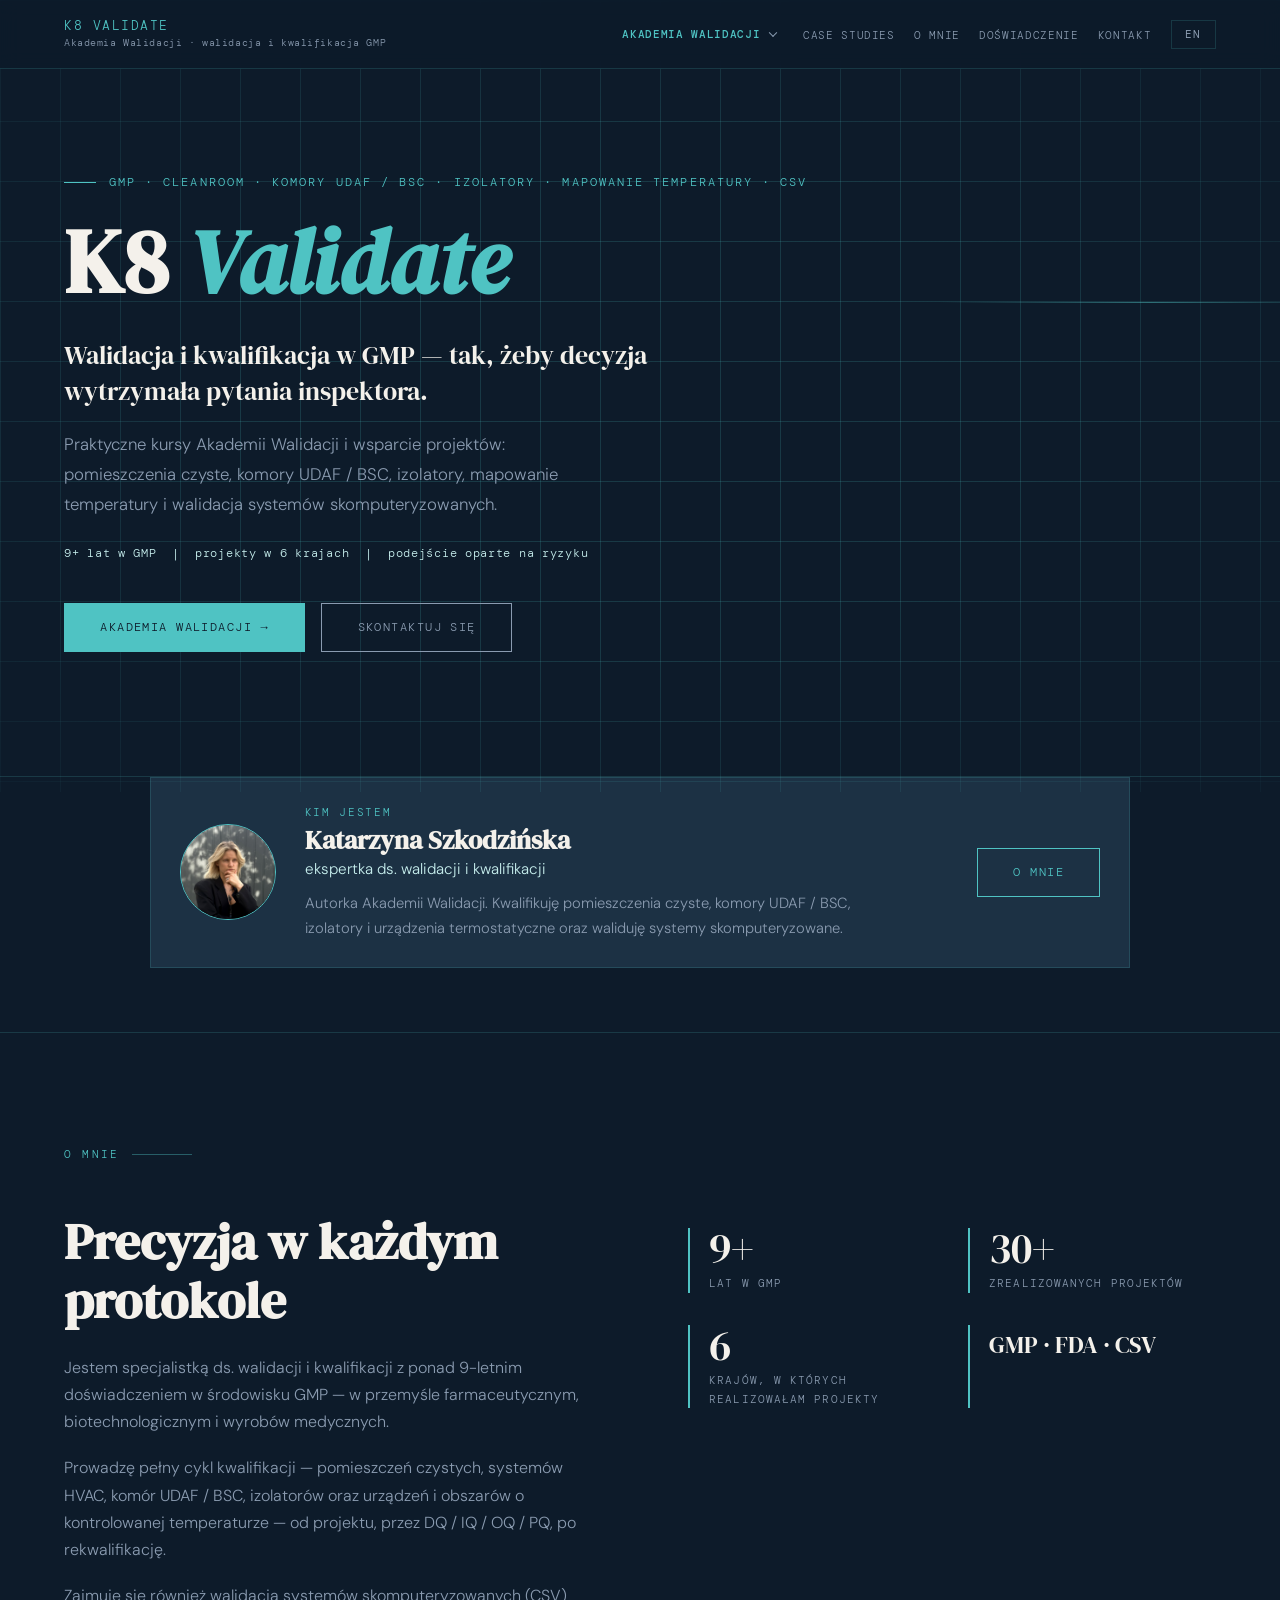
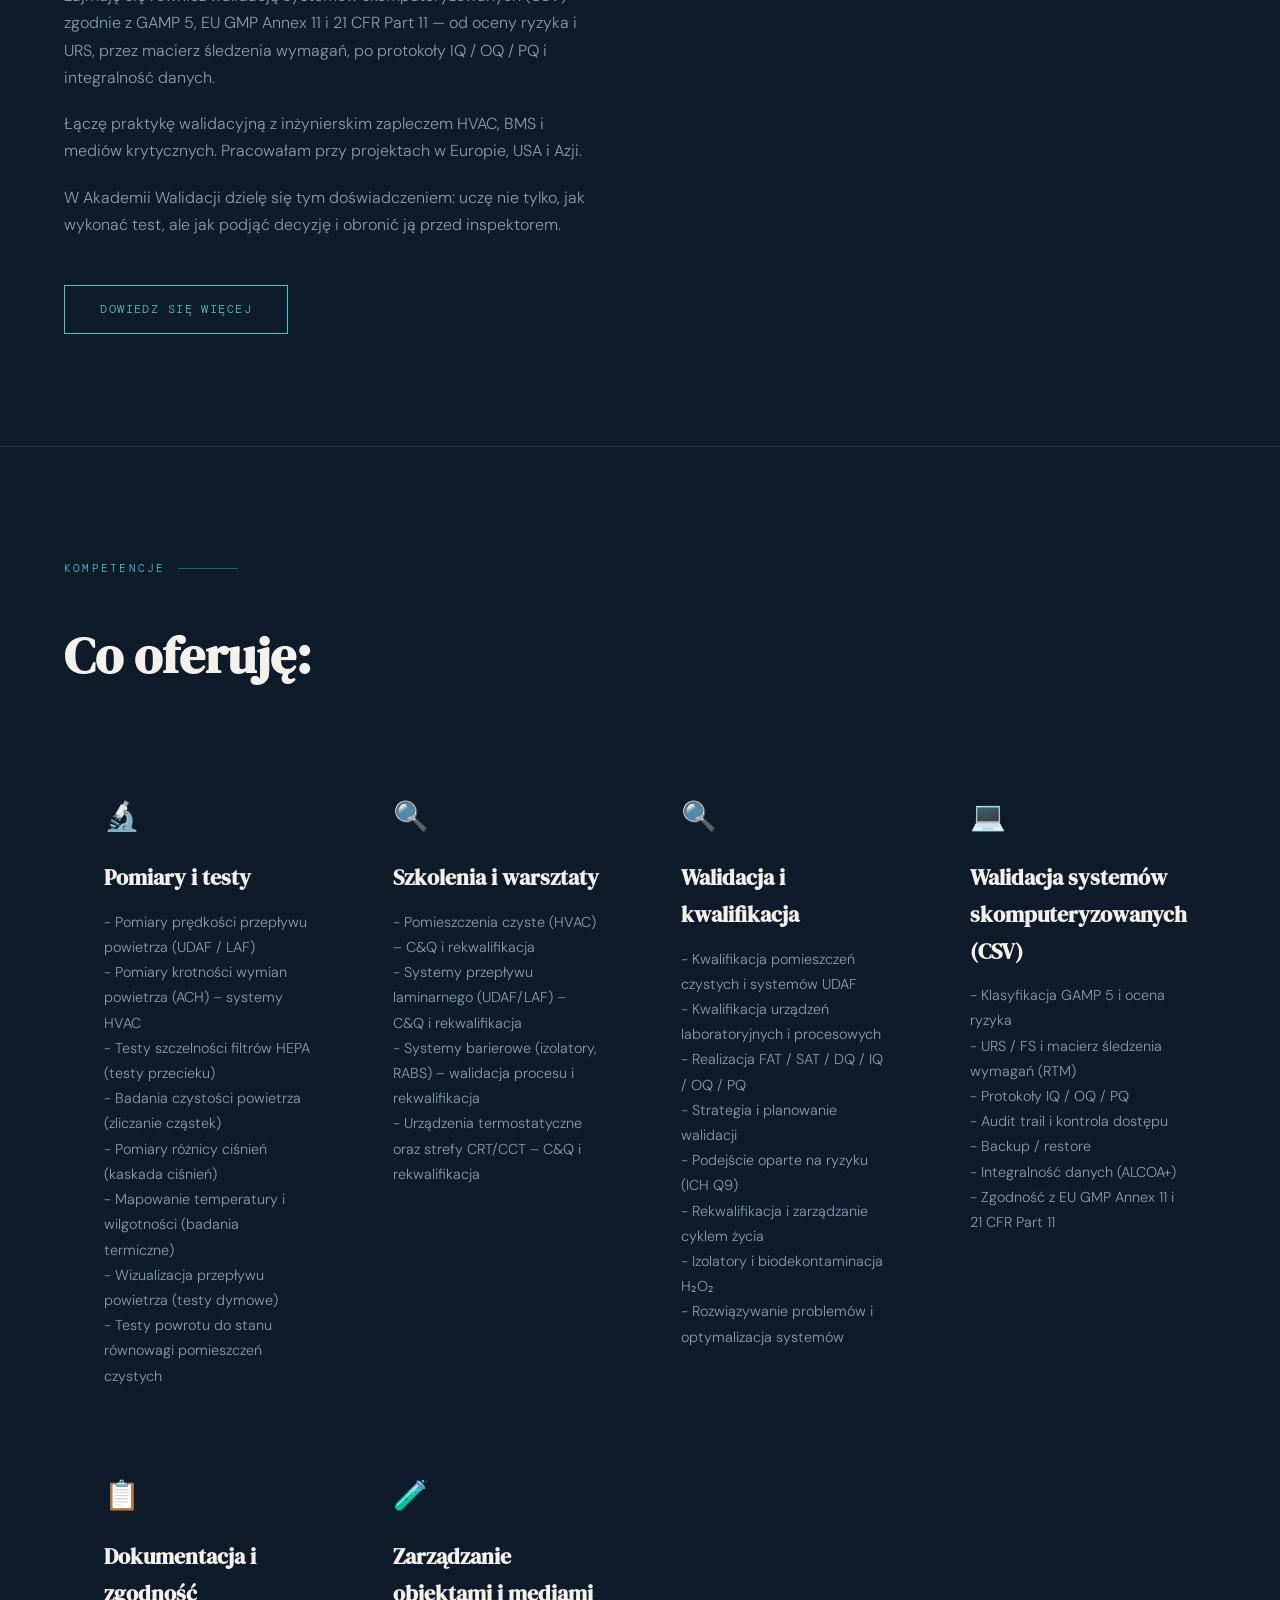
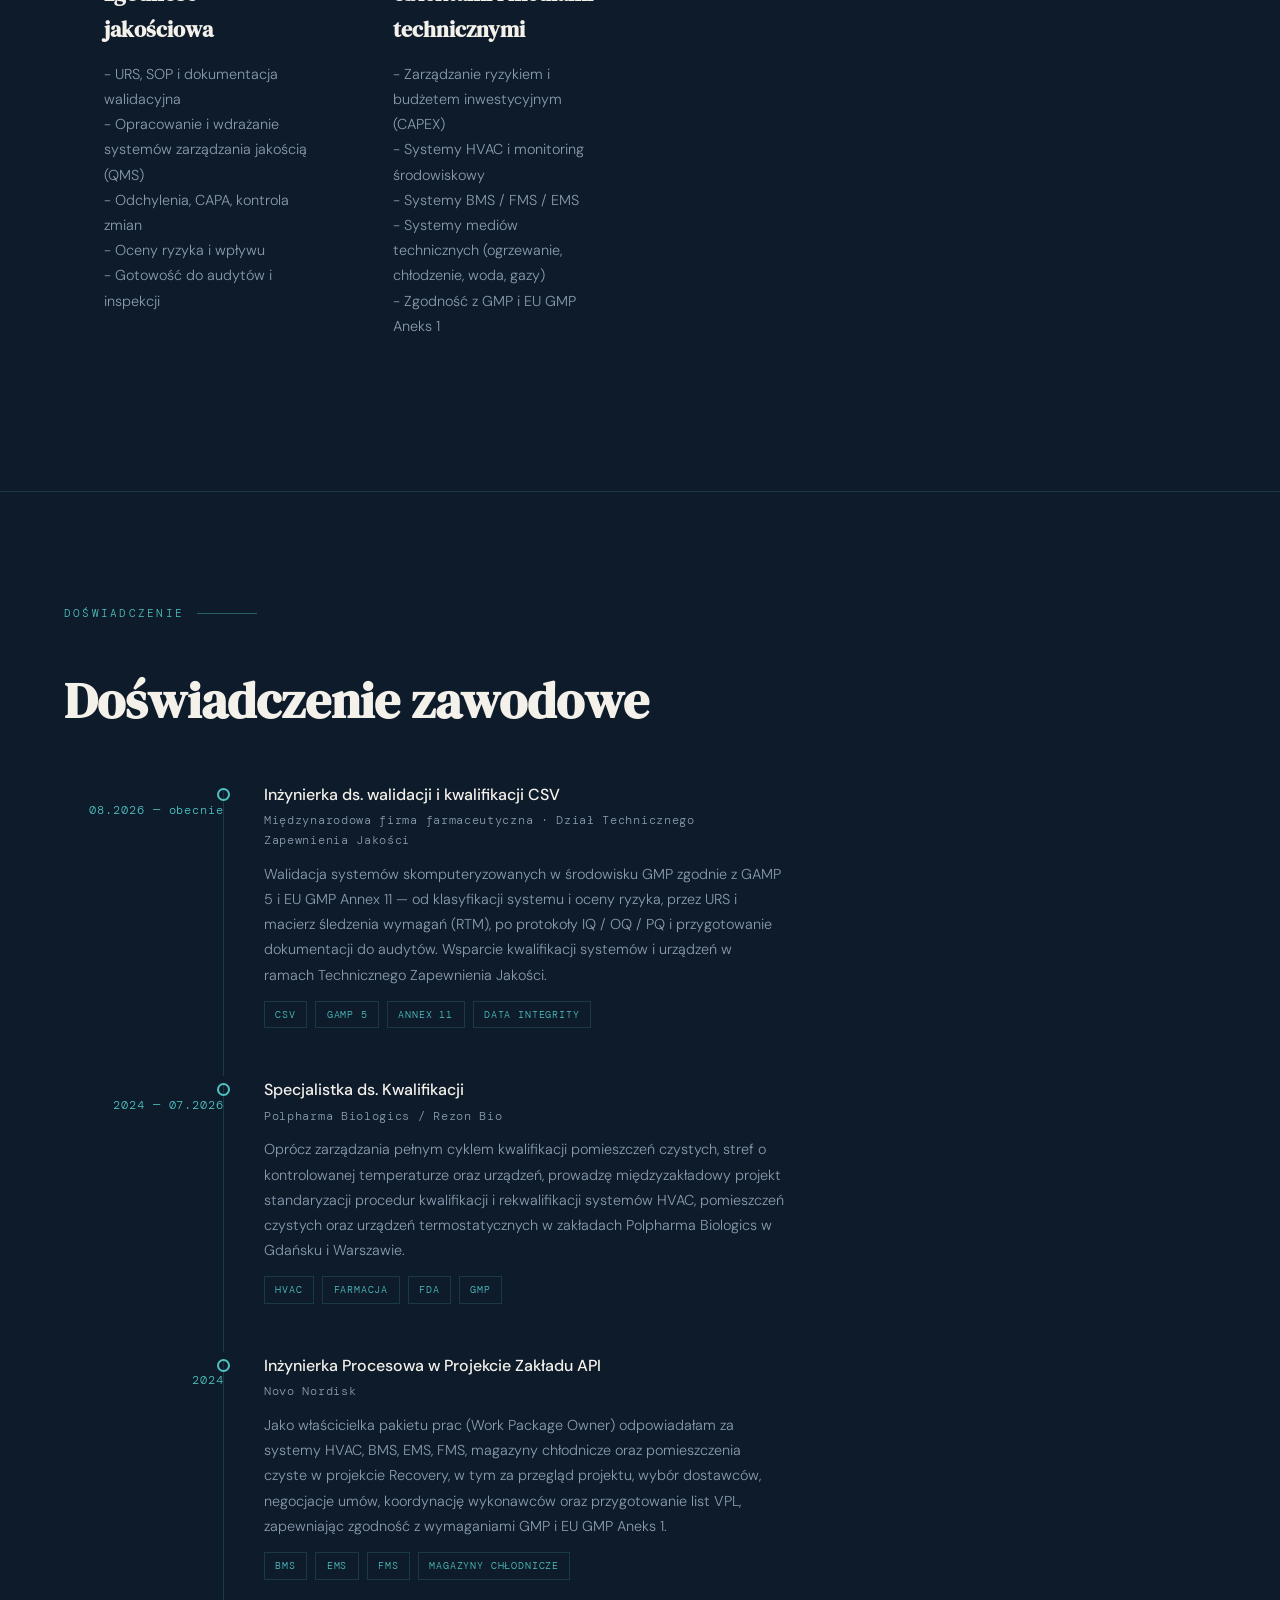
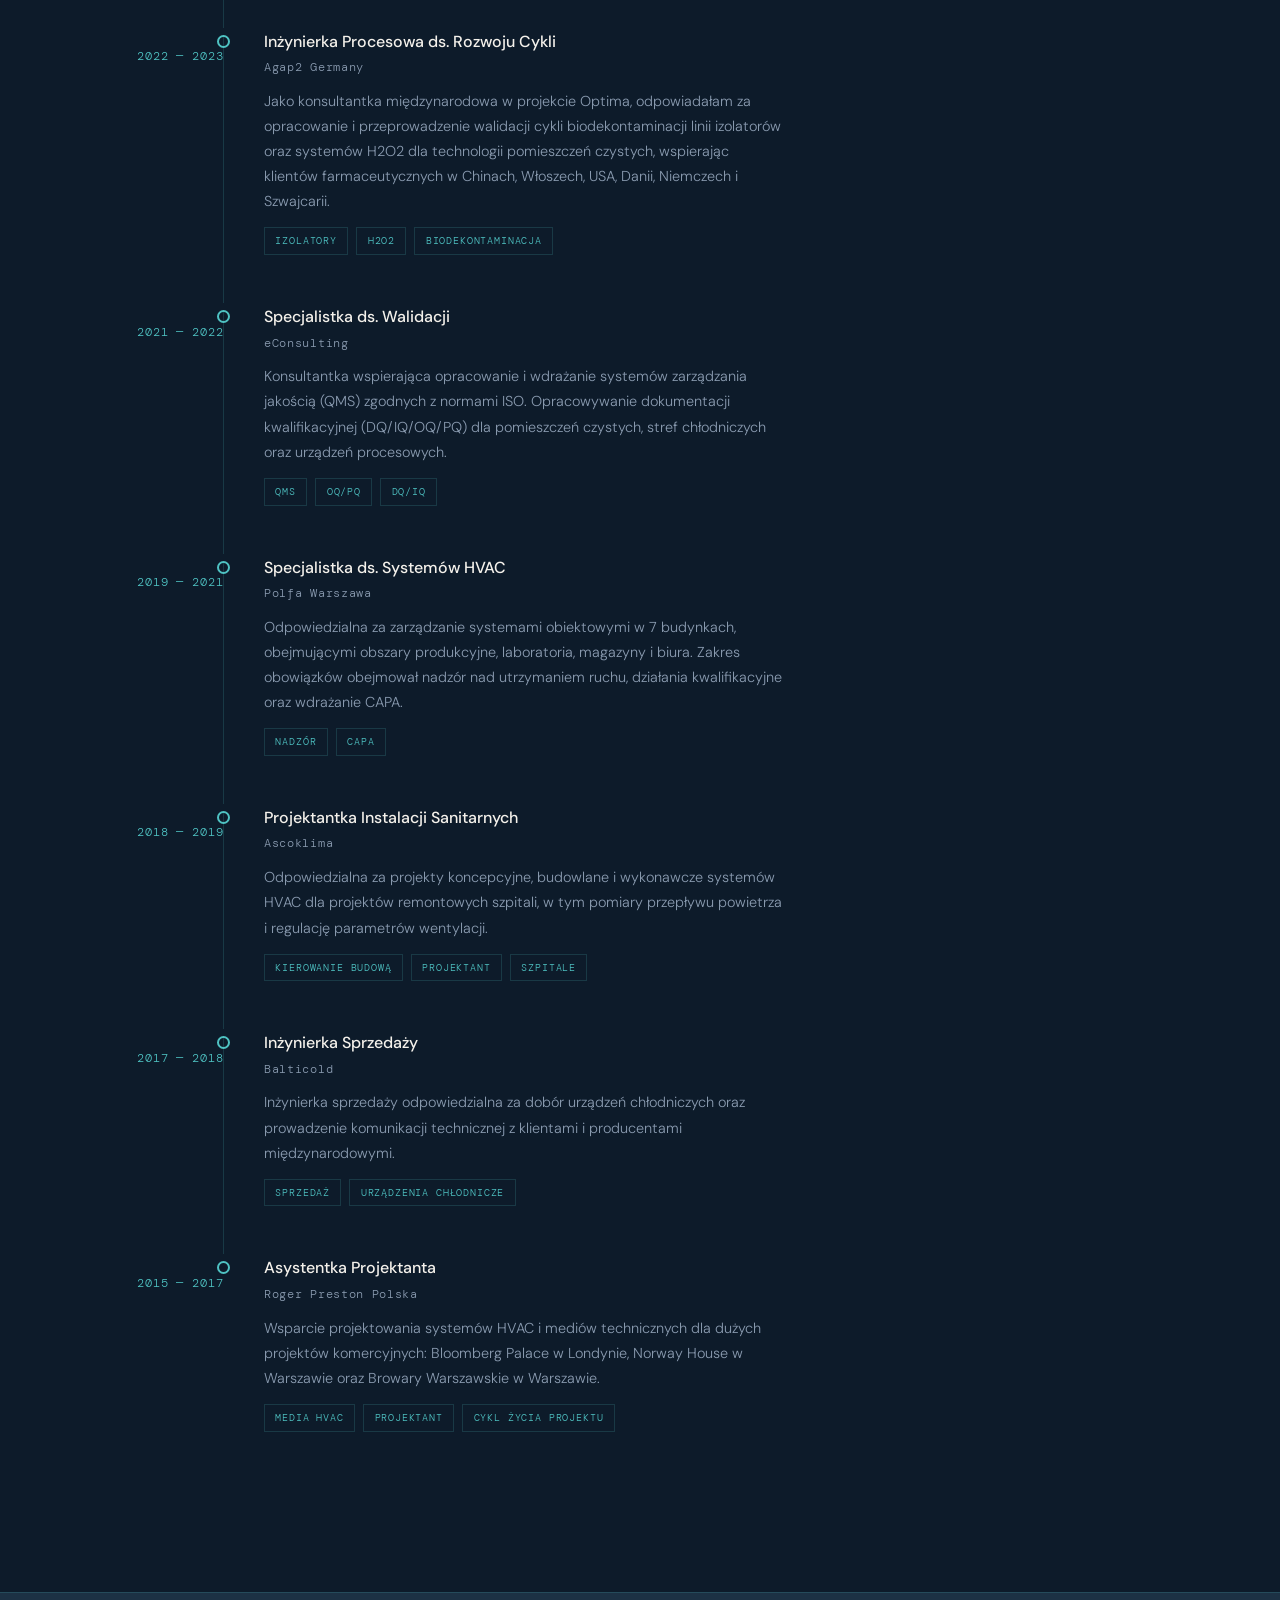
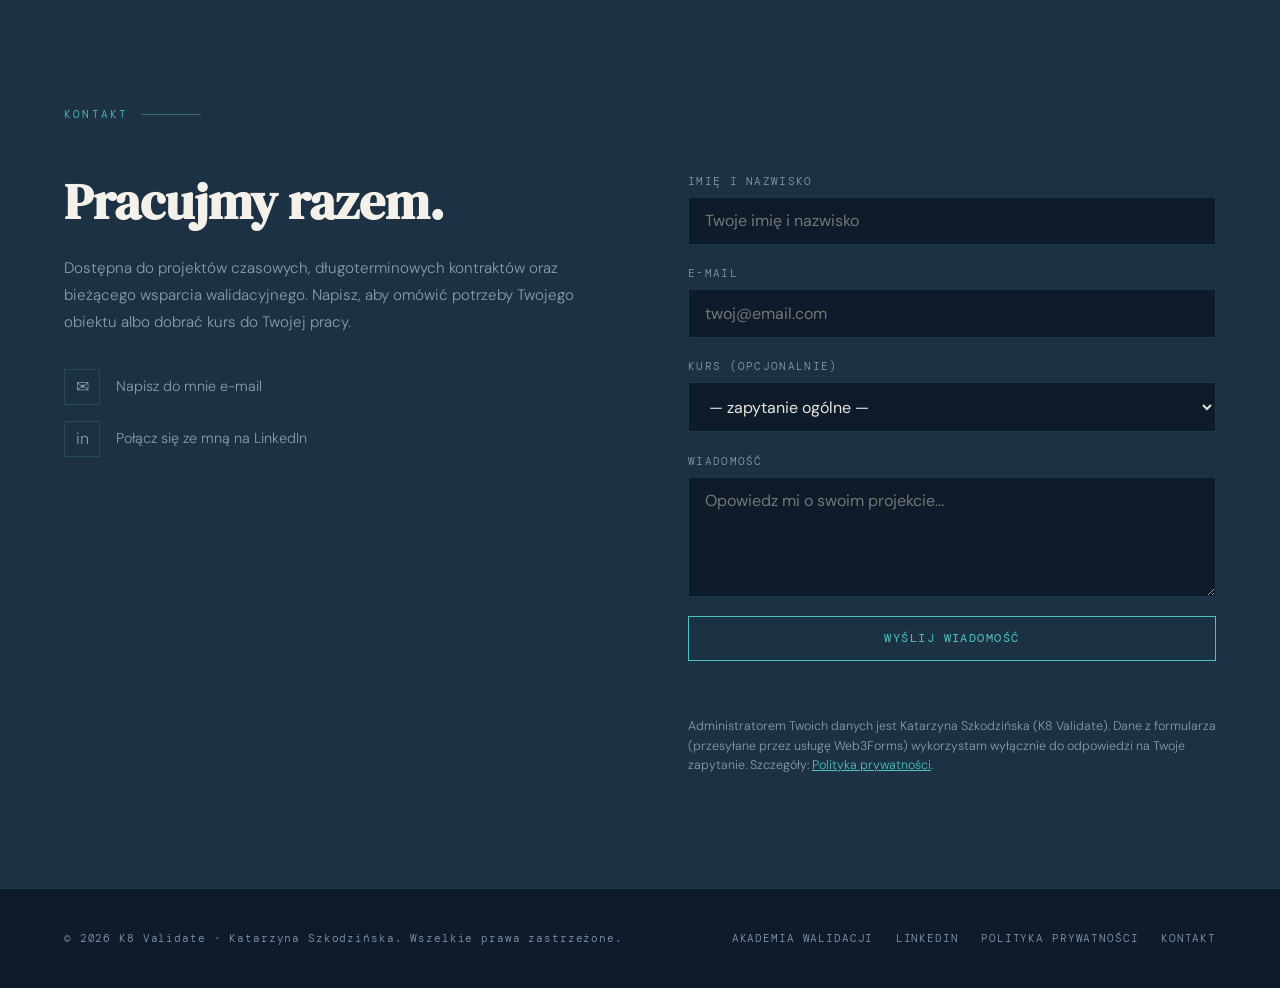
<file: index.html>
<!DOCTYPE html>
<html lang="pl">
<head>
  <meta charset="UTF-8" />
  <meta name="viewport" content="width=device-width, initial-scale=1.0"/>
  <title>K8 Validate — Akademia Walidacji i wsparcie walidacji GMP</title>
  <meta name="description" content="K8 Validate: praktyczne kursy Akademii Walidacji i wsparcie projektów — kwalifikacja pomieszczeń czystych, komór UDAF / BSC, izolatorów, mapowanie temperatury i walidacja systemów skomputeryzowanych (CSV).">
  <link rel="canonical" href="https://k8validate.com/">
  <meta property="og:type" content="website">
  <meta property="og:site_name" content="K8 Validate">
  <meta property="og:title" content="K8 Validate — Akademia Walidacji i wsparcie walidacji GMP">
  <meta property="og:description" content="Praktyczne kursy kwalifikacji i walidacji GMP oraz wsparcie projektów: cleanroom, UDAF / BSC, izolatory, mapowanie temperatury, CSV.">
  <meta property="og:url" content="https://k8validate.com/">
  <meta property="og:image" content="https://k8validate.com/assets/og-image.jpg">
  <meta name="twitter:card" content="summary_large_image">
  <link rel="preconnect" href="https://fonts.googleapis.com">
  <link href="https://fonts.googleapis.com/css2?family=DM+Serif+Display:ital@0;1&family=DM+Mono:wght@300;400;500&family=DM+Sans:wght@300;400;500&display=swap" rel="stylesheet">
  <link rel="stylesheet" href="style.css?v=7">
  <link rel="icon" type="image/png" href="assets/favicon.png">
</head>
<body>

  <!-- NAV -->
  <nav id="main-nav">
    <a class="nav-logo" href="index.html" aria-label="K8 Validate"><span class="nav-name">K8 VALIDATE</span><span class="nav-role" data-i18n="common.brand_sub">Akademia Walidacji · walidacja i kwalifikacja GMP</span></a>
    <button class="nav-toggle" id="nav-toggle" aria-label="Menu"><span></span><span></span><span></span></button>
    <ul id="nav-links">
      <li class="has-sub">
        <a href="akademia.html" class="nav-accent" data-i18n="common.nav.akademia" onclick="closeMenu()">Akademia Walidacji</a>
        <button type="button" class="sub-toggle" aria-label="Rozwiń podstrony Akademii Walidacji" aria-expanded="false"></button>
        <ul class="submenu">
          <li><a href="akademiacleanroom.html" data-i18n="common.nav.akademia_cleanroom" onclick="closeMenu()">Cleanroom i komory UDAF / BSC</a></li>
          <li><a href="akademiatermostatyki.html" data-i18n="common.nav.akademia_mapping" onclick="closeMenu()">Mapowanie temperatury</a></li>
        </ul>
      </li>
      <li><a href="/casestudies" data-i18n="common.nav.casestudies" onclick="closeMenu()">Case Studies</a></li>
      <li><a href="/about" data-i18n="common.nav.about" onclick="closeMenu()">O mnie</a></li>
      <li><a href="index.html#experience" data-i18n="common.nav.experience" onclick="closeMenu()">Doświadczenie</a></li>
      <li><a href="index.html#contact" data-i18n="common.nav.contact" onclick="closeMenu()">Kontakt</a></li>
      <li><button type="button" class="lang-toggle" id="lang-toggle" aria-label="Zmień język / Switch language">EN</button></li>
    </ul>
  </nav>

  <!-- HERO -->
  <section id="hero">
    <div class="hero-grid-bg"></div>
    <div class="hero-accent-line"></div>
    <div class="hero-content">
      <div class="hero-tag" data-i18n="index.hero.tag">GMP · Cleanroom · Komory UDAF / BSC · Izolatory · Mapowanie temperatury · CSV</div>
      <h1>K8 <em>Validate</em></h1>
      <p class="hero-lead" data-i18n="index.hero.lead">Walidacja i kwalifikacja w GMP — tak, żeby decyzja wytrzymała pytania inspektora.</p>
      <p class="hero-sub" data-i18n="index.hero.sub">Praktyczne kursy Akademii Walidacji i wsparcie projektów: pomieszczenia czyste, komory UDAF / BSC, izolatory, mapowanie temperatury i walidacja systemów skomputeryzowanych.</p>
      <p class="hero-badges" data-i18n-html="index.hero.badges">9+ lat w GMP&nbsp;&nbsp;|&nbsp;&nbsp;projekty w 6 krajach&nbsp;&nbsp;|&nbsp;&nbsp;podejście oparte na ryzyku</p>
      <div class="hero-buttons">
        <a href="akademia.html" class="btn btn-solid" data-i18n="index.hero.btnAcademy">Akademia Walidacji →</a>
        <a href="#contact" class="btn btn-ghost" data-i18n="index.hero.btnContact">Skontaktuj się</a>
      </div>
    </div>
  </section>

  <!-- KIM JESTEM -->
  <section id="whoami">
    <div class="whoami fade-in">
      <div class="whoami-photo"><img src="assets/k8_portrait.jpg" alt="Katarzyna Szkodzińska" onerror="this.parentNode.classList.add('no-img');this.remove()"><span aria-hidden="true">KS</span></div>
      <div class="whoami-text">
        <div class="whoami-label" data-i18n="index.whoami.label">Kim jestem</div>
        <h2>Katarzyna Szkodzińska</h2>
        <p class="whoami-role" data-i18n="index.whoami.role">ekspertka ds. walidacji i kwalifikacji</p>
        <p data-i18n="index.whoami.text">Autorka Akademii Walidacji. Kwalifikuję pomieszczenia czyste, komory UDAF / BSC, izolatory i urządzenia termostatyczne oraz waliduję systemy skomputeryzowane.</p>
      </div>
      <a href="/about" class="btn" data-i18n="index.whoami.btn">O mnie</a>
    </div>
  </section>

  <!-- ABOUT -->
  <section id="about">
    <div class="section-label" data-i18n="index.about.label">O mnie</div>
    <div class="about-layout">
      <div class="about-text fade-in">
        <h2 data-i18n="index.about.title">Precyzja w każdym protokole</h2>
        <p data-i18n="index.about.p1">Jestem specjalistką ds. walidacji i kwalifikacji z ponad 9-letnim doświadczeniem w środowisku GMP — w przemyśle farmaceutycznym, biotechnologicznym i wyrobów medycznych.</p>
        <p data-i18n="index.about.p2">Prowadzę pełny cykl kwalifikacji — pomieszczeń czystych, systemów HVAC, komór UDAF / BSC, izolatorów oraz urządzeń i obszarów o kontrolowanej temperaturze — od projektu, przez DQ / IQ / OQ / PQ, po rekwalifikację.</p>
        <p data-i18n="index.about.p3">Zajmuję się również walidacją systemów skomputeryzowanych (CSV) zgodnie z GAMP 5, EU GMP Annex 11 i 21 CFR Part 11 — od oceny ryzyka i URS, przez macierz śledzenia wymagań, po protokoły IQ / OQ / PQ i integralność danych.</p>
        <p data-i18n="index.about.p4">Łączę praktykę walidacyjną z inżynierskim zapleczem HVAC, BMS i mediów krytycznych. Pracowałam przy projektach w Europie, USA i Azji.</p>
        <p data-i18n="index.about.p5">W Akademii Walidacji dzielę się tym doświadczeniem: uczę nie tylko, jak wykonać test, ale jak podjąć decyzję i obronić ją przed inspektorem.</p>
        <br>
        <a href="/about" class="btn" data-i18n="index.about.learnMore">Dowiedz się więcej</a>
      </div>
      <div class="about-stats fade-in">
        <div class="stat"><div class="stat-number">9+</div><div class="stat-label" data-i18n="index.about.stat1Label">lat w GMP</div></div>
        <div class="stat"><div class="stat-number">30+</div><div class="stat-label" data-i18n="index.about.stat2Label">zrealizowanych projektów</div></div>
        <div class="stat"><div class="stat-number">6</div><div class="stat-label" data-i18n="index.about.stat3Label">krajów, w których realizowałam projekty</div></div>
        <div class="stat"><div class="stat-number compact">GMP · FDA · CSV</div></div>
      </div>
    </div>
  </section>

  <!-- EXPERTISE -->
  <section id="expertise">
    <div class="section-label" data-i18n="index.expertise.label">Kompetencje</div>
    <h2 class="fade-in" data-i18n="index.expertise.title">Co oferuję:</h2>
    <br>
    <div class="services-grid">
      <div class="service-card fade-in">
        <div class="service-icon">🔬</div>
        <h3 data-i18n="index.expertise.card1.title">Pomiary i testy</h3>
        <p data-i18n-html="index.expertise.card1.body">- Pomiary prędkości przepływu powietrza (UDAF / LAF)<br>- Pomiary krotności wymian powietrza (ACH) – systemy HVAC<br>- Testy szczelności filtrów HEPA (testy przecieku)<br>- Badania czystości powietrza (zliczanie cząstek)<br>- Pomiary różnicy ciśnień (kaskada ciśnień)<br>- Mapowanie temperatury i wilgotności (badania termiczne)<br>- Wizualizacja przepływu powietrza (testy dymowe)<br>- Testy powrotu do stanu równowagi pomieszczeń czystych</p>
      </div>
      <div class="service-card fade-in">
        <div class="service-icon">🔍</div>
        <h3 data-i18n="index.expertise.card2.title">Szkolenia i warsztaty</h3>
        <p data-i18n-html="index.expertise.card2.body">- Pomieszczenia czyste (HVAC) – C&amp;Q i rekwalifikacja<br>- Systemy przepływu laminarnego (UDAF/LAF) – C&amp;Q i rekwalifikacja<br>- Systemy barierowe (izolatory, RABS) – walidacja procesu i rekwalifikacja<br>- Urządzenia termostatyczne oraz strefy CRT/CCT – C&amp;Q i rekwalifikacja</p>
      </div>
      <div class="service-card fade-in">
        <div class="service-icon">🔍</div>
        <h3 data-i18n="index.expertise.card3.title">Walidacja i kwalifikacja</h3>
        <p data-i18n-html="index.expertise.card3.body">- Kwalifikacja pomieszczeń czystych i systemów UDAF<br>- Kwalifikacja urządzeń laboratoryjnych i procesowych<br>- Realizacja FAT / SAT / DQ / IQ / OQ / PQ<br>- Strategia i planowanie walidacji<br>- Podejście oparte na ryzyku (ICH Q9)<br>- Rekwalifikacja i zarządzanie cyklem życia<br>- Izolatory i biodekontaminacja H₂O₂<br>- Rozwiązywanie problemów i optymalizacja systemów</p>
      </div>
      <div class="service-card fade-in">
        <div class="service-icon">💻</div>
        <h3 data-i18n="index.expertise.csv.title">Walidacja systemów skomputeryzowanych (CSV)</h3>
        <p data-i18n-html="index.expertise.csv.body">- Klasyfikacja GAMP 5 i ocena ryzyka<br>- URS / FS i macierz śledzenia wymagań (RTM)<br>- Protokoły IQ / OQ / PQ<br>- Audit trail i kontrola dostępu<br>- Backup / restore<br>- Integralność danych (ALCOA+)<br>- Zgodność z EU GMP Annex 11 i 21 CFR Part 11</p>
      </div>
      <div class="service-card fade-in">
        <div class="service-icon">📋</div>
        <h3 data-i18n="index.expertise.card4.title">Dokumentacja i zgodność jakościowa</h3>
        <p data-i18n-html="index.expertise.card4.body">- URS, SOP i dokumentacja walidacyjna<br>- Opracowanie i wdrażanie systemów zarządzania jakością (QMS)<br>- Odchylenia, CAPA, kontrola zmian<br>- Oceny ryzyka i wpływu<br>- Gotowość do audytów i inspekcji</p>
      </div>
      <div class="service-card fade-in">
        <div class="service-icon">🧪</div>
        <h3 data-i18n="index.expertise.card5.title">Zarządzanie obiektami i mediami technicznymi</h3>
        <p data-i18n-html="index.expertise.card5.body">- Zarządzanie ryzykiem i budżetem inwestycyjnym (CAPEX)<br>- Systemy HVAC i monitoring środowiskowy<br>- Systemy BMS / FMS / EMS<br>- Systemy mediów technicznych (ogrzewanie, chłodzenie, woda, gazy)<br>- Zgodność z GMP i EU GMP Aneks 1</p>
      </div>
    </div>
  </section>

  <!-- EXPERIENCE -->
  <section id="experience">
    <div class="section-label" data-i18n="index.experience.label">Doświadczenie</div>
    <h2 class="fade-in" data-i18n="index.experience.title">Doświadczenie zawodowe</h2>
    <br>
    <div class="timeline">

      <div class="timeline-item fade-in">
        <div class="timeline-date"><br><span data-i18n="index.experience.item0.date">08.2026 — obecnie</span><br></div>
        <div class="timeline-dot"></div>
        <div class="timeline-body">
          <h3 data-i18n="index.experience.item0.role">Inżynierka ds. walidacji i kwalifikacji CSV</h3>
          <div class="timeline-company" data-i18n="index.experience.item0.company">Międzynarodowa firma farmaceutyczna · Dział Technicznego Zapewnienia Jakości</div>
          <p data-i18n="index.experience.item0.body">Walidacja systemów skomputeryzowanych w środowisku GMP zgodnie z GAMP 5 i EU GMP Annex 11 — od klasyfikacji systemu i oceny ryzyka, przez URS i macierz śledzenia wymagań (RTM), po protokoły IQ / OQ / PQ i przygotowanie dokumentacji do audytów. Wsparcie kwalifikacji systemów i urządzeń w ramach Technicznego Zapewnienia Jakości.</p>
          <div class="tags"><span class="tag">CSV</span><span class="tag">GAMP 5</span><span class="tag">Annex 11</span><span class="tag">Data Integrity</span></div>
        </div>
      </div>

      <div class="timeline-item fade-in">
        <div class="timeline-date"><br>2024 — 07.2026<br></div>
        <div class="timeline-dot"></div>
        <div class="timeline-body">
          <h3 data-i18n="index.experience.item1.role">Specjalistka ds. Kwalifikacji</h3>
          <div class="timeline-company">Polpharma Biologics / Rezon Bio</div>
          <p data-i18n="index.experience.item1.body">Oprócz zarządzania pełnym cyklem kwalifikacji pomieszczeń czystych, stref o kontrolowanej temperaturze oraz urządzeń, prowadzę międzyzakładowy projekt standaryzacji procedur kwalifikacji i rekwalifikacji systemów HVAC, pomieszczeń czystych oraz urządzeń termostatycznych w zakładach Polpharma Biologics w Gdańsku i Warszawie.</p>
          <div class="tags"><span class="tag">HVAC</span><span class="tag" data-i18n="index.tags.Pharma">Farmacja</span><span class="tag">FDA</span><span class="tag">GMP</span></div>
        </div>
      </div>

      <div class="timeline-item fade-in">
        <div class="timeline-date"><br>2024<br></div>
        <div class="timeline-dot"></div>
        <div class="timeline-body">
          <h3 data-i18n="index.experience.item2.role">Inżynierka Procesowa w Projekcie Zakładu API</h3>
          <div class="timeline-company">Novo Nordisk</div>
          <p data-i18n="index.experience.item2.body">Jako właścicielka pakietu prac (Work Package Owner) odpowiadałam za systemy HVAC, BMS, EMS, FMS, magazyny chłodnicze oraz pomieszczenia czyste w projekcie Recovery, w tym za przegląd projektu, wybór dostawców, negocjacje umów, koordynację wykonawców oraz przygotowanie list VPL, zapewniając zgodność z wymaganiami GMP i EU GMP Aneks 1.</p>
          <div class="tags"><span class="tag">BMS</span><span class="tag">EMS</span><span class="tag">FMS</span><span class="tag" data-i18n="index.tags.Cold_Storage">Magazyny chłodnicze</span></div>
        </div>
      </div>

      <div class="timeline-item fade-in">
        <div class="timeline-date"><br>2022 — 2023<br></div>
        <div class="timeline-dot"></div>
        <div class="timeline-body">
          <h3 data-i18n="index.experience.item3.role">Inżynierka Procesowa ds. Rozwoju Cykli</h3>
          <div class="timeline-company">Agap2 Germany</div>
          <p data-i18n="index.experience.item3.body">Jako konsultantka międzynarodowa w projekcie Optima, odpowiadałam za opracowanie i przeprowadzenie walidacji cykli biodekontaminacji linii izolatorów oraz systemów H2O2 dla technologii pomieszczeń czystych, wspierając klientów farmaceutycznych w Chinach, Włoszech, USA, Danii, Niemczech i Szwajcarii.</p>
          <div class="tags"><span class="tag" data-i18n="index.tags.Isolator">Izolatory</span><span class="tag">H2O2</span><span class="tag" data-i18n="index.tags.Bio_Decontamination">Biodekontaminacja</span></div>
        </div>
      </div>

      <div class="timeline-item fade-in">
        <div class="timeline-date"><br>2021 — 2022<br></div>
        <div class="timeline-dot"></div>
        <div class="timeline-body">
          <h3 data-i18n="index.experience.item4.role">Specjalistka ds. Walidacji</h3>
          <div class="timeline-company">eConsulting</div>
          <p data-i18n="index.experience.item4.body">Konsultantka wspierająca opracowanie i wdrażanie systemów zarządzania jakością (QMS) zgodnych z normami ISO. Opracowywanie dokumentacji kwalifikacyjnej (DQ/IQ/OQ/PQ) dla pomieszczeń czystych, stref chłodniczych oraz urządzeń procesowych.</p>
          <div class="tags"><span class="tag">QMS</span><span class="tag">OQ/PQ</span><span class="tag">DQ/IQ</span></div>
        </div>
      </div>

      <div class="timeline-item fade-in">
        <div class="timeline-date"><br>2019 — 2021<br></div>
        <div class="timeline-dot"></div>
        <div class="timeline-body">
          <h3 data-i18n="index.experience.item5.role">Specjalistka ds. Systemów HVAC</h3>
          <div class="timeline-company">Polfa Warszawa</div>
          <p data-i18n="index.experience.item5.body">Odpowiedzialna za zarządzanie systemami obiektowymi w 7 budynkach, obejmującymi obszary produkcyjne, laboratoria, magazyny i biura. Zakres obowiązków obejmował nadzór nad utrzymaniem ruchu, działania kwalifikacyjne oraz wdrażanie CAPA.</p>
          <div class="tags"><span class="tag" data-i18n="index.tags.Supervision">Nadzór</span><span class="tag">CAPA</span></div>
        </div>
      </div>

      <div class="timeline-item fade-in">
        <div class="timeline-date"><br>2018 — 2019<br></div>
        <div class="timeline-dot"></div>
        <div class="timeline-body">
          <h3 data-i18n="index.experience.item6.role">Projektantka Instalacji Sanitarnych</h3>
          <div class="timeline-company">Ascoklima</div>
          <p data-i18n="index.experience.item6.body">Odpowiedzialna za projekty koncepcyjne, budowlane i wykonawcze systemów HVAC dla projektów remontowych szpitali, w tym pomiary przepływu powietrza i regulację parametrów wentylacji.</p>
          <div class="tags"><span class="tag" data-i18n="index.tags.Construction_Lead">Kierowanie budową</span><span class="tag" data-i18n="index.tags.Designer">Projektant</span><span class="tag" data-i18n="index.tags.Hospitals">Szpitale</span></div>
        </div>
      </div>

      <div class="timeline-item fade-in">
        <div class="timeline-date"><br>2017 — 2018<br></div>
        <div class="timeline-dot"></div>
        <div class="timeline-body">
          <h3 data-i18n="index.experience.item7.role">Inżynierka Sprzedaży</h3>
          <div class="timeline-company">Balticold</div>
          <p data-i18n="index.experience.item7.body">Inżynierka sprzedaży odpowiedzialna za dobór urządzeń chłodniczych oraz prowadzenie komunikacji technicznej z klientami i producentami międzynarodowymi.</p>
          <div class="tags"><span class="tag" data-i18n="index.tags.Sales">Sprzedaż</span><span class="tag" data-i18n="index.tags.Refrigeration_Equipment">Urządzenia chłodnicze</span></div>
        </div>
      </div>

      <div class="timeline-item fade-in">
        <div class="timeline-date"><br>2015 — 2017<br></div>
        <div class="timeline-dot"></div>
        <div class="timeline-body">
          <h3 data-i18n="index.experience.item8.role">Asystentka Projektanta</h3>
          <div class="timeline-company">Roger Preston Polska</div>
          <p data-i18n="index.experience.item8.body">Wsparcie projektowania systemów HVAC i mediów technicznych dla dużych projektów komercyjnych: Bloomberg Palace w Londynie, Norway House w Warszawie oraz Browary Warszawskie w Warszawie.</p>
          <div class="tags"><span class="tag" data-i18n="index.tags.HVAC_Utilities">Media HVAC</span><span class="tag" data-i18n="index.tags.Designer">Projektant</span><span class="tag" data-i18n="index.tags.Project_Lifecycle">Cykl życia projektu</span></div>
        </div>
      </div>

    </div>
  </section>

  <!-- CONTACT -->
  <section id="contact">
    <div class="section-label" data-i18n="index.contact.label">Kontakt</div>
    <div class="contact-layout">
      <div class="contact-info fade-in">
        <h2 data-i18n="index.contact.title">Pracujmy razem.</h2>
        <p data-i18n="index.contact.body">Dostępna do projektów czasowych, długoterminowych kontraktów oraz bieżącego wsparcia walidacyjnego. Napisz, aby omówić potrzeby Twojego obiektu albo dobrać kurs do Twojej pracy.</p>
        <div class="contact-links">
          <a href="mailto:contact@k8validate.com" class="contact-link">
            <div class="contact-link-icon">✉</div>
            <span data-i18n="index.contact.emailLink">Napisz do mnie e-mail</span>
          </a>
          <a href="https://www.linkedin.com/in/katarzyna-szkodzi%C5%84ska-644b66b4/" class="contact-link" target="_blank" rel="noopener">
            <div class="contact-link-icon">in</div>
            <span data-i18n="index.contact.linkedinLink">Połącz się ze mną na LinkedIn</span>
          </a>
        </div>
      </div>
      <form class="contact-form fade-in" id="contact-form" novalidate>
        <div class="form-group">
          <label for="name" data-i18n="index.contact.formName">Imię i nazwisko</label>
          <input type="text" id="name" autocomplete="name" placeholder="Twoje imię i nazwisko" data-i18n-placeholder="index.contact.formNamePlaceholder" />
        </div>
        <div class="form-group">
          <label for="email" data-i18n="index.contact.formEmail">E-mail</label>
          <input type="email" id="email" autocomplete="email" placeholder="twoj@email.com" data-i18n-placeholder="index.contact.formEmailPlaceholder" />
        </div>
        <div class="form-group">
          <label for="course" data-i18n="index.contact.formCourse">Kurs (opcjonalnie)</label>
          <select id="course"><option value="" data-i18n="index.contact.courseNone">— zapytanie ogólne —</option><optgroup label="Kursy pełne" data-i18n-label="index.contact.groupFull"><option value="Kurs 1" data-en="Kurs 1 · Cleanroom Qualification and Requalification">Kurs 1 · Kwalifikacja i rekwalifikacja pomieszczeń czystych</option><option value="Kurs 2" data-en="Kurs 2 · UDAF and Class II BSC Qualification and Requalification">Kurs 2 · Kwalifikacja i rekwalifikacja komór laminarnych UDAF / BSC klasy II</option><option value="Kurs 3" data-en="Kurs 3 · Isolators and Barrier Systems — Qualification and Validation">Kurs 3 · Izolatory i systemy barierowe — kwalifikacja i walidacja</option><option value="Kurs 4" data-en="Kurs 4 · Temperature Mapping — Qualification and Requalification of Equipment and Areas">Kurs 4 · Mapowanie temperatury — kwalifikacja i rekwalifikacja urządzeń i obszarów</option></optgroup><optgroup label="Kursy specjalistyczne" data-i18n-label="index.contact.groupSpec"><option value="CS" data-en="CS · 22 Case Studies — Cleanroom &amp; UDAF">CS · 22 Case Studies — Cleanroom i UDAF</option><option value="GD" data-en="GD · GMP Detective — Inspection Simulation">GD · GMP Detective — symulacja inspekcji</option></optgroup><optgroup label="Ścieżka: Cleanroom i komory UDAF / BSC" data-i18n-label="index.contact.groupClean"><option value="A1" data-en="A1 · HEPA Filter Integrity Testing">A1 · Integralność filtrów HEPA</option><option value="A2" data-en="A2 · Downflow and Inflow Measurement">A2 · Pomiar Downflow i Inflow</option><option value="A3" data-en="A3 · Airflow Visualization in UDAF / Class II BSC">A3 · Wizualizacja przepływu UDAF / BSC</option><option value="A4" data-en="A4 · Downflow vs Inflow — Interpretation">A4 · Downflow vs Inflow — interpretacja</option><option value="E2" data-en="E2 · Class II BSC Exhaust HEPA Filter">E2 · Filtr wyciągowy BSC klasy II</option><option value="E3" data-en="E3 · Aseptic Technique in the Critical Zone">E3 · Technika aseptyczna pod komorą</option><option value="B1" data-en="B1 · Airborne Particle Classification (ISO 14644-1)">B1 · Klasyfikacja cząstek ISO 14644-1</option><option value="B2" data-en="B2 · Supply Airflow and ACH">B2 · Strumień nawiewu i ACH</option><option value="B3" data-en="B3 · Cleanroom Airflow Visualization">B3 · Wizualizacja przepływu w cleanroomie</option><option value="B4" data-en="B4 · Differential Pressure and Pressure Cascades">B4 · Nadciśnienie i kaskada ciśnień</option><option value="D1" data-en="D1 · UDAF Requalification">D1 · Rekwalifikacja UDAF</option><option value="D2" data-en="D2 · Cleanroom Requalification">D2 · Rekwalifikacja cleanroomu</option></optgroup><optgroup label="Ścieżka: Mapowanie temperatury" data-i18n-label="index.contact.groupMap"><option value="MK1" data-en="MK1 · Temperature Mapping Step by Step">MK1 · Mapowanie temperatury krok po kroku</option><option value="MK7a" data-en="MK7a · Mapping Warehouses and Cold Rooms: Where to Place the Sensors">MK7a · Mapowanie magazynów i chłodni: gdzie rozmieścić czujniki?</option><option value="MK7b" data-en="MK7b · Mapping Refrigerators, Freezers and Incubators: Where to Place the Sensors">MK7b · Mapowanie lodówek, zamrażarek i inkubatorów: gdzie rozmieścić czujniki?</option><option value="MK7c" data-en="MK7c · Vehicle mapping — where to place the sensors?">MK7c · Mapowanie pojazdów — gdzie rozmieścić czujniki?</option><option value="MK6" data-en="MK6 · From Data to Decision: Mapping Analysis and Report">MK6 · Od danych do decyzji: analiza mapowania i raport</option><option value="MK5" data-en="MK5 · Requalification After Relocation, Failure or Repair">MK5 · Rekwalifikacja po przeniesieniu, awarii lub naprawie</option></optgroup></select>
        </div>
        <div class="form-group">
          <label for="message" data-i18n="index.contact.formMessage">Wiadomość</label>
          <textarea id="message" placeholder="Opowiedz mi o swoim projekcie..." data-i18n-placeholder="index.contact.formMessagePlaceholder"></textarea>
        </div>
        <input type="checkbox" name="botcheck" id="botcheck" tabindex="-1" autocomplete="off" style="display:none" aria-hidden="true" />
        <button type="submit" class="btn" id="send-btn" data-i18n="index.contact.sendBtn">Wyślij wiadomość</button>
        <p class="form-status" id="form-status" role="status" aria-live="polite"></p>
        <p class="form-note" data-i18n-html="index.contact.privacyNote">Administratorem Twoich danych jest Katarzyna Szkodzińska (K8 Validate). Dane z formularza (przesyłane przez usługę Web3Forms) wykorzystam wyłącznie do odpowiedzi na Twoje zapytanie. Szczegóły: <a href="polityka-prywatnosci.html">Polityka prywatności</a>.</p>
      </form>
    </div>
  </section>

  <footer>
    <p data-i18n="common.footer">© 2026 K8 Validate · Katarzyna Szkodzińska. Wszelkie prawa zastrzeżone.</p>
    <p class="foot-links"><a href="akademia.html" data-i18n="common.nav.akademia">Akademia Walidacji</a><a href="https://www.linkedin.com/in/katarzyna-szkodzi%C5%84ska-644b66b4/" target="_blank" rel="noopener">LinkedIn</a><a href="polityka-prywatnosci.html" data-i18n="common.privacy">Polityka prywatności</a><a href="index.html#contact" data-i18n="common.nav.contact">Kontakt</a></p>
  </footer>

  <script src="assets/i18n.js?v=7"></script>
  <script>
    // ── Hamburger menu ──
    const toggle = document.getElementById('nav-toggle');
    const nav    = document.getElementById('main-nav');
    const links  = document.getElementById('nav-links');
    toggle.addEventListener('click', () => { nav.classList.toggle('open'); links.classList.toggle('open'); });
    function closeMenu() { nav.classList.remove('open'); links.classList.remove('open'); closeSubmenus(); }

    // ── Rozwijane menu Akademii ──
    const subs = document.querySelectorAll('.has-sub');
    function closeSubmenus(except) {
      subs.forEach(li => {
        if (li === except) return;
        li.classList.remove('open');
        li.querySelector('.sub-toggle').setAttribute('aria-expanded', 'false');
      });
    }
    subs.forEach(li => {
      const btn = li.querySelector('.sub-toggle');
      btn.addEventListener('click', e => {
        e.stopPropagation();
        const open = !li.classList.contains('open');
        li.classList.toggle('open', open);
        btn.setAttribute('aria-expanded', open);
      });
    });
    document.addEventListener('click', e => { subs.forEach(li => { if (!li.contains(e.target)) closeSubmenus(); }); });
    document.addEventListener('keydown', e => { if (e.key === 'Escape') closeSubmenus(); });

    // ── Pole „Kurs": etykiety PL/EN + wstępny wybór z adresu (?kurs=A1) ──
    const courseSel = document.getElementById('course');
    function courseLang() {
      const en = document.documentElement.lang === 'en';
      courseSel.querySelectorAll('option[data-en]').forEach(o => {
        if (o.dataset.pl === undefined) o.dataset.pl = o.textContent;
        o.textContent = en ? o.dataset.en : o.dataset.pl;
      });
      courseSel.querySelectorAll('optgroup[data-i18n-label]').forEach(g => {
        const v = i18nGet(en ? 'en' : 'pl', g.getAttribute('data-i18n-label'));
        if (v) g.label = v;
      });
    }
    new MutationObserver(courseLang).observe(document.documentElement, { attributes: true, attributeFilter: ['lang'] });
    courseLang();
    try {
      const k = new URLSearchParams(location.search).get('kurs');
      if (k && [...courseSel.options].some(o => o.value === k)) courseSel.value = k;
    } catch (e) {}

    // ── Formularz → Web3Forms ──
    const form = document.getElementById('contact-form');
    const sendBtn = document.getElementById('send-btn');
    const statusEl = document.getElementById('form-status');
    let busy = false;
    function setStatus(key, kind) {
      statusEl.className = 'form-status ' + (kind || '');
      statusEl.setAttribute('data-i18n', key || '');
      statusEl.textContent = key ? i18nGet(document.documentElement.lang === 'en' ? 'en' : 'pl', key) : '';
      if (!key) statusEl.removeAttribute('data-i18n');
    }
    form.addEventListener('submit', async function(ev) {
      ev.preventDefault();
      if (busy) return;
      const name    = document.getElementById('name').value.trim();
      const email   = document.getElementById('email').value.trim();
      const message = document.getElementById('message').value.trim();
      const course  = courseSel.value;
      const courseLabel = course ? courseSel.options[courseSel.selectedIndex].text : '';
      const lang    = (document.documentElement.lang === 'en') ? 'en' : 'pl';
      if (!name || !email || !message || !document.getElementById('email').checkValidity()) { setStatus('index.contact.alertFill', 'err'); return; }
      busy = true; sendBtn.disabled = true; sendBtn.textContent = i18nGet(lang, 'index.contact.sending'); setStatus('');
      try {
        const res = await fetch('https://api.web3forms.com/submit', {
          method: 'POST',
          headers: { 'Content-Type': 'application/json', 'Accept': 'application/json' },
          body: JSON.stringify({
            access_key: '840b338f-19c0-4aed-a2da-61f20fafcdb7',
            subject: i18nGet(lang, 'index.contact.subjectPrefix') + name + (course ? ' · ' + course : ''),
            from_name: 'K8 Validate — formularz',
            replyto: email,
            name: name,
            email: email,
            course: courseLabel || '—',
            language: lang,
            message: message,
            botcheck: document.getElementById('botcheck').checked ? 'on' : ''
          })
        });
        const data = await res.json();
        if (data && data.success) { form.reset(); setStatus('index.contact.statusOk', 'ok'); }
        else throw new Error((data && data.message) || 'error');
      } catch (e) {
        setStatus('index.contact.statusErr', 'err');
      } finally {
        busy = false; sendBtn.disabled = false; sendBtn.textContent = i18nGet(document.documentElement.lang === 'en' ? 'en' : 'pl', 'index.contact.sendBtn');
      }
    });

    // ── Fade-in on scroll ──
    const observer = new IntersectionObserver((entries) => {
      entries.forEach(el => { if (el.isIntersecting) el.target.classList.add('visible'); });
    }, { threshold: 0.1 });
    document.querySelectorAll('.fade-in').forEach(el => observer.observe(el));
  </script>

</body>
</html>
</file>
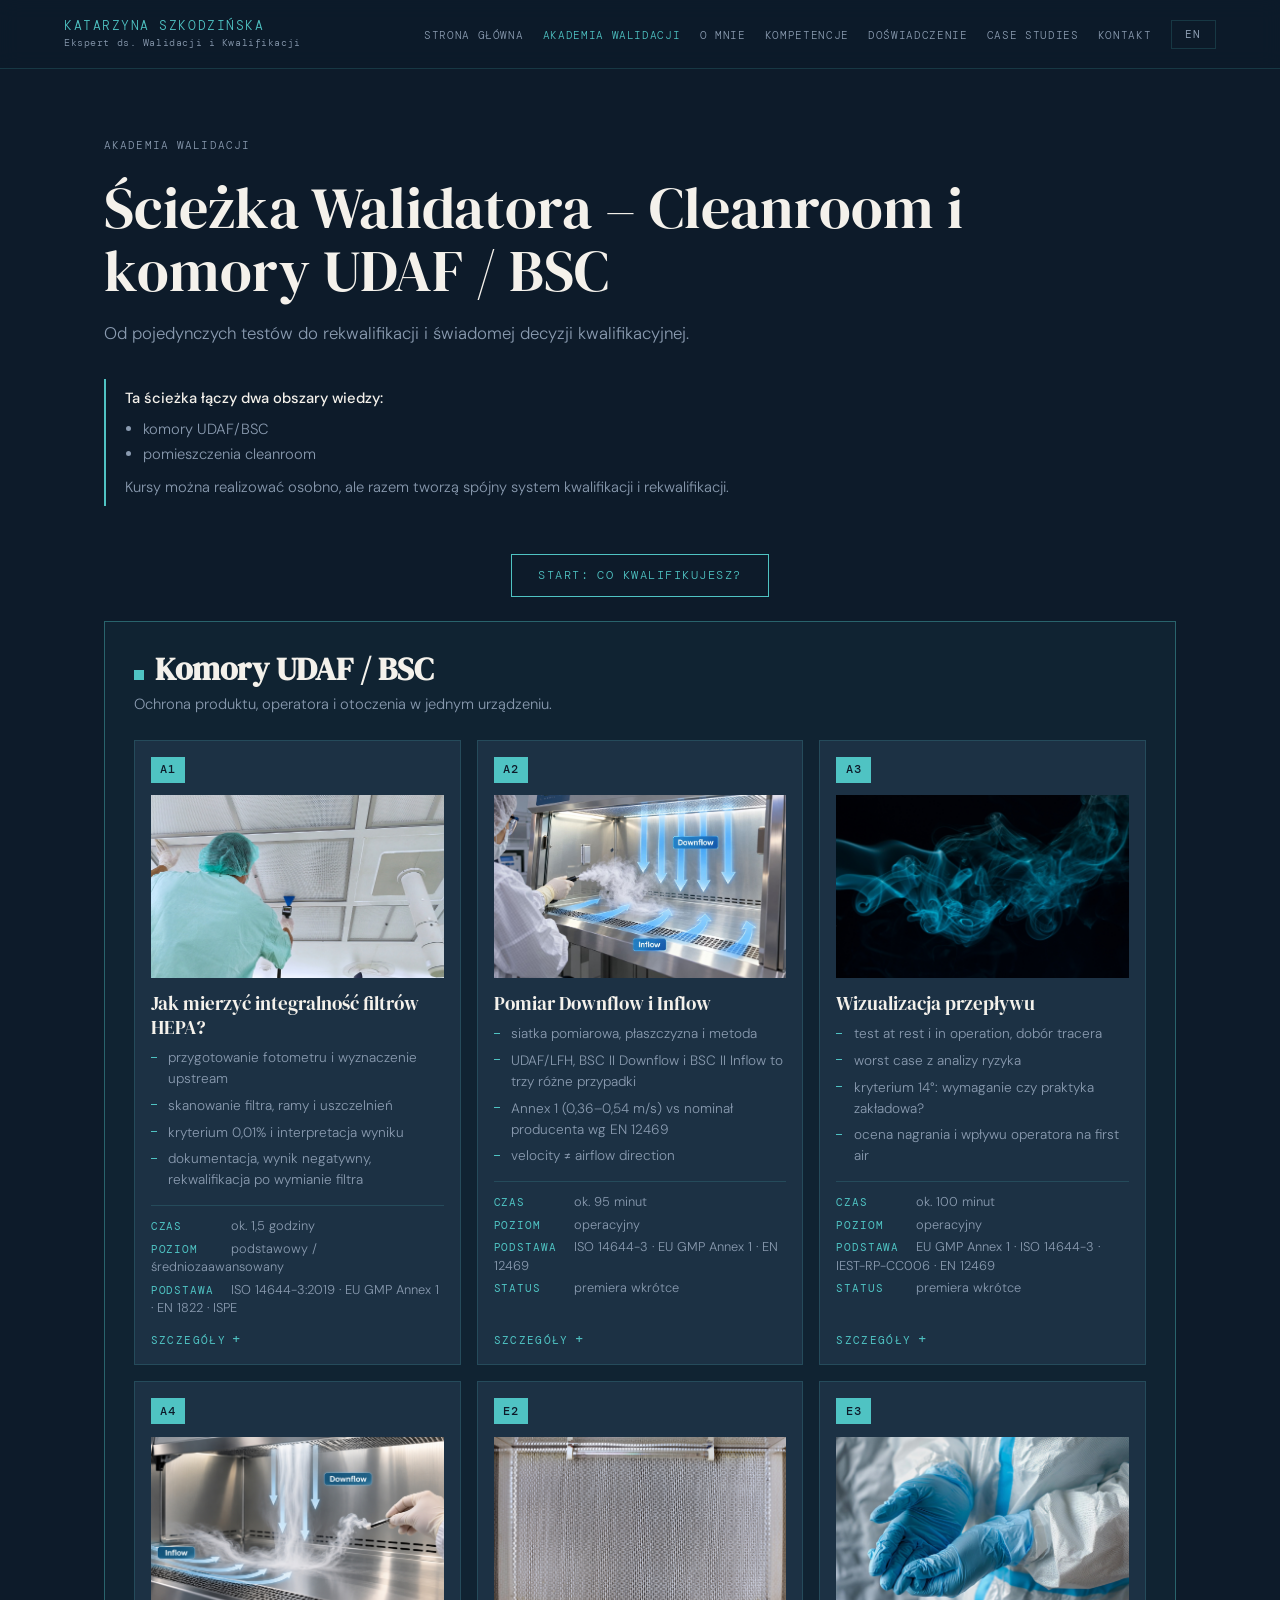
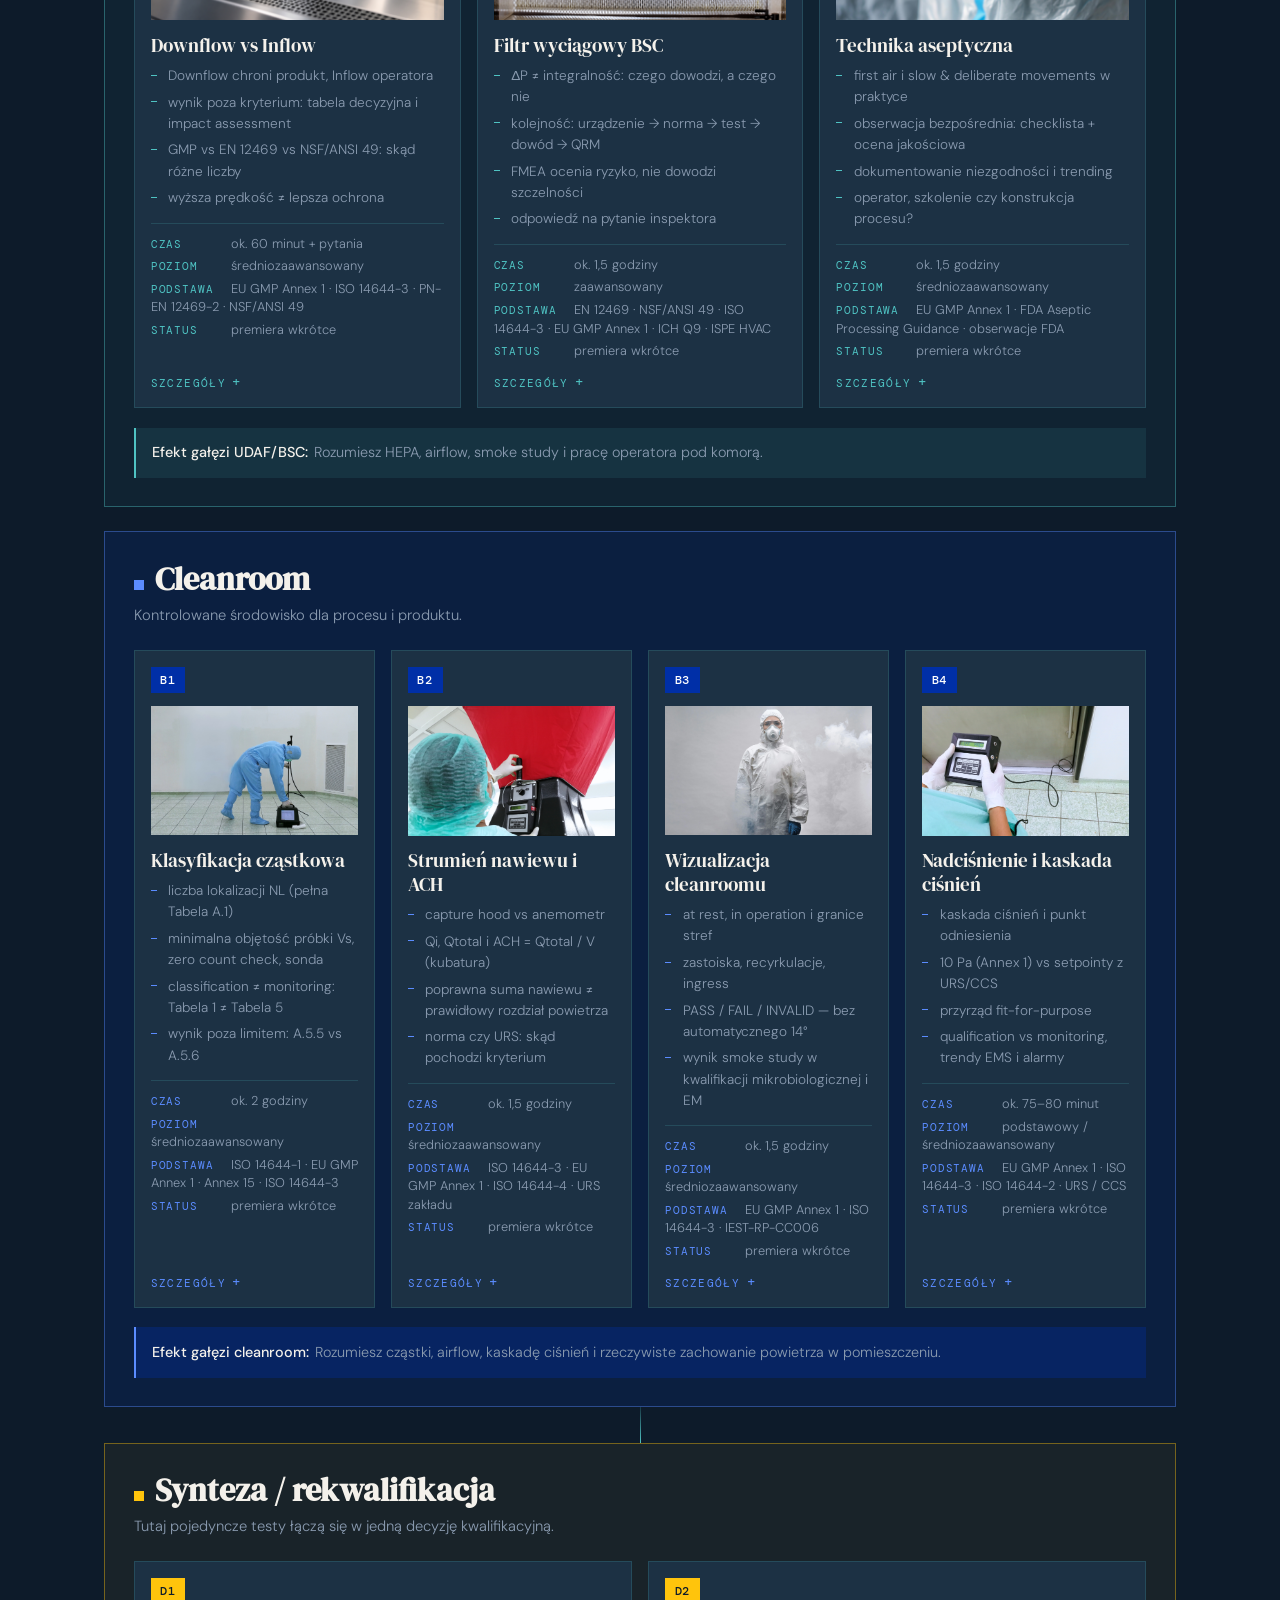
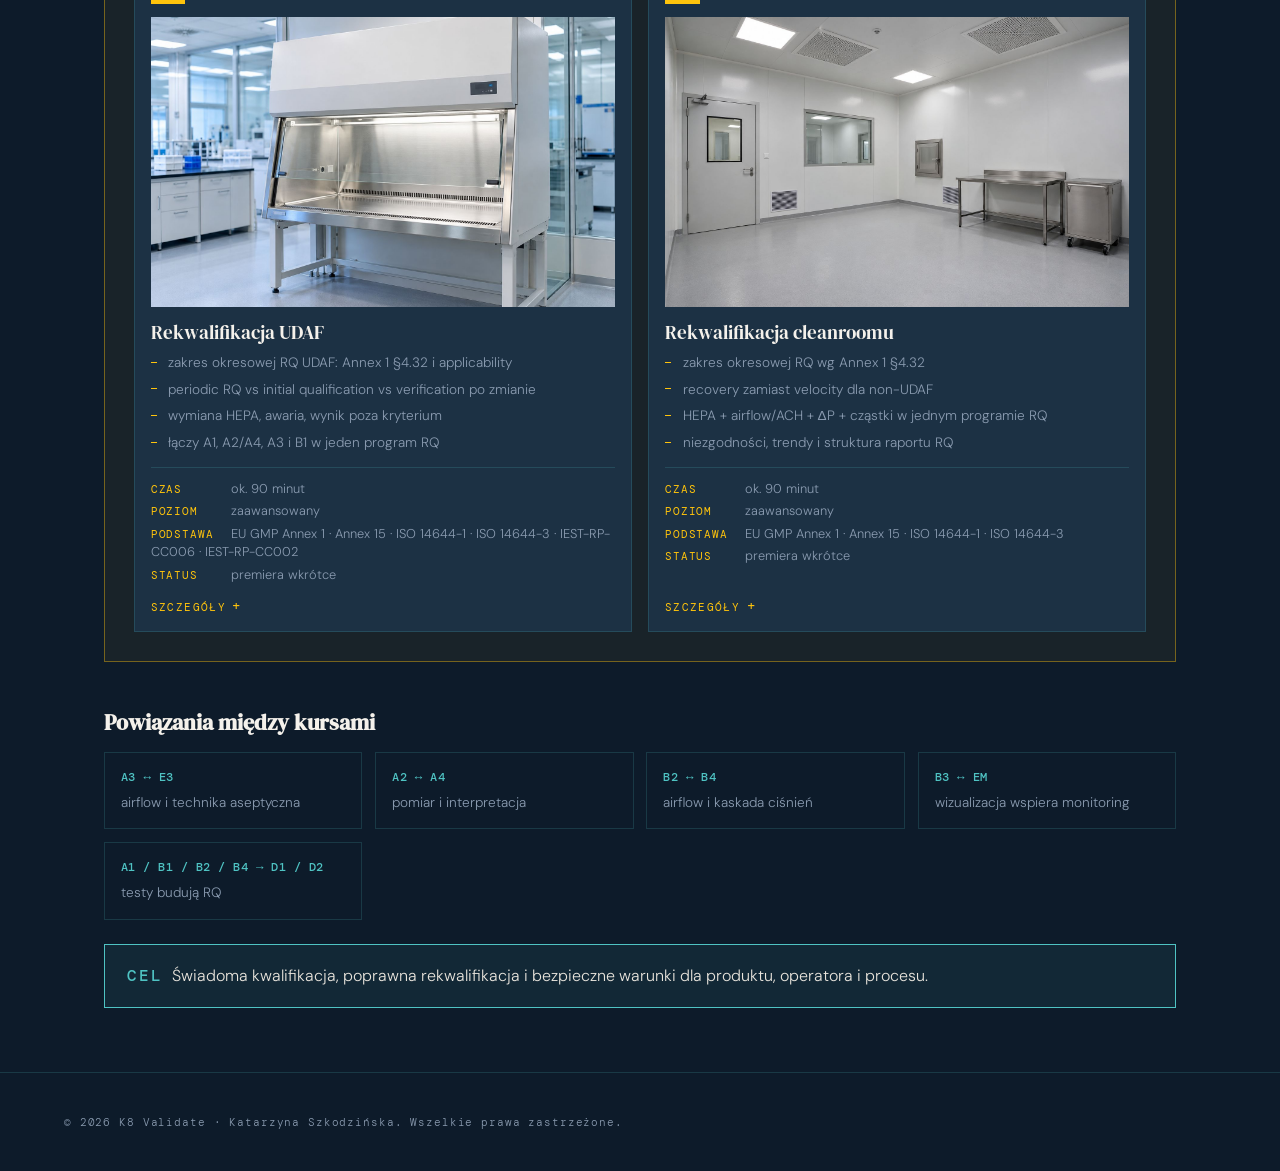
<file: akademiacleanroom (2).html>
<!DOCTYPE html>
<html lang="pl">
<head>
  <meta charset="UTF-8" />
  <meta name="viewport" content="width=device-width, initial-scale=1.0"/>
  <title>Cleanroom i komory UDAF / BSC | K8 VALIDATE</title>
  <link rel="preconnect" href="https://fonts.googleapis.com">
  <link href="https://fonts.googleapis.com/css2?family=DM+Serif+Display:ital@0;1&family=DM+Mono:wght@300;400;500&family=DM+Sans:wght@300;400;500&display=swap" rel="stylesheet">
  <link rel="stylesheet" href="style.css?v=4">
  <link rel="stylesheet" href="akademia.css?v=4">
  <link rel="icon" type="image/png" href="assets/favicon.png">
</head>
<body class="ak">
  <nav id="main-nav">
    <div class="nav-logo"><span class="nav-name">Katarzyna Szkodzińska</span><span class="nav-role" data-i18n="common.role">Ekspert ds. Walidacji i Kwalifikacji</span></div>
    <button class="nav-toggle" id="nav-toggle" aria-label="Toggle menu"><span></span><span></span><span></span></button>
    <ul id="nav-links">
      <li><a href="index.html" data-i18n="common.nav.home" onclick="closeMenu()">Strona główna</a></li>
      <li><a href="akademia.html" class="active" data-i18n="common.nav.akademia" onclick="closeMenu()">Akademia Walidacji</a></li>
      <li><a href="/about" data-i18n="common.nav.about" onclick="closeMenu()">O mnie</a></li>
      <li><a href="index.html#expertise" data-i18n="common.nav.expertise" onclick="closeMenu()">Kompetencje</a></li>
      <li><a href="index.html#experience" data-i18n="common.nav.experience" onclick="closeMenu()">Doświadczenie</a></li>
      <li><a href="/casestudies" data-i18n="common.nav.casestudies" onclick="closeMenu()">Case Studies</a></li>
      <li><a href="index.html#contact" data-i18n="common.nav.contact" onclick="closeMenu()">Kontakt</a></li>
      <li><button type="button" class="lang-toggle" id="lang-toggle" aria-label="Zmień język / Switch language">EN</button></li>
    </ul>
  </nav>
  <main class="ak-main">
    <div class="pw-head">
      <a class="crumb" href="akademia.html" data-en="Validation Academy">Akademia Walidacji</a>
      <h1 class="pw-title">Ścieżka Walidatora – Cleanroom i komory UDAF / BSC</h1>
      <p class="pw-sub">Od pojedynczych testów do rekwalifikacji i świadomej decyzji kwalifikacyjnej.</p>
      <div class="pw-note"><strong data-en="This path joins two areas of knowledge:">Ta ścieżka łączy dwa obszary wiedzy:</strong><ul><li>komory UDAF/BSC</li><li>pomieszczenia cleanroom</li></ul>Kursy można realizować osobno, ale razem tworzą spójny system kwalifikacji i rekwalifikacji.</div>
    </div>
    <div class="pw-body">
      <div class="start"><span data-en="Start: what are you qualifying?">Start: co kwalifikujesz?</span></div>
<div class="branch " data-tone="teal">
  <div class="branch-head"><h2>Komory UDAF / BSC</h2><p>Ochrona produktu, operatora i otoczenia w jednym urządzeniu.</p></div>
  <div class="tiles">
<article class="tile">
  <span class="tile-code">A1</span>
  <div class="ph" data-ph="Miejsce na grafikę"><img src="assets/akademia/a1.jpg" alt="" loading="lazy" onerror="this.remove()"></div>
  <div class="tile-body">
    <h3>Jak mierzyć integralność filtrów HEPA?</h3>
    <ul class=pts><li>przygotowanie fotometru i wyznaczenie upstream</li><li>skanowanie filtra, ramy i uszczelnień</li><li>kryterium 0,01% i interpretacja wyniku</li><li>dokumentacja, wynik negatywny, rekwalifikacja po wymianie filtra</li></ul>
    <ul class="meta"><li><b>Czas</b>ok. 1,5 godziny</li><li><b>Poziom</b>podstawowy / średniozaawansowany</li><li><b>Podstawa</b>ISO 14644-3:2019 · EU GMP Annex 1 · EN 1822 · ISPE</li></ul>
  </div>
  <button type="button" class="tile-more" aria-haspopup="dialog"><b data-en="Details" style="font-weight:inherit">Szczegóły</b><span aria-hidden="true">+</span></button>
  <div class="tile-full">
<p class="dlg-sub">Skanowanie fotometrem aerozolowym · kryterium 0,01% · interpretacja i dokumentacja wyników</p>
<ul class="facts"><li><b>Czas</b>ok. 1,5 godziny</li><li><b>Poziom</b>podstawowy / średniozaawansowany</li><li><b>Forma</b>szkolenie online + przykłady + ćwiczenia + checklista</li></ul>
<p>Test integralności filtra HEPA jest jednym z podstawowych badań wykonywanych podczas kwalifikacji i rekwalifikacji pomieszczeń czystych oraz systemów UDAF. Samo jego wykonanie nie sprowadza się jednak do przesunięcia sondy po powierzchni filtra.</p>
<p>Gdzie powinien być mierzony upstream? Jak szybko prowadzić sondę i jak daleko od filtra? Co właściwie oznacza wskazanie 0,01%? Czy wzrost ΔP świadczy o nieszczelności? Co zrobić, gdy podczas skanowania pojawi się wynik poza kryterium?</p>
<p>W kursie przechodzimy przez cały test krok po kroku — od przygotowania układu pomiarowego aż do oceny i udokumentowania wyników.</p>
<h4>Czego nauczysz się podczas kursu?</h4><p>Po ukończeniu kursu będziesz wiedzieć:</p><ul><li>jaki jest rzeczywisty cel testu integralności HEPA,</li><li>czym różni się test integralności instalowanego filtra od fabrycznego badania jego skuteczności,</li><li>czym jest „final filter” w kontekście ISO 14644-3 i EU GMP Annex 1,</li><li>jak przygotować fotometr aerozolowy do pomiaru,</li><li>gdzie i w jaki sposób mierzyć stężenie upstream,</li><li>jak prawidłowo wykonać skan powierzchni filtra, ramy i uszczelnień,</li><li>skąd pochodzi kryterium 0,01% i jak je interpretować,</li><li>dlaczego pomiar różnicy ciśnień ΔP nie zastępuje testu integralności,</li><li>jak postępować w przypadku wskazania poza kryterium,</li><li>jakie dane należy zachować w dokumentacji kwalifikacyjnej,</li><li>jak podejść do zakresu rekwalifikacji po wymianie filtra HEPA.</li></ul>
<h4>Kurs oparty na praktyce</h4><p>W kursie znajdziesz:</p><ul class=checks><li>procedurę testu krok po kroku</li><li>10 najczęstszych błędów podczas testów HEPA</li><li>praktyczną checklistę przed, podczas i po badaniu</li><li>przykłady obliczeń penetracji</li><li>3 ćwiczenia problemowe</li><li>przypadek wymiany filtra i określania zakresu rekwalifikacji</li><li>dodatkowy moduł techniczny dotyczący metodologii skanowania</li></ul>
<h4>Dla kogo?</h4><p>Kurs przygotowałam przede wszystkim dla:</p><ul><li>specjalistów Validation / Qualification / C&amp;Q,</li><li>inżynierów HVAC i Cleanroom,</li><li>pracowników QA i Engineering,</li><li>osób wykonujących lub nadzorujących pomiary HEPA,</li><li>osób rozpoczynających pracę w kwalifikacji pomieszczeń czystych,</li><li>wszystkich, którzy chcą rozumieć nie tylko jak wykonać test, ale również dlaczego wykonujemy go właśnie w taki sposób.</li></ul>
<h4>Podstawa merytoryczna</h4><p>ISO 14644-3:2019 · EU GMP Annex 1 · EN 1822 · ISPE HVAC and Process Equipment Air Filters oraz praktyczne doświadczenia z kwalifikacji i rekwalifikacji systemów HVAC, pomieszczeń czystych i urządzeń z przepływem jednokierunkowym.</p>
<h4>Powiązane kursy</h4><ul class="related"><li><a href="#" data-open="D1">D1 · Rekwalifikacja UDAF</a> — zobacz, kiedy HEPA integrity wchodzi do okresowej RQ i co zrobić po wymianie lub wyniku FAIL.</li><li><a href="#" data-open="D2">D2 · Rekwalifikacja cleanroomu</a> — wykorzystaj test integralności jako jeden z elementów pełnej RQ pomieszczenia.</li><li><a href="#" data-open="E2">E2 · Filtr wyciągowy BSC</a> — różnica między finalnym filtrem nawiewnym a wyciągowym BSC oraz właściwy dowód integralności.</li></ul>
<a class="btn" href="index.html#contact" data-en="Ask about this course">Zapytaj o ten kurs</a>
  </div>
</article>
<article class="tile">
  <span class="tile-code">A2</span>
  <div class="ph" data-ph="Miejsce na grafikę"><img src="assets/akademia/a2.jpg" alt="" loading="lazy" onerror="this.remove()"></div>
  <div class="tile-body">
    <h3>Pomiar Downflow i Inflow</h3>
    <ul class=pts><li>siatka pomiarowa, płaszczyzna i metoda</li><li>UDAF/LFH, BSC II Downflow i BSC II Inflow to trzy różne przypadki</li><li>Annex 1 (0,36–0,54 m/s) vs nominał producenta wg EN 12469</li><li>velocity ≠ airflow direction</li></ul>
    <ul class="meta"><li><b>Czas</b>ok. 95 minut</li><li><b>Poziom</b>operacyjny</li><li><b>Podstawa</b>ISO 14644-3 · EU GMP Annex 1 · EN 12469</li><li><b>Status</b>premiera wkrótce</li></ul>
  </div>
  <button type="button" class="tile-more" aria-haspopup="dialog"><b data-en="Details" style="font-weight:inherit">Szczegóły</b><span aria-hidden="true">+</span></button>
  <div class="tile-full">
<p class="dlg-sub">A2 · Jak mierzyć prędkość Downflow i Inflow?<br>UDAF/LFH · BSC Klasy II · właściwa metoda, siatka i kryterium oceny</p>
<ul class="facts"><li><b>Czas</b>ok. 95 minut</li><li><b>Poziom</b>operacyjny</li><li><b>Forma</b>szkolenie online + przykłady + ćwiczenia + checklista</li></ul>
<p>Downflow i Inflow często pojawiają się w protokołach obok siebie. Problem zaczyna się, gdy te same zasady pomiaru i te same kryteria stosuje się do różnych urządzeń.</p>
<p>Czy Downflow w UDAF mierzymy tak samo jak w BSC Klasy II? Ile punktów pomiarowych i w jakiej odległości ustawić sondę? Czy 0,45 m/s jest zawsze kryterium? Kiedy oceniać względem Annex 1, a kiedy parametrów producenta? W A2 porządkujemy to krok po kroku.</p>
<div class="dlg-box"><strong>UDAF ≠ BSC</strong><p>Downflow w UDAF i Downflow w BSC Klasy II mogą wyglądać podobnie, ale nie mają tej samej metodyki pomiarowej. W A2 uczysz się, której normy, siatki i kryterium użyć w konkretnym przypadku.</p></div>
<h4>Czego nauczysz się podczas kursu?</h4><p>Po ukończeniu kursu będziesz wiedzieć:</p><ul><li>czym różni się Downflow od Inflow i jaką funkcję pełni każdy z nich,</li><li>dlaczego Downflow w UDAF/LFH i w BSC Klasy II mierzy się według różnych metodyk,</li><li>jak wyznaczyć siatkę, liczbę punktów i płaszczyznę pomiaru,</li><li>jak obliczać średnią prędkość, odchylenia i strumień powietrza,</li><li>jak interpretować 0,36–0,54 m/s z Annex 1 jako guidance value dla UDAF,</li><li>dlaczego w BSC Klasy II podstawą oceny jest nominalny setpoint producenta z tolerancją,</li><li>jakie metody pomiaru Inflow przewiduje aktualne podejście EN 12469 i jak dobrać sprzęt,</li><li>jak odróżnić wymaganie normy od wymagania producenta, SOP lub praktyki zakładowej.</li></ul>
<h4>Wybrane zagadnienia</h4>
<details><summary>Velocity ≠ airflow direction</summary><p>Anemometr daje prędkość i jej rozkład. Rzeczywisty kierunek i zachowanie przepływu wymaga osobnego badania wizualizacyjnego, które omawia A3.</p></details>
<details><summary>Aktualne podejście do BSC Klasy II</summary><p>A2 uwzględnia zmianę w nowej serii EN 12469: zamiast jednej uniwersalnej wartości coraz większe znaczenie mają model urządzenia, nominalne parametry producenta i relacja Downflow–Inflow. Zanim ocenimy wynik BSC, musimy wiedzieć, względem czego go oceniamy.</p></details>
<h4>Kurs oparty na praktyce</h4><p>W kursie znajdziesz:</p><ul class=checks><li>10 typowych błędów: niewłaściwe siatki, kopiowanie metodyki UDAF do BSC, nieaktualne kryteria, błędne współczynniki korekcji Inflow</li><li>checklista</li><li>3 ćwiczenia: policz wynik, zdecyduj, jak go ocenić, i uzasadnij podejście podczas audytu</li></ul>
<h4>Dla kogo?</h4><p>Validation / Qualification / C&amp;Q, HVAC, Cleanroom, Engineering i QA, osoby wykonujące pomiary środowiskowe i kwalifikację urządzeń z przepływem jednokierunkowym lub BSC. Dobry także na start: uczy dobierać metodę do urządzenia, a nie zapamiętywać liczby.</p>
<h4>Podstawa merytoryczna</h4><p>PN-EN ISO 14644-3, EU GMP Annex 1 oraz aktualna seria EN 12469 dla komór bezpieczeństwa biologicznego, z praktycznym podejściem do kwalifikacji i interpretacji wymagań producenta.</p>
<h4>Powiązane kursy</h4><ul class="related"><li><a href="#" data-open="A4">A4 · Downflow vs Inflow</a> — naucz się interpretować zmierzone wartości i podejmować decyzje przy odchyleniach.</li><li><a href="#" data-open="A3">A3 · Wizualizacja przepływu</a> — sprawdź, jak zmierzona prędkość przekłada się na rzeczywisty wzorzec przepływu.</li><li><a href="#" data-open="D1">D1 · Rekwalifikacja UDAF</a> — zobacz, gdzie pomiar Downflow znajduje się w okresowej RQ.</li></ul>
<div class="dlg-soon"><strong>Kurs w przygotowaniu</strong><p>A2 będzie częścią Akademii Walidatora K8 Validate. Zapisz się na listę zainteresowanych i otrzymaj informację o uruchomieniu Akademii.</p><a class="btn" href="index.html#contact" data-en="Join the waiting list">Zapisz się na listę zainteresowanych</a></div>
  </div>
</article>
<article class="tile">
  <span class="tile-code">A3</span>
  <div class="ph" data-ph="Miejsce na grafikę"><img src="assets/akademia/a3.jpg" alt="" loading="lazy" onerror="this.remove()"></div>
  <div class="tile-body">
    <h3>Wizualizacja przepływu</h3>
    <ul class=pts><li>test at rest i in operation, dobór tracera</li><li>worst case z analizy ryzyka</li><li>kryterium 14°: wymaganie czy praktyka zakładowa?</li><li>ocena nagrania i wpływu operatora na first air</li></ul>
    <ul class="meta"><li><b>Czas</b>ok. 100 minut</li><li><b>Poziom</b>operacyjny</li><li><b>Podstawa</b>EU GMP Annex 1 · ISO 14644-3 · IEST-RP-CC006 · EN 12469</li><li><b>Status</b>premiera wkrótce</li></ul>
  </div>
  <button type="button" class="tile-more" aria-haspopup="dialog"><b data-en="Details" style="font-weight:inherit">Szczegóły</b><span aria-hidden="true">+</span></button>
  <div class="tile-full">
<p class="dlg-sub">A3 · Jak wykonać i ocenić wizualizację przepływu?<br>UDAF i BSC · at rest i in operation · worst case · film jako dowód</p>
<ul class="facts"><li><b>Czas</b>ok. 100 minut</li><li><b>Poziom</b>operacyjny</li><li><b>Forma</b>szkolenie online + przykłady + ćwiczenia + checklista</li></ul>
<p>Wizualizację często nazywa się po prostu „testem dymowym”, ale dobry test to nie wpuszczenie dymu i nagranie filmu. Ma odpowiedzieć: czy powietrze chroni obszar krytyczny? Co dzieje się ze strugą podczas pracy operatora? Czy ręce, wyposażenie lub interwencje zaburzają first air? Czy nagranie potwierdza bezpieczne warunki procesu?</p>
<p>W A3 oceniamy jednocześnie przepływ i wpływ człowieka na ten przepływ — na tym buduje się cały test in operation.</p>
<p>Annex 1 wymaga wizualizacji tam, gdzie potrzebny jest przepływ jednokierunkowy, badań at rest i in operation oraz zachowania nagrań. Wiele szczegółów (np. długość filmu, sposób pomiaru kąta) wynika jednak z metodyki zakładowej — to rozróżnienie jest jednym z głównych tematów kursu.</p>
<div class="dlg-box"><strong>Smoke study to nie film z dymem.</strong><p>Dobry test powinien pokazać, jak naprawdę zachowuje się powietrze podczas procesu i co robi z nim operator. W A3 uczysz się nie tylko wykonać wizualizację — uczysz się ją ocenić i obronić w dokumentacji kwalifikacyjnej.</p></div>
<h4>Czego nauczysz się podczas kursu?</h4><p>Po ukończeniu kursu będziesz wiedzieć:</p><ul><li>kiedy wykonywać wizualizację at rest, a kiedy in operation,</li><li>co wymaga Annex 1, co pochodzi ze standardów, a co jest wyłącznie praktyką zakładową,</li><li>jak dobrać tracer i przygotować nagranie, które pozwala ocenić przepływ,</li><li>jak analizować kierunek strugi i obszary potencjalnej recyrkulacji,</li><li>czego dotyczy kryterium 14° i czego na jego podstawie nie wolno oceniać,</li><li>jak wizualizacja UDAF różni się od BSC Klasy II,</li><li>jak wyznaczyć worst case na podstawie zatwierdzonej analizy ryzyka,</li><li>jak oceniać wpływ operatora na przepływ i first air,</li><li>jak zachować i udokumentować nagranie jako element dokumentacji kwalifikacyjnej.</li></ul>
<h4>Wybrane zagadnienia</h4>
<details><summary>At rest to dopiero połowa obrazu</summary><p>At rest pokazuje przepływ przy pracującym systemie. W procesie pojawiają się ręce operatora, narzędzia, pojemniki i interwencje, dlatego in operation ocenia też, czy sposób pracy nie powoduje recyrkulacji nad produktem i nie zaburza first air. Nagranie powinno pokazywać jednocześnie przepływ i zachowanie operatora.</p></details>
<details><summary>Kąt 14° — wymaganie czy praktyka?</summary><p>≤14° nie jest uniwersalnym wymaganiem Annex 1. Może być kryterium przyjętym w SOP lub protokole i wtedy obowiązuje w tym konkretnym teście, ale nie należy przedstawiać go jako wymagania GMP. Kąt opisuje odchylenie kierunku strugi, a nie poziom turbulencji.</p></details>
<details><summary>UDAF i BSC — podobny obraz, inne zastosowanie</summary><p>W BSC obserwujemy przepływ przy otworze dostępowym i nad powierzchnią roboczą, ale wizualizacja nie zastępuje formalnego pomiaru Inflow. Pomiar prędkości i wizualizacja odpowiadają na różne pytania i powinny się uzupełniać.</p></details>
<details><summary>Worst case — nie z intuicji</summary><p>Wybór operacji do nagrania nie powinien wynikać z tego, co „wydaje się najtrudniejsze”, lecz z zatwierdzonej analizy ryzyka, dzięki której można uzasadnić, dlaczego to właśnie worst case.</p></details>
<h4>Kurs oparty na praktyce</h4><p>W kursie znajdziesz:</p><ul class=checks><li>rozdzielenie: GMP / standard / praktyka zakładowa</li><li>porównanie at rest i in operation, przygotowanie tracera i nagrania</li><li>ocena wpływu operatora i interpretacja kryterium 14°</li><li>różnice UDAF vs BSC Klasy II, wybór worst case</li><li>10 typowych błędów i checklista przed, podczas i po teście</li><li>2 ćwiczenia praktyczne</li></ul>
<h4>Dla kogo?</h4><p>Validation / Qualification / C&amp;Q, QA, mikrobiologia i Environmental Monitoring, Engineering / HVAC / Cleanroom, osoby wykonujące kwalifikację UDAF i BSC, oceniające smoke studies, operatorzy i odpowiedzialni za technikę aseptyczną. Dla tych, którzy chcą przejść od „wykonaliśmy smoke study” do „potrafimy uzasadnić, co dokładnie pokazuje nagranie i dlaczego uznajemy przepływ oraz sposób pracy za akceptowalne”.</p>
<h4>Podstawa merytoryczna</h4><p>EU GMP Annex 1 · ISO 14644-3 · IEST-RP-CC006 · EN 12469 oraz praktyczne podejście do kwalifikacji UDAF i BSC, analizy ryzyka i oceny nagrań.</p>
<h4>Powiązane kursy</h4><ul class="related"><li><a href="#" data-open="A2">A2 · Pomiar Downflow i Inflow</a> — najpierw potwierdź parametry przepływu, który później obserwujesz na smoke study.</li><li><a href="#" data-open="E3">E3 · Technika aseptyczna</a> — ten sam film z perspektywy ruchów operatora i ochrony first air (A3 patrzy na powietrze, E3 na człowieka).</li><li><a href="#" data-open="D1">D1 · Rekwalifikacja UDAF</a> — kiedy wizualizację należy ponownie wykonać po zmianie.</li></ul>
<div class="dlg-soon"><strong>Kurs w przygotowaniu</strong><p>A3 będzie częścią Akademii Walidatora K8 Validate. Zapisz się na listę zainteresowanych i otrzymaj informację o uruchomieniu Akademii.</p><a class="btn" href="index.html#contact" data-en="Join the waiting list">Zapisz się na listę zainteresowanych</a></div>
  </div>
</article>
<article class="tile">
  <span class="tile-code">A4</span>
  <div class="ph" data-ph="Miejsce na grafikę"><img src="assets/akademia/a4.jpg" alt="" loading="lazy" onerror="this.remove()"></div>
  <div class="tile-body">
    <h3>Downflow vs Inflow</h3>
    <ul class=pts><li>Downflow chroni produkt, Inflow operatora</li><li>wynik poza kryterium: tabela decyzyjna i impact assessment</li><li>GMP vs EN 12469 vs NSF/ANSI 49: skąd różne liczby</li><li>wyższa prędkość ≠ lepsza ochrona</li></ul>
    <ul class="meta"><li><b>Czas</b>ok. 60 minut + pytania</li><li><b>Poziom</b>średniozaawansowany</li><li><b>Podstawa</b>EU GMP Annex 1 · ISO 14644-3 · PN-EN 12469-2 · NSF/ANSI 49</li><li><b>Status</b>premiera wkrótce</li></ul>
  </div>
  <button type="button" class="tile-more" aria-haspopup="dialog"><b data-en="Details" style="font-weight:inherit">Szczegóły</b><span aria-hidden="true">+</span></button>
  <div class="tile-full">
<p class="dlg-sub">A4 · Downflow vs Inflow — różnice i praktyka<br>Jak interpretować wyniki i podejmować decyzje przy odchyleniach</p>
<ul class="facts"><li><b>Czas</b>ok. 60 minut + pytania</li><li><b>Poziom</b>średniozaawansowany</li><li><b>Forma</b>kurs online + tabela decyzyjna + case studies + checklista</li></ul>
<p>Pomiar jest stosunkowo prosty — anemometr pokaże liczbę. Trudność zaczyna się, gdy wynik jest poza zakresem i ktoś musi zdecydować: czy można kontynuować pracę, czy wynik stanowi ryzyko dla produktu lub operatora, czy zatrzymać proces i jak udokumentować odchylenie.</p>
<p>W A2 uczymy się, jak mierzyć. W A4 — co zrobić z otrzymaną liczbą. Zasada kursu: Downflow chroni produkt, Inflow chroni operatora, a w BSC Klasy II oba działają jako jeden układ w balansie — zmiana jednego wpływa na drugi.</p>
<div class="dlg-box"><strong>Pomiar daje liczbę. Walidator musi podjąć decyzję.</strong><p>Co zrobić, gdy Downflow wynosi 0,58 m/s? Czy wyższa prędkość oznacza lepszą ochronę? Czy można pracować, gdy Inflow jest poza zakresem? A4 uczy interpretować wynik — nie tylko go odczytać.</p></div>
<h4>Czego nauczysz się podczas kursu?</h4><p>Po ukończeniu kursu będziesz wiedzieć:</p><ul><li>czym funkcjonalnie różnią się Downflow i Inflow i jaki jest cel ochronny każdego z nich,</li><li>dlaczego kryteria zależą od rodzaju urządzenia (UDAF, lokalne strefy Grade A, BSC Klasy II),</li><li>skąd pochodzą wartości ze starszej EN 12469 i NSF/ANSI 49 i dlaczego nie należy mieszać tych systemów,</li><li>dlaczego w aktualnym podejściu EN 12469 liczy się set point producenta i jego tolerancja,</li><li>co oznacza zbyt niski i zbyt wysoki Downflow oraz zbyt niski Inflow,</li><li>kiedy praca powinna zostać przerwana,</li><li>jak przeprowadzić i udokumentować ocenę wpływu,</li><li>dlaczego po regulacji jednego przepływu trzeba zweryfikować cały balans urządzenia.</li></ul>
<h4>Wybrane zagadnienia</h4>
<details><summary>Wyższy Downflow nie zawsze oznacza lepszą ochronę</summary><p>Zbyt wysoka prędkość może zwiększać zawirowania za przeszkodami, silniej odbijać strugę od powierzchni roboczej i pogarszać przepływ wokół rąk, narzędzi i pojemników. Wynik ponad kryterium nie jest „lepszym wynikiem” — wymaga oceny i udokumentowanego postępowania.</p></details>
<details><summary>Co zrobić, gdy jeden parametr jest poza zakresem?</summary><p>Praktyczna tabela decyzyjna. Prawidłowy airflow nie oznacza jednak, że cała komora jest sprawna — HEPA, alarmy i funkcje bezpieczeństwa ocenia się osobno.</p><ul><li>Downflow OK / Inflow za niski → ryzyko dla operatora, konieczność zabezpieczenia procesu.</li><li>Downflow za niski / Inflow OK → ryzyko dla ochrony produktu.</li><li>Downflow za wysoki → wynik poza kryterium, odchylenie i dochodzenie przyczyny.</li><li>Oba parametry poza zakresem → komora wyłączona z użytkowania do czasu oceny.</li></ul></details>
<details><summary>GMP, EN i NSF — dlaczego różne liczby?</summary><p>Annex 1 dotyczy ochrony produktu i przepływu jednokierunkowego, EN 12469 — komór bezpieczeństwa biologicznego, NSF/ANSI 49 — odrębnego amerykańskiego systemu klasyfikacji i certyfikacji BSC. Historycznie spotykane 0,40 i 0,51 m/s nie muszą się wykluczać — pochodzą z różnych systemów i kontekstów.</p></details>
<details><summary>BSC Klasy II — nie każda komora jest taka sama</summary><p>Omawiamy typy A1, A2, B1 i B2 oraz ich recyrkulację i wyrzut powietrza. Dobór uwzględnia charakter materiału biologicznego, substancje chemiczne, sposób wyrzutu, instrukcję producenta i ocenę ryzyka — nawet komora ze 100% wyrzutem nie jest automatycznie właściwa dla każdego zagrożenia.</p></details>
<h4>Kurs oparty na praktyce</h4><p>W kursie znajdziesz:</p><ul class=checks><li>fizyka Downflow i Inflow, schemat przepływu w BSC Klasy II</li><li>różnice GMP / EN / NSF i aktualne podejście do kryteriów BSC</li><li>tabela decyzyjna przy odchyleniach i zasady impact assessment</li><li>10 typowych błędów i checklista</li><li>3 scenariusze decyzyjne z praktyki i audytu</li></ul>
<h4>Dla kogo?</h4><p>Validation / Qualification / C&amp;Q, QA, Engineering, osoby odpowiedzialne za kwalifikację UDAF i BSC, pracownicy laboratoriów z BSC, przeglądający wyniki kwalifikacji oraz właściciele systemów podejmujący decyzje o odchyleniach. Czy trzeba wcześniej A2? Nie bezwzględnie, ale A4 jest jego naturalnym rozwinięciem: A2 pokazuje, jak wykonać pomiar, A4 — jak interpretować wynik i jakie decyzje podjąć.</p>
<h4>Podstawa merytoryczna</h4><p>EU GMP Annex 1 · ISO 14644-3 · PN-EN 12469-2 · NSF/ANSI 49 oraz praktyka kwalifikacji UDAF i komór bezpieczeństwa biologicznego.</p>
<h4>Powiązane kursy</h4><ul class="related"><li><a href="#" data-open="A2">A2 · Pomiar Downflow i Inflow</a> — poznaj metodę pomiaru przed przejściem do interpretacji wyników.</li><li><a href="#" data-open="A3">A3 · Wizualizacja przepływu</a> — zobacz, czego same wartości velocity nie powiedzą o rzeczywistym zachowaniu strugi.</li><li><a href="#" data-open="E2">E2 · Filtr wyciągowy BSC</a> — rozszerz wiedzę o funkcjonowaniu i kwalifikacji komór BSC.</li></ul>
<div class="dlg-soon"><strong>Kurs w przygotowaniu</strong><p>A4 będzie częścią Akademii Walidatora K8 Validate. Zapisz się na listę zainteresowanych i otrzymaj informację o uruchomieniu Akademii.</p><a class="btn" href="index.html#contact" data-en="Join the waiting list">Zapisz się na listę zainteresowanych</a></div>
  </div>
</article>
<article class="tile">
  <span class="tile-code">E2</span>
  <div class="ph" data-ph="Miejsce na grafikę"><img src="assets/akademia/e2.jpg" alt="" loading="lazy" onerror="this.remove()"></div>
  <div class="tile-body">
    <h3>Filtr wyciągowy BSC</h3>
    <ul class=pts><li>ΔP ≠ integralność: czego dowodzi, a czego nie</li><li>kolejność: urządzenie → norma → test → dowód → QRM</li><li>FMEA ocenia ryzyko, nie dowodzi szczelności</li><li>odpowiedź na pytanie inspektora</li></ul>
    <ul class="meta"><li><b>Czas</b>ok. 1,5 godziny</li><li><b>Poziom</b>zaawansowany</li><li><b>Podstawa</b>EN 12469 · NSF/ANSI 49 · ISO 14644-3 · EU GMP Annex 1 · ICH Q9 · ISPE HVAC</li><li><b>Status</b>premiera wkrótce</li></ul>
  </div>
  <button type="button" class="tile-more" aria-haspopup="dialog"><b data-en="Details" style="font-weight:inherit">Szczegóły</b><span aria-hidden="true">+</span></button>
  <div class="tile-full">
<p class="dlg-sub">E2 · Filtr wyciągowy BSC — norma wymaga, ryzyko ustala zakres<br>Jak ustalić wymaganie, znaleźć właściwy dowód i ocenić ryzyko</p>
<ul class="facts"><li><b>Czas</b>ok. 1,5 godziny</li><li><b>Poziom</b>zaawansowany</li><li><b>Forma</b>kurs online + case studies + FMEA + checklista</li></ul>
<p>Przy filtrze wyciągowym BSC łatwo o błąd: „ΔP jest prawidłowe, więc filtr jest sprawny”. To nie jest dowód integralności — ΔP mówi o oporze i obciążeniu filtra, a nie wykrywa lokalnego przecieku, uszkodzenia medium ani problemu z uszczelnieniem.</p>
<p>E2 zaczyna się od właściwego pytania: jaki dowód naprawdę potwierdza integralność filtra wyciągowego tej konkretnej komory?</p>
<div class="dlg-box"><strong>ΔP jest prawidłowe. Czy to znaczy, że filtr jest szczelny? Nie.</strong><p>ΔP mówi o oporze filtra. Integralność wymaga właściwego dowodu. W E2 uczysz się przejść od: urządzenie → standard → wymagany test → dowód → analiza ryzyka, zamiast zaczynać od FMEA i szukać uzasadnienia dla decyzji podjętej wcześniej.</p></div>
<h4>Czego nauczysz się podczas kursu?</h4><p>Po ukończeniu kursu będziesz wiedzieć:</p><ul><li>hierarchia dokumentów i standardów dla BSC oraz pojęcie „final filter”,</li><li>jak ustalić wymagania dla konkretnej komory (norma wyrobu, producent, URS, program certyfikacji),</li><li>czym różnią się ΔP i integrity / leak test,</li><li>jaką funkcję pełni filtr wyciągowy w containment i jak przebiega przepływ w BSC,</li><li>jak rozdzielić dowód integralności od analizy ryzyka (QRM),</li><li>jak zbudować FMEA bez manipulowania wynikiem,</li><li>jak ocenić wpływ utraty integralności w trzech konfiguracjach,</li><li>jak odpowiedzieć na pytanie inspektora.</li></ul>
<h4>Wybrane zagadnienia</h4>
<details><summary>Najpierw urządzenie, potem norma</summary><p>ISO 14644-3, Annex 1 oraz normy BSC (EN 12469, NSF/ANSI 49) mają różne zakresy. Kolejność: urządzenie i intended use → właściwy standard i wymagania producenta → wymagane testy i dostępny dowód → dopiero potem analiza ryzyka.</p></details>
<details><summary>ISO nie opisuje testu ≠ test nie jest wymagany</summary><p>Metod z ISO 14644-3 dla filtrów doprowadzających powietrze do chronionej strefy nie należy automatycznie traktować jako pełnej procedury certyfikacji filtra wyciągowego BSC. Ale brak wymagania w niewłaściwym dokumencie nie oznacza braku wymagania w ogóle — wracamy do normy urządzenia, instrukcji producenta i programu certyfikacji.</p></details>
<details><summary>Dowód i interpretacja to dwie różne rzeczy</summary><p>„Czy filtr jest integralny?” to pytanie o dowód. „Jakie jest ryzyko, jeśli nie mamy potwierdzenia?” to pytanie o QRM. FMEA odpowiada na drugie i nie zamieni się w dowód szczelności. QRM nie służy do wyłączania wymagań — ocenia konsekwencje, hazard materiału, drogę wyrzutu, dodatkowe kontrole i ryzyko resztkowe.</p></details>
<details><summary>FMEA, które ma sens</summary><p>Severity zależy od konsekwencji utraty integralności (m.in. od hazardu materiału), Occurrence od konstrukcji, PM i barier, Detection od tego, czy istnieje skuteczny sposób wykrycia nieszczelności — przy samym ΔP detekcja jest słaba. FMEA ma opisywać ryzyko, a nie produkować oczekiwany RPN.</p></details>
<details><summary>Trzy konfiguracje — trzy konsekwencje</summary><p>Wyrzut do kanału zewnętrznego, BSC A2 w pomieszczeniu z otwartym procesem GMP oraz BSC w laboratorium CNC: ta sama utrata integralności może znaczyć coś innego. Prześledzamy drogę powietrza, obrabiany materiał, to, kogo chroni filtr, i konsekwencję uszkodzenia.</p></details>
<details><summary>Co odpowiedzieć inspektorowi?</summary><p>Cztery kroki:</p><ul><li>Zidentyfikuj urządzenie: typ BSC, konfigurację i intended use.</li><li>Ustal wymagania: norma wyrobu, producent, URS, program kwalifikacji/certyfikacji, GMP/CCS tam, gdzie dotyczy.</li><li>Ustal, jaki naprawdę masz dowód: leak test, raport certyfikacji, a może tylko ΔP?</li><li>Zastosuj QRM do pozostałego ryzyka.</li></ul></details>
<h4>Kurs oparty na praktyce</h4><p>W kursie znajdziesz:</p><ul class=checks><li>hierarchia dokumentów, ΔP vs integrity/leak test</li><li>trzy scenariusze oceny wpływu</li><li>poprawnie zbudowane FMEA i przykłady argumentów „nie do obrony”</li><li>model odpowiedzi na pytanie inspektora</li><li>typowe błędy i checklista od urządzenia do udokumentowanej decyzji</li><li>ćwiczenie audytowe: co sprawdzasz jako pierwsze?</li></ul>
<h4>Dla kogo?</h4><p>Validation / Qualification / C&amp;Q, QA, właściciele BSC, Engineering, Biosafety, osoby odpowiedzialne za certyfikację komór, audytorzy oraz przygotowujący risk assessment, URS i strategie rekwalifikacji. Kurs dla osób, które znają podstawy HEPA i BSC i chcą nauczyć się interpretować wymagania tam, gdzie jedna norma nie daje pełnej odpowiedzi.</p>
<h4>Podstawa merytoryczna</h4><p>EN 12469 · NSF/ANSI 49 · ISO 14644-3 · EU GMP Annex 1 · ICH Q9(R1) · ISPE HVAC Filters oraz praktyczne podejście do kwalifikacji, certyfikacji i Quality Risk Management.</p>
<h4>Powiązane kursy</h4><ul class="related"><li><a href="#" data-open="A1">A1 · Jak mierzyć integralność filtrów HEPA?</a> — podstawy testu integralności i różnica między ΔP a leak testem.</li><li><a href="#" data-open="A2">A2 · Pomiar Downflow i Inflow</a> — airflow i balans komory BSC.</li><li><a href="#" data-open="A4">A4 · Downflow vs Inflow</a> — interpretacja wyników i funkcje ochronne BSC.</li><li><a href="#" data-open="D1">D1 · Rekwalifikacja UDAF</a> — dlaczego zakresu zwykłego UDAF i BSC nie kopiuje się 1:1.</li></ul>
<div class="dlg-soon"><strong>Kurs w przygotowaniu</strong><p>E2 będzie częścią Akademii Walidatora K8 Validate. Zapisz się na listę zainteresowanych i otrzymaj informację o uruchomieniu Akademii.</p><a class="btn" href="index.html#contact" data-en="Join the waiting list">Zapisz się na listę zainteresowanych</a></div>
  </div>
</article>
<article class="tile">
  <span class="tile-code">E3</span>
  <div class="ph" data-ph="Miejsce na grafikę"><img src="assets/akademia/e3.jpg" alt="" loading="lazy" onerror="this.remove()"></div>
  <div class="tile-body">
    <h3>Technika aseptyczna</h3>
    <ul class=pts><li>first air i slow &amp; deliberate movements w praktyce</li><li>obserwacja bezpośrednia: checklista + ocena jakościowa</li><li>dokumentowanie niezgodności i trending</li><li>operator, szkolenie czy konstrukcja procesu?</li></ul>
    <ul class="meta"><li><b>Czas</b>ok. 1,5 godziny</li><li><b>Poziom</b>średniozaawansowany</li><li><b>Podstawa</b>EU GMP Annex 1 · FDA Aseptic Processing Guidance · obserwacje FDA</li><li><b>Status</b>premiera wkrótce</li></ul>
  </div>
  <button type="button" class="tile-more" aria-haspopup="dialog"><b data-en="Details" style="font-weight:inherit">Szczegóły</b><span aria-hidden="true">+</span></button>
  <div class="tile-full">
<p class="dlg-sub">E3 · Jak weryfikować technikę aseptyczną pod komorą?<br>First air · slow &amp; deliberate movements · obserwacje operatora · dokumentacja i trending</p>
<ul class="facts"><li><b>Czas</b>ok. 1,5 godziny</li><li><b>Poziom</b>średniozaawansowany</li><li><b>Forma</b>kurs online + case studies + ćwiczenia + checklista obserwacyjna</li></ul>
<p>Dobrze zakwalifikowana komora nie gwarantuje prawidłowego procesu aseptycznego. HEPA integralny, Downflow zgodny, wizualizacja prawidłowa — a jeden ruch operatora może na kilka sekund zasłonić first air, zaburzyć przepływ nad otwartym produktem i stworzyć ryzyko kontaminacji.</p>
<p>E3 uczy systematycznie oceniać, czy człowiek pracuje zgodnie z zasadami techniki aseptycznej — nie tylko na szkoleniu, ale podczas rzeczywistej pracy.</p>
<div class="dlg-box"><strong>Dobra komora nie uratuje złej techniki aseptycznej.</strong><p>First air można utracić jednym ruchem ręki, narzędzia albo przewodu. E3 uczy patrzeć nie tylko na to, czy operator zrobił coś źle, ale też dlaczego proces pozwolił mu zrobić to źle i jak zapobiec powtórzeniu.</p></div>
<h4>Czego nauczysz się podczas kursu?</h4><p>Po ukończeniu kursu będziesz wiedzieć:</p><ul><li>czym w praktyce jest first air i jak rozpoznać jego blokowanie,</li><li>jak oceniać slow &amp; deliberate movements,</li><li>jak obserwować pozycjonowanie rąk, sprzętu i materiałów oraz sekwencję pracy,</li><li>jak połączyć checklistę binarną z oceną jakościową,</li><li>jak dokumentować niezgodność i kiedy wymaga natychmiastowej reakcji,</li><li>jak analizować powtarzające się zachowania w trendzie,</li><li>kiedy przyczyną jest szkolenie, ergonomia lub konstrukcja procesu, a nie „nieuważny operator”,</li><li>jak wykorzystać film ze smoke study i jak oceniać wpływ zmiany materiałów lub odzieży.</li></ul>
<h4>Wybrane zagadnienia</h4>
<details><summary>Dwie zasady, na których opiera się kurs</summary><p>Slow &amp; deliberate movements: ruch w strefie krytycznej ma być kontrolowany i ograniczony do koniecznego — nie chodzi o ruch w zwolnionym tempie, lecz o unikanie gwałtownych ruchów i zbędnych interwencji. First air: chroniona powierzchnia powinna pozostać pod bezpośrednim wpływem filtrowanego powietrza — dotyczy to także narzędzi, przewodów, pojemników i sprzętu monitoringowego między filtrem a obszarem krytycznym.</p></details>
<details><summary>Nie tylko ręce — cały układ pracy</summary><p>Operator pracuje w systemie: rozmieszczenie materiałów, miejsce odkładania narzędzi, kolejność czynności, pozycja pojemników, przewody, monitoring, odzież i ergonomia stanowiska. Dobra obserwacja pyta nie tylko „czy człowiek popełnił błąd?”, ale „co w procesie sprawiło, że ten błąd był możliwy?”.</p></details>
<details><summary>Obserwacja to nie egzamin z pamięci</summary><p>Operator może znać SOP i odpowiadać poprawnie, a w pracy działać inaczej. Checklista (TAK/NIE) uzupełniona oceną jakościową — tempo, płynność, przewidywalność, organizacja pracy — daje pełniejszy obraz niż „przeszkolony / nieprzeszkolony”.</p></details>
<details><summary>Nie każda obserwacja to od razu CAPA</summary><p>Pojedyncze zdarzenie dokumentujemy i oceniamy w kontekście ryzyka. Powtarzające się problemy u tej samej osoby, przy tej samej czynności, na tym samym stanowisku lub w całej grupie wskazują na problem systemowy — samo kolejne szkolenie może nie wystarczyć.</p></details>
<details><summary>Obserwacje FDA oraz zmiana odzieży i materiałów</summary><p>Przykłady inspekcyjne FDA pokazują, co inspektor naprawdę zauważa i jak drobne zachowanie prowadzi do pytania o kontrolę procesu aseptycznego. Nowe rękawice czy gogle mogą zmienić widoczność, chwyt i precyzję — zakres oceny wynika z analizy ryzyka i systemu kwalifikacji procesu, nie z założenia „to tylko rękawice”.</p></details>
<h4>Kurs oparty na praktyce</h4><p>W kursie znajdziesz:</p><ul class=checks><li>slow &amp; deliberate i first air w praktyce</li><li>pozycjonowanie rąk, sprzętu i materiałów</li><li>rzeczywiste przykłady obserwacji FDA</li><li>checklist vs ocena jakościowa, dokumentowanie niezgodności i trending</li><li>10 typowych błędów i checklista obserwacji techniki aseptycznej</li><li>3 ćwiczenia praktyczne</li></ul>
<h4>Dla kogo?</h4><p>Operatorzy w obszarach aseptycznych, QA, trenerzy GMP, mikrobiologia, Validation / Qualification, osoby oceniające smoke studies in operation, supervisorzy produkcji, prowadzący obserwacje behawioralne i odpowiedzialni za szkolenie personelu aseptycznego. Także dla tych, którzy chcą rozmawiać o błędach operatorów obiektywnie i w oparciu o ryzyko.</p>
<h4>Podstawa merytoryczna</h4><p>EU GMP Annex 1 · FDA Guidance for Industry: Sterile Drug Products Produced by Aseptic Processing · rzeczywiste obserwacje FDA oraz praktyczne podejście do obserwacji zachowania operatorów, smoke studies i oceny ryzyka procesu aseptycznego.</p>
<h4>Powiązane kursy</h4><ul class="related"><li><a href="#" data-open="A3">A3 · Wizualizacja przepływu</a> — zobacz na filmie, jak ruch operatora wpływa na airflow i first air.</li><li><a href="#" data-open="A2">A2 · Pomiar Downflow i Inflow</a> — fizyczne warunki przepływu, w których pracuje operator.</li><li><a href="#" data-open="A4">A4 · Downflow vs Inflow</a> — konsekwencje zaburzenia funkcji ochronnej komory.</li></ul>
<div class="dlg-soon"><strong>Kurs w przygotowaniu</strong><p>E3 będzie częścią Akademii Walidatora K8 Validate. Zapisz się na listę zainteresowanych i otrzymaj informację o uruchomieniu Akademii.</p><a class="btn" href="index.html#contact" data-en="Join the waiting list">Zapisz się na listę zainteresowanych</a></div>
  </div>
</article>
  </div>
  <div class="effect"><strong>Efekt gałęzi UDAF/BSC:</strong>Rozumiesz HEPA, airflow, smoke study i pracę operatora pod komorą.</div>
</div>
      <div style="height:1.5rem"></div>
<div class="branch c4" data-tone="klein">
  <div class="branch-head"><h2>Cleanroom</h2><p>Kontrolowane środowisko dla procesu i produktu.</p></div>
  <div class="tiles">
<article class="tile">
  <span class="tile-code">B1</span>
  <div class="ph" data-ph="Miejsce na grafikę"><img src="assets/akademia/b1.jpg" alt="" loading="lazy" onerror="this.remove()"></div>
  <div class="tile-body">
    <h3>Klasyfikacja cząstkowa</h3>
    <ul class=pts><li>liczba lokalizacji NL (pełna Tabela A.1)</li><li>minimalna objętość próbki Vs, zero count check, sonda</li><li>classification ≠ monitoring: Tabela 1 ≠ Tabela 5</li><li>wynik poza limitem: A.5.5 vs A.5.6</li></ul>
    <ul class="meta"><li><b>Czas</b>ok. 2 godziny</li><li><b>Poziom</b>średniozaawansowany</li><li><b>Podstawa</b>ISO 14644-1 · EU GMP Annex 1 · Annex 15 · ISO 14644-3</li><li><b>Status</b>premiera wkrótce</li></ul>
  </div>
  <button type="button" class="tile-more" aria-haspopup="dialog"><b data-en="Details" style="font-weight:inherit">Szczegóły</b><span aria-hidden="true">+</span></button>
  <div class="tile-full">
<p class="dlg-sub">B1 · Jak mierzyć cząstki stałe — klasyfikacja ISO 14644-1?<br>Lokalizacje · objętość próbki · limity · wyniki poza specyfikacją</p>
<ul class="facts"><li><b>Czas</b>ok. 2 godziny</li><li><b>Poziom</b>średniozaawansowany</li><li><b>Forma</b>kurs online + obliczenia + case studies + checklista</li></ul>
<p>Klasyfikacja cząstkowa to jeden z podstawowych testów kwalifikacyjnych cleanroomu, ale poprawny pomiar to więcej niż ustawienie licznika i naciśnięcie START. Ile punktów zmierzyć i gdzie je umieścić? Jaką objętość pobrać? Który limit zastosować? Co zrobić z wynikiem poza specyfikacją? I czy limit z monitoringu można użyć w klasyfikacji?</p>
<p>B1 prowadzi przez cały proces krok po kroku — od zaplanowania pomiaru po ocenę i udokumentowanie wyników.</p>
<div class="dlg-box"><strong>Classification ≠ Monitoring</strong><p>Tabela 1 i Tabela 5 Annex 1 odpowiadają na dwa różne pytania. Możesz poprawnie wykonać pomiar, a mimo to błędnie ocenić wynik — jeśli zastosujesz niewłaściwy limit. W B1 uczysz się zaplanować, wykonać, policzyć i ocenić klasyfikację cząstkową od początku do końca.</p></div>
<h4>Czego nauczysz się podczas kursu?</h4><p>Po ukończeniu kursu będziesz wiedzieć:</p><ul><li>czym różni się classification od monitoring i kiedy mierzymy at rest, a kiedy in operation,</li><li>jak korzystać z pełnej Tabeli A.1 i wyznaczyć minimalną liczbę lokalizacji NL,</li><li>jak podzielić pomieszczenie na obszary i kiedy dodać punkty krytyczne,</li><li>jak obliczyć minimalną objętość próbki Vs i dlaczego nie zawsze jest ona rzeczywistą objętością pobraną przez licznik,</li><li>jak wykonać zero count check i ustawić sondę względem przepływu,</li><li>jak przeliczyć zliczenia na cząstki/m³ i ocenić wynik względem właściwego limitu,</li><li>jak postąpić z wynikiem poza specyfikacją (ISO 14644-1 A.5.5 i A.5.6),</li><li>dlaczego „discard” nie oznacza usunięcia danych.</li></ul>
<h4>Wybrane zagadnienia</h4>
<details><summary>Ile punktów naprawdę trzeba zmierzyć?</summary><p>Częsty błąd to skrócona tabela lub błędna interpolacja NL. Pracujemy z pełną Tabelą A.1 i rozdzielamy minimum normatywne od punktów dodatkowych wynikających z analizy ryzyka — np. obszarów krytycznych dla procesu.</p></details>
<details><summary>Vs — ile powietrza trzeba pobrać?</summary><p>Wzór: Vs = (20 / Cn,m) × 1000. Rozróżniamy Vs ze wzoru, wymagane minimum objętości, minimalny czas pobierania i faktyczną objętość zassaną przez licznik — wynik wzoru może być mniejszy niż ilość powietrza pobrana w minimalnym czasie.</p></details>
<details><summary>Zliczenia to nie stężenie</summary><p>Licznik pokazuje liczbę cząstek w pobranej objętości, a limit jest podany w cząstkach/m³ — trzeba przeliczyć przed porównaniem. Przykład Grade A: pojedyncze zliczenie ≥5 µm może po przeliczeniu przekroczyć limit monitoringowy (dla tej frakcji występuje on w monitoringu Grade A, choć nie ma odpowiadającego limitu klasyfikacyjnego), dlatego sporadyczne wyniki wymagają ostrożnej interpretacji.</p></details>
<details><summary>Co zrobić, gdy wynik jest poza limitem?</summary><p>Dwa różne scenariusze. A.5.5 — zidentyfikowane nietypowe zdarzenie, które mogło wpłynąć na konkretny pomiar. A.5.6 — rzeczywisty problem techniczny lub systemowy, który może wymagać rozszerzonego retestu i dochodzenia. Na przykładach uczymy się wybrać postępowanie i ustalić, co zachować w dokumentacji.</p></details>
<h4>Kurs oparty na praktyce</h4><p>W kursie znajdziesz:</p><ul class=checks><li>classification vs monitoring, at rest vs in operation</li><li>pełna Tabela A.1, obliczanie NL i Vs, przykłady dla Grade A–D</li><li>zero count check, ustawienie sondy, przeliczanie zliczeń</li><li>A.5.5 vs A.5.6</li><li>10 typowych błędów i checklista przed, podczas i po badaniu</li><li>2 rozbudowane ćwiczenia praktyczne</li></ul>
<h4>Dla kogo?</h4><p>Validation / Qualification / C&amp;Q, QA, QC i mikrobiologia, Environmental Monitoring, Engineering / Cleanroom, osoby wykonujące klasyfikację, przygotowujące i weryfikujące protokoły OQ/RQ oraz oceniające wyniki pomiarów cząstek. Sprawdzi się też dla znających podstawy, którzy chcą samodzielnie zaplanować pomiar, policzyć jego zakres i poprawnie ocenić wyniki.</p>
<h4>Podstawa merytoryczna</h4><p>ISO 14644-1:2015 · EU GMP Annex 1 · Annex 15 · ISO 14644-3 oraz praktyczne podejście do kwalifikacji i rekwalifikacji pomieszczeń czystych.</p>
<h4>Powiązane kursy</h4><ul class="related"><li><a href="#" data-open="D1">D1 · Rekwalifikacja UDAF</a> — klasyfikacja cząstkowa jako część cyklicznej RQ urządzenia.</li><li><a href="#" data-open="D2">D2 · Rekwalifikacja cleanroomu</a> — jak particle classification łączy się z HEPA, airflow, ciśnieniami i recovery.</li><li><a href="#" data-open="B3">B3 · Wizualizacja cleanroomu</a> — źródło wiedzy o pomieszczeniu, które wspiera wybór lokalizacji mikrobiologicznych i EM.</li></ul>
<div class="dlg-soon"><strong>Kurs w przygotowaniu</strong><p>B1 będzie częścią Akademii Walidatora K8 Validate. Zapisz się na listę zainteresowanych i otrzymaj informację o uruchomieniu Akademii.</p><a class="btn" href="index.html#contact" data-en="Join the waiting list">Zapisz się na listę zainteresowanych</a></div>
  </div>
</article>
<article class="tile">
  <span class="tile-code">B2</span>
  <div class="ph" data-ph="Miejsce na grafikę"><img src="assets/akademia/b2.jpg" alt="" loading="lazy" onerror="this.remove()"></div>
  <div class="tile-body">
    <h3>Strumień nawiewu i ACH</h3>
    <ul class=pts><li>capture hood vs anemometr</li><li>Qi, Qtotal i ACH = Qtotal / V (kubatura)</li><li>poprawna suma nawiewu ≠ prawidłowy rozdział powietrza</li><li>norma czy URS: skąd pochodzi kryterium</li></ul>
    <ul class="meta"><li><b>Czas</b>ok. 1,5 godziny</li><li><b>Poziom</b>średniozaawansowany</li><li><b>Podstawa</b>ISO 14644-3 · EU GMP Annex 1 · ISO 14644-4 · URS zakładu</li><li><b>Status</b>premiera wkrótce</li></ul>
  </div>
  <button type="button" class="tile-more" aria-haspopup="dialog"><b data-en="Details" style="font-weight:inherit">Szczegóły</b><span aria-hidden="true">+</span></button>
  <div class="tile-full">
<p class="dlg-sub">B2 · Jak mierzyć strumień nawiewu i obliczać ACH?<br>Non-UDAF · capture hood · anemometr · Qtotal · balans nawiewu · ACH</p>
<ul class="facts"><li><b>Czas</b>ok. 1,5 godziny</li><li><b>Poziom</b>średniozaawansowany</li><li><b>Forma</b>kurs online + obliczenia + case studies + checklista</li></ul>
<p>ACH (Air Changes per Hour) to jeden z najczęstszych parametrów kwalifikacji pomieszczeń czystych, ale nie istnieje przyrząd, który pokaże go bezpośrednio. ACH trzeba obliczyć, z dwóch danych: całkowitego strumienia nawiewu i kubatury pomieszczenia. Jeśli któraś jest błędna, wynik też będzie błędny — nawet przy idealnie wykonanym równaniu.</p>
<div class="dlg-box"><strong>ACH się nie mierzy. ACH się oblicza.</strong><p>A wynik jest tak dobry, jak dane, które do niego wprowadzisz. W B2 uczysz się przejść od pojedynczego nawiewnika, przez Qtotal i balans powietrza, aż do poprawnej oceny ACH względem projektu i URS.</p></div>
<h4>Czego nauczysz się podczas kursu?</h4><p>Po ukończeniu kursu będziesz wiedzieć:</p><ul><li>czym ACH różni się od pomiaru prędkości w UDAF i kiedy ma zastosowanie w non-UDAF,</li><li>kiedy użyć capture hood, a kiedy anemometru,</li><li>jak obliczyć Qi, Qtotal i ACH = Qtotal / V,</li><li>jak zdefiniować kubaturę i dlaczego do ACH liczy się całkowity nawiew, a nie tylko powietrze zewnętrzne,</li><li>jak ocenić balans nawiewu względem projektu,</li><li>dlaczego poprawna suma nawiewu nie oznacza prawidłowego rozdziału powietrza,</li><li>jak interpretować wynik bliski kryterium i odróżnić wymagania ISO od wartości z URS,</li><li>dlaczego ACH i recovery to różne testy.</li></ul>
<h4>Wybrane zagadnienia</h4>
<details><summary>ACH ≠ Downflow</summary><p>W UDAF oceniamy przepływ jednokierunkowy i jego prędkość. W non-UDAF powietrze miesza się i rozcieńcza zanieczyszczenia, więc kluczowa jest ilość nawiewanego powietrza i to, jak często teoretycznie wymienia się kubatura pomieszczenia.</p></details>
<details><summary>Capture hood czy anemometr?</summary><p>Capture hood mierzy bezpośrednio strumień z całego nawiewnika. Anemometr wymaga pomiaru prędkości i przeliczenia jej na strumień z uwzględnieniem efektywnej powierzchni wylotu. Obie metody mogą być właściwe, jeśli pasują do geometrii nawiewnika i są zastosowane zgodnie z przyjętą metodą.</p></details>
<details><summary>Qtotal to jeszcze nie wszystko</summary><p>Qtotal może zgadzać się z projektem, a poszczególne nawiewniki dostarczać bardzo różne ilości powietrza. Rozdzielamy trzy pytania: ilość (czy powietrza jest dość), rozdział (czy zgodnie z projektem) i wzorzec przepływu (czy dociera tam, gdzie powinno — oceniany wizualizacją i recovery).</p></details>
<details><summary>Norma czy URS?</summary><p>ISO 14644-3 opisuje metody oceny przepływu, ale wartości typu ACH ≥26 czy ±20% względem projektu mogą być kryteriami z URS lub procedury zakładowej, a nie liczbami z normy. Uczymy się wskazywać źródło kryterium.</p></details>
<details><summary>ACH a recovery</summary><p>Dwa pomieszczenia o tym samym ACH mogą mieć różny czas odzyskiwania czystości — wpływają na to rozmieszczenie nawiewów i wyciągów, przeszkody, wyposażenie, strefy słabo wentylowane i lokalne źródła ciepła. ACH nie zastępuje testu recovery.</p></details>
<h4>Kurs oparty na praktyce</h4><p>W kursie znajdziesz:</p><ul class=checks><li>ACH vs Downflow, capture hood vs anemometr</li><li>obliczanie Qi, Qtotal i ACH, definiowanie kubatury V</li><li>balans nawiewu względem projektu, norma vs URS</li><li>ACH vs recovery</li><li>10 typowych błędów i checklista przed, podczas i po pomiarze</li><li>3 ćwiczenia praktyczne i audytowe</li></ul>
<h4>Dla kogo?</h4><p>Validation / Qualification / C&amp;Q, Engineering i HVAC, technicy HVAC, osoby wykonujące pomiary cleanroomów i przygotowujące protokoły OQ/RQ, QA oraz oceniające zgodność wentylacji z projektem i URS. Dla tych, którzy chcą nie tylko „wyliczyć ACH”, ale zrozumieć, skąd wzięły się dane wejściowe i co mówi wynik.</p>
<h4>Podstawa merytoryczna</h4><p>ISO 14644-3:2019 · EU GMP Annex 1 · ISO 14644-4:2022 · URS zakładu oraz praktyczne podejście do kwalifikacji systemów HVAC i pomieszczeń czystych.</p>
<h4>Powiązane kursy</h4><ul class="related"><li><a href="#" data-open="B4">B4 · Nadciśnienie i kaskada ciśnień</a> — jak bilans nawiewu i wyciągu przekłada się na różnice ciśnień między pomieszczeniami.</li><li><a href="#" data-open="B3">B3 · Wizualizacja cleanroomu</a> — sprawdź, czy odpowiednia ilość powietrza jest też właściwie rozprowadzona.</li><li><a href="#" data-open="D2">D2 · Rekwalifikacja cleanroomu</a> — airflow/ACH w pełnym zakresie okresowej RQ.</li></ul>
<div class="dlg-soon"><strong>Kurs w przygotowaniu</strong><p>B2 będzie częścią Akademii Walidatora K8 Validate. Zapisz się na listę zainteresowanych i otrzymaj informację o uruchomieniu Akademii.</p><a class="btn" href="index.html#contact" data-en="Join the waiting list">Zapisz się na listę zainteresowanych</a></div>
  </div>
</article>
<article class="tile">
  <span class="tile-code">B3</span>
  <div class="ph" data-ph="Miejsce na grafikę"><img src="assets/akademia/b3.jpg" alt="" loading="lazy" onerror="this.remove()"></div>
  <div class="tile-body">
    <h3>Wizualizacja cleanroomu</h3>
    <ul class=pts><li>at rest, in operation i granice stref</li><li>zastoiska, recyrkulacje, ingress</li><li>PASS / FAIL / INVALID — bez automatycznego 14°</li><li>wynik smoke study w kwalifikacji mikrobiologicznej i EM</li></ul>
    <ul class="meta"><li><b>Czas</b>ok. 1,5 godziny</li><li><b>Poziom</b>średniozaawansowany</li><li><b>Podstawa</b>EU GMP Annex 1 · ISO 14644-3 · IEST-RP-CC006</li><li><b>Status</b>premiera wkrótce</li></ul>
  </div>
  <button type="button" class="tile-more" aria-haspopup="dialog"><b data-en="Details" style="font-weight:inherit">Szczegóły</b><span aria-hidden="true">+</span></button>
  <div class="tile-full">
<p class="dlg-sub">B3 · Jak wykonywać wizualizację przepływu w cleanroomie?<br>At rest · in operation · granice stref · ingress · wykorzystanie wyników w EM</p>
<ul class="facts"><li><b>Czas</b>ok. 1,5 godziny</li><li><b>Poziom</b>średniozaawansowany</li><li><b>Forma</b>kurs online + przykłady + case studies + checklista</li></ul>
<p>Wizualizacja w cleanroomie często kończy się jako „film z dymem dołączony do protokołu”, a samo nagranie nie jest celem testu. Jak powietrze porusza się po pomieszczeniu? Gdzie są zastoiska i recyrkulacje? Co zmienia operator? Czy otwarcie drzwi lub transfer materiału tworzy niepożądaną drogę przepływu? Czy z obszaru mniej czystego może dochodzić do ingressu?</p>
<p>I najważniejsze: co z tych obserwacji wynika dla dalszej kwalifikacji i monitoringu?</p>
<div class="dlg-box"><strong>Smoke study w cleanroomie ≠ smoke study w UDAF</strong><p>W cleanroomie nie szukamy „idealnie prostego dymu”, tylko odpowiedzi na pytanie: czy sposób przepływu powietrza może stworzyć drogę transportu zanieczyszczeń? W B3 uczysz się wykonać wizualizację, właściwie ją zinterpretować i wykorzystać wynik w dalszej kwalifikacji oraz Environmental Monitoring.</p></div>
<h4>Czego nauczysz się podczas kursu?</h4><p>Po ukończeniu kursu będziesz wiedzieć:</p><ul><li>po co wykonujemy wizualizację w cleanroomie i czym różni się od UDAF,</li><li>co oceniamy at rest, a co in operation,</li><li>jak identyfikować zastoiska i lokalne recyrkulacje,</li><li>jak oceniać przepływ przy drzwiach, śluzach i granicach stref oraz czym jest ingress,</li><li>jak interpretować nagrania jako PASS / FAIL / INVALID,</li><li>dlaczego wizualizacja nie zastępuje pomiaru ΔP,</li><li>kiedy kryterium 14° ma zastosowanie, a kiedy nie,</li><li>jak wykorzystać wynik przy wyborze lokalizacji mikrobiologicznych i budowie programu EM,</li><li>kiedy wrócić do wizualizacji po zmianie HVAC, wyposażenia lub procesu.</li></ul>
<h4>Wybrane zagadnienia</h4>
<details><summary>Cleanroom to nie UDAF</summary><p>W UDAF oczekujemy dominującego przepływu jednokierunkowego. W cleanroomie non-UDAF powietrze się miesza i może tworzyć lokalne recyrkulacje. Turbulencja sama w sobie nie oznacza FAIL — pytanie brzmi, czy obserwowany przepływ może stworzyć drogę transportu zanieczyszczeń do chronionego obszaru.</p></details>
<details><summary>At rest i in operation</summary><p>At rest daje bazowy wzorzec HVAC: drogę powietrza od nawiewu do return/exhaust, zastoiska, recyrkulacje, wpływ stałego wyposażenia i zachowanie przy kratkach wyciągowych. In operation dodaje operatorów, ruch, transfer materiału, drzwi, passboxy i pracujące urządzenia — i pokazuje, czy rzeczywista praca tworzy nowe drogi transportu zanieczyszczeń.</p></details>
<details><summary>Granica stref: kierunek przepływu to nie ΔP</summary><p>ΔP mówi o gradiencie ciśnień, a wizualizacja pokazuje, co powietrze faktycznie robi — może ujawnić lokalny ingress niewidoczny w odczycie ΔP. Ale wizualizacja nie zastępuje też pomiaru ΔP: to dwa różne dowody dotyczące tego samego systemu.</p></details>
<details><summary>Smoke study a mikrobiologia i EM</summary><p>Annex 1 wskazuje, że wybór lokalizacji do kwalifikacji mikrobiologicznej uwzględnia m.in. klasyfikację, wizualizację przepływu, wiedzę o procesie i ocenę ryzyka. Podobnie wizualizacja jest elementem oceny ryzyka lokalizacji w programie EM — film nie powinien kończyć życia w folderze kwalifikacyjnym.</p></details>
<details><summary>Czy w cleanroomie obowiązuje 14°?</summary><p>Nie jako uniwersalny limit ISO lub GMP. Jeśli protokół lub SOP stosuje 14°, odległość od drzwi, minimalny czas nagrania czy pomiary na „trzech wysokościach”, każde takie wymaganie powinno mieć wskazane źródło i uzasadnienie (URS, projekt, SOP, CCS, protokół). Praktyki zakładowej nie przedstawiamy jako wymagania normy.</p></details>
<details><summary>Miejsce w lifecycle</summary><p>Wizualizację rozważamy m.in. przy znaczących zmianach HVAC, konfiguracji lub procesu. Nie jest jednak automatycznym punktem minimalnego zakresu każdej okresowej RQ z §4.32 Annex 1 — zakres wynika ze strategii kwalifikacji, change control i oceny wpływu.</p></details>
<h4>Kurs oparty na praktyce</h4><p>W kursie znajdziesz:</p><ul class=checks><li>wizualizacja at rest i in operation, wzorce przepływu, granice stref</li><li>ingress vs różnica ciśnień, PASS / FAIL / INVALID</li><li>wykorzystanie wyników w kwalifikacji mikrobiologicznej i EM</li><li>cleanroom vs UDAF, źródła kryteriów akceptacji</li><li>10 typowych błędów i checklista</li><li>ćwiczenia problemowe i audytowe</li></ul>
<h4>Dla kogo?</h4><p>Validation / Qualification / C&amp;Q, QA, Environmental Monitoring, mikrobiologia, Engineering / HVAC / Cleanroom, osoby przygotowujące kwalifikację pomieszczeń, odpowiedzialne za lokalizacje punktów monitoringowych i oceniające smoke studies oraz dokumentację OQ/RQ.</p>
<h4>Podstawa merytoryczna</h4><p>EU GMP Annex 1 · ISO 14644-3:2019 · IEST-RP-CC006.4 oraz praktyczne podejście do kwalifikacji cleanroomów, oceny ryzyka i Environmental Monitoring.</p>
<h4>Powiązane kursy</h4><ul class="related"><li><a href="#" data-open="A3">A3 · Wizualizacja przepływu</a> — wizualizacja w UDAF/BSC: ochrona obszaru krytycznego i first air — porównaj z cleanroomem non-UDAF.</li><li><a href="#" data-open="B2">B2 · Strumień nawiewu i ACH</a> — ilościowa strona działania HVAC.</li><li><a href="#" data-open="B4">B4 · Nadciśnienie i kaskada ciśnień</a> — połącz rzeczywisty kierunek przepływu z gradientem ciśnienia między strefami.</li><li><a href="#" data-open="D2">D2 · Rekwalifikacja cleanroomu</a> — kiedy smoke study wraca do zakresu po zmianie, remoncie lub impact assessment.</li></ul>
<div class="dlg-soon"><strong>Kurs w przygotowaniu</strong><p>B3 będzie częścią Akademii Walidatora K8 Validate. Zapisz się na listę zainteresowanych i otrzymaj informację o uruchomieniu Akademii.</p><a class="btn" href="index.html#contact" data-en="Join the waiting list">Zapisz się na listę zainteresowanych</a></div>
  </div>
</article>
<article class="tile">
  <span class="tile-code">B4</span>
  <div class="ph" data-ph="Miejsce na grafikę"><img src="assets/akademia/b4.jpg" alt="" loading="lazy" onerror="this.remove()"></div>
  <div class="tile-body">
    <h3>Nadciśnienie i kaskada ciśnień</h3>
    <ul class=pts><li>kaskada ciśnień i punkt odniesienia</li><li>10 Pa (Annex 1) vs setpointy z URS/CCS</li><li>przyrząd fit-for-purpose</li><li>qualification vs monitoring, trendy EMS i alarmy</li></ul>
    <ul class="meta"><li><b>Czas</b>ok. 75–80 minut</li><li><b>Poziom</b>podstawowy / średniozaawansowany</li><li><b>Podstawa</b>EU GMP Annex 1 · ISO 14644-3 · ISO 14644-2 · URS / CCS</li><li><b>Status</b>premiera wkrótce</li></ul>
  </div>
  <button type="button" class="tile-more" aria-haspopup="dialog"><b data-en="Details" style="font-weight:inherit">Szczegóły</b><span aria-hidden="true">+</span></button>
  <div class="tile-full">
<p class="dlg-sub">B4 · Jak mierzyć nadciśnienie i kaskadę ciśnień?<br>ΔP · punkt odniesienia · qualification vs monitoring · trendy i alarmy</p>
<ul class="facts"><li><b>Czas</b>ok. 75–80 minut</li><li><b>Poziom</b>podstawowy / średniozaawansowany</li><li><b>Forma</b>kurs online + przykłady + case studies + checklista</li></ul>
<p>Pomiar różnicy ciśnień wygląda na jeden z najprostszych testów: przyrząd pokazuje 10, 15, 20 Pa i wystarczy porównać liczbę z kryterium. W praktyce problemy pojawiają się przy pytaniach: między którymi pomieszczeniami mierzymy? Względem czego podano +30 Pa? Czy 15 Pa jest wymaganiem Annex 1? Czy trend EMS może zastąpić pomiar kwalifikacyjny? Co oznacza 90 sekund poniżej limitu bez alarmu?</p>
<p>Najważniejsze nie jest „ile wyszło?”, lecz „co ten wynik naprawdę dowodzi?”.</p>
<div class="dlg-box"><strong>15 Pa to tylko liczba. Prawdziwe pytanie: co ten wynik naprawdę dowodzi?</strong><p>Kwalifikacja, rekwalifikacja i monitoring ciągły wykorzystują ten sam parametr — ale nie zawsze w tym samym celu. W B4 uczysz się nie tylko mierzyć ΔP, ale właściwie interpretować dowód.</p></div>
<h4>Czego nauczysz się podczas kursu?</h4><p>Po ukończeniu kursu będziesz wiedzieć:</p><ul><li>jaki jest cel kaskady ciśnień i jak interpretować wartości względne oraz lokalne ΔP,</li><li>czym jest punkt odniesienia i dlaczego oceniamy różnice na konkretnych granicach,</li><li>co Annex 1 mówi o 10 Pa i dlaczego 15 Pa nie jest uniwersalnym wymaganiem GMP,</li><li>jak dobrać przyrząd fit-for-purpose (zakres, rozdzielczość, niepewność, kalibracja),</li><li>jak przygotować HVAC i skonfigurować drzwi, pass-through i stałe otwory oraz dokumentować znak i kierunek ΔP,</li><li>czym różni się qualification od continuous monitoring i kiedy dane z EMS mogą być dowodem,</li><li>jak analizować pełny trend, excursions i alarm delays.</li></ul>
<h4>Wybrane zagadnienia</h4>
<details><summary>+30 Pa nie oznacza 30 Pa między sąsiednimi pomieszczeniami</summary><p>Dla kaskady CNC = 0 Pa → D = +10 → C = +20 → B = +30 Pa każda granica ma ΔP 10 Pa (D–CNC, C–D, B–C). Wartości podano względem wspólnego punktu odniesienia — sam zapis „pomieszczenie B: +30 Pa” bez odniesienia może prowadzić do błędnej interpretacji całej kaskady.</p></details>
<details><summary>10 Pa czy 15 Pa?</summary><p>Annex 1 podaje ≥10 Pa jako guidance value dla sąsiadujących pomieszczeń o różnych klasach czystości. Wartości 15 Pa, 20 Pa i inne setpointy mogą wynikać z projektu, URS lub CCS. Rozdzielamy: wymaganie GMP → założenie projektowe → kryterium URS/CCS → wynik pomiaru.</p></details>
<details><summary>Qualification ≠ monitoring ciągły</summary><p>Qualification/OQ potwierdza, że zaprojektowana kaskada została osiągnięta w warunkach testu. Requalification — że instalacja nadal utrzymuje stan. Continuous monitoring to obserwacja i reakcja podczas eksploatacji. EMS nie zastępuje automatycznie każdego testu kwalifikacyjnego: trzeba ocenić cel pomiaru, suitability systemu, kalibrację, zapis danych i wymagania protokołu.</p></details>
<details><summary>Trend to nie tylko średnia</summary><p>Średnia ΔP z 24 h wynosząca 15,2 Pa nie oznacza, że wszystko jest w porządku. Oceniamy minimum, maksimum, excursions, czas trwania, częstotliwość, powtarzalność i alarmy — średnia może ukrywać kilka znaczących spadków.</p></details>
<details><summary>Nie było alarmu — czy nic się nie stało?</summary><p>W ćwiczeniu trend EMS pokazuje spadek poniżej limitu przez 90 s, bez alarmu z powodu zatwierdzonego opóźnienia. Pytamy: czy alarm delay był uzasadniony, co działo się w pomieszczeniu, czy otwierano drzwi, jakie ryzyko dla procesu, czy zdarzenie odpowiada scenariuszowi z CCS. Brak alarmu nie dowodzi braku istotnego zdarzenia.</p></details>
<details><summary>ΔP a wizualizacja przepływu</summary><p>ΔP pokazuje różnicę ciśnień, wizualizacja rzeczywiste zachowanie powietrza (np. przy drzwiach). Warto interpretować je razem, ale jednego nie traktujemy jako zamiennika drugiego — wizualizację omawia B3.</p></details>
<h4>Kurs oparty na praktyce</h4><p>W kursie znajdziesz:</p><ul class=checks><li>teoria kaskady i przykład B–C–D–CNC z punktem odniesienia</li><li>lokalne ΔP vs wartości względem wspólnego „0”, 10 Pa vs setpoint z URS/CCS</li><li>dobór przyrządu i pomiar krok po kroku</li><li>qualification vs requalification vs monitoring, wykorzystanie EMS/BMS</li><li>ocena trendów, excursions i alarmów</li><li>10 typowych błędów, checklista i 2 ćwiczenia decyzyjne</li></ul>
<h4>Dla kogo?</h4><p>Validation / Qualification / C&amp;Q, Engineering / HVAC, QA, BMS / EMS, osoby wykonujące kwalifikację cleanroomów, oceniające trendy środowiskowe, właściciele systemów HVAC oraz przygotowujące URS, CCS i protokoły OQ/RQ. Także dla początkujących: mechanizm kaskady tłumaczymy od podstaw, a potem przechodzimy do zaawansowanej interpretacji danych.</p>
<h4>Podstawa merytoryczna</h4><p>EU GMP Annex 1 · ISO 14644-3:2019 · ISO 14644-2 · URS / CCS oraz praktyczne podejście do kwalifikacji systemów HVAC, monitoringu i oceny danych EMS.</p>
<h4>Powiązane kursy</h4><ul class="related"><li><a href="#" data-open="B2">B2 · Strumień nawiewu i ACH</a> — jak bilans nawiewu i wyciągu wpływa na kaskadę ciśnień.</li><li><a href="#" data-open="B3">B3 · Wizualizacja cleanroomu</a> — rzeczywisty kierunek przepływu na granicy stref.</li><li><a href="#" data-open="D2">D2 · Rekwalifikacja cleanroomu</a> — pomiar ΔP jako jeden z elementów okresowej RQ.</li></ul>
<div class="dlg-soon"><strong>Kurs w przygotowaniu</strong><p>B4 będzie częścią Akademii Walidatora K8 Validate. Zapisz się na listę zainteresowanych i otrzymaj informację o uruchomieniu Akademii.</p><a class="btn" href="index.html#contact" data-en="Join the waiting list">Zapisz się na listę zainteresowanych</a></div>
  </div>
</article>
  </div>
  <div class="effect"><strong>Efekt gałęzi cleanroom:</strong>Rozumiesz cząstki, airflow, kaskadę ciśnień i rzeczywiste zachowanie powietrza w pomieszczeniu.</div>
</div>
      <div class="join" aria-hidden="true"></div>
<div class="branch c2" data-tone="gold">
  <div class="branch-head"><h2>Synteza / rekwalifikacja</h2><p>Tutaj pojedyncze testy łączą się w jedną decyzję kwalifikacyjną.</p></div>
  <div class="tiles">
<article class="tile">
  <span class="tile-code">D1</span>
  <div class="ph" data-ph="Miejsce na grafikę"><img src="assets/akademia/d1.jpg" alt="" loading="lazy" onerror="this.remove()"></div>
  <div class="tile-body">
    <h3>Rekwalifikacja UDAF</h3>
    <ul class=pts><li>zakres okresowej RQ UDAF: Annex 1 §4.32 i applicability</li><li>periodic RQ vs initial qualification vs verification po zmianie</li><li>wymiana HEPA, awaria, wynik poza kryterium</li><li>łączy A1, A2/A4, A3 i B1 w jeden program RQ</li></ul>
    <ul class="meta"><li><b>Czas</b>ok. 90 minut</li><li><b>Poziom</b>zaawansowany</li><li><b>Podstawa</b>EU GMP Annex 1 · Annex 15 · ISO 14644-1 · ISO 14644-3 · IEST-RP-CC006 · IEST-RP-CC002</li><li><b>Status</b>premiera wkrótce</li></ul>
  </div>
  <button type="button" class="tile-more" aria-haspopup="dialog"><b data-en="Details" style="font-weight:inherit">Szczegóły</b><span aria-hidden="true">+</span></button>
  <div class="tile-full">
<p class="dlg-sub">D1 · Rekwalifikacja komór laminarnych UDAF<br>Jakie testy wykonać, jak często i co zrobić po wymianie HEPA, awarii lub zmianie?</p>
<ul class="facts"><li><b>Czas</b>ok. 90 minut</li><li><b>Poziom</b>zaawansowany</li><li><b>Forma</b>kurs online + case studies + checklista + ćwiczenia decyzyjne</li></ul>
<p>W rekwalifikacji łatwo o dwa przeciwstawne błędy: zrobić za mało i pominąć test z zakresu albo zrobić za dużo — skopiować do protokołu UDAF listę badań cleanroomu, choć część dotyczy pomieszczenia, a nie urządzenia.</p>
<p>D1 nie jest kolejnym kursem o tym, jak mierzyć. To kurs o tym: co mierzyć, kiedy mierzyć i dlaczego właśnie to — łączący wiedzę z A1 (HEPA), A2/A4 (Downflow), A3 (wizualizacja) i B1 (cząstki) w jeden uzasadniony zakres RQ.</p>
<div class="dlg-box"><strong>Dobra rekwalifikacja nie polega na wykonaniu jak największej liczby testów.</strong><p>Polega na wykonaniu dokładnie tych testów, które są potrzebne — i umiejętności uzasadnienia każdego z nich.</p></div>
<h4>Czego nauczysz się podczas kursu?</h4><p>Po ukończeniu kursu będziesz wiedzieć:</p><ul><li>jak zbudować zakres okresowej RQ UDAF i czytać Annex 1 §4.32 przez pryzmat applicability,</li><li>czym różni się RQ UDAF od RQ cleanroomu oraz periodic RQ od initial qualification,</li><li>które testy są podstawą cyklicznej RQ i kiedy wizualizacja musi zostać powtórzona,</li><li>dlaczego mikrobiologia nie jest automatycznie obowiązkowa w każdej RQ UDAF,</li><li>jak interpretować „final filter” i dlaczego ΔP nie potwierdza integralności,</li><li>jak ustalać częstotliwość RQ,</li><li>jak zaplanować zakres po wymianie HEPA, awarii lub zmianie (targeted verification vs szersza RQ),</li><li>jak prowadzić impact assessment i dokumentować wynik poza kryterium.</li></ul>
<h4>Wybrane zagadnienia</h4>
<details><summary>Najpierw typ instalacji, potem wymaganie</summary><p>Annex 1 §4.32 dotyczy cleanrooms and clean air equipment, ale nie każdą pozycję wykonuje się automatycznie dla każdego urządzenia. Dla otwartego UDAF w okresowej RQ kluczowe są: integralność finalnego filtra HEPA, prędkość Downflow i klasyfikacja cząstkowa. Room-to-room ΔP, ACH i recovery dotyczą pomieszczenia i HVAC, a nie są automatycznie osobnymi testami RQ samego UDAF.</p></details>
<details><summary>Periodic RQ ≠ initial qualification</summary><p>Kwalifikacja początkowa wykazuje, że instalacja działa zgodnie z projektem (może obejmować wizualizację przepływu i elementy kwalifikacji procesu). W okresowej RQ nie powtarzamy wszystkiego z OQ — pytamy, co trzeba potwierdzać cyklicznie, a co wykonujemy ponownie, gdy zmiana może mieć na to wpływ.</p></details>
<details><summary>Wizualizacja i mikrobiologia — zawsze?</summary><p>Nie. Smoke study to ważny element kwalifikacji, ale nie automatyczny test każdej cyklicznej RQ — wraca przy zmianie konfiguracji, wyposażenia lub procesu, w ramach change control i impact assessment. Mikrobiologię można mieć w zakresie RQ z SOP, ale trzeba umieć wskazać dlaczego; lista minimalna §4.32 jej automatycznie nie wymaga.</p></details>
<details><summary>„Final filter” — który filtr oceniamy?</summary><p>Dla otwartego UDAF to nawiewny HEPA. Przy BSC dochodzi filtr wyciągowy i nie wolno przenosić logiki zwykłego UDAF — zakres zależy od konstrukcji BSC, standardu urządzenia, producenta i programu certyfikacji (temat E2).</p></details>
<details><summary>Jak często?</summary><p>Dla UDAF tworzącego Grade A maksymalny interwał okresowej RQ z Annex 1 wynosi 6 miesięcy; poza tym kontekstem ustala się go według klasy, zastosowania, SOP i strategii kwalifikacji. Rozdzielamy planową RQ, weryfikację po zdarzeniu/maintenance (np. wymiana HEPA) i weryfikację po zmianie (zakres z change control i impact assessment).</p></details>
<details><summary>Wymiana HEPA i wynik FAIL</summary><p>Po wymianie jednego HEPA pierwsze pytanie brzmi: na co zmiana mogła wpłynąć? Zakres wynika z oceny wpływu, a dodatkowa weryfikacja nie musi resetować harmonogramu planowej RQ. Ćwiczenie: 0,018% przy kryterium ≤0,01% → odchylenie → HOLD → weryfikacja ważności testu → lokalizacja przecieku → naprawa lub wymiana → retest → impact assessment → RCA/CAPA. Pierwotny wynik pozostaje w dokumentacji obok wyniku z retestu.</p></details>
<h4>Kurs oparty na praktyce</h4><p>W kursie znajdziesz:</p><ul class=checks><li>applicability Annex 1 §4.32, periodic RQ vs initial qualification, UDAF RQ vs cleanroom RQ</li><li>HEPA integrity, Downflow i klasyfikacja cząstkowa</li><li>częstotliwość oraz zakres po wymianie HEPA, awarii i zmianie</li><li>combined RQ UDAF + cleanroom</li><li>typowe błędy i checklista RQ</li><li>3 scenariusze decyzyjne z praktyki</li></ul>
<h4>Dla kogo?</h4><p>Validation / Qualification / C&amp;Q, QA, Engineering, właściciele systemów UDAF, przygotowujący protokoły RQ i zatwierdzający zakres rekwalifikacji, prowadzący change control i impact assessment, audytorzy. Szczególnie dla znających poszczególne testy, którzy chcą zbudować z nich spójny i uzasadniony program RQ.</p>
<h4>Podstawa merytoryczna</h4><p>EU GMP Annex 1 · Annex 15 · ISO 14644-1 · ISO 14644-3 · IEST-RP-CC006 · IEST-RP-CC002 oraz praktyczne podejście do lifecycle qualification, change control i impact assessment.</p>
<h4>Powiązane kursy</h4><ul class="related"><li><a href="#" data-open="A1">A1 · Jak mierzyć integralność filtrów HEPA?</a> — technika wykonania jednego z podstawowych testów RQ.</li><li><a href="#" data-open="A2">A2 · Pomiar Downflow i Inflow</a> — pomiar airflow wykorzystywany w RQ UDAF.</li><li><a href="#" data-open="A3">A3 · Wizualizacja przepływu</a> — jak wykonać i ocenić smoke study; D1 mówi, kiedy trzeba go powtórzyć.</li><li><a href="#" data-open="B1">B1 · Klasyfikacja cząstkowa</a> — trzeci kluczowy element cyklicznej RQ.</li><li><a href="#" data-open="D2">D2 · Rekwalifikacja cleanroomu</a> — kolejny krok: jak zmienia się zakres, gdy kwalifikujesz całe pomieszczenie.</li></ul>
<div class="dlg-soon"><strong>Kurs w przygotowaniu</strong><p>D1 będzie częścią Akademii Walidatora K8 Validate. Zapisz się na listę zainteresowanych i otrzymaj informację o uruchomieniu Akademii.</p><a class="btn" href="index.html#contact" data-en="Join the waiting list">Zapisz się na listę zainteresowanych</a></div>
  </div>
</article>
<article class="tile">
  <span class="tile-code">D2</span>
  <div class="ph" data-ph="Miejsce na grafikę"><img src="assets/akademia/d2.jpg" alt="" loading="lazy" onerror="this.remove()"></div>
  <div class="tile-body">
    <h3>Rekwalifikacja cleanroomu</h3>
    <ul class=pts><li>zakres okresowej RQ wg Annex 1 §4.32</li><li>recovery zamiast velocity dla non-UDAF</li><li>HEPA + airflow/ACH + ΔP + cząstki w jednym programie RQ</li><li>niezgodności, trendy i struktura raportu RQ</li></ul>
    <ul class="meta"><li><b>Czas</b>ok. 90 minut</li><li><b>Poziom</b>zaawansowany</li><li><b>Podstawa</b>EU GMP Annex 1 · Annex 15 · ISO 14644-1 · ISO 14644-3</li><li><b>Status</b>premiera wkrótce</li></ul>
  </div>
  <button type="button" class="tile-more" aria-haspopup="dialog"><b data-en="Details" style="font-weight:inherit">Szczegóły</b><span aria-hidden="true">+</span></button>
  <div class="tile-full">
<p class="dlg-sub">D2 · Rekwalifikacja pomieszczeń czystych<br>Jak dobrać zakres RQ, ocenić wyniki i potwierdzić, że cleanroom nadal pozostaje w stanie kontroli?</p>
<ul class="facts"><li><b>Czas</b>ok. 90 minut</li><li><b>Poziom</b>zaawansowany</li><li><b>Forma</b>kurs online + case studies + obliczenia + checklista</li></ul>
<p>Rekwalifikacja cleanroomu nie polega na ponownym wykonaniu „wszystkiego, co kiedyś było w OQ”. Ma okresowo potwierdzić, że pomieszczenie nadal spełnia wymagania wynikające z klasyfikacji, projektu i zastosowania.</p>
<p>Techniki pomiarowe znamy już z B1–B4. W D2 pytanie brzmi: które testy tworzą właściwy zakres RQ pomieszczenia, jak je połączyć i co wynika z ich wyników? To kurs syntezy — bez nowego przyrządu, za to z decyzjami dotyczącymi statusu kwalifikacyjnego całego pomieszczenia.</p>
<div class="dlg-box"><strong>PASS mówi, czy pomieszczenie spełnia kryterium dzisiaj. Trend mówi, czy nadal pozostaje pod kontrolą.</strong><p>D2 uczy połączyć HEPA, airflow, ciśnienia, cząstki i recovery w jeden spójny obraz stanu cleanroomu — i właściwie zareagować, kiedy któryś z tych elementów zaczyna się zmieniać.</p></div>
<h4>Czego nauczysz się podczas kursu?</h4><p>Po ukończeniu kursu będziesz wiedzieć:</p><ul><li>jak określić zakres okresowej RQ cleanroomu i rozróżnić testy z Annex 1 od dodatkowych z SOP, CCS lub QRM,</li><li>kiedy dla non-UDAF stosujemy recovery zamiast velocity,</li><li>jak zaplanować kolejność testów i częstotliwości RQ dla poszczególnych klas,</li><li>jak przygotować zakres po wymianie HEPA lub awarii,</li><li>jak przeprowadzić impact assessment przy wyniku poza kryterium,</li><li>jak zbudować raport RQ z analizą trendów, a nie tylko PASS/FAIL.</li></ul>
<h4>Wybrane zagadnienia</h4>
<details><summary>Co wchodzi do okresowej RQ?</summary><p>Annex 1 §4.32 wskazuje minimalne elementy rekwalifikacji. Dla pomieszczenia oceniamy applicability m.in.: integralności finalnych filtrów HEPA, strumienia objętościowego nawiewu, różnic ciśnień, klasyfikacji cząstkowej oraz — zależnie od charakteru przepływu — air velocity albo recovery. D1 pyta, co należy do samego UDAF; D2 — co należy do pomieszczenia jako systemu.</p></details>
<details><summary>Recovery zamiast prędkości</summary><p>W pomieszczeniach z przepływem niejednokierunkowym nie szukamy jednej „prawidłowej prędkości”, tylko efektu funkcjonalnego: jak szybko pomieszczenie usuwa zanieczyszczenie i wraca do wymaganego stanu. Annex 1 wskazuje, że dla non-UDAF recovery testing zastępuje velocity testing.</p></details>
<details><summary>ACH, recovery i kaskada ciśnień</summary><p>ACH mówi, ile powietrza dostarczamy względem kubatury, ale dwa pomieszczenia o podobnym ACH mogą zachowywać się różnie (nawiewy, wyciągi, wyposażenie, strefy słabo wentylowane) — ACH to parametr systemu, recovery to jego funkcjonalna odpowiedź. Kaskada ciśnień wraca z B4: czy zachowana, czy punkt odniesienia poprawny, czy sprawdzono każdą granicę i czy dane EMS są dobrze interpretowane.</p></details>
<details><summary>Wizualizacja i mikrobiologia</summary><p>Nie dopisujemy automatycznie każdego testu do każdej RQ. Wizualizacja bywa potrzebna po zmianie układu, procesu, remoncie lub zdarzeniu wpływającym na przepływ. Mikrobiologii nie ma jako osobnej pozycji minimalnej listy §4.32 — jeśli strategia RQ ją obejmuje, trzeba wskazać podstawę (SOP, CCS, QRM lub inne zatwierdzone wymaganie).</p></details>
<details><summary>Wynik poza kryterium</summary><p>Analizujemy HEPA fail, cząstki poza limitem, problemy mikrobiologiczne i utratę kontroli: odchylenie → ocena wpływu → root cause → działania → retest/reverification → udokumentowana decyzja. Pierwotnego niezgodnego wyniku nie zastępujemy wynikiem PASS — oba pozostają w historii kwalifikacyjnej.</p></details>
<details><summary>Raport RQ pokazuje historię pomieszczenia</summary><p>Filtr HEPA może przechodzić kolejne testy poniżej limitu, systematycznie zbliżając się do kryterium: każdy wynik to PASS, a trend mówi, że filtr się degraduje. Raport powinien pokazywać, czy parametry są stabilne, czy przesuwają się w niekorzystnym kierunku — to przejście od testowania do lifecycle management.</p></details>
<details><summary>Po wymianie HEPA</summary><p>W cleanroomie wymiana filtra może wpływać na airflow, bilans systemu, klasyfikację cząstkową i zachowanie pomieszczenia — zakres wynika z impact assessment, nie z automatycznego „robimy tylko PAO”. Dla UDAF zakres koncentruje się na urządzeniu, dla cleanroomu na funkcji całego pomieszczenia i HVAC.</p></details>
<h4>Kurs oparty na praktyce</h4><p>W kursie znajdziesz:</p><ul class=checks><li>zakres RQ wg Annex 1: HEPA integrity, airflow/ACH, różnice ciśnień, klasyfikacja cząstek</li><li>recovery dla non-UDAF</li><li>częstotliwość RQ, zakres po wymianie HEPA i awarii</li><li>postępowanie z niezgodnościami, impact assessment i analiza trendów</li><li>struktura raportu RQ</li><li>checklista przed/w trakcie/po RQ i 3 ćwiczenia praktyczne</li></ul>
<h4>Dla kogo?</h4><p>Validation / Qualification / C&amp;Q, QA, Engineering / HVAC, właściciele cleanroomów, przygotowujący protokoły i raporty RQ, prowadzący change control i impact assessment oraz wszyscy, którzy oceniają, czy pomieszczenie nadal pozostaje w stanie kwalifikowanym. Szczególnie po B1, B2, B4 i D1.</p>
<h4>Podstawa merytoryczna</h4><p>EU GMP Annex 1 · Annex 15 · ISO 14644-1 · ISO 14644-3 oraz praktyczne podejście do rekwalifikacji HVAC, analizy trendów, odchyleń i lifecycle qualification.</p>
<h4>Powiązane kursy</h4><ul class="related"><li><a href="#" data-open="B1">B1 · Klasyfikacja cząstkowa</a> — planowanie i ocena particle classification.</li><li><a href="#" data-open="B2">B2 · Strumień nawiewu i ACH</a> — ocena ilości powietrza w cleanroomie.</li><li><a href="#" data-open="B4">B4 · Nadciśnienie i kaskada ciśnień</a> — jeden z kluczowych parametrów RQ pomieszczenia.</li><li><a href="#" data-open="D1">D1 · Rekwalifikacja UDAF</a> — porównaj dwa zakresy i nie mieszaj testów urządzenia z testami cleanroomu.</li></ul>
<div class="dlg-soon"><strong>Kurs w przygotowaniu</strong><p>D2 będzie częścią Akademii Walidatora K8 Validate. Zapisz się na listę zainteresowanych i otrzymaj informację o uruchomieniu Akademii.</p><a class="btn" href="index.html#contact" data-en="Join the waiting list">Zapisz się na listę zainteresowanych</a></div>
  </div>
</article>
  </div>
  
</div>
      <div class="pw-links">
        <h2 data-en="Links between courses">Powiązania między kursami</h2>
        <div class="chips"><div class="chip"><strong>A3 ↔ E3</strong>airflow i technika aseptyczna</div><div class="chip"><strong>A2 ↔ A4</strong>pomiar i interpretacja</div><div class="chip"><strong>B2 ↔ B4</strong>airflow i kaskada ciśnień</div><div class="chip"><strong>B3 ↔ EM</strong>wizualizacja wspiera monitoring</div><div class="chip"><strong>A1 / B1 / B2 / B4 → D1 / D2</strong>testy budują RQ</div></div>
        <div class="goal"><strong data-en="GOAL">CEL</strong>Świadoma kwalifikacja, poprawna rekwalifikacja i bezpieczne warunki dla produktu, operatora i procesu.</div>
      </div>
    </div>
  </main>

  <dialog id="tile-dialog" aria-labelledby="dlg-title">
    <div class="dlg-head">
      <span class="tile-code" id="dlg-code"></span>
      <h3 id="dlg-title"></h3>
      <button type="button" class="dlg-close" aria-label="Zamknij">&times;</button>
    </div>
    <div class="dlg-body" id="dlg-body"></div>
  </dialog>

  <footer>
    <p data-i18n="common.footer">© 2026 Katarzyna Szkodzińska K8 Validate. Wszelkie prawa zastrzeżone.</p>
  </footer>

  <script src="assets/i18n.js"></script>
  <script src="akademia.js?v=4"></script>
</body>
</html>
</file>
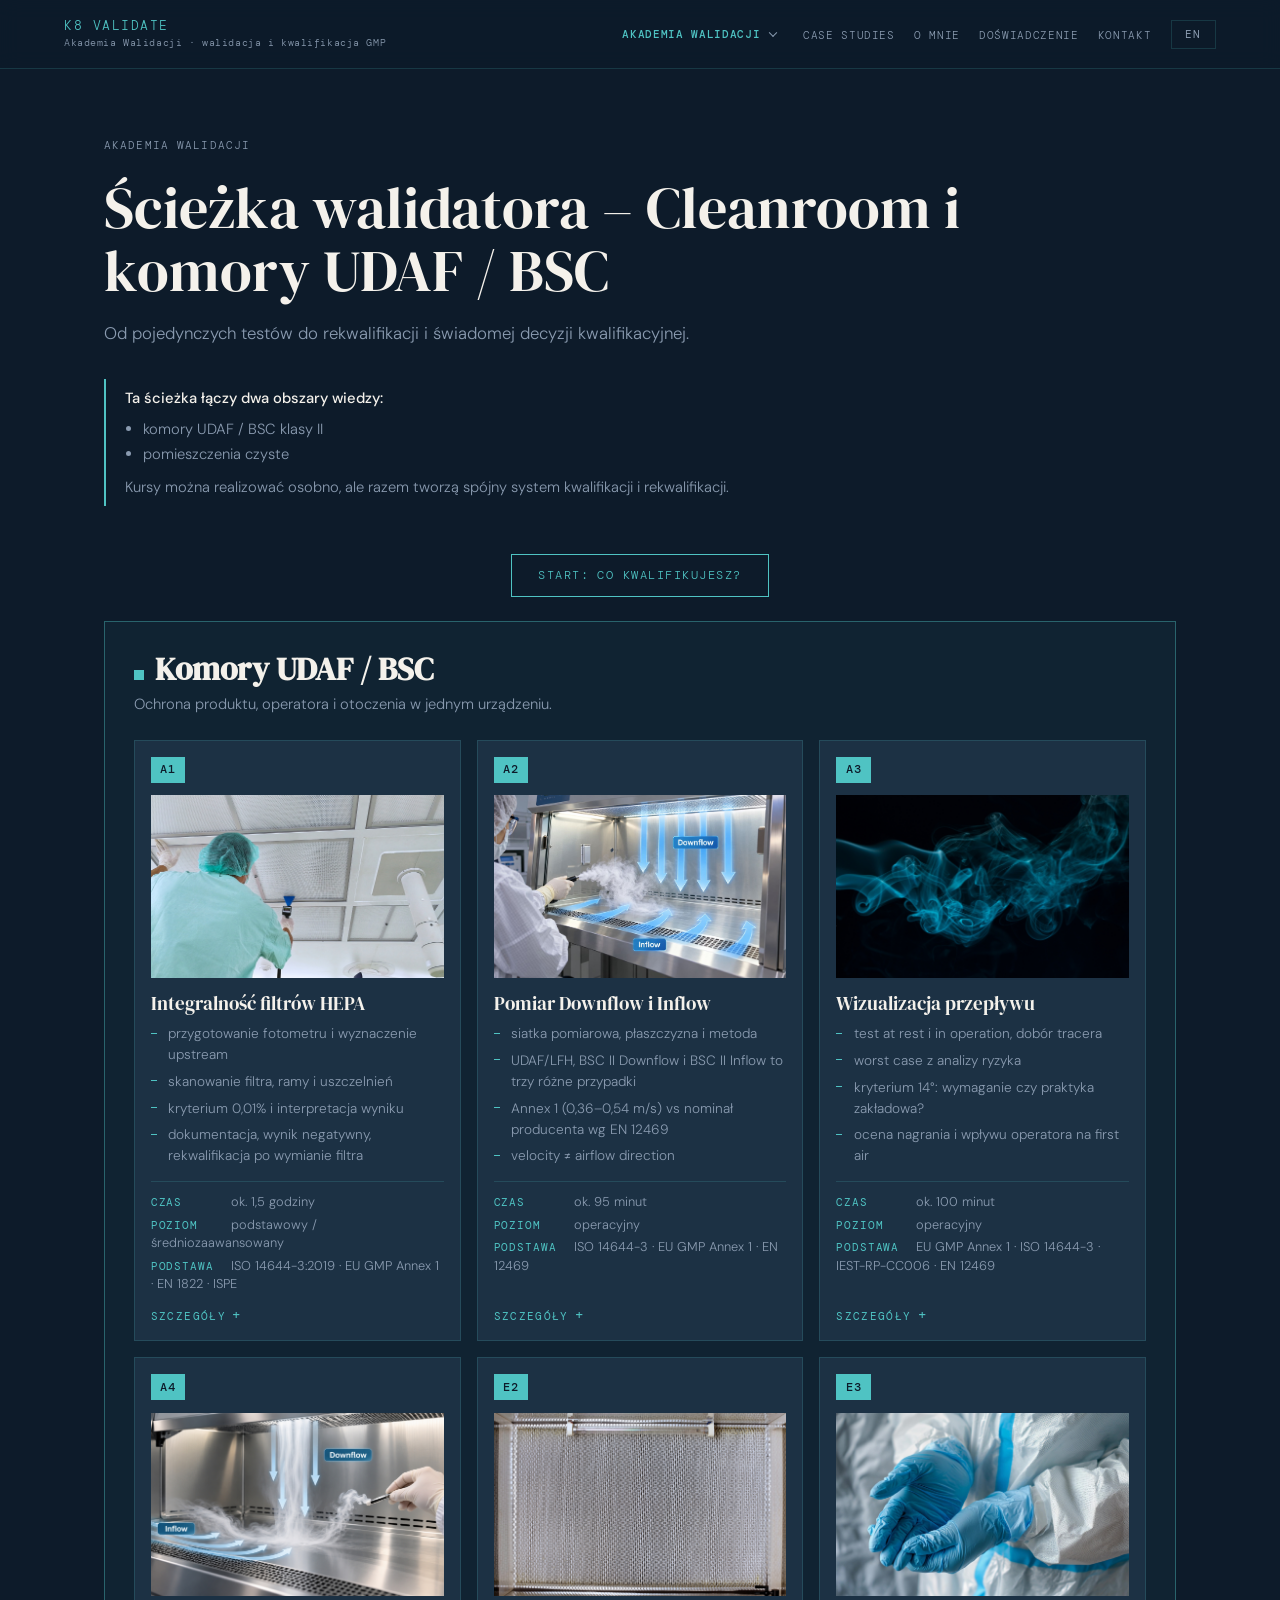
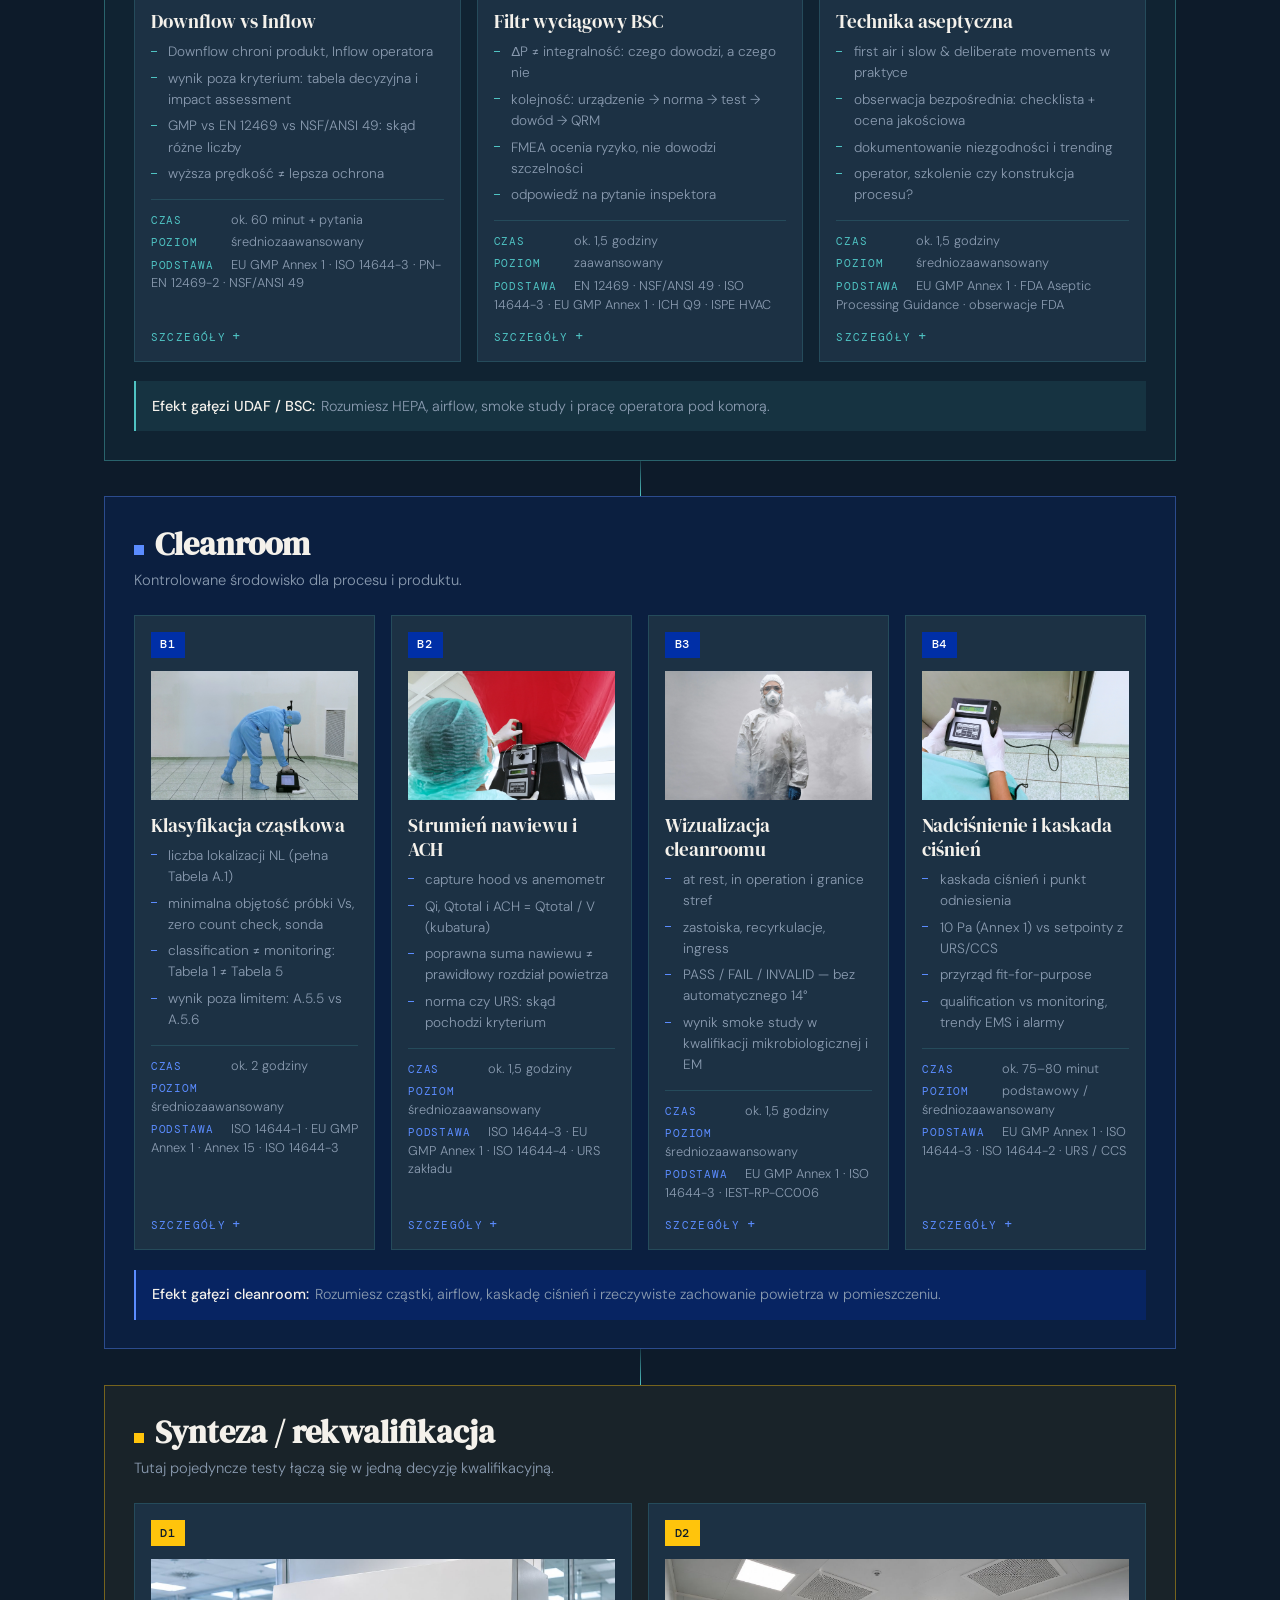
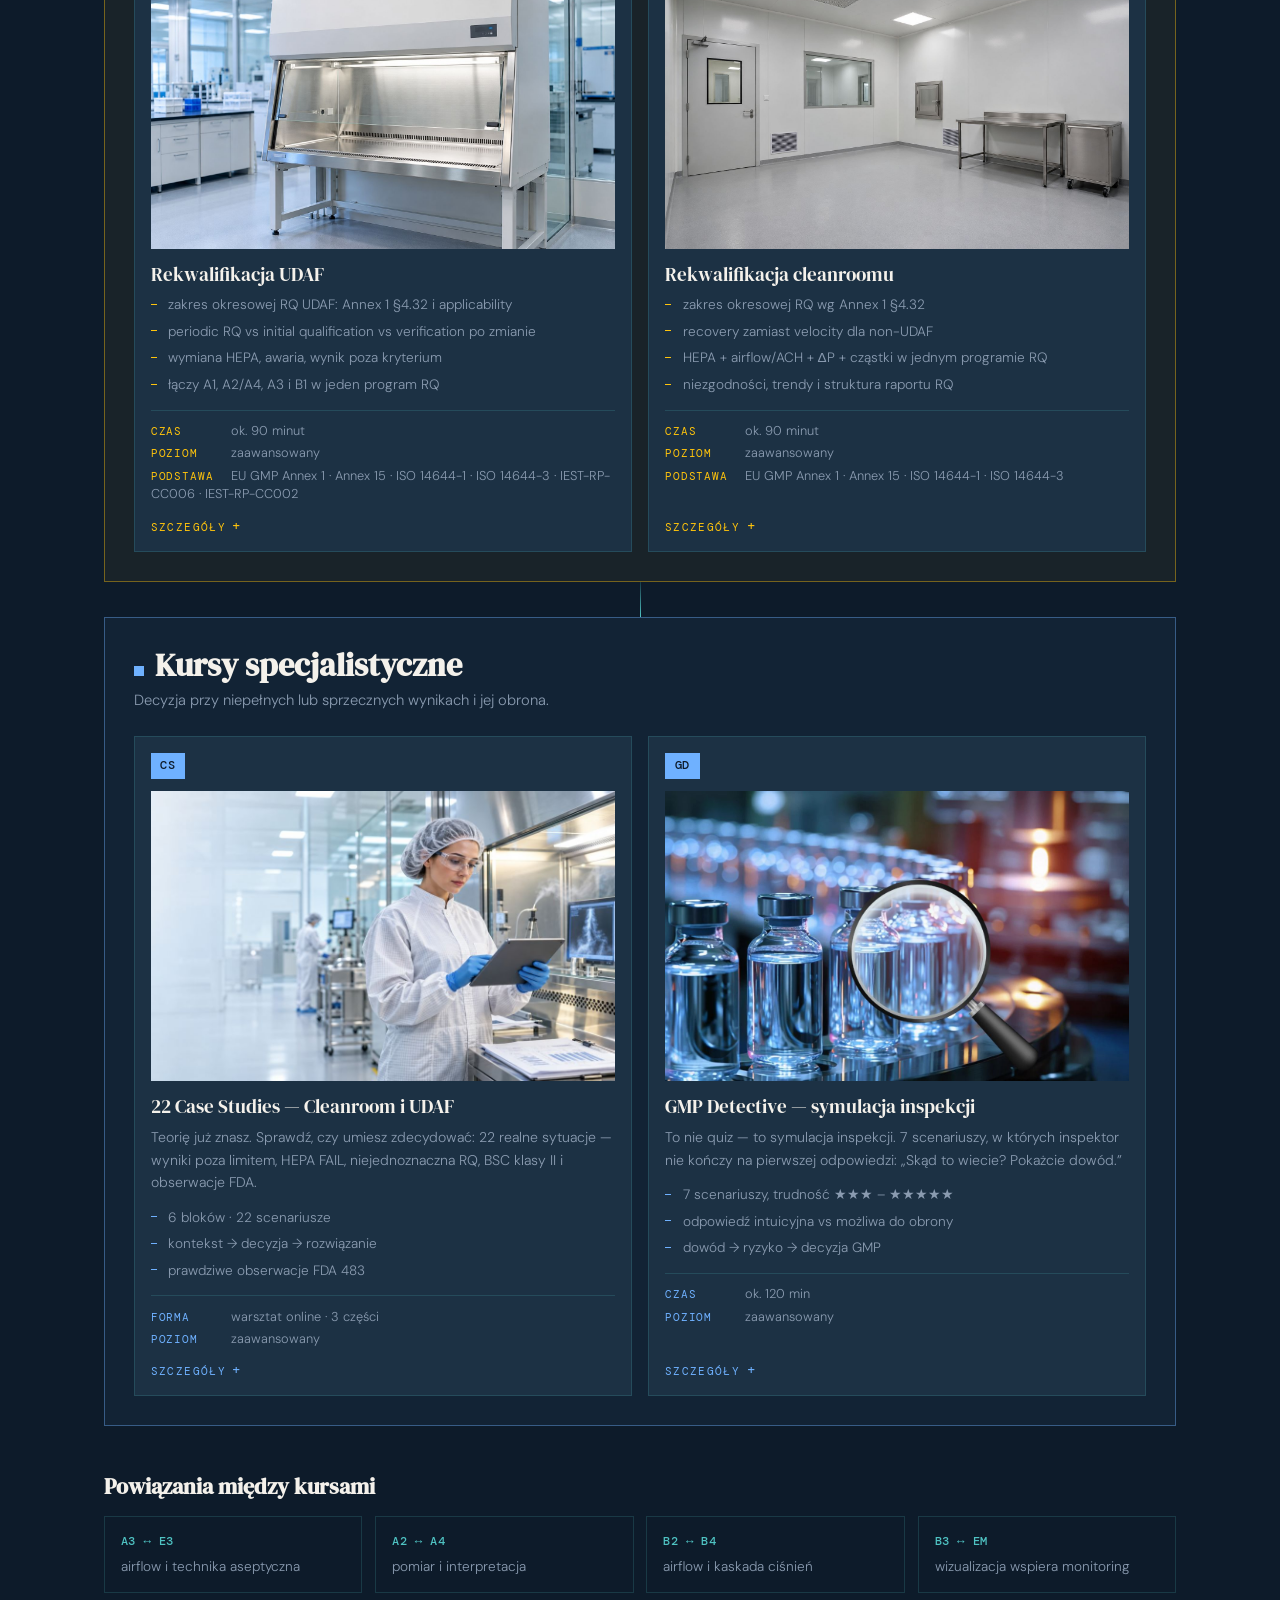
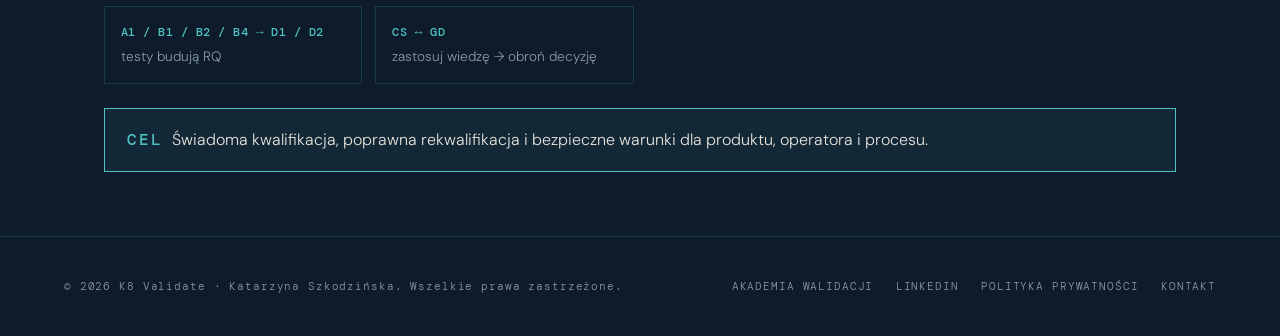
<file: akademiacleanroom.html>
<!DOCTYPE html>
<html lang="pl">
<head>
  <meta charset="UTF-8" />
  <meta name="viewport" content="width=device-width, initial-scale=1.0"/>
  <title data-en="Cleanroom and UDAF / Class II BSC qualification — online course | K8 Validate">Kwalifikacja pomieszczeń czystych i komór UDAF / BSC — kurs online | K8 Validate</title>
  <meta name="description" content="Ścieżka walidatora: integralność HEPA, Downflow i Inflow, smoke study, klasyfikacja cząstek, ACH, kaskada ciśnień oraz rekwalifikacja UDAF i cleanroomu." data-en="Validator path: HEPA integrity, Downflow and Inflow, smoke studies, particle classification, ACH, pressure cascades and UDAF and cleanroom requalification.">
  <link rel="canonical" href="https://k8validate.com/akademiacleanroom.html">
  <meta property="og:type" content="website">
  <meta property="og:site_name" content="K8 Validate">
  <meta property="og:title" content="Kwalifikacja pomieszczeń czystych i komór UDAF / BSC — kurs online | K8 Validate">
  <meta property="og:description" content="Ścieżka walidatora: integralność HEPA, Downflow i Inflow, smoke study, klasyfikacja cząstek, ACH, kaskada ciśnień oraz rekwalifikacja UDAF i cleanroomu.">
  <meta property="og:url" content="https://k8validate.com/akademiacleanroom.html">
  <meta property="og:image" content="https://k8validate.com/assets/og-image.jpg">
  <meta name="twitter:card" content="summary_large_image">
  <link rel="preconnect" href="https://fonts.googleapis.com">
  <link href="https://fonts.googleapis.com/css2?family=DM+Serif+Display:ital@0;1&family=DM+Mono:wght@300;400;500&family=DM+Sans:wght@300;400;500&display=swap" rel="stylesheet">
  <link rel="stylesheet" href="style.css?v=7">
  <link rel="stylesheet" href="akademia.css?v=7">
  <link rel="icon" type="image/png" href="assets/favicon.png">
</head>
<body class="ak">
  <nav id="main-nav">
    <a class="nav-logo" href="index.html" aria-label="K8 Validate"><span class="nav-name">K8 VALIDATE</span><span class="nav-role" data-i18n="common.brand_sub">Akademia Walidacji · walidacja i kwalifikacja GMP</span></a>
    <button class="nav-toggle" id="nav-toggle" aria-label="Menu"><span></span><span></span><span></span></button>
    <ul id="nav-links">
      <li class="has-sub">
        <a href="akademia.html" class="nav-accent active" data-i18n="common.nav.akademia" onclick="closeMenu()">Akademia Walidacji</a>
        <button type="button" class="sub-toggle" aria-label="Rozwiń podstrony Akademii Walidacji" aria-expanded="false"></button>
        <ul class="submenu">
          <li><a href="akademiacleanroom.html" class="active" data-i18n="common.nav.akademia_cleanroom" onclick="closeMenu()">Cleanroom i komory UDAF / BSC</a></li>
          <li><a href="akademiatermostatyki.html" data-i18n="common.nav.akademia_mapping" onclick="closeMenu()">Mapowanie temperatury</a></li>
        </ul>
      </li>
      <li><a href="/casestudies" data-i18n="common.nav.casestudies" onclick="closeMenu()">Case Studies</a></li>
      <li><a href="/about" data-i18n="common.nav.about" onclick="closeMenu()">O mnie</a></li>
      <li><a href="index.html#experience" data-i18n="common.nav.experience" onclick="closeMenu()">Doświadczenie</a></li>
      <li><a href="index.html#contact" data-i18n="common.nav.contact" onclick="closeMenu()">Kontakt</a></li>
      <li><button type="button" class="lang-toggle" id="lang-toggle" aria-label="Zmień język / Switch language">EN</button></li>
    </ul>
  </nav>
  <main class="ak-main">
    <div class="pw-head">
      <a class="crumb" data-en="Validation Academy" href="akademia.html">Akademia Walidacji</a>
      <h1 class="pw-title" data-en="Validator Path – Cleanrooms and UDAF / Class II BSC">Ścieżka walidatora – Cleanroom i komory UDAF / BSC</h1>
      <p class="pw-sub" data-en="From individual tests to requalification and a well-founded qualification decision.">Od pojedynczych testów do rekwalifikacji i świadomej decyzji kwalifikacyjnej.</p>
      <div class="pw-note" data-en="&lt;strong&gt;This path joins two areas of knowledge:&lt;/strong&gt;&lt;ul&gt;&lt;li&gt;UDAF / Class II BSC equipment&lt;/li&gt;&lt;li&gt;cleanrooms&lt;/li&gt;&lt;/ul&gt;You can take the courses individually, but together they form one consistent qualification and requalification system."><strong>Ta ścieżka łączy dwa obszary wiedzy:</strong><ul><li>komory UDAF / BSC klasy II</li><li>pomieszczenia czyste</li></ul>Kursy można realizować osobno, ale razem tworzą spójny system kwalifikacji i rekwalifikacji.</div>
    </div>
    <div class="pw-body">
      <div class="start"><span data-en="Start: what are you qualifying?">Start: co kwalifikujesz?</span></div>
<div class="branch " data-tone="teal">
  <div class="branch-head"><h2 data-en="UDAF / Class II BSC">Komory UDAF / BSC</h2><p data-en="Protecting product, operator and environment in one piece of equipment.">Ochrona produktu, operatora i otoczenia w jednym urządzeniu.</p></div>
  <div class="tiles">
<article class="tile" id="t-a1" data-tone="teal">
  <div class="tile-top"><span class="tile-code">A1</span></div>
  <div class="ph" data-ph="Grafika · Image"><img src="assets/akademia/a1.jpg" alt="" loading="lazy" onerror="this.remove()"></div>
  <div class="tile-body" data-en="&lt;h3&gt;HEPA Filter Integrity Testing&lt;/h3&gt;&lt;ul class=pts&gt;&lt;li&gt;photometer and upstream concentration&lt;/li&gt;&lt;li&gt;scanning the filter face, frame and seals&lt;/li&gt;&lt;li&gt;0.01% and out-of-limit results&lt;/li&gt;&lt;/ul&gt;&lt;ul class=&quot;meta&quot;&gt;&lt;li&gt;&lt;b&gt;Duration&lt;/b&gt;approx. 90 min&lt;/li&gt;&lt;li&gt;&lt;b&gt;Level&lt;/b&gt;Basic / Intermediate&lt;/li&gt;&lt;li&gt;&lt;b&gt;Based on&lt;/b&gt;ISO 14644-3:2019 · EU GMP Annex 1 (2022) · EN 1822 · ISPE GPG HVAC and Process Equipment Air Filters&lt;/li&gt;&lt;/ul&gt;">
<h3>Integralność filtrów HEPA</h3>
<ul class="pts"><li>przygotowanie fotometru i wyznaczenie upstream</li><li>skanowanie filtra, ramy i uszczelnień</li><li>kryterium 0,01% i interpretacja wyniku</li><li>dokumentacja, wynik negatywny, rekwalifikacja po wymianie filtra</li></ul>
<ul class="meta"><li><b>Czas</b>ok. 1,5 godziny</li><li><b>Poziom</b>podstawowy / średniozaawansowany</li><li><b>Podstawa</b>ISO 14644-3:2019 · EU GMP Annex 1 · EN 1822 · ISPE</li></ul>
</div>
  <button type="button" class="tile-more" aria-haspopup="dialog"><b data-en="Details" style="font-weight:inherit">Szczegóły</b><span aria-hidden="true">+</span></button>
  <div class="tile-full" data-en="&lt;p class=&quot;dlg-sub&quot;&gt;A1 · How to Perform HEPA Filter Integrity Testing&lt;br&gt;Aerosol photometer scanning · 0.01% acceptance criterion · interpretation and documentation&lt;/p&gt;
&lt;ul class=&quot;facts&quot;&gt;&lt;li&gt;&lt;b&gt;Duration&lt;/b&gt;approx. 90 min&lt;/li&gt;&lt;li&gt;&lt;b&gt;Level&lt;/b&gt;Basic / Intermediate&lt;/li&gt;&lt;li&gt;&lt;b&gt;Format&lt;/b&gt;Online course · examples · exercises · checklist&lt;/li&gt;&lt;li&gt;&lt;b&gt;Based on&lt;/b&gt;ISO 14644-3:2019 · EU GMP Annex 1 (2022) · EN 1822 · ISPE GPG HVAC and Process Equipment Air Filters&lt;/li&gt;&lt;/ul&gt;
&lt;p&gt;HEPA integrity testing is more than moving a probe across a filter. Where should upstream concentration be measured? How fast and how close should the probe move? What does a 0.01% reading actually mean? Does a rising ΔP indicate a leak?&lt;/p&gt;
&lt;p&gt;We go through the entire test — from preparing the measurement setup to evaluating and documenting the result.&lt;/p&gt;
&lt;div class=&quot;dlg-box&quot;&gt;&lt;strong&gt;ΔP ≠ integrity&lt;/strong&gt;&lt;p&gt;Differential pressure tells you about filter loading, not about a local leak. Only a properly performed integrity test demonstrates that the filter is leak-tight.&lt;/p&gt;&lt;/div&gt;
&lt;h4&gt;What you will learn&lt;/h4&gt;
&lt;ul&gt;&lt;li&gt;how an installed-filter integrity test differs from a factory efficiency test&lt;/li&gt;&lt;li&gt;what “final filter” means in ISO 14644-3 and EU GMP Annex 1&lt;/li&gt;&lt;li&gt;how to prepare the photometer and where to measure upstream concentration&lt;/li&gt;&lt;li&gt;how to scan the filter face, frame and seals&lt;/li&gt;&lt;li&gt;where the 0.01% criterion comes from and how to interpret it&lt;/li&gt;&lt;li&gt;how to respond to an out-of-limit reading and what to keep in the documentation&lt;/li&gt;&lt;li&gt;how to define the requalification scope after filter replacement&lt;/li&gt;&lt;/ul&gt;
&lt;h4&gt;What’s inside&lt;/h4&gt;
&lt;ul class=checks&gt;&lt;li&gt;step-by-step test procedure&lt;/li&gt;&lt;li&gt;10 most common mistakes&lt;/li&gt;&lt;li&gt;checklist: before, during and after the test&lt;/li&gt;&lt;li&gt;penetration calculation examples&lt;/li&gt;&lt;li&gt;3 problem-solving exercises&lt;/li&gt;&lt;li&gt;case study: filter replacement and RQ scope&lt;/li&gt;&lt;/ul&gt;
&lt;h4&gt;Who is it for?&lt;/h4&gt;
&lt;p&gt;Validation / Qualification / C&amp;amp;Q specialists, HVAC and cleanroom engineers, QA and Engineering, personnel performing or supervising HEPA testing — including those just starting out in qualification.&lt;/p&gt;
&lt;h4&gt;Related courses&lt;/h4&gt;
&lt;ul class=&quot;related&quot;&gt;&lt;li&gt;&lt;a href=&quot;#d1&quot; data-open=&quot;D1&quot;&gt;D1 · UDAF Requalification&lt;/a&gt; — when HEPA integrity belongs in periodic RQ and what to do after replacement or a failed result.&lt;/li&gt;&lt;li&gt;&lt;a href=&quot;#d2&quot; data-open=&quot;D2&quot;&gt;D2 · Cleanroom Requalification&lt;/a&gt; — integrity testing as one element of full cleanroom RQ.&lt;/li&gt;&lt;li&gt;&lt;a href=&quot;#e2&quot; data-open=&quot;E2&quot;&gt;E2 · Class II BSC Exhaust HEPA Filter&lt;/a&gt; — supply vs exhaust filters and what counts as evidence of integrity.&lt;/li&gt;&lt;/ul&gt;
&lt;a class=&quot;btn&quot; href=&quot;index.html?kurs=A1#contact&quot;&gt;Ask about this course&lt;/a&gt;">
<p class="dlg-sub">A1 · Jak mierzyć integralność filtrów HEPA?<br/>Skanowanie fotometrem aerozolowym · kryterium 0,01% · interpretacja i dokumentacja wyników</p>
<ul class="facts"><li><b>Czas</b>ok. 1,5 godziny</li><li><b>Poziom</b>podstawowy / średniozaawansowany</li><li><b>Forma</b>szkolenie online + przykłady + ćwiczenia + checklista</li></ul>
<p>Test integralności filtra HEPA jest jednym z podstawowych badań wykonywanych podczas kwalifikacji i rekwalifikacji pomieszczeń czystych oraz systemów UDAF. Samo jego wykonanie nie sprowadza się jednak do przesunięcia sondy po powierzchni filtra.</p>
<p>Gdzie powinien być mierzony upstream? Jak szybko prowadzić sondę i jak daleko od filtra? Co właściwie oznacza wskazanie 0,01%? Czy wzrost ΔP świadczy o nieszczelności? Co zrobić, gdy podczas skanowania pojawi się wynik poza kryterium?</p>
<p>W kursie przechodzimy przez cały test krok po kroku — od przygotowania układu pomiarowego aż do oceny i udokumentowania wyników.</p>
<h4>Czego nauczysz się podczas kursu?</h4><p>Po ukończeniu kursu będziesz wiedzieć:</p><ul><li>jaki jest rzeczywisty cel testu integralności HEPA,</li><li>czym różni się test integralności instalowanego filtra od fabrycznego badania jego skuteczności,</li><li>czym jest „final filter” w kontekście ISO 14644-3 i EU GMP Annex 1,</li><li>jak przygotować fotometr aerozolowy do pomiaru,</li><li>gdzie i w jaki sposób mierzyć stężenie upstream,</li><li>jak prawidłowo wykonać skan powierzchni filtra, ramy i uszczelnień,</li><li>skąd pochodzi kryterium 0,01% i jak je interpretować,</li><li>dlaczego pomiar różnicy ciśnień ΔP nie zastępuje testu integralności,</li><li>jak postępować w przypadku wskazania poza kryterium,</li><li>jakie dane należy zachować w dokumentacji kwalifikacyjnej,</li><li>jak podejść do zakresu rekwalifikacji po wymianie filtra HEPA.</li></ul>
<h4>Kurs oparty na praktyce</h4><p>W kursie znajdziesz:</p><ul class="checks"><li>procedurę testu krok po kroku</li><li>10 najczęstszych błędów podczas testów HEPA</li><li>praktyczną checklistę przed, podczas i po badaniu</li><li>przykłady obliczeń penetracji</li><li>3 ćwiczenia problemowe</li><li>przypadek wymiany filtra i określania zakresu rekwalifikacji</li><li>dodatkowy moduł techniczny dotyczący metodologii skanowania</li></ul>
<h4>Dla kogo?</h4><p>Kurs przygotowałam przede wszystkim dla:</p><ul><li>specjalistów Validation / Qualification / C&amp;Q,</li><li>inżynierów HVAC i Cleanroom,</li><li>pracowników QA i Engineering,</li><li>osób wykonujących lub nadzorujących pomiary HEPA,</li><li>osób rozpoczynających pracę w kwalifikacji pomieszczeń czystych,</li><li>wszystkich, którzy chcą rozumieć nie tylko jak wykonać test, ale również dlaczego wykonujemy go właśnie w taki sposób.</li></ul>
<h4>Podstawa merytoryczna</h4><p>ISO 14644-3:2019 · EU GMP Annex 1 · EN 1822 · ISPE HVAC and Process Equipment Air Filters oraz praktyczne doświadczenia z kwalifikacji i rekwalifikacji systemów HVAC, pomieszczeń czystych i urządzeń z przepływem jednokierunkowym.</p>
<h4>Powiązane kursy</h4><ul class="related"><li><a data-open="D1" href="#d1">D1 · Rekwalifikacja UDAF</a> — zobacz, kiedy HEPA integrity wchodzi do okresowej RQ i co zrobić po wymianie lub wyniku FAIL.</li><li><a data-open="D2" href="#d2">D2 · Rekwalifikacja cleanroomu</a> — wykorzystaj test integralności jako jeden z elementów pełnej RQ pomieszczenia.</li><li><a data-open="E2" href="#e2">E2 · Filtr wyciągowy BSC</a> — różnica między finalnym filtrem nawiewnym a wyciągowym BSC oraz właściwy dowód integralności.</li></ul>
<a class="btn" href="index.html?kurs=A1#contact">Zapytaj o ten kurs</a>
</div>
</article>
<article class="tile" id="t-a2" data-tone="teal">
  <div class="tile-top"><span class="tile-code">A2</span></div>
  <div class="ph" data-ph="Grafika · Image"><img src="assets/akademia/a2.jpg" alt="" loading="lazy" onerror="this.remove()"></div>
  <div class="tile-body" data-en="&lt;h3&gt;Downflow and Inflow Measurement&lt;/h3&gt;&lt;ul class=pts&gt;&lt;li&gt;measurement grid, plane and method&lt;/li&gt;&lt;li&gt;Annex 1 vs manufacturer setpoint (EN 12469)&lt;/li&gt;&lt;li&gt;velocity ≠ airflow direction&lt;/li&gt;&lt;/ul&gt;&lt;ul class=&quot;meta&quot;&gt;&lt;li&gt;&lt;b&gt;Duration&lt;/b&gt;approx. 95 min&lt;/li&gt;&lt;li&gt;&lt;b&gt;Level&lt;/b&gt;Intermediate&lt;/li&gt;&lt;li&gt;&lt;b&gt;Based on&lt;/b&gt;ISO 14644-3 · EU GMP Annex 1 (2022) · EN 12469-1/-2/-5 (current editions)&lt;/li&gt;&lt;/ul&gt;">
<h3>Pomiar Downflow i Inflow</h3>
<ul class="pts"><li>siatka pomiarowa, płaszczyzna i metoda</li><li>UDAF/LFH, BSC II Downflow i BSC II Inflow to trzy różne przypadki</li><li>Annex 1 (0,36–0,54 m/s) vs nominał producenta wg EN 12469</li><li>velocity ≠ airflow direction</li></ul>
<ul class="meta"><li><b>Czas</b>ok. 95 minut</li><li><b>Poziom</b>operacyjny</li><li><b>Podstawa</b>ISO 14644-3 · EU GMP Annex 1 · EN 12469</li></ul>
</div>
  <button type="button" class="tile-more" aria-haspopup="dialog"><b data-en="Details" style="font-weight:inherit">Szczegóły</b><span aria-hidden="true">+</span></button>
  <div class="tile-full" data-en="&lt;p class=&quot;dlg-sub&quot;&gt;A2 · How to Measure Downflow and Inflow Velocity&lt;br&gt;UDAF/LFH · Class II BSC · correct method, grid and acceptance criteria&lt;/p&gt;
&lt;ul class=&quot;facts&quot;&gt;&lt;li&gt;&lt;b&gt;Duration&lt;/b&gt;approx. 95 min&lt;/li&gt;&lt;li&gt;&lt;b&gt;Level&lt;/b&gt;Intermediate&lt;/li&gt;&lt;li&gt;&lt;b&gt;Format&lt;/b&gt;Online course · examples · exercises · checklist&lt;/li&gt;&lt;li&gt;&lt;b&gt;Based on&lt;/b&gt;ISO 14644-3 · EU GMP Annex 1 (2022) · EN 12469-1/-2/-5 (current editions)&lt;/li&gt;&lt;/ul&gt;
&lt;p&gt;Downflow and Inflow sit side by side in qualification protocols. Problems start when the same principles and criteria are applied to different equipment. How many measurement points? How far should the probe be? Is 0.45 m/s always the criterion? When do you assess against Annex 1, and when against the manufacturer’s parameters?&lt;/p&gt;
&lt;div class=&quot;dlg-box&quot;&gt;&lt;strong&gt;UDAF ≠ Class II BSC&lt;/strong&gt;&lt;p&gt;UDAF/LFH Downflow, Class II BSC Downflow and Class II BSC Inflow are three different measurement cases — with a different purpose, method and source of acceptance criteria.&lt;/p&gt;&lt;/div&gt;
&lt;h4&gt;What you will learn&lt;/h4&gt;
&lt;ul&gt;&lt;li&gt;what Downflow does and what Inflow does&lt;/li&gt;&lt;li&gt;how to define the grid, number of points and measurement plane&lt;/li&gt;&lt;li&gt;how to calculate average velocity, deviations and airflow volume&lt;/li&gt;&lt;li&gt;how to read 0.36–0.54 m/s from Annex 1 — as a guidance value for UDAF&lt;/li&gt;&lt;li&gt;why a Class II BSC is assessed against the manufacturer’s nominal setpoint and tolerance&lt;/li&gt;&lt;li&gt;which Inflow methods the current EN 12469 series provides for&lt;/li&gt;&lt;li&gt;how to tell a standard requirement from a manufacturer, SOP or site requirement&lt;/li&gt;&lt;/ul&gt;
&lt;h4&gt;What’s inside&lt;/h4&gt;
&lt;ul class=checks&gt;&lt;li&gt;10 common mistakes&lt;/li&gt;&lt;li&gt;measurement and calculation examples&lt;/li&gt;&lt;li&gt;checklist&lt;/li&gt;&lt;li&gt;3 practical exercises&lt;/li&gt;&lt;li&gt;how to justify your approach during an audit&lt;/li&gt;&lt;/ul&gt;
&lt;h4&gt;Who is it for?&lt;/h4&gt;
&lt;p&gt;Validation / Qualification / C&amp;amp;Q, HVAC, cleanroom, Engineering and QA — and anyone starting out in qualification who wants to match the method to the equipment from day one, rather than memorise numbers.&lt;/p&gt;
&lt;h4&gt;Related courses&lt;/h4&gt;
&lt;ul class=&quot;related&quot;&gt;&lt;li&gt;&lt;a href=&quot;#a4&quot; data-open=&quot;A4&quot;&gt;A4 · Downflow vs Inflow&lt;/a&gt; — how to interpret measured values and decide when results are out of range.&lt;/li&gt;&lt;li&gt;&lt;a href=&quot;#a3&quot; data-open=&quot;A3&quot;&gt;A3 · Airflow Visualization&lt;/a&gt; — how velocity relates to the actual airflow pattern.&lt;/li&gt;&lt;li&gt;&lt;a href=&quot;#d1&quot; data-open=&quot;D1&quot;&gt;D1 · UDAF Requalification&lt;/a&gt; — where Downflow measurement fits in periodic RQ.&lt;/li&gt;&lt;/ul&gt;
&lt;a class=&quot;btn&quot; href=&quot;index.html?kurs=A2#contact&quot;&gt;Ask about this course&lt;/a&gt;">
<p class="dlg-sub">A2 · Jak mierzyć prędkość Downflow i Inflow?<br/>UDAF/LFH · BSC Klasy II · właściwa metoda, siatka i kryterium oceny</p>
<ul class="facts"><li><b>Czas</b>ok. 95 minut</li><li><b>Poziom</b>operacyjny</li><li><b>Forma</b>szkolenie online + przykłady + ćwiczenia + checklista</li></ul>
<p>Downflow i Inflow często pojawiają się w protokołach obok siebie. Problem zaczyna się, gdy te same zasady pomiaru i te same kryteria stosuje się do różnych urządzeń.</p>
<p>Czy Downflow w UDAF mierzymy tak samo jak w BSC Klasy II? Ile punktów pomiarowych i w jakiej odległości ustawić sondę? Czy 0,45 m/s jest zawsze kryterium? Kiedy oceniać względem Annex 1, a kiedy parametrów producenta? W A2 porządkujemy to krok po kroku.</p>
<div class="dlg-box"><strong>UDAF ≠ BSC</strong><p>Downflow w UDAF i Downflow w BSC Klasy II mogą wyglądać podobnie, ale nie mają tej samej metodyki pomiarowej. W A2 uczysz się, której normy, siatki i kryterium użyć w konkretnym przypadku.</p></div>
<h4>Czego nauczysz się podczas kursu?</h4><p>Po ukończeniu kursu będziesz wiedzieć:</p><ul><li>czym różni się Downflow od Inflow i jaką funkcję pełni każdy z nich,</li><li>dlaczego Downflow w UDAF/LFH i w BSC Klasy II mierzy się według różnych metodyk,</li><li>jak wyznaczyć siatkę, liczbę punktów i płaszczyznę pomiaru,</li><li>jak obliczać średnią prędkość, odchylenia i strumień powietrza,</li><li>jak interpretować 0,36–0,54 m/s z Annex 1 jako guidance value dla UDAF,</li><li>dlaczego w BSC Klasy II podstawą oceny jest nominalny setpoint producenta z tolerancją,</li><li>jakie metody pomiaru Inflow przewiduje aktualne podejście EN 12469 i jak dobrać sprzęt,</li><li>jak odróżnić wymaganie normy od wymagania producenta, SOP lub praktyki zakładowej.</li></ul>
<h4>Wybrane zagadnienia</h4>
<details><summary>Velocity ≠ airflow direction</summary><p>Anemometr daje prędkość i jej rozkład. Rzeczywisty kierunek i zachowanie przepływu wymaga osobnego badania wizualizacyjnego, które omawia A3.</p></details>
<details><summary>Aktualne podejście do BSC Klasy II</summary><p>A2 uwzględnia zmianę w nowej serii EN 12469: zamiast jednej uniwersalnej wartości coraz większe znaczenie mają model urządzenia, nominalne parametry producenta i relacja Downflow–Inflow. Zanim ocenimy wynik BSC, musimy wiedzieć, względem czego go oceniamy.</p></details>
<h4>Kurs oparty na praktyce</h4><p>W kursie znajdziesz:</p><ul class="checks"><li>10 typowych błędów: niewłaściwe siatki, kopiowanie metodyki UDAF do BSC, nieaktualne kryteria, błędne współczynniki korekcji Inflow</li><li>checklista</li><li>3 ćwiczenia: policz wynik, zdecyduj, jak go ocenić, i uzasadnij podejście podczas audytu</li></ul>
<h4>Dla kogo?</h4><p>Validation / Qualification / C&amp;Q, HVAC, Cleanroom, Engineering i QA, osoby wykonujące pomiary środowiskowe i kwalifikację urządzeń z przepływem jednokierunkowym lub BSC. Dobry także na start: uczy dobierać metodę do urządzenia, a nie zapamiętywać liczby.</p>
<h4>Podstawa merytoryczna</h4><p>PN-EN ISO 14644-3, EU GMP Annex 1 oraz aktualna seria EN 12469 dla komór bezpieczeństwa biologicznego, z praktycznym podejściem do kwalifikacji i interpretacji wymagań producenta.</p>
<h4>Powiązane kursy</h4><ul class="related"><li><a data-open="A4" href="#a4">A4 · Downflow vs Inflow</a> — naucz się interpretować zmierzone wartości i podejmować decyzje przy odchyleniach.</li><li><a data-open="A3" href="#a3">A3 · Wizualizacja przepływu</a> — sprawdź, jak zmierzona prędkość przekłada się na rzeczywisty wzorzec przepływu.</li><li><a data-open="D1" href="#d1">D1 · Rekwalifikacja UDAF</a> — zobacz, gdzie pomiar Downflow znajduje się w okresowej RQ.</li></ul>
<a class="btn" href="index.html?kurs=A2#contact">Zapytaj o ten kurs</a>
</div>
</article>
<article class="tile" id="t-a3" data-tone="teal">
  <div class="tile-top"><span class="tile-code">A3</span></div>
  <div class="ph" data-ph="Grafika · Image"><img src="assets/akademia/a3.jpg" alt="" loading="lazy" onerror="this.remove()"></div>
  <div class="tile-body" data-en="&lt;h3&gt;Airflow Visualization in UDAF / Class II BSC&lt;/h3&gt;&lt;ul class=pts&gt;&lt;li&gt;at rest vs in operation&lt;/li&gt;&lt;li&gt;operator impact and first air&lt;/li&gt;&lt;li&gt;14° — requirement or site practice?&lt;/li&gt;&lt;/ul&gt;&lt;ul class=&quot;meta&quot;&gt;&lt;li&gt;&lt;b&gt;Duration&lt;/b&gt;approx. 100 min&lt;/li&gt;&lt;li&gt;&lt;b&gt;Level&lt;/b&gt;Intermediate&lt;/li&gt;&lt;li&gt;&lt;b&gt;Based on&lt;/b&gt;EU GMP Annex 1 (2022) · ISO 14644-3 · IEST-RP-CC006 · EN 12469-1/-2/-5 (current editions)&lt;/li&gt;&lt;/ul&gt;">
<h3>Wizualizacja przepływu</h3>
<ul class="pts"><li>test at rest i in operation, dobór tracera</li><li>worst case z analizy ryzyka</li><li>kryterium 14°: wymaganie czy praktyka zakładowa?</li><li>ocena nagrania i wpływu operatora na first air</li></ul>
<ul class="meta"><li><b>Czas</b>ok. 100 minut</li><li><b>Poziom</b>operacyjny</li><li><b>Podstawa</b>EU GMP Annex 1 · ISO 14644-3 · IEST-RP-CC006 · EN 12469</li></ul>
</div>
  <button type="button" class="tile-more" aria-haspopup="dialog"><b data-en="Details" style="font-weight:inherit">Szczegóły</b><span aria-hidden="true">+</span></button>
  <div class="tile-full" data-en="&lt;p class=&quot;dlg-sub&quot;&gt;A3 · How to Perform and Evaluate Airflow Visualization Studies&lt;br&gt;UDAF and Class II BSC · at rest and in operation · worst case · video as evidence&lt;/p&gt;
&lt;ul class=&quot;facts&quot;&gt;&lt;li&gt;&lt;b&gt;Duration&lt;/b&gt;approx. 100 min&lt;/li&gt;&lt;li&gt;&lt;b&gt;Level&lt;/b&gt;Intermediate&lt;/li&gt;&lt;li&gt;&lt;b&gt;Format&lt;/b&gt;Online course · examples · exercises · checklist&lt;/li&gt;&lt;li&gt;&lt;b&gt;Based on&lt;/b&gt;EU GMP Annex 1 (2022) · ISO 14644-3 · IEST-RP-CC006 · EN 12469-1/-2/-5 (current editions)&lt;/li&gt;&lt;/ul&gt;
&lt;p&gt;A good visualization study is not “add smoke and record a video”. It has to show whether the air really protects the critical zone — including while the operator works and hands, tools and interventions enter the airflow.&lt;/p&gt;
&lt;div class=&quot;dlg-box&quot;&gt;&lt;strong&gt;A smoke study is not just a video of smoke&lt;/strong&gt;&lt;p&gt;The recording should show how the air behaves during the process and what the operator does to it. In A3 you learn to perform the study, evaluate it and defend it in your documentation.&lt;/p&gt;&lt;/div&gt;
&lt;h4&gt;What you will learn&lt;/h4&gt;
&lt;ul&gt;&lt;li&gt;when to perform the study at rest and when in operation&lt;/li&gt;&lt;li&gt;what Annex 1 requires, what comes from standards, and what is site practice&lt;/li&gt;&lt;li&gt;how to choose a tracer and prepare a recording that can actually be evaluated&lt;/li&gt;&lt;li&gt;how to assess airflow direction and areas of recirculation&lt;/li&gt;&lt;li&gt;what the ≤14° criterion describes (direction, not turbulence) — and what it cannot tell you&lt;/li&gt;&lt;li&gt;how visualization in UDAF differs from a Class II BSC — and why it does not replace Inflow measurement&lt;/li&gt;&lt;li&gt;how to select the worst case using an approved risk assessment&lt;/li&gt;&lt;/ul&gt;
&lt;h4&gt;What’s inside&lt;/h4&gt;
&lt;ul class=checks&gt;&lt;li&gt;clear split: GMP / standard / site practice&lt;/li&gt;&lt;li&gt;prerequisites before the study&lt;/li&gt;&lt;li&gt;assessment of operator impact&lt;/li&gt;&lt;li&gt;10 common mistakes&lt;/li&gt;&lt;li&gt;checklist&lt;/li&gt;&lt;li&gt;2 practical exercises&lt;/li&gt;&lt;/ul&gt;
&lt;h4&gt;Who is it for?&lt;/h4&gt;
&lt;p&gt;Validation / Qualification / C&amp;amp;Q, QA, Microbiology and Environmental Monitoring, Engineering / HVAC, people performing or reviewing smoke studies, and aseptic operators.&lt;/p&gt;
&lt;h4&gt;Related courses&lt;/h4&gt;
&lt;ul class=&quot;related&quot;&gt;&lt;li&gt;&lt;a href=&quot;#a2&quot; data-open=&quot;A2&quot;&gt;A2 · Downflow and Inflow&lt;/a&gt; — first confirm the airflow parameters you will later observe.&lt;/li&gt;&lt;li&gt;&lt;a href=&quot;#e3&quot; data-open=&quot;E3&quot;&gt;E3 · Aseptic Technique&lt;/a&gt; — the same video seen through operator movements and first air.&lt;/li&gt;&lt;li&gt;&lt;a href=&quot;#d1&quot; data-open=&quot;D1&quot;&gt;D1 · UDAF Requalification&lt;/a&gt; — when visualization must be repeated after a change.&lt;/li&gt;&lt;/ul&gt;
&lt;a class=&quot;btn&quot; href=&quot;index.html?kurs=A3#contact&quot;&gt;Ask about this course&lt;/a&gt;">
<p class="dlg-sub">A3 · Jak wykonać i ocenić wizualizację przepływu?<br/>UDAF i BSC · at rest i in operation · worst case · film jako dowód</p>
<ul class="facts"><li><b>Czas</b>ok. 100 minut</li><li><b>Poziom</b>operacyjny</li><li><b>Forma</b>szkolenie online + przykłady + ćwiczenia + checklista</li></ul>
<p>Wizualizację często nazywa się po prostu „testem dymowym”, ale dobry test to nie wpuszczenie dymu i nagranie filmu. Ma odpowiedzieć: czy powietrze chroni obszar krytyczny? Co dzieje się ze strugą podczas pracy operatora? Czy ręce, wyposażenie lub interwencje zaburzają first air? Czy nagranie potwierdza bezpieczne warunki procesu?</p>
<p>W A3 oceniamy jednocześnie przepływ i wpływ człowieka na ten przepływ — na tym buduje się cały test in operation.</p>
<p>Annex 1 wymaga wizualizacji tam, gdzie potrzebny jest przepływ jednokierunkowy, badań at rest i in operation oraz zachowania nagrań. Wiele szczegółów (np. długość filmu, sposób pomiaru kąta) wynika jednak z metodyki zakładowej — to rozróżnienie jest jednym z głównych tematów kursu.</p>
<div class="dlg-box"><strong>Smoke study to nie film z dymem.</strong><p>Dobry test powinien pokazać, jak naprawdę zachowuje się powietrze podczas procesu i co robi z nim operator. W A3 uczysz się nie tylko wykonać wizualizację — uczysz się ją ocenić i obronić w dokumentacji kwalifikacyjnej.</p></div>
<h4>Czego nauczysz się podczas kursu?</h4><p>Po ukończeniu kursu będziesz wiedzieć:</p><ul><li>kiedy wykonywać wizualizację at rest, a kiedy in operation,</li><li>co wymaga Annex 1, co pochodzi ze standardów, a co jest wyłącznie praktyką zakładową,</li><li>jak dobrać tracer i przygotować nagranie, które pozwala ocenić przepływ,</li><li>jak analizować kierunek strugi i obszary potencjalnej recyrkulacji,</li><li>czego dotyczy kryterium 14° i czego na jego podstawie nie wolno oceniać,</li><li>jak wizualizacja UDAF różni się od BSC Klasy II,</li><li>jak wyznaczyć worst case na podstawie zatwierdzonej analizy ryzyka,</li><li>jak oceniać wpływ operatora na przepływ i first air,</li><li>jak zachować i udokumentować nagranie jako element dokumentacji kwalifikacyjnej.</li></ul>
<h4>Wybrane zagadnienia</h4>
<details><summary>At rest to dopiero połowa obrazu</summary><p>At rest pokazuje przepływ przy pracującym systemie. W procesie pojawiają się ręce operatora, narzędzia, pojemniki i interwencje, dlatego in operation ocenia też, czy sposób pracy nie powoduje recyrkulacji nad produktem i nie zaburza first air. Nagranie powinno pokazywać jednocześnie przepływ i zachowanie operatora.</p></details>
<details><summary>Kąt 14° — wymaganie czy praktyka?</summary><p>≤14° nie jest uniwersalnym wymaganiem Annex 1. Może być kryterium przyjętym w SOP lub protokole i wtedy obowiązuje w tym konkretnym teście, ale nie należy przedstawiać go jako wymagania GMP. Kąt opisuje odchylenie kierunku strugi, a nie poziom turbulencji.</p></details>
<details><summary>UDAF i BSC — podobny obraz, inne zastosowanie</summary><p>W BSC obserwujemy przepływ przy otworze dostępowym i nad powierzchnią roboczą, ale wizualizacja nie zastępuje formalnego pomiaru Inflow. Pomiar prędkości i wizualizacja odpowiadają na różne pytania i powinny się uzupełniać.</p></details>
<details><summary>Worst case — nie z intuicji</summary><p>Wybór operacji do nagrania nie powinien wynikać z tego, co „wydaje się najtrudniejsze”, lecz z zatwierdzonej analizy ryzyka, dzięki której można uzasadnić, dlaczego to właśnie worst case.</p></details>
<h4>Kurs oparty na praktyce</h4><p>W kursie znajdziesz:</p><ul class="checks"><li>rozdzielenie: GMP / standard / praktyka zakładowa</li><li>porównanie at rest i in operation, przygotowanie tracera i nagrania</li><li>ocena wpływu operatora i interpretacja kryterium 14°</li><li>różnice UDAF vs BSC Klasy II, wybór worst case</li><li>10 typowych błędów i checklista przed, podczas i po teście</li><li>2 ćwiczenia praktyczne</li></ul>
<h4>Dla kogo?</h4><p>Validation / Qualification / C&amp;Q, QA, mikrobiologia i Environmental Monitoring, Engineering / HVAC / Cleanroom, osoby wykonujące kwalifikację UDAF i BSC, oceniające smoke studies, operatorzy i odpowiedzialni za technikę aseptyczną. Dla tych, którzy chcą przejść od „wykonaliśmy smoke study” do „potrafimy uzasadnić, co dokładnie pokazuje nagranie i dlaczego uznajemy przepływ oraz sposób pracy za akceptowalne”.</p>
<h4>Podstawa merytoryczna</h4><p>EU GMP Annex 1 · ISO 14644-3 · IEST-RP-CC006 · EN 12469 oraz praktyczne podejście do kwalifikacji UDAF i BSC, analizy ryzyka i oceny nagrań.</p>
<h4>Powiązane kursy</h4><ul class="related"><li><a data-open="A2" href="#a2">A2 · Pomiar Downflow i Inflow</a> — najpierw potwierdź parametry przepływu, który później obserwujesz na smoke study.</li><li><a data-open="E3" href="#e3">E3 · Technika aseptyczna</a> — ten sam film z perspektywy ruchów operatora i ochrony first air (A3 patrzy na powietrze, E3 na człowieka).</li><li><a data-open="D1" href="#d1">D1 · Rekwalifikacja UDAF</a> — kiedy wizualizację należy ponownie wykonać po zmianie.</li></ul>
<a class="btn" href="index.html?kurs=A3#contact">Zapytaj o ten kurs</a>
</div>
</article>
<article class="tile" id="t-a4" data-tone="teal">
  <div class="tile-top"><span class="tile-code">A4</span></div>
  <div class="ph" data-ph="Grafika · Image"><img src="assets/akademia/a4.jpg" alt="" loading="lazy" onerror="this.remove()"></div>
  <div class="tile-body" data-en="&lt;h3&gt;Downflow vs Inflow — Interpretation&lt;/h3&gt;&lt;ul class=pts&gt;&lt;li&gt;Downflow protects the product, Inflow the operator&lt;/li&gt;&lt;li&gt;GMP vs EN 12469 vs NSF/ANSI 49&lt;/li&gt;&lt;li&gt;decision table for deviations&lt;/li&gt;&lt;/ul&gt;&lt;ul class=&quot;meta&quot;&gt;&lt;li&gt;&lt;b&gt;Duration&lt;/b&gt;approx. 60 min + Q&amp;amp;A&lt;/li&gt;&lt;li&gt;&lt;b&gt;Level&lt;/b&gt;Intermediate&lt;/li&gt;&lt;li&gt;&lt;b&gt;Based on&lt;/b&gt;EU GMP Annex 1 (2022) · ISO 14644-3 · EN 12469-1/-2/-5 (current editions) · NSF/ANSI 49- 2026&lt;/li&gt;&lt;/ul&gt;">
<h3>Downflow vs Inflow</h3>
<ul class="pts"><li>Downflow chroni produkt, Inflow operatora</li><li>wynik poza kryterium: tabela decyzyjna i impact assessment</li><li>GMP vs EN 12469 vs NSF/ANSI 49: skąd różne liczby</li><li>wyższa prędkość ≠ lepsza ochrona</li></ul>
<ul class="meta"><li><b>Czas</b>ok. 60 minut + pytania</li><li><b>Poziom</b>średniozaawansowany</li><li><b>Podstawa</b>EU GMP Annex 1 · ISO 14644-3 · PN-EN 12469-2 · NSF/ANSI 49</li></ul>
</div>
  <button type="button" class="tile-more" aria-haspopup="dialog"><b data-en="Details" style="font-weight:inherit">Szczegóły</b><span aria-hidden="true">+</span></button>
  <div class="tile-full" data-en="&lt;p class=&quot;dlg-sub&quot;&gt;A4 · Downflow vs Inflow&lt;br&gt;Differences and Practical Interpretation — how to interpret results and make decisions when values are out of range&lt;/p&gt;
&lt;ul class=&quot;facts&quot;&gt;&lt;li&gt;&lt;b&gt;Duration&lt;/b&gt;approx. 60 min + Q&amp;amp;A&lt;/li&gt;&lt;li&gt;&lt;b&gt;Level&lt;/b&gt;Intermediate&lt;/li&gt;&lt;li&gt;&lt;b&gt;Format&lt;/b&gt;Online course · decision table · case studies · checklist&lt;/li&gt;&lt;li&gt;&lt;b&gt;Based on&lt;/b&gt;EU GMP Annex 1 (2022) · ISO 14644-3 · EN 12469-1/-2/-5 (current editions) · NSF/ANSI 49- 2026&lt;/li&gt;&lt;/ul&gt;
&lt;p&gt;The anemometer gives you a number. The difficulty starts when the result is out of range: can work continue? Is the product at risk, or the operator? Should the process be stopped? A2 teaches you to measure — A4 teaches you to decide.&lt;/p&gt;
&lt;div class=&quot;dlg-box&quot;&gt;&lt;strong&gt;A measurement gives you a number. A validator makes the decision.&lt;/strong&gt;&lt;p&gt;What do you do if Downflow is 0.58 m/s? Does higher velocity mean better protection? Can work continue when Inflow is out of range?&lt;/p&gt;&lt;/div&gt;
&lt;h4&gt;What you will learn&lt;/h4&gt;
&lt;ul&gt;&lt;li&gt;the protective purpose of Downflow and of Inflow — and why they form one balance in a Class II BSC&lt;/li&gt;&lt;li&gt;how to interpret Downflow in UDAF and local Grade A zones&lt;/li&gt;&lt;li&gt;why the manufacturer’s setpoint and tolerance matter for a Class II BSC&lt;/li&gt;&lt;li&gt;where the different numbers in EN 12469 and NSF/ANSI 49 come from — and why not to mix them&lt;/li&gt;&lt;li&gt;why Downflow that is too high is also a problem&lt;/li&gt;&lt;li&gt;when to stop work and how to document the impact assessment&lt;/li&gt;&lt;li&gt;why adjusting one airflow means re-checking the whole cabinet balance&lt;/li&gt;&lt;/ul&gt;
&lt;h4&gt;What’s inside&lt;/h4&gt;
&lt;ul class=checks&gt;&lt;li&gt;decision table for deviations&lt;/li&gt;&lt;li&gt;Class II BSC types: A1, A2, B1, B2&lt;/li&gt;&lt;li&gt;10 common mistakes&lt;/li&gt;&lt;li&gt;checklist&lt;/li&gt;&lt;li&gt;3 scenarios from practice and audits&lt;/li&gt;&lt;/ul&gt;
&lt;h4&gt;Who is it for?&lt;/h4&gt;
&lt;p&gt;Validation / Qualification / C&amp;amp;Q, QA, Engineering, laboratories using Class II BSC equipment, system owners and anyone deciding on deviations. A2 is not required, but A4 is its natural next step.&lt;/p&gt;
&lt;h4&gt;Related courses&lt;/h4&gt;
&lt;ul class=&quot;related&quot;&gt;&lt;li&gt;&lt;a href=&quot;#a2&quot; data-open=&quot;A2&quot;&gt;A2 · Downflow and Inflow Measurement&lt;/a&gt; — the measurement method before interpretation.&lt;/li&gt;&lt;li&gt;&lt;a href=&quot;#a3&quot; data-open=&quot;A3&quot;&gt;A3 · Airflow Visualization&lt;/a&gt; — what velocity values alone cannot tell you about airflow.&lt;/li&gt;&lt;li&gt;&lt;a href=&quot;#e2&quot; data-open=&quot;E2&quot;&gt;E2 · Class II BSC Exhaust HEPA Filter&lt;/a&gt; — more on how a Class II BSC works and is qualified.&lt;/li&gt;&lt;/ul&gt;
&lt;a class=&quot;btn&quot; href=&quot;index.html?kurs=A4#contact&quot;&gt;Ask about this course&lt;/a&gt;">
<p class="dlg-sub">A4 · Downflow vs Inflow — różnice i praktyka<br/>Jak interpretować wyniki i podejmować decyzje przy odchyleniach</p>
<ul class="facts"><li><b>Czas</b>ok. 60 minut + pytania</li><li><b>Poziom</b>średniozaawansowany</li><li><b>Forma</b>kurs online + tabela decyzyjna + case studies + checklista</li></ul>
<p>Pomiar jest stosunkowo prosty — anemometr pokaże liczbę. Trudność zaczyna się, gdy wynik jest poza zakresem i ktoś musi zdecydować: czy można kontynuować pracę, czy wynik stanowi ryzyko dla produktu lub operatora, czy zatrzymać proces i jak udokumentować odchylenie.</p>
<p>W A2 uczymy się, jak mierzyć. W A4 — co zrobić z otrzymaną liczbą. Zasada kursu: Downflow chroni produkt, Inflow chroni operatora, a w BSC Klasy II oba działają jako jeden układ w balansie — zmiana jednego wpływa na drugi.</p>
<div class="dlg-box"><strong>Pomiar daje liczbę. Walidator musi podjąć decyzję.</strong><p>Co zrobić, gdy Downflow wynosi 0,58 m/s? Czy wyższa prędkość oznacza lepszą ochronę? Czy można pracować, gdy Inflow jest poza zakresem? A4 uczy interpretować wynik — nie tylko go odczytać.</p></div>
<h4>Czego nauczysz się podczas kursu?</h4><p>Po ukończeniu kursu będziesz wiedzieć:</p><ul><li>czym funkcjonalnie różnią się Downflow i Inflow i jaki jest cel ochronny każdego z nich,</li><li>dlaczego kryteria zależą od rodzaju urządzenia (UDAF, lokalne strefy Grade A, BSC Klasy II),</li><li>skąd pochodzą wartości ze starszej EN 12469 i NSF/ANSI 49 i dlaczego nie należy mieszać tych systemów,</li><li>dlaczego w aktualnym podejściu EN 12469 liczy się set point producenta i jego tolerancja,</li><li>co oznacza zbyt niski i zbyt wysoki Downflow oraz zbyt niski Inflow,</li><li>kiedy praca powinna zostać przerwana,</li><li>jak przeprowadzić i udokumentować ocenę wpływu,</li><li>dlaczego po regulacji jednego przepływu trzeba zweryfikować cały balans urządzenia.</li></ul>
<h4>Wybrane zagadnienia</h4>
<details><summary>Wyższy Downflow nie zawsze oznacza lepszą ochronę</summary><p>Zbyt wysoka prędkość może zwiększać zawirowania za przeszkodami, silniej odbijać strugę od powierzchni roboczej i pogarszać przepływ wokół rąk, narzędzi i pojemników. Wynik ponad kryterium nie jest „lepszym wynikiem” — wymaga oceny i udokumentowanego postępowania.</p></details>
<details><summary>Co zrobić, gdy jeden parametr jest poza zakresem?</summary><p>Praktyczna tabela decyzyjna. Prawidłowy airflow nie oznacza jednak, że cała komora jest sprawna — HEPA, alarmy i funkcje bezpieczeństwa ocenia się osobno.</p><ul><li>Downflow OK / Inflow za niski → ryzyko dla operatora, konieczność zabezpieczenia procesu.</li><li>Downflow za niski / Inflow OK → ryzyko dla ochrony produktu.</li><li>Downflow za wysoki → wynik poza kryterium, odchylenie i dochodzenie przyczyny.</li><li>Oba parametry poza zakresem → komora wyłączona z użytkowania do czasu oceny.</li></ul></details>
<details><summary>GMP, EN i NSF — dlaczego różne liczby?</summary><p>Annex 1 dotyczy ochrony produktu i przepływu jednokierunkowego, EN 12469 — komór bezpieczeństwa biologicznego, NSF/ANSI 49 — odrębnego amerykańskiego systemu klasyfikacji i certyfikacji BSC. Historycznie spotykane 0,40 i 0,51 m/s nie muszą się wykluczać — pochodzą z różnych systemów i kontekstów.</p></details>
<details><summary>BSC Klasy II — nie każda komora jest taka sama</summary><p>Omawiamy typy A1, A2, B1 i B2 oraz ich recyrkulację i wyrzut powietrza. Dobór uwzględnia charakter materiału biologicznego, substancje chemiczne, sposób wyrzutu, instrukcję producenta i ocenę ryzyka — nawet komora ze 100% wyrzutem nie jest automatycznie właściwa dla każdego zagrożenia.</p></details>
<h4>Kurs oparty na praktyce</h4><p>W kursie znajdziesz:</p><ul class="checks"><li>fizyka Downflow i Inflow, schemat przepływu w BSC Klasy II</li><li>różnice GMP / EN / NSF i aktualne podejście do kryteriów BSC</li><li>tabela decyzyjna przy odchyleniach i zasady impact assessment</li><li>10 typowych błędów i checklista</li><li>3 scenariusze decyzyjne z praktyki i audytu</li></ul>
<h4>Dla kogo?</h4><p>Validation / Qualification / C&amp;Q, QA, Engineering, osoby odpowiedzialne za kwalifikację UDAF i BSC, pracownicy laboratoriów z BSC, przeglądający wyniki kwalifikacji oraz właściciele systemów podejmujący decyzje o odchyleniach. Czy trzeba wcześniej A2? Nie bezwzględnie, ale A4 jest jego naturalnym rozwinięciem: A2 pokazuje, jak wykonać pomiar, A4 — jak interpretować wynik i jakie decyzje podjąć.</p>
<h4>Podstawa merytoryczna</h4><p>EU GMP Annex 1 · ISO 14644-3 · PN-EN 12469-2 · NSF/ANSI 49 oraz praktyka kwalifikacji UDAF i komór bezpieczeństwa biologicznego.</p>
<h4>Powiązane kursy</h4><ul class="related"><li><a data-open="A2" href="#a2">A2 · Pomiar Downflow i Inflow</a> — poznaj metodę pomiaru przed przejściem do interpretacji wyników.</li><li><a data-open="A3" href="#a3">A3 · Wizualizacja przepływu</a> — zobacz, czego same wartości velocity nie powiedzą o rzeczywistym zachowaniu strugi.</li><li><a data-open="E2" href="#e2">E2 · Filtr wyciągowy BSC</a> — rozszerz wiedzę o funkcjonowaniu i kwalifikacji komór BSC.</li></ul>
<a class="btn" href="index.html?kurs=A4#contact">Zapytaj o ten kurs</a>
</div>
</article>
<article class="tile" id="t-e2" data-tone="teal">
  <div class="tile-top"><span class="tile-code">E2</span></div>
  <div class="ph" data-ph="Grafika · Image"><img src="assets/akademia/e2.jpg" alt="" loading="lazy" onerror="this.remove()"></div>
  <div class="tile-body" data-en="&lt;h3&gt;Class II BSC Exhaust HEPA Filter&lt;/h3&gt;&lt;ul class=pts&gt;&lt;li&gt;ΔP ≠ integrity&lt;/li&gt;&lt;li&gt;equipment → standard → test → evidence → risk&lt;/li&gt;&lt;li&gt;FMEA without forcing the result&lt;/li&gt;&lt;/ul&gt;&lt;ul class=&quot;meta&quot;&gt;&lt;li&gt;&lt;b&gt;Duration&lt;/b&gt;approx. 90 min&lt;/li&gt;&lt;li&gt;&lt;b&gt;Level&lt;/b&gt;Advanced&lt;/li&gt;&lt;li&gt;&lt;b&gt;Based on&lt;/b&gt;EN 12469-1/-2/-5 (current editions) · NSF/ANSI 49-2026 · ISO 14644-3 · EU GMP Annex 1 (2022) · ICH Q9(R1) · ISPE GPG HVAC and Process Equipment Air Filters&lt;/li&gt;&lt;/ul&gt;">
<h3>Filtr wyciągowy BSC</h3>
<ul class="pts"><li>ΔP ≠ integralność: czego dowodzi, a czego nie</li><li>kolejność: urządzenie → norma → test → dowód → QRM</li><li>FMEA ocenia ryzyko, nie dowodzi szczelności</li><li>odpowiedź na pytanie inspektora</li></ul>
<ul class="meta"><li><b>Czas</b>ok. 1,5 godziny</li><li><b>Poziom</b>zaawansowany</li><li><b>Podstawa</b>EN 12469 · NSF/ANSI 49 · ISO 14644-3 · EU GMP Annex 1 · ICH Q9 · ISPE HVAC</li></ul>
</div>
  <button type="button" class="tile-more" aria-haspopup="dialog"><b data-en="Details" style="font-weight:inherit">Szczegóły</b><span aria-hidden="true">+</span></button>
  <div class="tile-full" data-en="&lt;p class=&quot;dlg-sub&quot;&gt;E2 · Class II BSC Exhaust HEPA Filter&lt;br&gt;The equipment standard sets the requirement, risk assessment defines the scope&lt;/p&gt;
&lt;ul class=&quot;facts&quot;&gt;&lt;li&gt;&lt;b&gt;Duration&lt;/b&gt;approx. 90 min&lt;/li&gt;&lt;li&gt;&lt;b&gt;Level&lt;/b&gt;Advanced&lt;/li&gt;&lt;li&gt;&lt;b&gt;Format&lt;/b&gt;Online course · case studies · FMEA · checklist&lt;/li&gt;&lt;li&gt;&lt;b&gt;Based on&lt;/b&gt;EN 12469-1/-2/-5 (current editions) · NSF/ANSI 49-2026 · ISO 14644-3 · EU GMP Annex 1 (2022) · ICH Q9(R1) · ISPE GPG HVAC and Process Equipment Air Filters&lt;/li&gt;&lt;/ul&gt;
&lt;p&gt;“ΔP is acceptable, so the filter is fine” sounds reasonable — but it is not evidence of integrity. Differential pressure tells you about filter resistance and loading, not about a local leak or a failed seal.&lt;/p&gt;
&lt;p&gt;That is why E2 starts with one question: what evidence actually demonstrates the integrity of the exhaust filter in this specific Class II BSC?&lt;/p&gt;
&lt;div class=&quot;dlg-box&quot;&gt;&lt;strong&gt;Evidence ≠ risk assessment&lt;/strong&gt;&lt;p&gt;“Is the filter integral?” is a question about evidence. “What is the risk if we have not confirmed it?” is a question for QRM. FMEA can answer the second — but it cannot replace a test required by the equipment standard.&lt;/p&gt;&lt;/div&gt;
&lt;h4&gt;What you will learn&lt;/h4&gt;
&lt;ul&gt;&lt;li&gt;the hierarchy of requirements: equipment standard, manufacturer, URS, certification programme, GMP&lt;/li&gt;&lt;li&gt;why a test not being described in ISO 14644-3 does not mean it is not required&lt;/li&gt;&lt;li&gt;how ΔP differs from an integrity (leak) test&lt;/li&gt;&lt;li&gt;the role of the exhaust filter in containment and the airflow path in a Class II BSC&lt;/li&gt;&lt;li&gt;how to build an FMEA that describes risk instead of producing the expected RPN&lt;/li&gt;&lt;li&gt;why the same loss of integrity has different consequences for ducted exhaust, a room with an open GMP process, and a CNC laboratory&lt;/li&gt;&lt;li&gt;how to answer the inspector in 4 steps: “How do you know the exhaust filter is integral?”&lt;/li&gt;&lt;/ul&gt;
&lt;h4&gt;What’s inside&lt;/h4&gt;
&lt;ul class=checks&gt;&lt;li&gt;3 impact-assessment scenarios&lt;/li&gt;&lt;li&gt;a properly built FMEA&lt;/li&gt;&lt;li&gt;hard-to-defend arguments — and better alternatives&lt;/li&gt;&lt;li&gt;a model answer for the inspector&lt;/li&gt;&lt;li&gt;checklist from equipment to decision&lt;/li&gt;&lt;li&gt;audit exercise&lt;/li&gt;&lt;/ul&gt;
&lt;h4&gt;Who is it for?&lt;/h4&gt;
&lt;p&gt;Validation / Qualification / C&amp;amp;Q, QA, Class II BSC owners, Engineering, Biosafety, those responsible for cabinet certification, auditors, and authors of risk assessments, URS and RQ strategies. For people who already know HEPA and Class II BSC basics.&lt;/p&gt;
&lt;h4&gt;Related courses&lt;/h4&gt;
&lt;ul class=&quot;related&quot;&gt;&lt;li&gt;&lt;a href=&quot;#a1&quot; data-open=&quot;A1&quot;&gt;A1 · HEPA Filter Integrity Testing&lt;/a&gt; — integrity testing basics and ΔP vs leak test.&lt;/li&gt;&lt;li&gt;&lt;a href=&quot;#a4&quot; data-open=&quot;A4&quot;&gt;A4 · Downflow vs Inflow&lt;/a&gt; — the protective functions of a Class II BSC and result interpretation.&lt;/li&gt;&lt;li&gt;&lt;a href=&quot;#d1&quot; data-open=&quot;D1&quot;&gt;D1 · UDAF Requalification&lt;/a&gt; — why UDAF and Class II BSC scopes should not be copied one-to-one.&lt;/li&gt;&lt;li&gt;&lt;a href=&quot;#gd&quot; data-open=&quot;GD&quot;&gt;GD · GMP Detective&lt;/a&gt; — defend your integrity evidence in an inspection simulation.&lt;/li&gt;&lt;/ul&gt;
&lt;a class=&quot;btn&quot; href=&quot;index.html?kurs=E2#contact&quot;&gt;Ask about this course&lt;/a&gt;">
<p class="dlg-sub">E2 · Filtr wyciągowy BSC — norma wymaga, ryzyko ustala zakres<br/>Jak ustalić wymaganie, znaleźć właściwy dowód i ocenić ryzyko</p>
<ul class="facts"><li><b>Czas</b>ok. 1,5 godziny</li><li><b>Poziom</b>zaawansowany</li><li><b>Forma</b>kurs online + case studies + FMEA + checklista</li></ul>
<p>Przy filtrze wyciągowym BSC łatwo o błąd: „ΔP jest prawidłowe, więc filtr jest sprawny”. To nie jest dowód integralności — ΔP mówi o oporze i obciążeniu filtra, a nie wykrywa lokalnego przecieku, uszkodzenia medium ani problemu z uszczelnieniem.</p>
<p>E2 zaczyna się od właściwego pytania: jaki dowód naprawdę potwierdza integralność filtra wyciągowego tej konkretnej komory?</p>
<div class="dlg-box"><strong>ΔP jest prawidłowe. Czy to znaczy, że filtr jest szczelny? Nie.</strong><p>ΔP mówi o oporze filtra. Integralność wymaga właściwego dowodu. W E2 uczysz się przejść od: urządzenie → standard → wymagany test → dowód → analiza ryzyka, zamiast zaczynać od FMEA i szukać uzasadnienia dla decyzji podjętej wcześniej.</p></div>
<h4>Czego nauczysz się podczas kursu?</h4><p>Po ukończeniu kursu będziesz wiedzieć:</p><ul><li>hierarchia dokumentów i standardów dla BSC oraz pojęcie „final filter”,</li><li>jak ustalić wymagania dla konkretnej komory (norma wyrobu, producent, URS, program certyfikacji),</li><li>czym różnią się ΔP i integrity / leak test,</li><li>jaką funkcję pełni filtr wyciągowy w containment i jak przebiega przepływ w BSC,</li><li>jak rozdzielić dowód integralności od analizy ryzyka (QRM),</li><li>jak zbudować FMEA bez manipulowania wynikiem,</li><li>jak ocenić wpływ utraty integralności w trzech konfiguracjach,</li><li>jak odpowiedzieć na pytanie inspektora.</li></ul>
<h4>Wybrane zagadnienia</h4>
<details><summary>Najpierw urządzenie, potem norma</summary><p>ISO 14644-3, Annex 1 oraz normy BSC (EN 12469, NSF/ANSI 49) mają różne zakresy. Kolejność: urządzenie i intended use → właściwy standard i wymagania producenta → wymagane testy i dostępny dowód → dopiero potem analiza ryzyka.</p></details>
<details><summary>ISO nie opisuje testu ≠ test nie jest wymagany</summary><p>Metod z ISO 14644-3 dla filtrów doprowadzających powietrze do chronionej strefy nie należy automatycznie traktować jako pełnej procedury certyfikacji filtra wyciągowego BSC. Ale brak wymagania w niewłaściwym dokumencie nie oznacza braku wymagania w ogóle — wracamy do normy urządzenia, instrukcji producenta i programu certyfikacji.</p></details>
<details><summary>Dowód i interpretacja to dwie różne rzeczy</summary><p>„Czy filtr jest integralny?” to pytanie o dowód. „Jakie jest ryzyko, jeśli nie mamy potwierdzenia?” to pytanie o QRM. FMEA odpowiada na drugie i nie zamieni się w dowód szczelności. QRM nie służy do wyłączania wymagań — ocenia konsekwencje, hazard materiału, drogę wyrzutu, dodatkowe kontrole i ryzyko resztkowe.</p></details>
<details><summary>FMEA, które ma sens</summary><p>Severity zależy od konsekwencji utraty integralności (m.in. od hazardu materiału), Occurrence od konstrukcji, PM i barier, Detection od tego, czy istnieje skuteczny sposób wykrycia nieszczelności — przy samym ΔP detekcja jest słaba. FMEA ma opisywać ryzyko, a nie produkować oczekiwany RPN.</p></details>
<details><summary>Trzy konfiguracje — trzy konsekwencje</summary><p>Wyrzut do kanału zewnętrznego, BSC A2 w pomieszczeniu z otwartym procesem GMP oraz BSC w laboratorium CNC: ta sama utrata integralności może znaczyć coś innego. Prześledzamy drogę powietrza, obrabiany materiał, to, kogo chroni filtr, i konsekwencję uszkodzenia.</p></details>
<details><summary>Co odpowiedzieć inspektorowi?</summary><p>Cztery kroki:</p><ul><li>Zidentyfikuj urządzenie: typ BSC, konfigurację i intended use.</li><li>Ustal wymagania: norma wyrobu, producent, URS, program kwalifikacji/certyfikacji, GMP/CCS tam, gdzie dotyczy.</li><li>Ustal, jaki naprawdę masz dowód: leak test, raport certyfikacji, a może tylko ΔP?</li><li>Zastosuj QRM do pozostałego ryzyka.</li></ul></details>
<h4>Kurs oparty na praktyce</h4><p>W kursie znajdziesz:</p><ul class="checks"><li>hierarchia dokumentów, ΔP vs integrity/leak test</li><li>trzy scenariusze oceny wpływu</li><li>poprawnie zbudowane FMEA i przykłady argumentów „nie do obrony”</li><li>model odpowiedzi na pytanie inspektora</li><li>typowe błędy i checklista od urządzenia do udokumentowanej decyzji</li><li>ćwiczenie audytowe: co sprawdzasz jako pierwsze?</li></ul>
<h4>Dla kogo?</h4><p>Validation / Qualification / C&amp;Q, QA, właściciele BSC, Engineering, Biosafety, osoby odpowiedzialne za certyfikację komór, audytorzy oraz przygotowujący risk assessment, URS i strategie rekwalifikacji. Kurs dla osób, które znają podstawy HEPA i BSC i chcą nauczyć się interpretować wymagania tam, gdzie jedna norma nie daje pełnej odpowiedzi.</p>
<h4>Podstawa merytoryczna</h4><p>EN 12469 · NSF/ANSI 49 · ISO 14644-3 · EU GMP Annex 1 · ICH Q9(R1) · ISPE HVAC Filters oraz praktyczne podejście do kwalifikacji, certyfikacji i Quality Risk Management.</p>
<h4>Powiązane kursy</h4><ul class="related"><li><a data-open="A1" href="#a1">A1 · Jak mierzyć integralność filtrów HEPA?</a> — podstawy testu integralności i różnica między ΔP a leak testem.</li><li><a data-open="A2" href="#a2">A2 · Pomiar Downflow i Inflow</a> — airflow i balans komory BSC.</li><li><a data-open="A4" href="#a4">A4 · Downflow vs Inflow</a> — interpretacja wyników i funkcje ochronne BSC.</li><li><a data-open="D1" href="#d1">D1 · Rekwalifikacja UDAF</a> — dlaczego zakresu zwykłego UDAF i BSC nie kopiuje się 1:1.</li></ul>
<a class="btn" href="index.html?kurs=E2#contact">Zapytaj o ten kurs</a>
</div>
</article>
<article class="tile" id="t-e3" data-tone="teal">
  <div class="tile-top"><span class="tile-code">E3</span></div>
  <div class="ph" data-ph="Grafika · Image"><img src="assets/akademia/e3.jpg" alt="" loading="lazy" onerror="this.remove()"></div>
  <div class="tile-body" data-en="&lt;h3&gt;Aseptic Technique in the Critical Zone&lt;/h3&gt;&lt;ul class=pts&gt;&lt;li&gt;first air and slow &amp;amp; deliberate&lt;/li&gt;&lt;li&gt;observation: checklist + qualitative assessment&lt;/li&gt;&lt;li&gt;trending and systemic causes&lt;/li&gt;&lt;/ul&gt;&lt;ul class=&quot;meta&quot;&gt;&lt;li&gt;&lt;b&gt;Duration&lt;/b&gt;approx. 90 min&lt;/li&gt;&lt;li&gt;&lt;b&gt;Level&lt;/b&gt;Intermediate&lt;/li&gt;&lt;li&gt;&lt;b&gt;Based on&lt;/b&gt;EU GMP Annex 1 (2022) · FDA Guidance for Industry: Sterile Drug Products Produced by Aseptic Processing · actual FDA inspection observations&lt;/li&gt;&lt;/ul&gt;">
<h3>Technika aseptyczna</h3>
<ul class="pts"><li>first air i slow &amp; deliberate movements w praktyce</li><li>obserwacja bezpośrednia: checklista + ocena jakościowa</li><li>dokumentowanie niezgodności i trending</li><li>operator, szkolenie czy konstrukcja procesu?</li></ul>
<ul class="meta"><li><b>Czas</b>ok. 1,5 godziny</li><li><b>Poziom</b>średniozaawansowany</li><li><b>Podstawa</b>EU GMP Annex 1 · FDA Aseptic Processing Guidance · obserwacje FDA</li></ul>
</div>
  <button type="button" class="tile-more" aria-haspopup="dialog"><b data-en="Details" style="font-weight:inherit">Szczegóły</b><span aria-hidden="true">+</span></button>
  <div class="tile-full" data-en="&lt;p class=&quot;dlg-sub&quot;&gt;E3 · How to Assess Aseptic Technique in the Critical Zone&lt;br&gt;First air · slow &amp;amp; deliberate · operator observation · documentation and trending&lt;/p&gt;
&lt;ul class=&quot;facts&quot;&gt;&lt;li&gt;&lt;b&gt;Duration&lt;/b&gt;approx. 90 min&lt;/li&gt;&lt;li&gt;&lt;b&gt;Level&lt;/b&gt;Intermediate&lt;/li&gt;&lt;li&gt;&lt;b&gt;Format&lt;/b&gt;Online course · case studies · exercises · observation checklist&lt;/li&gt;&lt;li&gt;&lt;b&gt;Based on&lt;/b&gt;EU GMP Annex 1 (2022) · FDA Guidance for Industry: Sterile Drug Products Produced by Aseptic Processing · actual FDA inspection observations&lt;/li&gt;&lt;/ul&gt;
&lt;p&gt;The HEPA filter can be integral, Downflow compliant and the smoke study acceptable — and still a single operator movement can block first air over open product for a few seconds.&lt;/p&gt;
&lt;p&gt;E3 teaches you to assess systematically whether people work aseptically — not only during training, but in real operations.&lt;/p&gt;
&lt;div class=&quot;dlg-box&quot;&gt;&lt;strong&gt;Not just “who made the mistake?”&lt;/strong&gt;&lt;p&gt;Good observation also asks: what in the process made this mistake possible? Material layout, task sequence, workstation ergonomics, gowning.&lt;/p&gt;&lt;/div&gt;
&lt;h4&gt;What you will learn&lt;/h4&gt;
&lt;ul&gt;&lt;li&gt;what first air means in practice and how it gets blocked — by hands, tools, tubing, containers&lt;/li&gt;&lt;li&gt;how to assess slow &amp;amp; deliberate movements and the positioning of hands and equipment&lt;/li&gt;&lt;li&gt;how to combine a YES/NO checklist with qualitative assessment&lt;/li&gt;&lt;li&gt;how to document a deficiency and when to react immediately&lt;/li&gt;&lt;li&gt;how to trend recurring behaviours and tell an operator issue from a process, training or ergonomics issue&lt;/li&gt;&lt;li&gt;how to use smoke study video to assess technique&lt;/li&gt;&lt;li&gt;how to assess the impact of new gloves, goggles or materials on aseptic work&lt;/li&gt;&lt;/ul&gt;
&lt;h4&gt;What’s inside&lt;/h4&gt;
&lt;ul class=checks&gt;&lt;li&gt;actual FDA observation examples&lt;/li&gt;&lt;li&gt;10 common mistakes&lt;/li&gt;&lt;li&gt;aseptic technique observation checklist&lt;/li&gt;&lt;li&gt;3 practical exercises&lt;/li&gt;&lt;/ul&gt;
&lt;h4&gt;Who is it for?&lt;/h4&gt;
&lt;p&gt;Aseptic operators, QA, GMP trainers, Microbiology, Validation / Qualification, production supervisors and anyone running observations or qualifying aseptic personnel.&lt;/p&gt;
&lt;h4&gt;Related courses&lt;/h4&gt;
&lt;ul class=&quot;related&quot;&gt;&lt;li&gt;&lt;a href=&quot;#a3&quot; data-open=&quot;A3&quot;&gt;A3 · Airflow Visualization&lt;/a&gt; — see on video how operator movements affect airflow and first air.&lt;/li&gt;&lt;li&gt;&lt;a href=&quot;#a2&quot; data-open=&quot;A2&quot;&gt;A2 · Downflow and Inflow&lt;/a&gt; — the physical airflow conditions the operator works in.&lt;/li&gt;&lt;li&gt;&lt;a href=&quot;#a4&quot; data-open=&quot;A4&quot;&gt;A4 · Downflow vs Inflow&lt;/a&gt; — the consequences of disrupting the cabinet’s protective function.&lt;/li&gt;&lt;/ul&gt;
&lt;a class=&quot;btn&quot; href=&quot;index.html?kurs=E3#contact&quot;&gt;Ask about this course&lt;/a&gt;">
<p class="dlg-sub">E3 · Jak weryfikować technikę aseptyczną pod komorą?<br/>First air · slow &amp; deliberate movements · obserwacje operatora · dokumentacja i trending</p>
<ul class="facts"><li><b>Czas</b>ok. 1,5 godziny</li><li><b>Poziom</b>średniozaawansowany</li><li><b>Forma</b>kurs online + case studies + ćwiczenia + checklista obserwacyjna</li></ul>
<p>Dobrze zakwalifikowana komora nie gwarantuje prawidłowego procesu aseptycznego. HEPA integralny, Downflow zgodny, wizualizacja prawidłowa — a jeden ruch operatora może na kilka sekund zasłonić first air, zaburzyć przepływ nad otwartym produktem i stworzyć ryzyko kontaminacji.</p>
<p>E3 uczy systematycznie oceniać, czy człowiek pracuje zgodnie z zasadami techniki aseptycznej — nie tylko na szkoleniu, ale podczas rzeczywistej pracy.</p>
<div class="dlg-box"><strong>Dobra komora nie uratuje złej techniki aseptycznej.</strong><p>First air można utracić jednym ruchem ręki, narzędzia albo przewodu. E3 uczy patrzeć nie tylko na to, czy operator zrobił coś źle, ale też dlaczego proces pozwolił mu zrobić to źle i jak zapobiec powtórzeniu.</p></div>
<h4>Czego nauczysz się podczas kursu?</h4><p>Po ukończeniu kursu będziesz wiedzieć:</p><ul><li>czym w praktyce jest first air i jak rozpoznać jego blokowanie,</li><li>jak oceniać slow &amp; deliberate movements,</li><li>jak obserwować pozycjonowanie rąk, sprzętu i materiałów oraz sekwencję pracy,</li><li>jak połączyć checklistę binarną z oceną jakościową,</li><li>jak dokumentować niezgodność i kiedy wymaga natychmiastowej reakcji,</li><li>jak analizować powtarzające się zachowania w trendzie,</li><li>kiedy przyczyną jest szkolenie, ergonomia lub konstrukcja procesu, a nie „nieuważny operator”,</li><li>jak wykorzystać film ze smoke study i jak oceniać wpływ zmiany materiałów lub odzieży.</li></ul>
<h4>Wybrane zagadnienia</h4>
<details><summary>Dwie zasady, na których opiera się kurs</summary><p>Slow &amp; deliberate movements: ruch w strefie krytycznej ma być kontrolowany i ograniczony do koniecznego — nie chodzi o ruch w zwolnionym tempie, lecz o unikanie gwałtownych ruchów i zbędnych interwencji. First air: chroniona powierzchnia powinna pozostać pod bezpośrednim wpływem filtrowanego powietrza — dotyczy to także narzędzi, przewodów, pojemników i sprzętu monitoringowego między filtrem a obszarem krytycznym.</p></details>
<details><summary>Nie tylko ręce — cały układ pracy</summary><p>Operator pracuje w systemie: rozmieszczenie materiałów, miejsce odkładania narzędzi, kolejność czynności, pozycja pojemników, przewody, monitoring, odzież i ergonomia stanowiska. Dobra obserwacja pyta nie tylko „czy człowiek popełnił błąd?”, ale „co w procesie sprawiło, że ten błąd był możliwy?”.</p></details>
<details><summary>Obserwacja to nie egzamin z pamięci</summary><p>Operator może znać SOP i odpowiadać poprawnie, a w pracy działać inaczej. Checklista (TAK/NIE) uzupełniona oceną jakościową — tempo, płynność, przewidywalność, organizacja pracy — daje pełniejszy obraz niż „przeszkolony / nieprzeszkolony”.</p></details>
<details><summary>Nie każda obserwacja to od razu CAPA</summary><p>Pojedyncze zdarzenie dokumentujemy i oceniamy w kontekście ryzyka. Powtarzające się problemy u tej samej osoby, przy tej samej czynności, na tym samym stanowisku lub w całej grupie wskazują na problem systemowy — samo kolejne szkolenie może nie wystarczyć.</p></details>
<details><summary>Obserwacje FDA oraz zmiana odzieży i materiałów</summary><p>Przykłady inspekcyjne FDA pokazują, co inspektor naprawdę zauważa i jak drobne zachowanie prowadzi do pytania o kontrolę procesu aseptycznego. Nowe rękawice czy gogle mogą zmienić widoczność, chwyt i precyzję — zakres oceny wynika z analizy ryzyka i systemu kwalifikacji procesu, nie z założenia „to tylko rękawice”.</p></details>
<h4>Kurs oparty na praktyce</h4><p>W kursie znajdziesz:</p><ul class="checks"><li>slow &amp; deliberate i first air w praktyce</li><li>pozycjonowanie rąk, sprzętu i materiałów</li><li>rzeczywiste przykłady obserwacji FDA</li><li>checklist vs ocena jakościowa, dokumentowanie niezgodności i trending</li><li>10 typowych błędów i checklista obserwacji techniki aseptycznej</li><li>3 ćwiczenia praktyczne</li></ul>
<h4>Dla kogo?</h4><p>Operatorzy w obszarach aseptycznych, QA, trenerzy GMP, mikrobiologia, Validation / Qualification, osoby oceniające smoke studies in operation, supervisorzy produkcji, prowadzący obserwacje behawioralne i odpowiedzialni za szkolenie personelu aseptycznego. Także dla tych, którzy chcą rozmawiać o błędach operatorów obiektywnie i w oparciu o ryzyko.</p>
<h4>Podstawa merytoryczna</h4><p>EU GMP Annex 1 · FDA Guidance for Industry: Sterile Drug Products Produced by Aseptic Processing · rzeczywiste obserwacje FDA oraz praktyczne podejście do obserwacji zachowania operatorów, smoke studies i oceny ryzyka procesu aseptycznego.</p>
<h4>Powiązane kursy</h4><ul class="related"><li><a data-open="A3" href="#a3">A3 · Wizualizacja przepływu</a> — zobacz na filmie, jak ruch operatora wpływa na airflow i first air.</li><li><a data-open="A2" href="#a2">A2 · Pomiar Downflow i Inflow</a> — fizyczne warunki przepływu, w których pracuje operator.</li><li><a data-open="A4" href="#a4">A4 · Downflow vs Inflow</a> — konsekwencje zaburzenia funkcji ochronnej komory.</li></ul>
<a class="btn" href="index.html?kurs=E3#contact">Zapytaj o ten kurs</a>
</div>
</article>
  </div>
  <div class="effect" data-en="&lt;strong&gt;Branch outcome – UDAF / BSC:&lt;/strong&gt;You understand HEPA, airflow, smoke studies and operator work under the cabinet."><strong>Efekt gałęzi UDAF / BSC:</strong>Rozumiesz HEPA, airflow, smoke study i pracę operatora pod komorą.</div>
</div>
      <div class="join" aria-hidden="true"></div>
<div class="branch c4" data-tone="klein">
  <div class="branch-head"><h2 data-en="Cleanroom">Cleanroom</h2><p data-en="A controlled environment for the process and the product.">Kontrolowane środowisko dla procesu i produktu.</p></div>
  <div class="tiles">
<article class="tile" id="t-b1" data-tone="klein">
  <div class="tile-top"><span class="tile-code">B1</span></div>
  <div class="ph" data-ph="Grafika · Image"><img src="assets/akademia/b1.jpg" alt="" loading="lazy" onerror="this.remove()"></div>
  <div class="tile-body" data-en="&lt;h3&gt;Airborne Particle Classification (ISO 14644-1)&lt;/h3&gt;&lt;ul class=pts&gt;&lt;li&gt;NL and Vs step by step&lt;/li&gt;&lt;li&gt;classification ≠ monitoring&lt;/li&gt;&lt;li&gt;A.5.5 vs A.5.6 for out-of-limit results&lt;/li&gt;&lt;/ul&gt;&lt;ul class=&quot;meta&quot;&gt;&lt;li&gt;&lt;b&gt;Duration&lt;/b&gt;approx. 120 min&lt;/li&gt;&lt;li&gt;&lt;b&gt;Level&lt;/b&gt;Intermediate&lt;/li&gt;&lt;li&gt;&lt;b&gt;Based on&lt;/b&gt;ISO 14644-1:2015 · EU GMP Annex 1 (2022) · EU GMP Annex 15 · ISO 14644-3&lt;/li&gt;&lt;/ul&gt;">
<h3>Klasyfikacja cząstkowa</h3>
<ul class="pts"><li>liczba lokalizacji NL (pełna Tabela A.1)</li><li>minimalna objętość próbki Vs, zero count check, sonda</li><li>classification ≠ monitoring: Tabela 1 ≠ Tabela 5</li><li>wynik poza limitem: A.5.5 vs A.5.6</li></ul>
<ul class="meta"><li><b>Czas</b>ok. 2 godziny</li><li><b>Poziom</b>średniozaawansowany</li><li><b>Podstawa</b>ISO 14644-1 · EU GMP Annex 1 · Annex 15 · ISO 14644-3</li></ul>
</div>
  <button type="button" class="tile-more" aria-haspopup="dialog"><b data-en="Details" style="font-weight:inherit">Szczegóły</b><span aria-hidden="true">+</span></button>
  <div class="tile-full" data-en="&lt;p class=&quot;dlg-sub&quot;&gt;B1 · How to Measure Airborne Particles&lt;br&gt;ISO 14644-1 Classification — locations · sample volume · limits · out- of-specification results&lt;/p&gt;
&lt;ul class=&quot;facts&quot;&gt;&lt;li&gt;&lt;b&gt;Duration&lt;/b&gt;approx. 120 min&lt;/li&gt;&lt;li&gt;&lt;b&gt;Level&lt;/b&gt;Intermediate&lt;/li&gt;&lt;li&gt;&lt;b&gt;Format&lt;/b&gt;Online course · calculations · case studies · checklist&lt;/li&gt;&lt;li&gt;&lt;b&gt;Based on&lt;/b&gt;ISO 14644-1:2015 · EU GMP Annex 1 (2022) · EU GMP Annex 15 · ISO 14644-3&lt;/li&gt;&lt;/ul&gt;
&lt;p&gt;Classification is more than placing a counter and pressing START. How many locations, and where? How much air to sample? Which limit applies? And what do you do with a result above the limit?&lt;/p&gt;
&lt;div class=&quot;dlg-box&quot;&gt;&lt;strong&gt;Classification ≠ Monitoring&lt;/strong&gt;&lt;p&gt;Annex 1 Table 1 and Table 5 answer two different questions. A measurement can be performed correctly and still lead to the wrong conclusion — if you compare it with the wrong limit.&lt;/p&gt;&lt;/div&gt;
&lt;h4&gt;What you will learn&lt;/h4&gt;
&lt;ul&gt;&lt;li&gt;when to measure at rest and when in operation&lt;/li&gt;&lt;li&gt;how to derive NL from the full Table A.1 and when to add critical locations based on risk&lt;/li&gt;&lt;li&gt;how to calculate Vs = (20 / Cn,m) × 1000 — and why it is not always the volume actually sampled&lt;/li&gt;&lt;li&gt;how to perform a zero count check and position the probe relative to airflow&lt;/li&gt;&lt;li&gt;how to convert raw counts into particles/m³&lt;/li&gt;&lt;li&gt;A.5.5 vs A.5.6 — an unusual event or a systemic problem&lt;/li&gt;&lt;li&gt;why “discard” does not mean deleting data&lt;/li&gt;&lt;/ul&gt;
&lt;h4&gt;What’s inside&lt;/h4&gt;
&lt;ul class=checks&gt;&lt;li&gt;examples for Grade A–D&lt;/li&gt;&lt;li&gt;10 common mistakes&lt;/li&gt;&lt;li&gt;checklist&lt;/li&gt;&lt;li&gt;2 extended practical exercises&lt;/li&gt;&lt;/ul&gt;
&lt;h4&gt;Who is it for?&lt;/h4&gt;
&lt;p&gt;Validation / Qualification / C&amp;amp;Q, QA, QC and Microbiology, Environmental Monitoring, Engineering / cleanroom, and anyone performing classification or reviewing OQ/RQ protocols.&lt;/p&gt;
&lt;h4&gt;Related courses&lt;/h4&gt;
&lt;ul class=&quot;related&quot;&gt;&lt;li&gt;&lt;a href=&quot;#d1&quot; data-open=&quot;D1&quot;&gt;D1 · UDAF Requalification&lt;/a&gt; — particle classification as part of periodic equipment RQ.&lt;/li&gt;&lt;li&gt;&lt;a href=&quot;#d2&quot; data-open=&quot;D2&quot;&gt;D2 · Cleanroom Requalification&lt;/a&gt; — how classification connects with HEPA, airflow, pressure and recovery.&lt;/li&gt;&lt;li&gt;&lt;a href=&quot;#b3&quot; data-open=&quot;B3&quot;&gt;B3 · Cleanroom Airflow Visualization&lt;/a&gt; — another input for selecting EM locations.&lt;/li&gt;&lt;/ul&gt;
&lt;a class=&quot;btn&quot; href=&quot;index.html?kurs=B1#contact&quot;&gt;Ask about this course&lt;/a&gt;">
<p class="dlg-sub">B1 · Jak mierzyć cząstki stałe — klasyfikacja ISO 14644-1?<br/>Lokalizacje · objętość próbki · limity · wyniki poza specyfikacją</p>
<ul class="facts"><li><b>Czas</b>ok. 2 godziny</li><li><b>Poziom</b>średniozaawansowany</li><li><b>Forma</b>kurs online + obliczenia + case studies + checklista</li></ul>
<p>Klasyfikacja cząstkowa to jeden z podstawowych testów kwalifikacyjnych cleanroomu, ale poprawny pomiar to więcej niż ustawienie licznika i naciśnięcie START. Ile punktów zmierzyć i gdzie je umieścić? Jaką objętość pobrać? Który limit zastosować? Co zrobić z wynikiem poza specyfikacją? I czy limit z monitoringu można użyć w klasyfikacji?</p>
<p>B1 prowadzi przez cały proces krok po kroku — od zaplanowania pomiaru po ocenę i udokumentowanie wyników.</p>
<div class="dlg-box"><strong>Classification ≠ Monitoring</strong><p>Tabela 1 i Tabela 5 Annex 1 odpowiadają na dwa różne pytania. Możesz poprawnie wykonać pomiar, a mimo to błędnie ocenić wynik — jeśli zastosujesz niewłaściwy limit. W B1 uczysz się zaplanować, wykonać, policzyć i ocenić klasyfikację cząstkową od początku do końca.</p></div>
<h4>Czego nauczysz się podczas kursu?</h4><p>Po ukończeniu kursu będziesz wiedzieć:</p><ul><li>czym różni się classification od monitoring i kiedy mierzymy at rest, a kiedy in operation,</li><li>jak korzystać z pełnej Tabeli A.1 i wyznaczyć minimalną liczbę lokalizacji NL,</li><li>jak podzielić pomieszczenie na obszary i kiedy dodać punkty krytyczne,</li><li>jak obliczyć minimalną objętość próbki Vs i dlaczego nie zawsze jest ona rzeczywistą objętością pobraną przez licznik,</li><li>jak wykonać zero count check i ustawić sondę względem przepływu,</li><li>jak przeliczyć zliczenia na cząstki/m³ i ocenić wynik względem właściwego limitu,</li><li>jak postąpić z wynikiem poza specyfikacją (ISO 14644-1 A.5.5 i A.5.6),</li><li>dlaczego „discard” nie oznacza usunięcia danych.</li></ul>
<h4>Wybrane zagadnienia</h4>
<details><summary>Ile punktów naprawdę trzeba zmierzyć?</summary><p>Częsty błąd to skrócona tabela lub błędna interpolacja NL. Pracujemy z pełną Tabelą A.1 i rozdzielamy minimum normatywne od punktów dodatkowych wynikających z analizy ryzyka — np. obszarów krytycznych dla procesu.</p></details>
<details><summary>Vs — ile powietrza trzeba pobrać?</summary><p>Wzór: Vs = (20 / Cn,m) × 1000. Rozróżniamy Vs ze wzoru, wymagane minimum objętości, minimalny czas pobierania i faktyczną objętość zassaną przez licznik — wynik wzoru może być mniejszy niż ilość powietrza pobrana w minimalnym czasie.</p></details>
<details><summary>Zliczenia to nie stężenie</summary><p>Licznik pokazuje liczbę cząstek w pobranej objętości, a limit jest podany w cząstkach/m³ — trzeba przeliczyć przed porównaniem. Przykład Grade A: pojedyncze zliczenie ≥5 µm może po przeliczeniu przekroczyć limit monitoringowy (dla tej frakcji występuje on w monitoringu Grade A, choć nie ma odpowiadającego limitu klasyfikacyjnego), dlatego sporadyczne wyniki wymagają ostrożnej interpretacji.</p></details>
<details><summary>Co zrobić, gdy wynik jest poza limitem?</summary><p>Dwa różne scenariusze. A.5.5 — zidentyfikowane nietypowe zdarzenie, które mogło wpłynąć na konkretny pomiar. A.5.6 — rzeczywisty problem techniczny lub systemowy, który może wymagać rozszerzonego retestu i dochodzenia. Na przykładach uczymy się wybrać postępowanie i ustalić, co zachować w dokumentacji.</p></details>
<h4>Kurs oparty na praktyce</h4><p>W kursie znajdziesz:</p><ul class="checks"><li>classification vs monitoring, at rest vs in operation</li><li>pełna Tabela A.1, obliczanie NL i Vs, przykłady dla Grade A–D</li><li>zero count check, ustawienie sondy, przeliczanie zliczeń</li><li>A.5.5 vs A.5.6</li><li>10 typowych błędów i checklista przed, podczas i po badaniu</li><li>2 rozbudowane ćwiczenia praktyczne</li></ul>
<h4>Dla kogo?</h4><p>Validation / Qualification / C&amp;Q, QA, QC i mikrobiologia, Environmental Monitoring, Engineering / Cleanroom, osoby wykonujące klasyfikację, przygotowujące i weryfikujące protokoły OQ/RQ oraz oceniające wyniki pomiarów cząstek. Sprawdzi się też dla znających podstawy, którzy chcą samodzielnie zaplanować pomiar, policzyć jego zakres i poprawnie ocenić wyniki.</p>
<h4>Podstawa merytoryczna</h4><p>ISO 14644-1:2015 · EU GMP Annex 1 · Annex 15 · ISO 14644-3 oraz praktyczne podejście do kwalifikacji i rekwalifikacji pomieszczeń czystych.</p>
<h4>Powiązane kursy</h4><ul class="related"><li><a data-open="D1" href="#d1">D1 · Rekwalifikacja UDAF</a> — klasyfikacja cząstkowa jako część cyklicznej RQ urządzenia.</li><li><a data-open="D2" href="#d2">D2 · Rekwalifikacja cleanroomu</a> — jak particle classification łączy się z HEPA, airflow, ciśnieniami i recovery.</li><li><a data-open="B3" href="#b3">B3 · Wizualizacja cleanroomu</a> — źródło wiedzy o pomieszczeniu, które wspiera wybór lokalizacji mikrobiologicznych i EM.</li></ul>
<a class="btn" href="index.html?kurs=B1#contact">Zapytaj o ten kurs</a>
</div>
</article>
<article class="tile" id="t-b2" data-tone="klein">
  <div class="tile-top"><span class="tile-code">B2</span></div>
  <div class="ph" data-ph="Grafika · Image"><img src="assets/akademia/b2.jpg" alt="" loading="lazy" onerror="this.remove()"></div>
  <div class="tile-body" data-en="&lt;h3&gt;Supply Airflow and ACH&lt;/h3&gt;&lt;ul class=pts&gt;&lt;li&gt;capture hood vs anemometer&lt;/li&gt;&lt;li&gt;Qi, Qtotal and room volume V&lt;/li&gt;&lt;li&gt;standard vs URS criterion&lt;/li&gt;&lt;/ul&gt;&lt;ul class=&quot;meta&quot;&gt;&lt;li&gt;&lt;b&gt;Duration&lt;/b&gt;approx. 90 min&lt;/li&gt;&lt;li&gt;&lt;b&gt;Level&lt;/b&gt;Intermediate&lt;/li&gt;&lt;li&gt;&lt;b&gt;Based on&lt;/b&gt;ISO 14644-3:2019 · EU GMP Annex 1 (2022) · ISO 14644-4:2022 · site URS&lt;/li&gt;&lt;/ul&gt;">
<h3>Strumień nawiewu i ACH</h3>
<ul class="pts"><li>capture hood vs anemometr</li><li>Qi, Qtotal i ACH = Qtotal / V (kubatura)</li><li>poprawna suma nawiewu ≠ prawidłowy rozdział powietrza</li><li>norma czy URS: skąd pochodzi kryterium</li></ul>
<ul class="meta"><li><b>Czas</b>ok. 1,5 godziny</li><li><b>Poziom</b>średniozaawansowany</li><li><b>Podstawa</b>ISO 14644-3 · EU GMP Annex 1 · ISO 14644-4 · URS zakładu</li></ul>
</div>
  <button type="button" class="tile-more" aria-haspopup="dialog"><b data-en="Details" style="font-weight:inherit">Szczegóły</b><span aria-hidden="true">+</span></button>
  <div class="tile-full" data-en="&lt;p class=&quot;dlg-sub&quot;&gt;B2 · How to Measure Supply Airflow and Calculate ACH&lt;br&gt;Non-UDAF · capture hood · anemometer · Qtotal · supply airflow balance&lt;/p&gt;
&lt;ul class=&quot;facts&quot;&gt;&lt;li&gt;&lt;b&gt;Duration&lt;/b&gt;approx. 90 min&lt;/li&gt;&lt;li&gt;&lt;b&gt;Level&lt;/b&gt;Intermediate&lt;/li&gt;&lt;li&gt;&lt;b&gt;Format&lt;/b&gt;Online course · calculations · case studies · checklist&lt;/li&gt;&lt;li&gt;&lt;b&gt;Based on&lt;/b&gt;ISO 14644-3:2019 · EU GMP Annex 1 (2022) · ISO 14644-4:2022 · site URS&lt;/li&gt;&lt;/ul&gt;
&lt;p&gt;No instrument shows you ACH directly. You need two correct inputs: total supply airflow and room volume. If either is wrong, so is the result — even if the equation is calculated perfectly.&lt;/p&gt;
&lt;div class=&quot;dlg-box&quot;&gt;&lt;strong&gt;Quantity ≠ distribution ≠ airflow pattern&lt;/strong&gt;&lt;p&gt;Qtotal can match the design while part of the room is still poorly ventilated. We separate three questions: is there enough air, is it distributed as designed, and does it reach where it should?&lt;/p&gt;&lt;/div&gt;
&lt;h4&gt;What you will learn&lt;/h4&gt;
&lt;ul&gt;&lt;li&gt;how ACH differs from velocity measurement in UDAF&lt;/li&gt;&lt;li&gt;when to use a capture hood and when an anemometer&lt;/li&gt;&lt;li&gt;how to calculate Qi, Qtotal and ACH = Qtotal / V&lt;/li&gt;&lt;li&gt;how to define room volume and why total supply counts, not just outdoor air&lt;/li&gt;&lt;li&gt;how to assess terminal balance against design and a result close to the criterion&lt;/li&gt;&lt;li&gt;how to tell an ISO requirement from a URS value (e.g. “ACH ≥ 26”, “±20%”)&lt;/li&gt;&lt;li&gt;why ACH does not replace a recovery test&lt;/li&gt;&lt;/ul&gt;
&lt;h4&gt;What’s inside&lt;/h4&gt;
&lt;ul class=checks&gt;&lt;li&gt;10 common mistakes&lt;/li&gt;&lt;li&gt;checklist: before, during and after measurement&lt;/li&gt;&lt;li&gt;3 practical and audit exercises&lt;/li&gt;&lt;/ul&gt;
&lt;h4&gt;Who is it for?&lt;/h4&gt;
&lt;p&gt;Validation / Qualification / C&amp;amp;Q, Engineering and HVAC, measurement technicians, QA and authors of OQ/RQ protocols — anyone who wants to know where the inputs came from and what the result really says.&lt;/p&gt;
&lt;h4&gt;Related courses&lt;/h4&gt;
&lt;ul class=&quot;related&quot;&gt;&lt;li&gt;&lt;a href=&quot;#b4&quot; data-open=&quot;B4&quot;&gt;B4 · Differential Pressure and Cascades&lt;/a&gt; — how airflow balance translates into ΔP between rooms.&lt;/li&gt;&lt;li&gt;&lt;a href=&quot;#b3&quot; data-open=&quot;B3&quot;&gt;B3 · Cleanroom Airflow Visualization&lt;/a&gt; — whether the right quantity of air is also well distributed.&lt;/li&gt;&lt;li&gt;&lt;a href=&quot;#d2&quot; data-open=&quot;D2&quot;&gt;D2 · Cleanroom Requalification&lt;/a&gt; — airflow and ACH within the full periodic RQ scope.&lt;/li&gt;&lt;/ul&gt;
&lt;a class=&quot;btn&quot; href=&quot;index.html?kurs=B2#contact&quot;&gt;Ask about this course&lt;/a&gt;">
<p class="dlg-sub">B2 · Jak mierzyć strumień nawiewu i obliczać ACH?<br/>Non-UDAF · capture hood · anemometr · Qtotal · balans nawiewu · ACH</p>
<ul class="facts"><li><b>Czas</b>ok. 1,5 godziny</li><li><b>Poziom</b>średniozaawansowany</li><li><b>Forma</b>kurs online + obliczenia + case studies + checklista</li></ul>
<p>ACH (Air Changes per Hour) to jeden z najczęstszych parametrów kwalifikacji pomieszczeń czystych, ale nie istnieje przyrząd, który pokaże go bezpośrednio. ACH trzeba obliczyć, z dwóch danych: całkowitego strumienia nawiewu i kubatury pomieszczenia. Jeśli któraś jest błędna, wynik też będzie błędny — nawet przy idealnie wykonanym równaniu.</p>
<div class="dlg-box"><strong>ACH się nie mierzy. ACH się oblicza.</strong><p>A wynik jest tak dobry, jak dane, które do niego wprowadzisz. W B2 uczysz się przejść od pojedynczego nawiewnika, przez Qtotal i balans powietrza, aż do poprawnej oceny ACH względem projektu i URS.</p></div>
<h4>Czego nauczysz się podczas kursu?</h4><p>Po ukończeniu kursu będziesz wiedzieć:</p><ul><li>czym ACH różni się od pomiaru prędkości w UDAF i kiedy ma zastosowanie w non-UDAF,</li><li>kiedy użyć capture hood, a kiedy anemometru,</li><li>jak obliczyć Qi, Qtotal i ACH = Qtotal / V,</li><li>jak zdefiniować kubaturę i dlaczego do ACH liczy się całkowity nawiew, a nie tylko powietrze zewnętrzne,</li><li>jak ocenić balans nawiewu względem projektu,</li><li>dlaczego poprawna suma nawiewu nie oznacza prawidłowego rozdziału powietrza,</li><li>jak interpretować wynik bliski kryterium i odróżnić wymagania ISO od wartości z URS,</li><li>dlaczego ACH i recovery to różne testy.</li></ul>
<h4>Wybrane zagadnienia</h4>
<details><summary>ACH ≠ Downflow</summary><p>W UDAF oceniamy przepływ jednokierunkowy i jego prędkość. W non-UDAF powietrze miesza się i rozcieńcza zanieczyszczenia, więc kluczowa jest ilość nawiewanego powietrza i to, jak często teoretycznie wymienia się kubatura pomieszczenia.</p></details>
<details><summary>Capture hood czy anemometr?</summary><p>Capture hood mierzy bezpośrednio strumień z całego nawiewnika. Anemometr wymaga pomiaru prędkości i przeliczenia jej na strumień z uwzględnieniem efektywnej powierzchni wylotu. Obie metody mogą być właściwe, jeśli pasują do geometrii nawiewnika i są zastosowane zgodnie z przyjętą metodą.</p></details>
<details><summary>Qtotal to jeszcze nie wszystko</summary><p>Qtotal może zgadzać się z projektem, a poszczególne nawiewniki dostarczać bardzo różne ilości powietrza. Rozdzielamy trzy pytania: ilość (czy powietrza jest dość), rozdział (czy zgodnie z projektem) i wzorzec przepływu (czy dociera tam, gdzie powinno — oceniany wizualizacją i recovery).</p></details>
<details><summary>Norma czy URS?</summary><p>ISO 14644-3 opisuje metody oceny przepływu, ale wartości typu ACH ≥26 czy ±20% względem projektu mogą być kryteriami z URS lub procedury zakładowej, a nie liczbami z normy. Uczymy się wskazywać źródło kryterium.</p></details>
<details><summary>ACH a recovery</summary><p>Dwa pomieszczenia o tym samym ACH mogą mieć różny czas odzyskiwania czystości — wpływają na to rozmieszczenie nawiewów i wyciągów, przeszkody, wyposażenie, strefy słabo wentylowane i lokalne źródła ciepła. ACH nie zastępuje testu recovery.</p></details>
<h4>Kurs oparty na praktyce</h4><p>W kursie znajdziesz:</p><ul class="checks"><li>ACH vs Downflow, capture hood vs anemometr</li><li>obliczanie Qi, Qtotal i ACH, definiowanie kubatury V</li><li>balans nawiewu względem projektu, norma vs URS</li><li>ACH vs recovery</li><li>10 typowych błędów i checklista przed, podczas i po pomiarze</li><li>3 ćwiczenia praktyczne i audytowe</li></ul>
<h4>Dla kogo?</h4><p>Validation / Qualification / C&amp;Q, Engineering i HVAC, technicy HVAC, osoby wykonujące pomiary cleanroomów i przygotowujące protokoły OQ/RQ, QA oraz oceniające zgodność wentylacji z projektem i URS. Dla tych, którzy chcą nie tylko „wyliczyć ACH”, ale zrozumieć, skąd wzięły się dane wejściowe i co mówi wynik.</p>
<h4>Podstawa merytoryczna</h4><p>ISO 14644-3:2019 · EU GMP Annex 1 · ISO 14644-4:2022 · URS zakładu oraz praktyczne podejście do kwalifikacji systemów HVAC i pomieszczeń czystych.</p>
<h4>Powiązane kursy</h4><ul class="related"><li><a data-open="B4" href="#b4">B4 · Nadciśnienie i kaskada ciśnień</a> — jak bilans nawiewu i wyciągu przekłada się na różnice ciśnień między pomieszczeniami.</li><li><a data-open="B3" href="#b3">B3 · Wizualizacja cleanroomu</a> — sprawdź, czy odpowiednia ilość powietrza jest też właściwie rozprowadzona.</li><li><a data-open="D2" href="#d2">D2 · Rekwalifikacja cleanroomu</a> — airflow/ACH w pełnym zakresie okresowej RQ.</li></ul>
<a class="btn" href="index.html?kurs=B2#contact">Zapytaj o ten kurs</a>
</div>
</article>
<article class="tile" id="t-b3" data-tone="klein">
  <div class="tile-top"><span class="tile-code">B3</span></div>
  <div class="ph" data-ph="Grafika · Image"><img src="assets/akademia/b3.jpg" alt="" loading="lazy" onerror="this.remove()"></div>
  <div class="tile-body" data-en="&lt;h3&gt;Cleanroom Airflow Visualization&lt;/h3&gt;&lt;ul class=pts&gt;&lt;li&gt;at rest, in operation, zone boundaries&lt;/li&gt;&lt;li&gt;ingress vs differential pressure&lt;/li&gt;&lt;li&gt;result → EM locations&lt;/li&gt;&lt;/ul&gt;&lt;ul class=&quot;meta&quot;&gt;&lt;li&gt;&lt;b&gt;Duration&lt;/b&gt;approx. 90 min&lt;/li&gt;&lt;li&gt;&lt;b&gt;Level&lt;/b&gt;Intermediate&lt;/li&gt;&lt;li&gt;&lt;b&gt;Based on&lt;/b&gt;EU GMP Annex 1 (2022) · ISO 14644-3:2019 · IEST-RP-CC006.4&lt;/li&gt;&lt;/ul&gt;">
<h3>Wizualizacja cleanroomu</h3>
<ul class="pts"><li>at rest, in operation i granice stref</li><li>zastoiska, recyrkulacje, ingress</li><li>PASS / FAIL / INVALID — bez automatycznego 14°</li><li>wynik smoke study w kwalifikacji mikrobiologicznej i EM</li></ul>
<ul class="meta"><li><b>Czas</b>ok. 1,5 godziny</li><li><b>Poziom</b>średniozaawansowany</li><li><b>Podstawa</b>EU GMP Annex 1 · ISO 14644-3 · IEST-RP-CC006</li></ul>
</div>
  <button type="button" class="tile-more" aria-haspopup="dialog"><b data-en="Details" style="font-weight:inherit">Szczegóły</b><span aria-hidden="true">+</span></button>
  <div class="tile-full" data-en="&lt;p class=&quot;dlg-sub&quot;&gt;B3 · How to Perform Airflow Visualization Studies in a Cleanroom&lt;br&gt;At rest · in operation · zone boundaries · ingress · using results in EM&lt;/p&gt;
&lt;ul class=&quot;facts&quot;&gt;&lt;li&gt;&lt;b&gt;Duration&lt;/b&gt;approx. 90 min&lt;/li&gt;&lt;li&gt;&lt;b&gt;Level&lt;/b&gt;Intermediate&lt;/li&gt;&lt;li&gt;&lt;b&gt;Format&lt;/b&gt;Online course · examples · case studies · checklist&lt;/li&gt;&lt;li&gt;&lt;b&gt;Based on&lt;/b&gt;EU GMP Annex 1 (2022) · ISO 14644-3:2019 · IEST-RP-CC006.4&lt;/li&gt;&lt;/ul&gt;
&lt;p&gt;Visualization often ends up as “a smoke video in the appendix”. It should answer how air actually moves around the room, where stagnant zones and recirculation occur, what operators and door openings change — and whether ingress from a less clean area is possible.&lt;/p&gt;
&lt;div class=&quot;dlg-box&quot;&gt;&lt;strong&gt;Cleanroom ≠ UDAF&lt;/strong&gt;&lt;p&gt;In a non-UDAF room, turbulence alone is not a FAIL. The question is whether the observed airflow creates a contamination pathway into the area you want to protect.&lt;/p&gt;&lt;/div&gt;
&lt;h4&gt;What you will learn&lt;/h4&gt;
&lt;ul&gt;&lt;li&gt;what to assess at rest, and what in operation adds&lt;/li&gt;&lt;li&gt;how to identify stagnant zones, recirculation and the effect of equipment&lt;/li&gt;&lt;li&gt;how to assess airflow at doors, airlocks and zone boundaries&lt;/li&gt;&lt;li&gt;why visualization and ΔP are two different pieces of evidence&lt;/li&gt;&lt;li&gt;how to evaluate a recording: PASS / FAIL / INVALID&lt;/li&gt;&lt;li&gt;why the UDAF 14° criterion does not automatically apply to a cleanroom — and how to cite the source of every criterion&lt;/li&gt;&lt;li&gt;how to use the result when selecting microbiological and EM locations&lt;/li&gt;&lt;li&gt;when to repeat visualization after an HVAC, equipment or process change&lt;/li&gt;&lt;/ul&gt;
&lt;h4&gt;What’s inside&lt;/h4&gt;
&lt;ul class=checks&gt;&lt;li&gt;10 common mistakes&lt;/li&gt;&lt;li&gt;practical checklist&lt;/li&gt;&lt;li&gt;problem-solving and audit exercises&lt;/li&gt;&lt;/ul&gt;
&lt;h4&gt;Who is it for?&lt;/h4&gt;
&lt;p&gt;Validation / Qualification / C&amp;amp;Q, QA, Environmental Monitoring and Microbiology, Engineering / HVAC, and those responsible for monitoring locations and smoke study review.&lt;/p&gt;
&lt;h4&gt;Related courses&lt;/h4&gt;
&lt;ul class=&quot;related&quot;&gt;&lt;li&gt;&lt;a href=&quot;#b2&quot; data-open=&quot;B2&quot;&gt;B2 · Supply Airflow and ACH&lt;/a&gt; — the quantitative side of HVAC performance.&lt;/li&gt;&lt;li&gt;&lt;a href=&quot;#b4&quot; data-open=&quot;B4&quot;&gt;B4 · Differential Pressure and Cascades&lt;/a&gt; — connect actual airflow direction with the pressure gradient.&lt;/li&gt;&lt;li&gt;&lt;a href=&quot;#d2&quot; data-open=&quot;D2&quot;&gt;D2 · Cleanroom Requalification&lt;/a&gt; — when a smoke study returns to scope after a change or refurbishment.&lt;/li&gt;&lt;li&gt;&lt;a href=&quot;#a3&quot; data-open=&quot;A3&quot;&gt;A3 · UDAF / Class II BSC Visualization&lt;/a&gt; — compare assessment in a cleanroom and in a unidirectional zone.&lt;/li&gt;&lt;/ul&gt;
&lt;a class=&quot;btn&quot; href=&quot;index.html?kurs=B3#contact&quot;&gt;Ask about this course&lt;/a&gt;">
<p class="dlg-sub">B3 · Jak wykonywać wizualizację przepływu w cleanroomie?<br/>At rest · in operation · granice stref · ingress · wykorzystanie wyników w EM</p>
<ul class="facts"><li><b>Czas</b>ok. 1,5 godziny</li><li><b>Poziom</b>średniozaawansowany</li><li><b>Forma</b>kurs online + przykłady + case studies + checklista</li></ul>
<p>Wizualizacja w cleanroomie często kończy się jako „film z dymem dołączony do protokołu”, a samo nagranie nie jest celem testu. Jak powietrze porusza się po pomieszczeniu? Gdzie są zastoiska i recyrkulacje? Co zmienia operator? Czy otwarcie drzwi lub transfer materiału tworzy niepożądaną drogę przepływu? Czy z obszaru mniej czystego może dochodzić do ingressu?</p>
<p>I najważniejsze: co z tych obserwacji wynika dla dalszej kwalifikacji i monitoringu?</p>
<div class="dlg-box"><strong>Smoke study w cleanroomie ≠ smoke study w UDAF</strong><p>W cleanroomie nie szukamy „idealnie prostego dymu”, tylko odpowiedzi na pytanie: czy sposób przepływu powietrza może stworzyć drogę transportu zanieczyszczeń? W B3 uczysz się wykonać wizualizację, właściwie ją zinterpretować i wykorzystać wynik w dalszej kwalifikacji oraz Environmental Monitoring.</p></div>
<h4>Czego nauczysz się podczas kursu?</h4><p>Po ukończeniu kursu będziesz wiedzieć:</p><ul><li>po co wykonujemy wizualizację w cleanroomie i czym różni się od UDAF,</li><li>co oceniamy at rest, a co in operation,</li><li>jak identyfikować zastoiska i lokalne recyrkulacje,</li><li>jak oceniać przepływ przy drzwiach, śluzach i granicach stref oraz czym jest ingress,</li><li>jak interpretować nagrania jako PASS / FAIL / INVALID,</li><li>dlaczego wizualizacja nie zastępuje pomiaru ΔP,</li><li>kiedy kryterium 14° ma zastosowanie, a kiedy nie,</li><li>jak wykorzystać wynik przy wyborze lokalizacji mikrobiologicznych i budowie programu EM,</li><li>kiedy wrócić do wizualizacji po zmianie HVAC, wyposażenia lub procesu.</li></ul>
<h4>Wybrane zagadnienia</h4>
<details><summary>Cleanroom to nie UDAF</summary><p>W UDAF oczekujemy dominującego przepływu jednokierunkowego. W cleanroomie non-UDAF powietrze się miesza i może tworzyć lokalne recyrkulacje. Turbulencja sama w sobie nie oznacza FAIL — pytanie brzmi, czy obserwowany przepływ może stworzyć drogę transportu zanieczyszczeń do chronionego obszaru.</p></details>
<details><summary>At rest i in operation</summary><p>At rest daje bazowy wzorzec HVAC: drogę powietrza od nawiewu do return/exhaust, zastoiska, recyrkulacje, wpływ stałego wyposażenia i zachowanie przy kratkach wyciągowych. In operation dodaje operatorów, ruch, transfer materiału, drzwi, passboxy i pracujące urządzenia — i pokazuje, czy rzeczywista praca tworzy nowe drogi transportu zanieczyszczeń.</p></details>
<details><summary>Granica stref: kierunek przepływu to nie ΔP</summary><p>ΔP mówi o gradiencie ciśnień, a wizualizacja pokazuje, co powietrze faktycznie robi — może ujawnić lokalny ingress niewidoczny w odczycie ΔP. Ale wizualizacja nie zastępuje też pomiaru ΔP: to dwa różne dowody dotyczące tego samego systemu.</p></details>
<details><summary>Smoke study a mikrobiologia i EM</summary><p>Annex 1 wskazuje, że wybór lokalizacji do kwalifikacji mikrobiologicznej uwzględnia m.in. klasyfikację, wizualizację przepływu, wiedzę o procesie i ocenę ryzyka. Podobnie wizualizacja jest elementem oceny ryzyka lokalizacji w programie EM — film nie powinien kończyć życia w folderze kwalifikacyjnym.</p></details>
<details><summary>Czy w cleanroomie obowiązuje 14°?</summary><p>Nie jako uniwersalny limit ISO lub GMP. Jeśli protokół lub SOP stosuje 14°, odległość od drzwi, minimalny czas nagrania czy pomiary na „trzech wysokościach”, każde takie wymaganie powinno mieć wskazane źródło i uzasadnienie (URS, projekt, SOP, CCS, protokół). Praktyki zakładowej nie przedstawiamy jako wymagania normy.</p></details>
<details><summary>Miejsce w lifecycle</summary><p>Wizualizację rozważamy m.in. przy znaczących zmianach HVAC, konfiguracji lub procesu. Nie jest jednak automatycznym punktem minimalnego zakresu każdej okresowej RQ z §4.32 Annex 1 — zakres wynika ze strategii kwalifikacji, change control i oceny wpływu.</p></details>
<h4>Kurs oparty na praktyce</h4><p>W kursie znajdziesz:</p><ul class="checks"><li>wizualizacja at rest i in operation, wzorce przepływu, granice stref</li><li>ingress vs różnica ciśnień, PASS / FAIL / INVALID</li><li>wykorzystanie wyników w kwalifikacji mikrobiologicznej i EM</li><li>cleanroom vs UDAF, źródła kryteriów akceptacji</li><li>10 typowych błędów i checklista</li><li>ćwiczenia problemowe i audytowe</li></ul>
<h4>Dla kogo?</h4><p>Validation / Qualification / C&amp;Q, QA, Environmental Monitoring, mikrobiologia, Engineering / HVAC / Cleanroom, osoby przygotowujące kwalifikację pomieszczeń, odpowiedzialne za lokalizacje punktów monitoringowych i oceniające smoke studies oraz dokumentację OQ/RQ.</p>
<h4>Podstawa merytoryczna</h4><p>EU GMP Annex 1 · ISO 14644-3:2019 · IEST-RP-CC006.4 oraz praktyczne podejście do kwalifikacji cleanroomów, oceny ryzyka i Environmental Monitoring.</p>
<h4>Powiązane kursy</h4><ul class="related"><li><a data-open="A3" href="#a3">A3 · Wizualizacja przepływu</a> — wizualizacja w UDAF/BSC: ochrona obszaru krytycznego i first air — porównaj z cleanroomem non-UDAF.</li><li><a data-open="B2" href="#b2">B2 · Strumień nawiewu i ACH</a> — ilościowa strona działania HVAC.</li><li><a data-open="B4" href="#b4">B4 · Nadciśnienie i kaskada ciśnień</a> — połącz rzeczywisty kierunek przepływu z gradientem ciśnienia między strefami.</li><li><a data-open="D2" href="#d2">D2 · Rekwalifikacja cleanroomu</a> — kiedy smoke study wraca do zakresu po zmianie, remoncie lub impact assessment.</li></ul>
<a class="btn" href="index.html?kurs=B3#contact">Zapytaj o ten kurs</a>
</div>
</article>
<article class="tile" id="t-b4" data-tone="klein">
  <div class="tile-top"><span class="tile-code">B4</span></div>
  <div class="ph" data-ph="Grafika · Image"><img src="assets/akademia/b4.jpg" alt="" loading="lazy" onerror="this.remove()"></div>
  <div class="tile-body" data-en="&lt;h3&gt;Differential Pressure and Pressure Cascades&lt;/h3&gt;&lt;ul class=pts&gt;&lt;li&gt;reference point and local ΔP&lt;/li&gt;&lt;li&gt;10 Pa (Annex 1) vs URS/CCS setpoint&lt;/li&gt;&lt;li&gt;qualification vs continuous monitoring&lt;/li&gt;&lt;/ul&gt;&lt;ul class=&quot;meta&quot;&gt;&lt;li&gt;&lt;b&gt;Duration&lt;/b&gt;approx. 75–80 min&lt;/li&gt;&lt;li&gt;&lt;b&gt;Level&lt;/b&gt;Basic / Intermediate&lt;/li&gt;&lt;li&gt;&lt;b&gt;Based on&lt;/b&gt;EU GMP Annex 1 (2022) · ISO 14644-3:2019 · ISO 14644-2 · URS / CCS&lt;/li&gt;&lt;/ul&gt;">
<h3>Nadciśnienie i kaskada ciśnień</h3>
<ul class="pts"><li>kaskada ciśnień i punkt odniesienia</li><li>10 Pa (Annex 1) vs setpointy z URS/CCS</li><li>przyrząd fit-for-purpose</li><li>qualification vs monitoring, trendy EMS i alarmy</li></ul>
<ul class="meta"><li><b>Czas</b>ok. 75–80 minut</li><li><b>Poziom</b>podstawowy / średniozaawansowany</li><li><b>Podstawa</b>EU GMP Annex 1 · ISO 14644-3 · ISO 14644-2 · URS / CCS</li></ul>
</div>
  <button type="button" class="tile-more" aria-haspopup="dialog"><b data-en="Details" style="font-weight:inherit">Szczegóły</b><span aria-hidden="true">+</span></button>
  <div class="tile-full" data-en="&lt;p class=&quot;dlg-sub&quot;&gt;B4 · How to Measure Differential Pressure and Pressure Cascades&lt;br&gt;ΔP · reference point · qualification vs monitoring · trends and alarms&lt;/p&gt;
&lt;ul class=&quot;facts&quot;&gt;&lt;li&gt;&lt;b&gt;Duration&lt;/b&gt;approx. 75–80 min&lt;/li&gt;&lt;li&gt;&lt;b&gt;Level&lt;/b&gt;Basic / Intermediate&lt;/li&gt;&lt;li&gt;&lt;b&gt;Format&lt;/b&gt;Online course · examples · case studies · checklist&lt;/li&gt;&lt;li&gt;&lt;b&gt;Based on&lt;/b&gt;EU GMP Annex 1 (2022) · ISO 14644-3:2019 · ISO 14644-2 · URS / CCS&lt;/li&gt;&lt;/ul&gt;
&lt;p&gt;ΔP measurement looks like the simplest test. Problems start with the questions: between which rooms are we measuring? Relative to what is +30 Pa stated? Is 15 Pa an Annex 1 requirement? What do 90 seconds below the limit mean if no alarm was raised?&lt;/p&gt;
&lt;div class=&quot;dlg-box&quot;&gt;&lt;strong&gt;No alarm ≠ no event&lt;/strong&gt;&lt;p&gt;An approved alarm delay can hide a short pressure drop. In B4 you learn to read the full trend — minimum, excursions, duration and causes — not just the average.&lt;/p&gt;&lt;/div&gt;
&lt;h4&gt;What you will learn&lt;/h4&gt;
&lt;ul&gt;&lt;li&gt;the purpose of a cascade and how to read relative values (CNC 0 → D +10 → C +20 → B +30 Pa)&lt;/li&gt;&lt;li&gt;what Annex 1 says about 10 Pa and why 15 Pa is not a universal GMP requirement&lt;/li&gt;&lt;li&gt;how to select a fit-for-purpose instrument: range, resolution, uncertainty, calibration&lt;/li&gt;&lt;li&gt;how to prepare the HVAC system and door configuration, and document ΔP sign and direction&lt;/li&gt;&lt;li&gt;how qualification, requalification and continuous monitoring differ&lt;/li&gt;&lt;li&gt;when EMS data can serve as qualification evidence&lt;/li&gt;&lt;li&gt;how to interpret excursions and alarm delays&lt;/li&gt;&lt;/ul&gt;
&lt;h4&gt;What’s inside&lt;/h4&gt;
&lt;ul class=checks&gt;&lt;li&gt;step-by-step measurement&lt;/li&gt;&lt;li&gt;10 common mistakes&lt;/li&gt;&lt;li&gt;checklist: before, during and after the test&lt;/li&gt;&lt;li&gt;2 decision exercises&lt;/li&gt;&lt;/ul&gt;
&lt;h4&gt;Who is it for?&lt;/h4&gt;
&lt;p&gt;Validation / Qualification / C&amp;amp;Q, Engineering / HVAC, QA, BMS / EMS, and authors of URS, CCS and OQ/RQ protocols. Also a good starting point — the cascade mechanism is explained from scratch.&lt;/p&gt;
&lt;h4&gt;Related courses&lt;/h4&gt;
&lt;ul class=&quot;related&quot;&gt;&lt;li&gt;&lt;a href=&quot;#b2&quot; data-open=&quot;B2&quot;&gt;B2 · Supply Airflow and ACH&lt;/a&gt; — how supply and extract balance shapes the cascade.&lt;/li&gt;&lt;li&gt;&lt;a href=&quot;#b3&quot; data-open=&quot;B3&quot;&gt;B3 · Cleanroom Airflow Visualization&lt;/a&gt; — actual airflow direction at zone boundaries.&lt;/li&gt;&lt;li&gt;&lt;a href=&quot;#d2&quot; data-open=&quot;D2&quot;&gt;D2 · Cleanroom Requalification&lt;/a&gt; — ΔP measurement as part of periodic RQ.&lt;/li&gt;&lt;/ul&gt;
&lt;a class=&quot;btn&quot; href=&quot;index.html?kurs=B4#contact&quot;&gt;Ask about this course&lt;/a&gt;">
<p class="dlg-sub">B4 · Jak mierzyć nadciśnienie i kaskadę ciśnień?<br/>ΔP · punkt odniesienia · qualification vs monitoring · trendy i alarmy</p>
<ul class="facts"><li><b>Czas</b>ok. 75–80 minut</li><li><b>Poziom</b>podstawowy / średniozaawansowany</li><li><b>Forma</b>kurs online + przykłady + case studies + checklista</li></ul>
<p>Pomiar różnicy ciśnień wygląda na jeden z najprostszych testów: przyrząd pokazuje 10, 15, 20 Pa i wystarczy porównać liczbę z kryterium. W praktyce problemy pojawiają się przy pytaniach: między którymi pomieszczeniami mierzymy? Względem czego podano +30 Pa? Czy 15 Pa jest wymaganiem Annex 1? Czy trend EMS może zastąpić pomiar kwalifikacyjny? Co oznacza 90 sekund poniżej limitu bez alarmu?</p>
<p>Najważniejsze nie jest „ile wyszło?”, lecz „co ten wynik naprawdę dowodzi?”.</p>
<div class="dlg-box"><strong>15 Pa to tylko liczba. Prawdziwe pytanie: co ten wynik naprawdę dowodzi?</strong><p>Kwalifikacja, rekwalifikacja i monitoring ciągły wykorzystują ten sam parametr — ale nie zawsze w tym samym celu. W B4 uczysz się nie tylko mierzyć ΔP, ale właściwie interpretować dowód.</p></div>
<h4>Czego nauczysz się podczas kursu?</h4><p>Po ukończeniu kursu będziesz wiedzieć:</p><ul><li>jaki jest cel kaskady ciśnień i jak interpretować wartości względne oraz lokalne ΔP,</li><li>czym jest punkt odniesienia i dlaczego oceniamy różnice na konkretnych granicach,</li><li>co Annex 1 mówi o 10 Pa i dlaczego 15 Pa nie jest uniwersalnym wymaganiem GMP,</li><li>jak dobrać przyrząd fit-for-purpose (zakres, rozdzielczość, niepewność, kalibracja),</li><li>jak przygotować HVAC i skonfigurować drzwi, pass-through i stałe otwory oraz dokumentować znak i kierunek ΔP,</li><li>czym różni się qualification od continuous monitoring i kiedy dane z EMS mogą być dowodem,</li><li>jak analizować pełny trend, excursions i alarm delays.</li></ul>
<h4>Wybrane zagadnienia</h4>
<details><summary>+30 Pa nie oznacza 30 Pa między sąsiednimi pomieszczeniami</summary><p>Dla kaskady CNC = 0 Pa → D = +10 → C = +20 → B = +30 Pa każda granica ma ΔP 10 Pa (D–CNC, C–D, B–C). Wartości podano względem wspólnego punktu odniesienia — sam zapis „pomieszczenie B: +30 Pa” bez odniesienia może prowadzić do błędnej interpretacji całej kaskady.</p></details>
<details><summary>10 Pa czy 15 Pa?</summary><p>Annex 1 podaje ≥10 Pa jako guidance value dla sąsiadujących pomieszczeń o różnych klasach czystości. Wartości 15 Pa, 20 Pa i inne setpointy mogą wynikać z projektu, URS lub CCS. Rozdzielamy: wymaganie GMP → założenie projektowe → kryterium URS/CCS → wynik pomiaru.</p></details>
<details><summary>Qualification ≠ monitoring ciągły</summary><p>Qualification/OQ potwierdza, że zaprojektowana kaskada została osiągnięta w warunkach testu. Requalification — że instalacja nadal utrzymuje stan. Continuous monitoring to obserwacja i reakcja podczas eksploatacji. EMS nie zastępuje automatycznie każdego testu kwalifikacyjnego: trzeba ocenić cel pomiaru, suitability systemu, kalibrację, zapis danych i wymagania protokołu.</p></details>
<details><summary>Trend to nie tylko średnia</summary><p>Średnia ΔP z 24 h wynosząca 15,2 Pa nie oznacza, że wszystko jest w porządku. Oceniamy minimum, maksimum, excursions, czas trwania, częstotliwość, powtarzalność i alarmy — średnia może ukrywać kilka znaczących spadków.</p></details>
<details><summary>Nie było alarmu — czy nic się nie stało?</summary><p>W ćwiczeniu trend EMS pokazuje spadek poniżej limitu przez 90 s, bez alarmu z powodu zatwierdzonego opóźnienia. Pytamy: czy alarm delay był uzasadniony, co działo się w pomieszczeniu, czy otwierano drzwi, jakie ryzyko dla procesu, czy zdarzenie odpowiada scenariuszowi z CCS. Brak alarmu nie dowodzi braku istotnego zdarzenia.</p></details>
<details><summary>ΔP a wizualizacja przepływu</summary><p>ΔP pokazuje różnicę ciśnień, wizualizacja rzeczywiste zachowanie powietrza (np. przy drzwiach). Warto interpretować je razem, ale jednego nie traktujemy jako zamiennika drugiego — wizualizację omawia B3.</p></details>
<h4>Kurs oparty na praktyce</h4><p>W kursie znajdziesz:</p><ul class="checks"><li>teoria kaskady i przykład B–C–D–CNC z punktem odniesienia</li><li>lokalne ΔP vs wartości względem wspólnego „0”, 10 Pa vs setpoint z URS/CCS</li><li>dobór przyrządu i pomiar krok po kroku</li><li>qualification vs requalification vs monitoring, wykorzystanie EMS/BMS</li><li>ocena trendów, excursions i alarmów</li><li>10 typowych błędów, checklista i 2 ćwiczenia decyzyjne</li></ul>
<h4>Dla kogo?</h4><p>Validation / Qualification / C&amp;Q, Engineering / HVAC, QA, BMS / EMS, osoby wykonujące kwalifikację cleanroomów, oceniające trendy środowiskowe, właściciele systemów HVAC oraz przygotowujące URS, CCS i protokoły OQ/RQ. Także dla początkujących: mechanizm kaskady tłumaczymy od podstaw, a potem przechodzimy do zaawansowanej interpretacji danych.</p>
<h4>Podstawa merytoryczna</h4><p>EU GMP Annex 1 · ISO 14644-3:2019 · ISO 14644-2 · URS / CCS oraz praktyczne podejście do kwalifikacji systemów HVAC, monitoringu i oceny danych EMS.</p>
<h4>Powiązane kursy</h4><ul class="related"><li><a data-open="B2" href="#b2">B2 · Strumień nawiewu i ACH</a> — jak bilans nawiewu i wyciągu wpływa na kaskadę ciśnień.</li><li><a data-open="B3" href="#b3">B3 · Wizualizacja cleanroomu</a> — rzeczywisty kierunek przepływu na granicy stref.</li><li><a data-open="D2" href="#d2">D2 · Rekwalifikacja cleanroomu</a> — pomiar ΔP jako jeden z elementów okresowej RQ.</li></ul>
<a class="btn" href="index.html?kurs=B4#contact">Zapytaj o ten kurs</a>
</div>
</article>
  </div>
  <div class="effect" data-en="&lt;strong&gt;Branch outcome – cleanroom:&lt;/strong&gt;You understand particles, airflow, pressure cascades and how air actually behaves in the room."><strong>Efekt gałęzi cleanroom:</strong>Rozumiesz cząstki, airflow, kaskadę ciśnień i rzeczywiste zachowanie powietrza w pomieszczeniu.</div>
</div>
      <div class="join" aria-hidden="true"></div>
<div class="branch c2" data-tone="gold">
  <div class="branch-head"><h2 data-en="Synthesis / requalification">Synteza / rekwalifikacja</h2><p data-en="Where individual tests come together in one qualification decision.">Tutaj pojedyncze testy łączą się w jedną decyzję kwalifikacyjną.</p></div>
  <div class="tiles">
<article class="tile" id="t-d1" data-tone="gold">
  <div class="tile-top"><span class="tile-code">D1</span></div>
  <div class="ph" data-ph="Grafika · Image"><img src="assets/akademia/d1.jpg" alt="" loading="lazy" onerror="this.remove()"></div>
  <div class="tile-body" data-en="&lt;h3&gt;UDAF Requalification&lt;/h3&gt;&lt;ul class=pts&gt;&lt;li&gt;Annex 1 §4.32 — applicability&lt;/li&gt;&lt;li&gt;periodic RQ vs qualification vs change&lt;/li&gt;&lt;li&gt;HEPA FAIL: from HOLD to CAPA&lt;/li&gt;&lt;/ul&gt;&lt;ul class=&quot;meta&quot;&gt;&lt;li&gt;&lt;b&gt;Duration&lt;/b&gt;approx. 90 min&lt;/li&gt;&lt;li&gt;&lt;b&gt;Level&lt;/b&gt;Advanced&lt;/li&gt;&lt;li&gt;&lt;b&gt;Based on&lt;/b&gt;EU GMP Annex 1 (2022) · EU GMP Annex 15 · ISO 14644-1 · ISO 14644-3 · IEST-RP-CC006 · IEST-RP-CC002&lt;/li&gt;&lt;/ul&gt;">
<h3>Rekwalifikacja UDAF</h3>
<ul class="pts"><li>zakres okresowej RQ UDAF: Annex 1 §4.32 i applicability</li><li>periodic RQ vs initial qualification vs verification po zmianie</li><li>wymiana HEPA, awaria, wynik poza kryterium</li><li>łączy A1, A2/A4, A3 i B1 w jeden program RQ</li></ul>
<ul class="meta"><li><b>Czas</b>ok. 90 minut</li><li><b>Poziom</b>zaawansowany</li><li><b>Podstawa</b>EU GMP Annex 1 · Annex 15 · ISO 14644-1 · ISO 14644-3 · IEST-RP-CC006 · IEST-RP-CC002</li></ul>
</div>
  <button type="button" class="tile-more" aria-haspopup="dialog"><b data-en="Details" style="font-weight:inherit">Szczegóły</b><span aria-hidden="true">+</span></button>
  <div class="tile-full" data-en="&lt;p class=&quot;dlg-sub&quot;&gt;D1 · Requalification of UDAF Equipment&lt;br&gt;Which tests, how often, and what to do after HEPA replacement, failure or change&lt;/p&gt;
&lt;ul class=&quot;facts&quot;&gt;&lt;li&gt;&lt;b&gt;Duration&lt;/b&gt;approx. 90 min&lt;/li&gt;&lt;li&gt;&lt;b&gt;Level&lt;/b&gt;Advanced&lt;/li&gt;&lt;li&gt;&lt;b&gt;Format&lt;/b&gt;Online course · case studies · checklist · decision exercises&lt;/li&gt;&lt;li&gt;&lt;b&gt;Based on&lt;/b&gt;EU GMP Annex 1 (2022) · EU GMP Annex 15 · ISO 14644-1 · ISO 14644-3 · IEST-RP-CC006 · IEST-RP-CC002&lt;/li&gt;&lt;/ul&gt;
&lt;p&gt;Requalification invites two opposite mistakes: leaving out a test that belongs in scope, or copying the whole cleanroom test list into a UDAF protocol. D1 is not about how to measure — it is about what to measure, when, and why.&lt;/p&gt;
&lt;div class=&quot;dlg-box&quot;&gt;&lt;strong&gt;Good RQ ≠ the most tests&lt;/strong&gt;&lt;p&gt;Good requalification means exactly the tests that are needed — and being able to justify every one of them.&lt;/p&gt;&lt;/div&gt;
&lt;h4&gt;What you will learn&lt;/h4&gt;
&lt;ul&gt;&lt;li&gt;how to read Annex 1 §4.32 through applicability — HEPA, Downflow and particle classification as the core of open-UDAF RQ&lt;/li&gt;&lt;li&gt;why room-to-room ΔP, ACH and recovery are room tests, not UDAF tests&lt;/li&gt;&lt;li&gt;how periodic RQ differs from initial qualification and post-change verification&lt;/li&gt;&lt;li&gt;when to repeat visualization and where microbiology really belongs&lt;/li&gt;&lt;li&gt;how to set the frequency (for Grade A — max. 6 months)&lt;/li&gt;&lt;li&gt;what scope applies after HEPA replacement, and whether post-maintenance verification resets the RQ schedule&lt;/li&gt;&lt;li&gt;how to handle a HEPA result of 0.018% against ≤ 0.01%: deviation → HOLD → retest → impact assessment → RCA/CAPA&lt;/li&gt;&lt;/ul&gt;
&lt;h4&gt;What’s inside&lt;/h4&gt;
&lt;ul class=checks&gt;&lt;li&gt;UDAF RQ vs cleanroom RQ&lt;/li&gt;&lt;li&gt;combined UDAF + cleanroom RQ&lt;/li&gt;&lt;li&gt;common mistakes&lt;/li&gt;&lt;li&gt;RQ checklist&lt;/li&gt;&lt;li&gt;3 decision scenarios from practice&lt;/li&gt;&lt;/ul&gt;
&lt;h4&gt;Who is it for?&lt;/h4&gt;
&lt;p&gt;Validation / Qualification / C&amp;amp;Q, QA, Engineering, UDAF owners, authors and approvers of RQ protocols, people running change control and impact assessments or preparing for inspections. For those who already know the individual tests.&lt;/p&gt;
&lt;h4&gt;Related courses&lt;/h4&gt;
&lt;ul class=&quot;related&quot;&gt;&lt;li&gt;&lt;a href=&quot;#a1&quot; data-open=&quot;A1&quot;&gt;A1 · HEPA Filter Integrity Testing&lt;/a&gt; — the method for one of the key RQ tests.&lt;/li&gt;&lt;li&gt;&lt;a href=&quot;#a2&quot; data-open=&quot;A2&quot;&gt;A2 · Downflow and Inflow&lt;/a&gt; — the airflow measurement used in UDAF RQ.&lt;/li&gt;&lt;li&gt;&lt;a href=&quot;#b1&quot; data-open=&quot;B1&quot;&gt;B1 · Airborne Particle Classification&lt;/a&gt; — the third key element of periodic RQ.&lt;/li&gt;&lt;li&gt;&lt;a href=&quot;#d2&quot; data-open=&quot;D2&quot;&gt;D2 · Cleanroom Requalification&lt;/a&gt; — how the scope changes when you requalify a whole room.&lt;/li&gt;&lt;/ul&gt;
&lt;a class=&quot;btn&quot; href=&quot;index.html?kurs=D1#contact&quot;&gt;Ask about this course&lt;/a&gt;">
<p class="dlg-sub">D1 · Rekwalifikacja komór laminarnych UDAF<br/>Jakie testy wykonać, jak często i co zrobić po wymianie HEPA, awarii lub zmianie?</p>
<ul class="facts"><li><b>Czas</b>ok. 90 minut</li><li><b>Poziom</b>zaawansowany</li><li><b>Forma</b>kurs online + case studies + checklista + ćwiczenia decyzyjne</li></ul>
<p>W rekwalifikacji łatwo o dwa przeciwstawne błędy: zrobić za mało i pominąć test z zakresu albo zrobić za dużo — skopiować do protokołu UDAF listę badań cleanroomu, choć część dotyczy pomieszczenia, a nie urządzenia.</p>
<p>D1 nie jest kolejnym kursem o tym, jak mierzyć. To kurs o tym: co mierzyć, kiedy mierzyć i dlaczego właśnie to — łączący wiedzę z A1 (HEPA), A2/A4 (Downflow), A3 (wizualizacja) i B1 (cząstki) w jeden uzasadniony zakres RQ.</p>
<div class="dlg-box"><strong>Dobra rekwalifikacja nie polega na wykonaniu jak największej liczby testów.</strong><p>Polega na wykonaniu dokładnie tych testów, które są potrzebne — i umiejętności uzasadnienia każdego z nich.</p></div>
<h4>Czego nauczysz się podczas kursu?</h4><p>Po ukończeniu kursu będziesz wiedzieć:</p><ul><li>jak zbudować zakres okresowej RQ UDAF i czytać Annex 1 §4.32 przez pryzmat applicability,</li><li>czym różni się RQ UDAF od RQ cleanroomu oraz periodic RQ od initial qualification,</li><li>które testy są podstawą cyklicznej RQ i kiedy wizualizacja musi zostać powtórzona,</li><li>dlaczego mikrobiologia nie jest automatycznie obowiązkowa w każdej RQ UDAF,</li><li>jak interpretować „final filter” i dlaczego ΔP nie potwierdza integralności,</li><li>jak ustalać częstotliwość RQ,</li><li>jak zaplanować zakres po wymianie HEPA, awarii lub zmianie (targeted verification vs szersza RQ),</li><li>jak prowadzić impact assessment i dokumentować wynik poza kryterium.</li></ul>
<h4>Wybrane zagadnienia</h4>
<details><summary>Najpierw typ instalacji, potem wymaganie</summary><p>Annex 1 §4.32 dotyczy cleanrooms and clean air equipment, ale nie każdą pozycję wykonuje się automatycznie dla każdego urządzenia. Dla otwartego UDAF w okresowej RQ kluczowe są: integralność finalnego filtra HEPA, prędkość Downflow i klasyfikacja cząstkowa. Room-to-room ΔP, ACH i recovery dotyczą pomieszczenia i HVAC, a nie są automatycznie osobnymi testami RQ samego UDAF.</p></details>
<details><summary>Periodic RQ ≠ initial qualification</summary><p>Kwalifikacja początkowa wykazuje, że instalacja działa zgodnie z projektem (może obejmować wizualizację przepływu i elementy kwalifikacji procesu). W okresowej RQ nie powtarzamy wszystkiego z OQ — pytamy, co trzeba potwierdzać cyklicznie, a co wykonujemy ponownie, gdy zmiana może mieć na to wpływ.</p></details>
<details><summary>Wizualizacja i mikrobiologia — zawsze?</summary><p>Nie. Smoke study to ważny element kwalifikacji, ale nie automatyczny test każdej cyklicznej RQ — wraca przy zmianie konfiguracji, wyposażenia lub procesu, w ramach change control i impact assessment. Mikrobiologię można mieć w zakresie RQ z SOP, ale trzeba umieć wskazać dlaczego; lista minimalna §4.32 jej automatycznie nie wymaga.</p></details>
<details><summary>„Final filter” — który filtr oceniamy?</summary><p>Dla otwartego UDAF to nawiewny HEPA. Przy BSC dochodzi filtr wyciągowy i nie wolno przenosić logiki zwykłego UDAF — zakres zależy od konstrukcji BSC, standardu urządzenia, producenta i programu certyfikacji (temat E2).</p></details>
<details><summary>Jak często?</summary><p>Dla UDAF tworzącego Grade A maksymalny interwał okresowej RQ z Annex 1 wynosi 6 miesięcy; poza tym kontekstem ustala się go według klasy, zastosowania, SOP i strategii kwalifikacji. Rozdzielamy planową RQ, weryfikację po zdarzeniu/maintenance (np. wymiana HEPA) i weryfikację po zmianie (zakres z change control i impact assessment).</p></details>
<details><summary>Wymiana HEPA i wynik FAIL</summary><p>Po wymianie jednego HEPA pierwsze pytanie brzmi: na co zmiana mogła wpłynąć? Zakres wynika z oceny wpływu, a dodatkowa weryfikacja nie musi resetować harmonogramu planowej RQ. Ćwiczenie: 0,018% przy kryterium ≤0,01% → odchylenie → HOLD → weryfikacja ważności testu → lokalizacja przecieku → naprawa lub wymiana → retest → impact assessment → RCA/CAPA. Pierwotny wynik pozostaje w dokumentacji obok wyniku z retestu.</p></details>
<h4>Kurs oparty na praktyce</h4><p>W kursie znajdziesz:</p><ul class="checks"><li>applicability Annex 1 §4.32, periodic RQ vs initial qualification, UDAF RQ vs cleanroom RQ</li><li>HEPA integrity, Downflow i klasyfikacja cząstkowa</li><li>częstotliwość oraz zakres po wymianie HEPA, awarii i zmianie</li><li>combined RQ UDAF + cleanroom</li><li>typowe błędy i checklista RQ</li><li>3 scenariusze decyzyjne z praktyki</li></ul>
<h4>Dla kogo?</h4><p>Validation / Qualification / C&amp;Q, QA, Engineering, właściciele systemów UDAF, przygotowujący protokoły RQ i zatwierdzający zakres rekwalifikacji, prowadzący change control i impact assessment, audytorzy. Szczególnie dla znających poszczególne testy, którzy chcą zbudować z nich spójny i uzasadniony program RQ.</p>
<h4>Podstawa merytoryczna</h4><p>EU GMP Annex 1 · Annex 15 · ISO 14644-1 · ISO 14644-3 · IEST-RP-CC006 · IEST-RP-CC002 oraz praktyczne podejście do lifecycle qualification, change control i impact assessment.</p>
<h4>Powiązane kursy</h4><ul class="related"><li><a data-open="A1" href="#a1">A1 · Jak mierzyć integralność filtrów HEPA?</a> — technika wykonania jednego z podstawowych testów RQ.</li><li><a data-open="A2" href="#a2">A2 · Pomiar Downflow i Inflow</a> — pomiar airflow wykorzystywany w RQ UDAF.</li><li><a data-open="A3" href="#a3">A3 · Wizualizacja przepływu</a> — jak wykonać i ocenić smoke study; D1 mówi, kiedy trzeba go powtórzyć.</li><li><a data-open="B1" href="#b1">B1 · Klasyfikacja cząstkowa</a> — trzeci kluczowy element cyklicznej RQ.</li><li><a data-open="D2" href="#d2">D2 · Rekwalifikacja cleanroomu</a> — kolejny krok: jak zmienia się zakres, gdy kwalifikujesz całe pomieszczenie.</li></ul>
<a class="btn" href="index.html?kurs=D1#contact">Zapytaj o ten kurs</a>
</div>
</article>
<article class="tile" id="t-d2" data-tone="gold">
  <div class="tile-top"><span class="tile-code">D2</span></div>
  <div class="ph" data-ph="Grafika · Image"><img src="assets/akademia/d2.jpg" alt="" loading="lazy" onerror="this.remove()"></div>
  <div class="tile-body" data-en="&lt;h3&gt;Cleanroom Requalification&lt;/h3&gt;&lt;ul class=pts&gt;&lt;li&gt;RQ scope per Annex 1 §4.32&lt;/li&gt;&lt;li&gt;recovery instead of velocity (non-UDAF)&lt;/li&gt;&lt;li&gt;trends and nonconformities&lt;/li&gt;&lt;/ul&gt;&lt;ul class=&quot;meta&quot;&gt;&lt;li&gt;&lt;b&gt;Duration&lt;/b&gt;approx. 90 min&lt;/li&gt;&lt;li&gt;&lt;b&gt;Level&lt;/b&gt;Advanced&lt;/li&gt;&lt;li&gt;&lt;b&gt;Based on&lt;/b&gt;EU GMP Annex 1 (2022) · EU GMP Annex 15 · ISO 14644-1 · ISO 14644-3&lt;/li&gt;&lt;/ul&gt;">
<h3>Rekwalifikacja cleanroomu</h3>
<ul class="pts"><li>zakres okresowej RQ wg Annex 1 §4.32</li><li>recovery zamiast velocity dla non-UDAF</li><li>HEPA + airflow/ACH + ΔP + cząstki w jednym programie RQ</li><li>niezgodności, trendy i struktura raportu RQ</li></ul>
<ul class="meta"><li><b>Czas</b>ok. 90 minut</li><li><b>Poziom</b>zaawansowany</li><li><b>Podstawa</b>EU GMP Annex 1 · Annex 15 · ISO 14644-1 · ISO 14644-3</li></ul>
</div>
  <button type="button" class="tile-more" aria-haspopup="dialog"><b data-en="Details" style="font-weight:inherit">Szczegóły</b><span aria-hidden="true">+</span></button>
  <div class="tile-full" data-en="&lt;p class=&quot;dlg-sub&quot;&gt;D2 · Cleanroom Requalification&lt;br&gt;How to define the RQ scope, evaluate results and confirm the cleanroom remains in a state of control&lt;/p&gt;
&lt;ul class=&quot;facts&quot;&gt;&lt;li&gt;&lt;b&gt;Duration&lt;/b&gt;approx. 90 min&lt;/li&gt;&lt;li&gt;&lt;b&gt;Level&lt;/b&gt;Advanced&lt;/li&gt;&lt;li&gt;&lt;b&gt;Format&lt;/b&gt;Online course · case studies · calculations · checklist&lt;/li&gt;&lt;li&gt;&lt;b&gt;Based on&lt;/b&gt;EU GMP Annex 1 (2022) · EU GMP Annex 15 · ISO 14644-1 · ISO 14644-3&lt;/li&gt;&lt;/ul&gt;
&lt;p&gt;Requalification is not about repeating “everything that was done in OQ”. D2 is a synthesis course: HEPA integrity, airflow/ACH, pressure, classification and recovery start working together as one HVAC system and one room.&lt;/p&gt;
&lt;div class=&quot;dlg-box&quot;&gt;&lt;strong&gt;PASS ≠ control&lt;/strong&gt;&lt;p&gt;Successive HEPA tests can all PASS while the results creep steadily towards the limit. Each result on its own says PASS — the trend says the filter is degrading.&lt;/p&gt;&lt;/div&gt;
&lt;h4&gt;What you will learn&lt;/h4&gt;
&lt;ul&gt;&lt;li&gt;which tests come from Annex 1 §4.32 and which from SOP, CCS or QRM&lt;/li&gt;&lt;li&gt;why recovery replaces velocity testing in non-UDAF rooms — and how recovery differs from ACH&lt;/li&gt;&lt;li&gt;how to assess the pressure cascade and EMS data within RQ&lt;/li&gt;&lt;li&gt;when visualization and microbiology enter the scope — and on what basis&lt;/li&gt;&lt;li&gt;how to plan test sequence and RQ frequency for each grade&lt;/li&gt;&lt;li&gt;what scope applies after HEPA replacement or failure&lt;/li&gt;&lt;li&gt;how to handle an out-of-limit result — the original result stays in the history&lt;/li&gt;&lt;li&gt;how to build an RQ report with trend analysis, not just PASS/FAIL&lt;/li&gt;&lt;/ul&gt;
&lt;h4&gt;What’s inside&lt;/h4&gt;
&lt;ul class=checks&gt;&lt;li&gt;checklist: before, during and after RQ&lt;/li&gt;&lt;li&gt;calculations and case studies&lt;/li&gt;&lt;li&gt;3 practical exercises&lt;/li&gt;&lt;/ul&gt;
&lt;h4&gt;Who is it for?&lt;/h4&gt;
&lt;p&gt;Validation / Qualification / C&amp;amp;Q, QA, Engineering / HVAC, cleanroom owners, authors of RQ protocols and reports, and those running change control. Best after B1, B2, B4 and D1.&lt;/p&gt;
&lt;h4&gt;Related courses&lt;/h4&gt;
&lt;ul class=&quot;related&quot;&gt;&lt;li&gt;&lt;a href=&quot;#b1&quot; data-open=&quot;B1&quot;&gt;B1 · Airborne Particle Classification&lt;/a&gt; — planning and evaluating particle classification.&lt;/li&gt;&lt;li&gt;&lt;a href=&quot;#b2&quot; data-open=&quot;B2&quot;&gt;B2 · Supply Airflow and ACH&lt;/a&gt; — assessing the quantity of air in a cleanroom.&lt;/li&gt;&lt;li&gt;&lt;a href=&quot;#b4&quot; data-open=&quot;B4&quot;&gt;B4 · Differential Pressure and Cascades&lt;/a&gt; — one of the key room RQ parameters.&lt;/li&gt;&lt;li&gt;&lt;a href=&quot;#d1&quot; data-open=&quot;D1&quot;&gt;D1 · UDAF Requalification&lt;/a&gt; — compare the two scopes and keep equipment and room tests apart.&lt;/li&gt;&lt;/ul&gt;
&lt;a class=&quot;btn&quot; href=&quot;index.html?kurs=D2#contact&quot;&gt;Ask about this course&lt;/a&gt;">
<p class="dlg-sub">D2 · Rekwalifikacja pomieszczeń czystych<br/>Jak dobrać zakres RQ, ocenić wyniki i potwierdzić, że cleanroom nadal pozostaje w stanie kontroli?</p>
<ul class="facts"><li><b>Czas</b>ok. 90 minut</li><li><b>Poziom</b>zaawansowany</li><li><b>Forma</b>kurs online + case studies + obliczenia + checklista</li></ul>
<p>Rekwalifikacja cleanroomu nie polega na ponownym wykonaniu „wszystkiego, co kiedyś było w OQ”. Ma okresowo potwierdzić, że pomieszczenie nadal spełnia wymagania wynikające z klasyfikacji, projektu i zastosowania.</p>
<p>Techniki pomiarowe znamy już z B1–B4. W D2 pytanie brzmi: które testy tworzą właściwy zakres RQ pomieszczenia, jak je połączyć i co wynika z ich wyników? To kurs syntezy — bez nowego przyrządu, za to z decyzjami dotyczącymi statusu kwalifikacyjnego całego pomieszczenia.</p>
<div class="dlg-box"><strong>PASS mówi, czy pomieszczenie spełnia kryterium dzisiaj. Trend mówi, czy nadal pozostaje pod kontrolą.</strong><p>D2 uczy połączyć HEPA, airflow, ciśnienia, cząstki i recovery w jeden spójny obraz stanu cleanroomu — i właściwie zareagować, kiedy któryś z tych elementów zaczyna się zmieniać.</p></div>
<h4>Czego nauczysz się podczas kursu?</h4><p>Po ukończeniu kursu będziesz wiedzieć:</p><ul><li>jak określić zakres okresowej RQ cleanroomu i rozróżnić testy z Annex 1 od dodatkowych z SOP, CCS lub QRM,</li><li>kiedy dla non-UDAF stosujemy recovery zamiast velocity,</li><li>jak zaplanować kolejność testów i częstotliwości RQ dla poszczególnych klas,</li><li>jak przygotować zakres po wymianie HEPA lub awarii,</li><li>jak przeprowadzić impact assessment przy wyniku poza kryterium,</li><li>jak zbudować raport RQ z analizą trendów, a nie tylko PASS/FAIL.</li></ul>
<h4>Wybrane zagadnienia</h4>
<details><summary>Co wchodzi do okresowej RQ?</summary><p>Annex 1 §4.32 wskazuje minimalne elementy rekwalifikacji. Dla pomieszczenia oceniamy applicability m.in.: integralności finalnych filtrów HEPA, strumienia objętościowego nawiewu, różnic ciśnień, klasyfikacji cząstkowej oraz — zależnie od charakteru przepływu — air velocity albo recovery. D1 pyta, co należy do samego UDAF; D2 — co należy do pomieszczenia jako systemu.</p></details>
<details><summary>Recovery zamiast prędkości</summary><p>W pomieszczeniach z przepływem niejednokierunkowym nie szukamy jednej „prawidłowej prędkości”, tylko efektu funkcjonalnego: jak szybko pomieszczenie usuwa zanieczyszczenie i wraca do wymaganego stanu. Annex 1 wskazuje, że dla non-UDAF recovery testing zastępuje velocity testing.</p></details>
<details><summary>ACH, recovery i kaskada ciśnień</summary><p>ACH mówi, ile powietrza dostarczamy względem kubatury, ale dwa pomieszczenia o podobnym ACH mogą zachowywać się różnie (nawiewy, wyciągi, wyposażenie, strefy słabo wentylowane) — ACH to parametr systemu, recovery to jego funkcjonalna odpowiedź. Kaskada ciśnień wraca z B4: czy zachowana, czy punkt odniesienia poprawny, czy sprawdzono każdą granicę i czy dane EMS są dobrze interpretowane.</p></details>
<details><summary>Wizualizacja i mikrobiologia</summary><p>Nie dopisujemy automatycznie każdego testu do każdej RQ. Wizualizacja bywa potrzebna po zmianie układu, procesu, remoncie lub zdarzeniu wpływającym na przepływ. Mikrobiologii nie ma jako osobnej pozycji minimalnej listy §4.32 — jeśli strategia RQ ją obejmuje, trzeba wskazać podstawę (SOP, CCS, QRM lub inne zatwierdzone wymaganie).</p></details>
<details><summary>Wynik poza kryterium</summary><p>Analizujemy HEPA fail, cząstki poza limitem, problemy mikrobiologiczne i utratę kontroli: odchylenie → ocena wpływu → root cause → działania → retest/reverification → udokumentowana decyzja. Pierwotnego niezgodnego wyniku nie zastępujemy wynikiem PASS — oba pozostają w historii kwalifikacyjnej.</p></details>
<details><summary>Raport RQ pokazuje historię pomieszczenia</summary><p>Filtr HEPA może przechodzić kolejne testy poniżej limitu, systematycznie zbliżając się do kryterium: każdy wynik to PASS, a trend mówi, że filtr się degraduje. Raport powinien pokazywać, czy parametry są stabilne, czy przesuwają się w niekorzystnym kierunku — to przejście od testowania do lifecycle management.</p></details>
<details><summary>Po wymianie HEPA</summary><p>W cleanroomie wymiana filtra może wpływać na airflow, bilans systemu, klasyfikację cząstkową i zachowanie pomieszczenia — zakres wynika z impact assessment, nie z automatycznego „robimy tylko PAO”. Dla UDAF zakres koncentruje się na urządzeniu, dla cleanroomu na funkcji całego pomieszczenia i HVAC.</p></details>
<h4>Kurs oparty na praktyce</h4><p>W kursie znajdziesz:</p><ul class="checks"><li>zakres RQ wg Annex 1: HEPA integrity, airflow/ACH, różnice ciśnień, klasyfikacja cząstek</li><li>recovery dla non-UDAF</li><li>częstotliwość RQ, zakres po wymianie HEPA i awarii</li><li>postępowanie z niezgodnościami, impact assessment i analiza trendów</li><li>struktura raportu RQ</li><li>checklista przed/w trakcie/po RQ i 3 ćwiczenia praktyczne</li></ul>
<h4>Dla kogo?</h4><p>Validation / Qualification / C&amp;Q, QA, Engineering / HVAC, właściciele cleanroomów, przygotowujący protokoły i raporty RQ, prowadzący change control i impact assessment oraz wszyscy, którzy oceniają, czy pomieszczenie nadal pozostaje w stanie kwalifikowanym. Szczególnie po B1, B2, B4 i D1.</p>
<h4>Podstawa merytoryczna</h4><p>EU GMP Annex 1 · Annex 15 · ISO 14644-1 · ISO 14644-3 oraz praktyczne podejście do rekwalifikacji HVAC, analizy trendów, odchyleń i lifecycle qualification.</p>
<h4>Powiązane kursy</h4><ul class="related"><li><a data-open="B1" href="#b1">B1 · Klasyfikacja cząstkowa</a> — planowanie i ocena particle classification.</li><li><a data-open="B2" href="#b2">B2 · Strumień nawiewu i ACH</a> — ocena ilości powietrza w cleanroomie.</li><li><a data-open="B4" href="#b4">B4 · Nadciśnienie i kaskada ciśnień</a> — jeden z kluczowych parametrów RQ pomieszczenia.</li><li><a data-open="D1" href="#d1">D1 · Rekwalifikacja UDAF</a> — porównaj dwa zakresy i nie mieszaj testów urządzenia z testami cleanroomu.</li></ul>
<a class="btn" href="index.html?kurs=D2#contact">Zapytaj o ten kurs</a>
</div>
</article>
  </div>
</div>
      <div class="join" aria-hidden="true"></div>
<div class="branch c2" data-tone="blue">
  <div class="branch-head"><h2 data-en="Specialist courses">Kursy specjalistyczne</h2><p data-en="Decisions on incomplete or conflicting results — and defending them.">Decyzja przy niepełnych lub sprzecznych wynikach i jej obrona.</p></div>
  <div class="tiles">
<article class="tile" id="t-cs" data-tone="blue">
  <div class="tile-top"><span class="tile-code">CS</span></div>
  <div class="ph" data-ph="Grafika · Image"><img src="assets/akademia/cs.jpg" alt="" loading="lazy" onerror="this.remove()"></div>
  <div class="tile-body" data-en="&lt;h3&gt;22 Case Studies — Cleanroom &amp;amp; UDAF&lt;/h3&gt;&lt;p class=&quot;tile-desc&quot;&gt;You know the theory. Can you make the call? 22 real situations — out-of-limit results, HEPA failures, ambiguous RQ, Class II BSC issues and FDA observations.&lt;/p&gt;&lt;ul class=pts&gt;&lt;li&gt;6 blocks · 22 scenarios&lt;/li&gt;&lt;li&gt;context → decision → solution&lt;/li&gt;&lt;li&gt;actual FDA 483 observations&lt;/li&gt;&lt;/ul&gt;&lt;ul class=&quot;meta&quot;&gt;&lt;li&gt;&lt;b&gt;Format&lt;/b&gt;online workshop · 3 parts&lt;/li&gt;&lt;li&gt;&lt;b&gt;Level&lt;/b&gt;Advanced&lt;/li&gt;&lt;/ul&gt;"><h3>22 Case Studies — Cleanroom i UDAF</h3><p class="tile-desc">Teorię już znasz. Sprawdź, czy umiesz zdecydować: 22 realne sytuacje — wyniki poza limitem, HEPA FAIL, niejednoznaczna RQ, BSC klasy II i obserwacje FDA.</p><ul class=pts><li>6 bloków · 22 scenariusze</li><li>kontekst → decyzja → rozwiązanie</li><li>prawdziwe obserwacje FDA 483</li></ul><ul class="meta"><li><b>Forma</b>warsztat online · 3 części</li><li><b>Poziom</b>zaawansowany</li></ul></div>
  <button type="button" class="tile-more" aria-haspopup="dialog"><b data-en="Details" style="font-weight:inherit">Szczegóły</b><span aria-hidden="true">+</span></button>
  <div class="tile-full" data-en="&lt;p class=&quot;dlg-sub&quot;&gt;22 Case Studies&lt;br&gt;Cleanroom &amp;amp; UDAF · read → analyse → decide&lt;/p&gt;
&lt;ul class=&quot;facts&quot;&gt;&lt;li&gt;&lt;b&gt;Format&lt;/b&gt;Online workshop · 3 parts · 22 scenarios&lt;/li&gt;&lt;li&gt;&lt;b&gt;Level&lt;/b&gt;Advanced&lt;/li&gt;&lt;li&gt;&lt;b&gt;Based on&lt;/b&gt;knowledge from courses A–E · EU GMP Annex 1 (2022) · Annex 15 · ISO 14644 · actual FDA observations (Form 483)&lt;/li&gt;&lt;/ul&gt;
&lt;p&gt;In real qualification work, everything rarely passes. The HEPA filter fails. One classification location is over the limit. A filter was replaced two months before scheduled RQ. An area was conditionally released and the micro result arrives later. That is where a validation professional’s real work begins.&lt;/p&gt;
&lt;p&gt;Every case follows the same path: context → questions → your decision → discussion → solution → key lesson.&lt;/p&gt;
&lt;h4&gt;6 topic blocks&lt;/h4&gt;
&lt;ul&gt;&lt;li&gt;Methodology and calculations (4): A.5.5 vs A.5.6, OQ test sequencing, NL/Vs, Class II BSC qualification order&lt;/li&gt;&lt;li&gt;Out-of-limit results and deviations (5): particles, visualization, Downflow, HEPA FAIL, an in-operation result in PQ&lt;/li&gt;&lt;li&gt;Requalification — scope and planning (4): HEPA replacement, verification vs scheduled RQ, cleanroom vs UDAF, recovery vs velocity&lt;/li&gt;&lt;li&gt;PQ reports and conditional release (2): a decision on incomplete data and a negative result days later&lt;/li&gt;&lt;li&gt;Class II BSC and exhaust filter (3): operating parameters, integrity evidence, the right standard, risk assessment&lt;/li&gt;&lt;li&gt;Actual FDA 483 observations (4): microbiological trends, first air, recurring deviations and ineffective CAPA, disinfectant efficacy studies&lt;/li&gt;&lt;/ul&gt;
&lt;div class=&quot;dlg-box&quot;&gt;&lt;strong&gt;The standard is simple while everything passes.&lt;/strong&gt;&lt;p&gt;22 Case Studies teaches you not only to spot the problem, but to make a decision, justify it and know what to do next.&lt;/p&gt;&lt;/div&gt;
&lt;h4&gt;Who is it for?&lt;/h4&gt;
&lt;p&gt;Validation / Qualification / C&amp;amp;Q, QA, Engineering, QC Microbiology, deviation and CAPA owners, internal auditors, and authors and approvers of protocols and reports. For those who want to move from “I know how to perform the test” to “I know what to do when the test doesn’t go to plan”.&lt;/p&gt;
&lt;h4&gt;Related courses&lt;/h4&gt;
&lt;ul class=&quot;related&quot;&gt;&lt;li&gt;&lt;a href=&quot;#d1&quot; data-open=&quot;D1&quot;&gt;D1 · UDAF Requalification&lt;/a&gt; — decisions on RQ scope, changes and out-of-limit results.&lt;/li&gt;&lt;li&gt;&lt;a href=&quot;#d2&quot; data-open=&quot;D2&quot;&gt;D2 · Cleanroom Requalification&lt;/a&gt; — room-level synthesis before the workshop.&lt;/li&gt;&lt;li&gt;&lt;a href=&quot;#e2&quot; data-open=&quot;E2&quot;&gt;E2 · Class II BSC Exhaust HEPA Filter&lt;/a&gt; — go deeper into block 5.&lt;/li&gt;&lt;li&gt;&lt;a href=&quot;#gd&quot; data-open=&quot;GD&quot;&gt;GD · GMP Detective&lt;/a&gt; — next level: defend your decision in front of an inspector.&lt;/li&gt;&lt;/ul&gt;
&lt;a class=&quot;btn&quot; href=&quot;index.html?kurs=CS#contact&quot;&gt;Ask about this course&lt;/a&gt;"><p class="dlg-sub">22 Case Studies<br>Cleanroom i UDAF · przeczytaj → przeanalizuj → zdecyduj</p>
<ul class="facts"><li><b>Forma</b>warsztat online · 3 części · 22 scenariusze</li><li><b>Poziom</b>zaawansowany</li><li><b>Podstawa</b>wiedza z kursów A–E · EU GMP Annex 1 (2022) · Annex 15 · ISO 14644 · rzeczywiste obserwacje FDA (Form 483)</li></ul>
<p>W prawdziwej kwalifikacji rzadko wszystko jest PASS. HEPA nie przechodzi testu. Jeden punkt klasyfikacji jest poza limitem. Filtr wymieniono dwa miesiące przed planową RQ. Obszar dopuszczono warunkowo, a wynik mikrobiologiczny przychodzi później. Właśnie wtedy zaczyna się praca walidatora.</p>
<p>Każdy przypadek przechodzi tę samą drogę: kontekst → pytania → Twoja decyzja → dyskusja → rozwiązanie → kluczowa lekcja.</p>
<h4>6 bloków tematycznych</h4>
<ul><li>Metodologia i obliczenia (4): A.5.5 vs A.5.6, sekwencja testów OQ, NL/Vs, kolejność kwalifikacji BSC</li><li>Wyniki poza limitem i odchylenia (5): cząstki, wizualizacja, Downflow, HEPA FAIL, wynik in operation w PQ</li><li>Rekwalifikacja — zakres i planowanie (4): wymiana HEPA, weryfikacja vs planowa RQ, cleanroom vs UDAF, recovery vs velocity</li><li>Raporty PQ i warunkowe zwolnienie (2): decyzja na niepełnych danych i wynik negatywny kilka dni później</li><li>BSC klasy II i filtr wyciągowy (3): parametry pracy, dowód integralności, właściwa norma, analiza ryzyka</li><li>Prawdziwe obserwacje FDA 483 (4): trendy mikrobiologiczne, first air, powtarzające się dewiacje i nieskuteczna CAPA, Disinfectant Efficacy Study</li></ul>
<div class="dlg-box"><strong>Norma jest prosta, dopóki wszystko jest PASS.</strong><p>22 Case Studies uczy nie tylko znaleźć problem, ale podjąć decyzję, uzasadnić ją i wiedzieć, co zrobić dalej.</p></div>
<h4>Dla kogo?</h4>
<p>Validation / Qualification / C&amp;Q, QA, Engineering, QC Microbiology, osoby prowadzące deviation i CAPA, audytorzy wewnętrzni oraz autorzy i zatwierdzający protokoły i raporty. Dla tych, którzy chcą przejść od „wiem, jak wykonać test” do „wiem, co zrobić, gdy test nie idzie zgodnie z planem”.</p>
<h4>Powiązane kursy</h4>
<ul class="related"><li><a href="#d1" data-open="D1">D1 · Rekwalifikacja UDAF</a> — decyzje o zakresie RQ, zmianach i wynikach poza kryterium.</li><li><a href="#d2" data-open="D2">D2 · Rekwalifikacja cleanroomu</a> — synteza testów pomieszczenia przed warsztatem.</li><li><a href="#e2" data-open="E2">E2 · Filtr wyciągowy BSC klasy II</a> — pogłęb temat bloku 5.</li><li><a href="#gd" data-open="GD">GD · GMP Detective</a> — następny poziom: obroń swoją decyzję przed inspektorem.</li></ul>
<a class="btn" href="index.html?kurs=CS#contact">Zapytaj o ten kurs</a></div>
</article>
<article class="tile" id="t-gd" data-tone="blue">
  <div class="tile-top"><span class="tile-code">GD</span></div>
  <div class="ph" data-ph="Grafika · Image"><img src="assets/akademia/gd.jpg" alt="" loading="lazy" onerror="this.remove()"></div>
  <div class="tile-body" data-en="&lt;h3&gt;GMP Detective — Inspection Simulation&lt;/h3&gt;&lt;p class=&quot;tile-desc&quot;&gt;Not a quiz — an inspection simulation. 7 scenarios where the inspector doesn’t stop at your first answer: “How do you know? Show me the evidence.”&lt;/p&gt;&lt;ul class=pts&gt;&lt;li&gt;7 scenarios, difficulty ★★★ – ★★★★★&lt;/li&gt;&lt;li&gt;intuitive vs defensible answer&lt;/li&gt;&lt;li&gt;evidence → risk → GMP decision&lt;/li&gt;&lt;/ul&gt;&lt;ul class=&quot;meta&quot;&gt;&lt;li&gt;&lt;b&gt;Duration&lt;/b&gt;approx. 120 min&lt;/li&gt;&lt;li&gt;&lt;b&gt;Level&lt;/b&gt;Advanced&lt;/li&gt;&lt;/ul&gt;"><h3>GMP Detective — symulacja inspekcji</h3><p class="tile-desc">To nie quiz — to symulacja inspekcji. 7 scenariuszy, w których inspektor nie kończy na pierwszej odpowiedzi: „Skąd to wiecie? Pokażcie dowód.”</p><ul class=pts><li>7 scenariuszy, trudność ★★★ – ★★★★★</li><li>odpowiedź intuicyjna vs możliwa do obrony</li><li>dowód → ryzyko → decyzja GMP</li></ul><ul class="meta"><li><b>Czas</b>ok. 120 min</li><li><b>Poziom</b>zaawansowany</li></ul></div>
  <button type="button" class="tile-more" aria-haspopup="dialog"><b data-en="Details" style="font-weight:inherit">Szczegóły</b><span aria-hidden="true">+</span></button>
  <div class="tile-full" data-en="&lt;p class=&quot;dlg-sub&quot;&gt;GMP Detective · Could you handle a real GMP inspection?&lt;br&gt;A simulated conversation with an inspector&lt;/p&gt;
&lt;ul class=&quot;facts&quot;&gt;&lt;li&gt;&lt;b&gt;Duration&lt;/b&gt;approx. 120 min&lt;/li&gt;&lt;li&gt;&lt;b&gt;Level&lt;/b&gt;Advanced&lt;/li&gt;&lt;li&gt;&lt;b&gt;Format&lt;/b&gt;Inspection simulation · 7 scenarios&lt;/li&gt;&lt;li&gt;&lt;b&gt;Based on&lt;/b&gt;knowledge from the whole Academy · EU GMP Annex 1 (2022) · Annex 15 · ISO 14644 · EN 12469 / NSF/ANSI 49 · ICH Q9(R1) · FDA observations&lt;/li&gt;&lt;/ul&gt;
&lt;p&gt;You may know Annex 1 and ISO 14644. You may even know the right answer. But in an inspection, “I think…” is not enough. The inspector keeps asking: Why? Where is that written? What about this result?&lt;/p&gt;
&lt;p&gt;Each scenario has two stages. First, the confrontation: the situation and the inspector’s question — you build your answer. Then the answer many people give instinctively: it sounds reasonable but is incomplete. A follow-up question comes — and only then do we move to the argument, the documents and the key lesson.&lt;/p&gt;
&lt;h4&gt;7 inspection scenarios&lt;/h4&gt;
&lt;ul&gt;&lt;li&gt;GD-01 · Class II BSC exhaust HEPA filter and evidence of integrity&lt;/li&gt;&lt;li&gt;GD-02 · 46 excursions and trend interpretation&lt;/li&gt;&lt;li&gt;GD-03 · operator behaviour in ISO 7 and its impact on ISO 5 conditions&lt;/li&gt;&lt;li&gt;GD-04 · 110 deviations and “operator retrained” as CAPA&lt;/li&gt;&lt;li&gt;GD-05 · disinfectant efficacy study and in-house environmental isolates&lt;/li&gt;&lt;li&gt;GD-06 · an interim qualification report and impact on manufactured batches&lt;/li&gt;&lt;li&gt;GD-07 · a failed visualization during OQ — which earlier results are still valid?&lt;/li&gt;&lt;/ul&gt;
&lt;h4&gt;Two worlds at one table&lt;/h4&gt;
&lt;p&gt;The scenarios connect Validation / Qualification with QA and QC Microbiology. Looking only as an engineer (“the equipment works”) or only as QA (“we have a deviation”) is not enough. You need the whole chain: technical evidence → quality risk → documentation → product → GMP decision.&lt;/p&gt;
&lt;div class=&quot;dlg-box&quot;&gt;&lt;strong&gt;The most dangerous answer? One that is partly true.&lt;/strong&gt;&lt;p&gt;“The ΔP is acceptable…”, “The operator was retrained…”, “Most tests passed…”. GMP Detective trains the moment where an intuitive answer ends and a defensible one begins.&lt;/p&gt;&lt;/div&gt;
&lt;h4&gt;Who is it for?&lt;/h4&gt;
&lt;p&gt;Experienced Validation / Qualification / C&amp;amp;Q, QA, QC Microbiology and Engineering professionals, internal auditors, GMP inspection participants, and anyone approving deviations, CAPA, protocols and reports — or who may be asked to defend a qualification decision. Best after 22 Case Studies.&lt;/p&gt;
&lt;h4&gt;Related courses&lt;/h4&gt;
&lt;ul class=&quot;related&quot;&gt;&lt;li&gt;&lt;a href=&quot;#cs&quot; data-open=&quot;CS&quot;&gt;CS · 22 Case Studies&lt;/a&gt; — learn to make the decision before you defend it.&lt;/li&gt;&lt;li&gt;&lt;a href=&quot;#e2&quot; data-open=&quot;E2&quot;&gt;E2 · Class II BSC Exhaust HEPA Filter&lt;/a&gt; — preparation for scenario GD-01.&lt;/li&gt;&lt;li&gt;&lt;a href=&quot;#e3&quot; data-open=&quot;E3&quot;&gt;E3 · Aseptic Technique&lt;/a&gt; — first air, operator behaviour and real interventions.&lt;/li&gt;&lt;li&gt;&lt;a href=&quot;#d2&quot; data-open=&quot;D2&quot;&gt;D2 · Cleanroom Requalification&lt;/a&gt; — questions on scope, changes and return to service.&lt;/li&gt;&lt;/ul&gt;
&lt;a class=&quot;btn&quot; href=&quot;index.html?kurs=GD#contact&quot;&gt;Ask about this course&lt;/a&gt;"><p class="dlg-sub">GMP Detective · Przetrwasz prawdziwą inspekcję?<br>Symulacja rozmowy z inspektorem</p>
<ul class="facts"><li><b>Czas</b>ok. 120 min</li><li><b>Poziom</b>zaawansowany</li><li><b>Forma</b>symulacja inspekcji · 7 scenariuszy</li><li><b>Podstawa</b>wiedza z całej Akademii · EU GMP Annex 1 (2022) · Annex 15 · ISO 14644 · EN 12469 / NSF/ANSI 49 · ICH Q9(R1) · obserwacje FDA</li></ul>
<p>Możesz znać Annex 1 i ISO 14644. Możesz nawet znać prawidłową odpowiedź. Ale podczas inspekcji „wydaje mi się, że…” nie wystarczy. Inspektor pyta dalej: Dlaczego? Gdzie to jest zapisane? A co z tym wynikiem?</p>
<p>Każdy scenariusz ma dwa etapy. Najpierw konfrontacja: sytuacja i pytanie inspektora — Ty budujesz odpowiedź. Potem odpowiedź, którą wiele osób daje odruchowo: brzmi rozsądnie, ale jest niepełna. Pada follow-up — i dopiero wtedy przechodzimy do argumentacji, dokumentów i kluczowej lekcji.</p>
<h4>7 scenariuszy inspekcyjnych</h4>
<ul><li>GD-01 · filtr wyciągowy BSC klasy II i dowód integralności</li><li>GD-02 · 46 excursions i interpretacja trendu</li><li>GD-03 · zachowanie operatora w ISO 7 a warunki ISO 5</li><li>GD-04 · 110 dewiacji i „operator retrained” jako CAPA</li><li>GD-05 · Disinfectant Efficacy Study i własne izolaty środowiskowe</li><li>GD-06 · raport cząstkowy i wpływ na serie produkcyjne</li><li>GD-07 · niezgodna wizualizacja w OQ — które wcześniejsze wyniki są nadal ważne?</li></ul>
<h4>Dwa światy przy jednym stole</h4>
<p>Scenariusze łączą Validation / Qualification z QA i QC Microbiology. Nie wystarczy patrzeć jak inżynier („urządzenie działa”) ani jak QA („mamy deviation”). Trzeba zobaczyć cały układ: dowód techniczny → ryzyko jakościowe → dokumentacja → produkt → decyzja GMP.</p>
<div class="dlg-box"><strong>Najgroźniejsza odpowiedź? Częściowo prawdziwa.</strong><p>„ΔP jest prawidłowe…”, „operator został ponownie przeszkolony…”, „większość testów przeszła…”. GMP Detective uczy momentu, w którym kończy się odpowiedź intuicyjna, a zaczyna odpowiedź możliwa do obrony.</p></div>
<h4>Dla kogo?</h4>
<p>Doświadczone osoby z Validation / Qualification / C&amp;Q, QA, QC Microbiology i Engineering, audytorzy wewnętrzni, uczestnicy inspekcji GMP oraz wszyscy, którzy zatwierdzają deviation, CAPA, protokoły i raporty — albo mogą zostać poproszeni o obronę decyzji kwalifikacyjnej. Najlepiej po 22 Case Studies.</p>
<h4>Powiązane kursy</h4>
<ul class="related"><li><a href="#cs" data-open="CS">CS · 22 Case Studies</a> — najpierw naucz się podejmować decyzję, potem jej bronić.</li><li><a href="#e2" data-open="E2">E2 · Filtr wyciągowy BSC klasy II</a> — przygotowanie do scenariusza GD-01.</li><li><a href="#e3" data-open="E3">E3 · Technika aseptyczna</a> — first air, zachowanie operatora i realne interwencje.</li><li><a href="#d2" data-open="D2">D2 · Rekwalifikacja cleanroomu</a> — pytania o zakres, zmiany i ponowne dopuszczenie systemu.</li></ul>
<a class="btn" href="index.html?kurs=GD#contact">Zapytaj o ten kurs</a></div>
</article>
  </div>
</div>
      <div class="pw-links">
        <h2 data-en="Links between courses">Powiązania między kursami</h2>
        <div class="chips"><div class="chip" data-en="&lt;strong&gt;A3 ↔ E3&lt;/strong&gt;airflow and aseptic technique"><strong>A3 ↔ E3</strong>airflow i technika aseptyczna</div><div class="chip" data-en="&lt;strong&gt;A2 ↔ A4&lt;/strong&gt;measurement and interpretation"><strong>A2 ↔ A4</strong>pomiar i interpretacja</div><div class="chip" data-en="&lt;strong&gt;B2 ↔ B4&lt;/strong&gt;airflow and pressure cascade"><strong>B2 ↔ B4</strong>airflow i kaskada ciśnień</div><div class="chip" data-en="&lt;strong&gt;B3 ↔ EM&lt;/strong&gt;visualization supports monitoring"><strong>B3 ↔ EM</strong>wizualizacja wspiera monitoring</div><div class="chip" data-en="&lt;strong&gt;A1 / B1 / B2 / B4 → D1 / D2&lt;/strong&gt;tests build the RQ"><strong>A1 / B1 / B2 / B4 → D1 / D2</strong>testy budują RQ</div><div class="chip" data-en="&lt;strong&gt;CS ↔ GD&lt;/strong&gt;apply the knowledge → defend the decision"><strong>CS ↔ GD</strong>zastosuj wiedzę → obroń decyzję</div></div>
        <div class="goal" data-en="&lt;strong&gt;GOAL&lt;/strong&gt;Informed qualification, correct requalification and safe conditions for the product, operator and process."><strong>CEL</strong>Świadoma kwalifikacja, poprawna rekwalifikacja i bezpieczne warunki dla produktu, operatora i procesu.</div>
      </div>
    </div>
  </main>
  <dialog id="tile-dialog" aria-labelledby="dlg-title">
    <div class="dlg-head">
      <span class="tile-code" id="dlg-code"></span>
      <h3 id="dlg-title"></h3>
      <button type="button" class="dlg-close" aria-label="Zamknij">&times;</button>
    </div>
    <div class="dlg-body" id="dlg-body"></div>
  </dialog>

  <footer>
    <p data-i18n="common.footer">© 2026 K8 Validate · Katarzyna Szkodzińska. Wszelkie prawa zastrzeżone.</p>
    <p class="foot-links"><a href="akademia.html" data-i18n="common.nav.akademia">Akademia Walidacji</a><a href="https://www.linkedin.com/in/katarzyna-szkodzi%C5%84ska-644b66b4/" target="_blank" rel="noopener">LinkedIn</a><a href="polityka-prywatnosci.html" data-i18n="common.privacy">Polityka prywatności</a><a href="index.html#contact" data-i18n="common.nav.contact">Kontakt</a></p>
  </footer>

  <script src="assets/i18n.js?v=7"></script>
  <script src="akademia.js?v=7"></script>
</body>
</html>
</file>
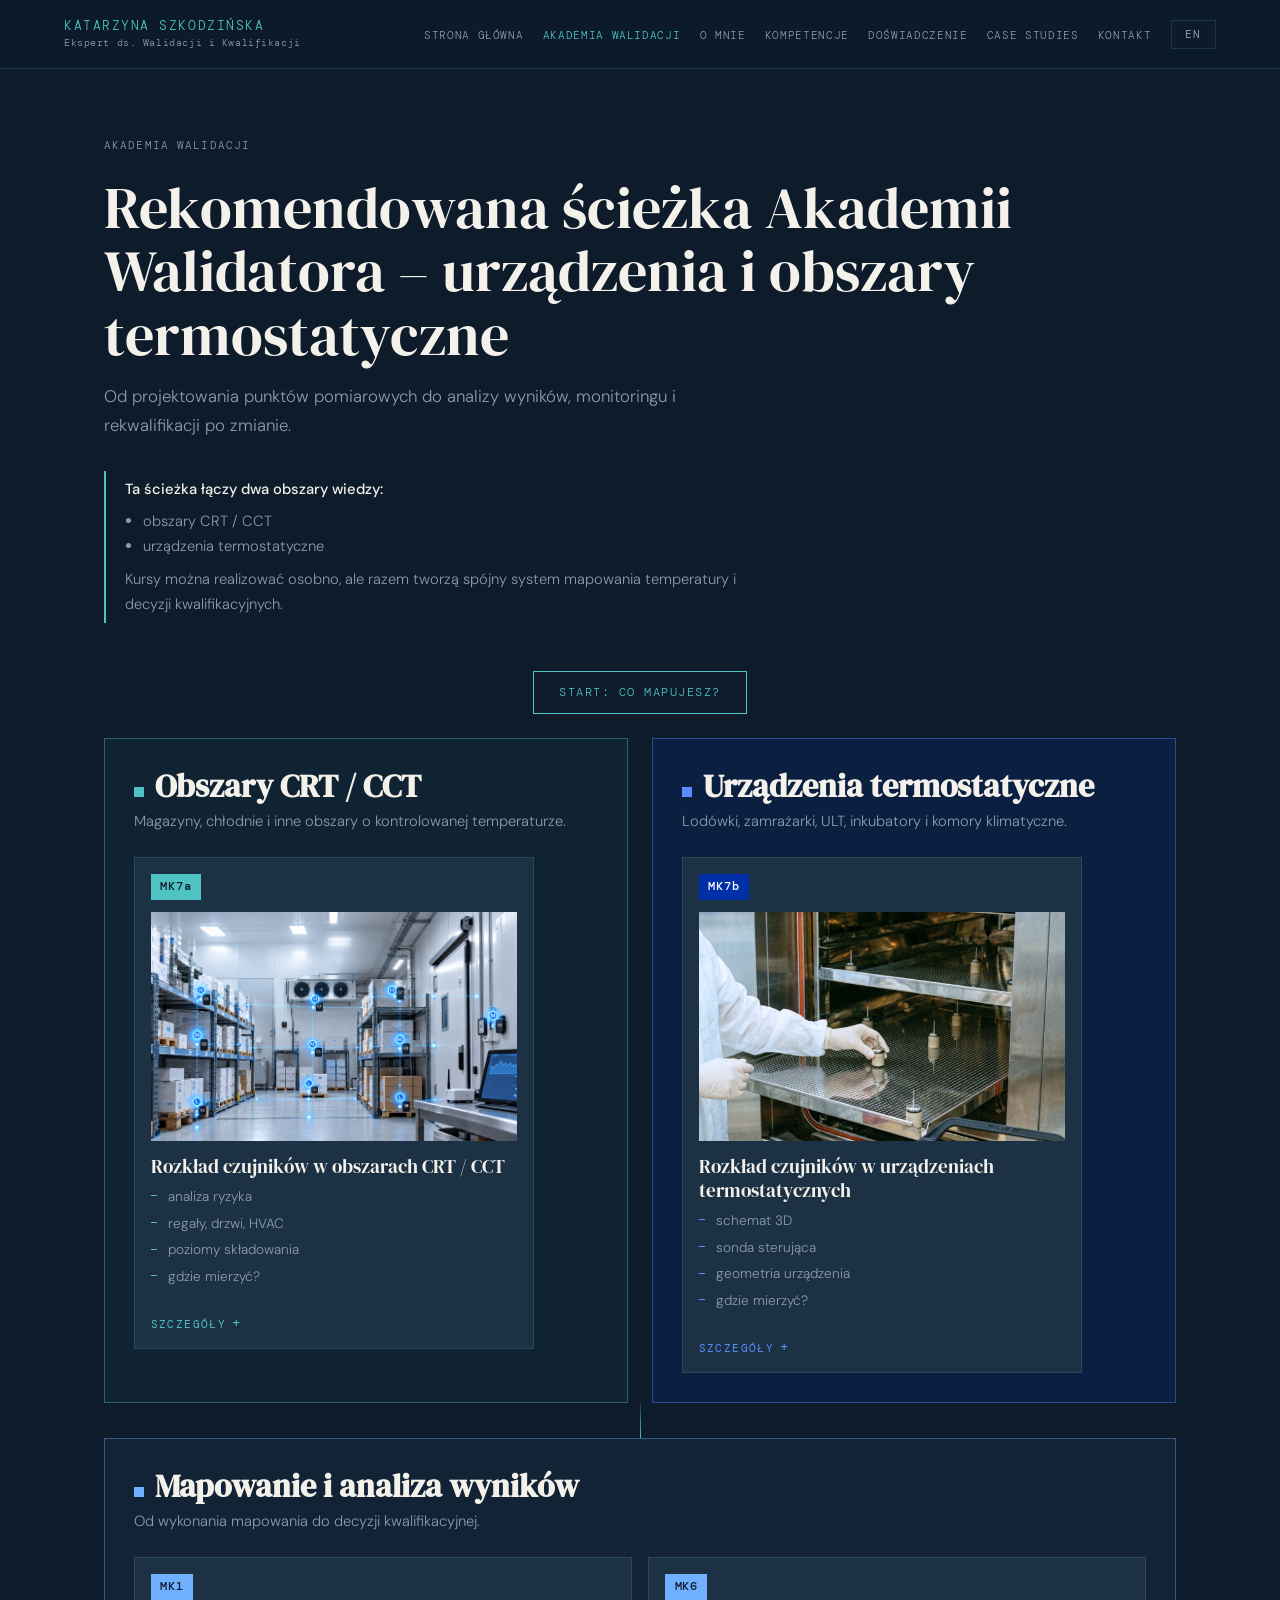
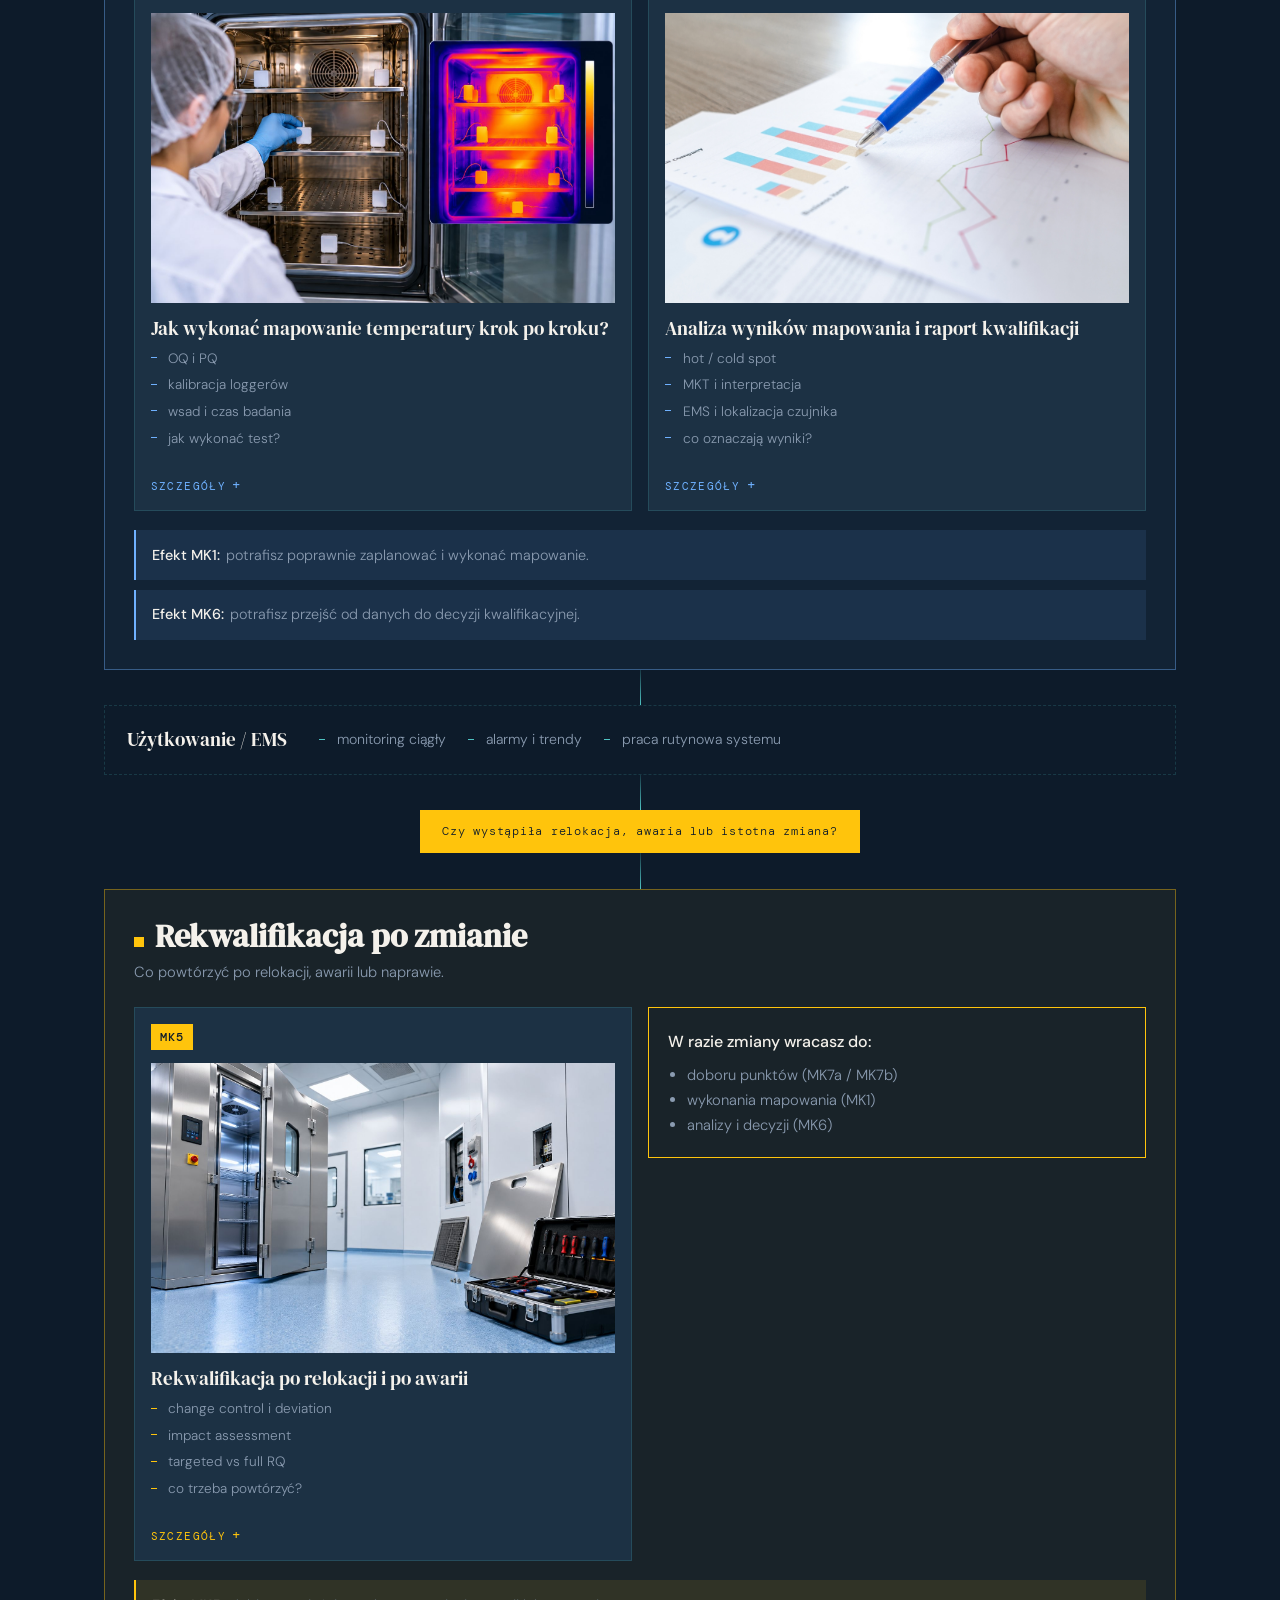
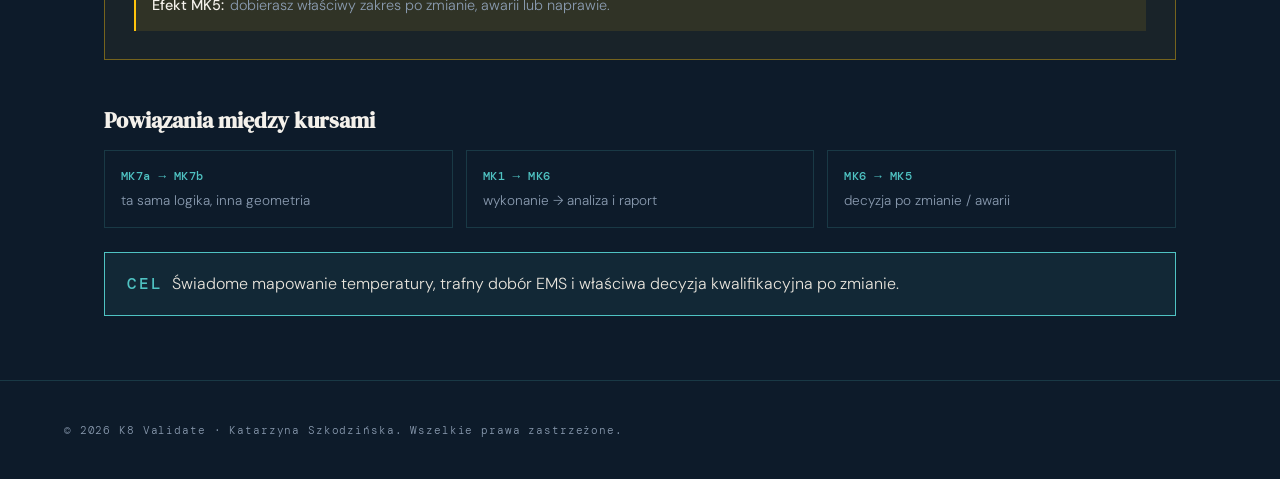
<file: akademiatermostatyki (1).html>
<!DOCTYPE html>
<html lang="pl">
<head>
  <meta charset="UTF-8" />
  <meta name="viewport" content="width=device-width, initial-scale=1.0"/>
  <title>Termostatyki – urządzenia i obszary | K8 VALIDATE</title>
  <link rel="preconnect" href="https://fonts.googleapis.com">
  <link href="https://fonts.googleapis.com/css2?family=DM+Serif+Display:ital@0;1&family=DM+Mono:wght@300;400;500&family=DM+Sans:wght@300;400;500&display=swap" rel="stylesheet">
  <link rel="stylesheet" href="style.css?v=4">
  <link rel="stylesheet" href="akademia.css?v=4">
  <link rel="icon" type="image/png" href="assets/favicon.png">
</head>
<body class="ak">
  <nav id="main-nav">
    <div class="nav-logo"><span class="nav-name">Katarzyna Szkodzińska</span><span class="nav-role" data-i18n="common.role">Ekspert ds. Walidacji i Kwalifikacji</span></div>
    <button class="nav-toggle" id="nav-toggle" aria-label="Toggle menu"><span></span><span></span><span></span></button>
    <ul id="nav-links">
      <li><a href="index.html" data-i18n="common.nav.home" onclick="closeMenu()">Strona główna</a></li>
      <li><a href="akademia.html" class="active" data-i18n="common.nav.akademia" onclick="closeMenu()">Akademia Walidacji</a></li>
      <li><a href="/about" data-i18n="common.nav.about" onclick="closeMenu()">O mnie</a></li>
      <li><a href="index.html#expertise" data-i18n="common.nav.expertise" onclick="closeMenu()">Kompetencje</a></li>
      <li><a href="index.html#experience" data-i18n="common.nav.experience" onclick="closeMenu()">Doświadczenie</a></li>
      <li><a href="/casestudies" data-i18n="common.nav.casestudies" onclick="closeMenu()">Case Studies</a></li>
      <li><a href="index.html#contact" data-i18n="common.nav.contact" onclick="closeMenu()">Kontakt</a></li>
      <li><button type="button" class="lang-toggle" id="lang-toggle" aria-label="Zmień język / Switch language">EN</button></li>
    </ul>
  </nav>
  <main class="ak-main">
    <div class="pw-head">
      <a class="crumb" href="akademia.html" data-en="Validation Academy">Akademia Walidacji</a>
      <h1 class="pw-title">Rekomendowana ścieżka Akademii Walidatora – urządzenia i obszary termostatyczne</h1>
      <p class="pw-sub">Od projektowania punktów pomiarowych do analizy wyników, monitoringu i rekwalifikacji po zmianie.</p>
      <div class="pw-note"><strong data-en="This path joins two areas of knowledge:">Ta ścieżka łączy dwa obszary wiedzy:</strong><ul><li>obszary CRT / CCT</li><li>urządzenia termostatyczne</li></ul>Kursy można realizować osobno, ale razem tworzą spójny system mapowania temperatury i decyzji kwalifikacyjnych.</div>
    </div>
    <div class="pw-body">
      <div class="start"><span data-en="Start: what are you mapping?">Start: co mapujesz?</span></div>
      <div class="fork">
<div class="branch " data-tone="teal">
  <div class="branch-head"><h2>Obszary CRT / CCT</h2><p>Magazyny, chłodnie i inne obszary o kontrolowanej temperaturze.</p></div>
  <div class="tiles">
<article class="tile">
  <span class="tile-code">MK7a</span>
  <div class="ph" data-ph="Miejsce na grafikę"><img src="assets/akademia/mk7a.jpg" alt="" loading="lazy" onerror="this.remove()"></div>
  <div class="tile-body"><h3>Rozkład czujników w obszarach CRT / CCT</h3><ul class="pts"><li>analiza ryzyka</li><li>regały, drzwi, HVAC</li><li>poziomy składowania</li><li>gdzie mierzyć?</li></ul></div>
  <button type="button" class="tile-more" aria-haspopup="dialog"><b data-en="Details" style="font-weight:inherit">Szczegóły</b><span aria-hidden="true">+</span></button>
  <div class="tile-full"><h4 data-en="Scope">Zakres</h4>
<ul class="pts"><li>analiza ryzyka</li><li>regały, drzwi, HVAC</li><li>poziomy składowania</li><li>gdzie mierzyć?</li></ul>
<h4 data-en="Full description">Pełny opis</h4>
<!-- ▼▼ TU WKLEJ PEŁNY OPIS KAFELKA MK7a (dowolna długość – okno samo się przewija) ▼▼ -->
<p>Tutaj pojawi się pełny opis: o czym jest ten moduł, jak wygląda w praktyce i co z niego wynosisz.</p>
<p>Możesz używać akapitów, nagłówków &lt;h4&gt; i list &lt;ul&gt;.</p>
<h4 data-en="Who is it for">Dla kogo</h4>
<p>Tutaj opisz, dla kogo jest ten moduł.</p>
<!-- ▲▲ KONIEC OPISU ▲▲ -->
<a class="btn" href="index.html#contact" data-en="Ask about this course">Zapytaj o ten kurs</a></div>
</article>
  </div>
</div>
<div class="branch " data-tone="klein">
  <div class="branch-head"><h2>Urządzenia termostatyczne</h2><p>Lodówki, zamrażarki, ULT, inkubatory i komory klimatyczne.</p></div>
  <div class="tiles">
<article class="tile">
  <span class="tile-code">MK7b</span>
  <div class="ph" data-ph="Miejsce na grafikę"><img src="assets/akademia/mk7b.jpg" alt="" loading="lazy" onerror="this.remove()"></div>
  <div class="tile-body"><h3>Rozkład czujników w urządzeniach termostatycznych</h3><ul class="pts"><li>schemat 3D</li><li>sonda sterująca</li><li>geometria urządzenia</li><li>gdzie mierzyć?</li></ul></div>
  <button type="button" class="tile-more" aria-haspopup="dialog"><b data-en="Details" style="font-weight:inherit">Szczegóły</b><span aria-hidden="true">+</span></button>
  <div class="tile-full"><h4 data-en="Scope">Zakres</h4>
<ul class="pts"><li>schemat 3D</li><li>sonda sterująca</li><li>geometria urządzenia</li><li>gdzie mierzyć?</li></ul>
<h4 data-en="Full description">Pełny opis</h4>
<!-- ▼▼ TU WKLEJ PEŁNY OPIS KAFELKA MK7b (dowolna długość – okno samo się przewija) ▼▼ -->
<p>Tutaj pojawi się pełny opis: o czym jest ten moduł, jak wygląda w praktyce i co z niego wynosisz.</p>
<p>Możesz używać akapitów, nagłówków &lt;h4&gt; i list &lt;ul&gt;.</p>
<h4 data-en="Who is it for">Dla kogo</h4>
<p>Tutaj opisz, dla kogo jest ten moduł.</p>
<!-- ▲▲ KONIEC OPISU ▲▲ -->
<a class="btn" href="index.html#contact" data-en="Ask about this course">Zapytaj o ten kurs</a></div>
</article>
  </div>
</div>
      </div>
      <div class="join" aria-hidden="true"></div>
<div class="branch c2" data-tone="blue">
  <div class="branch-head"><h2>Mapowanie i analiza wyników</h2><p>Od wykonania mapowania do decyzji kwalifikacyjnej.</p></div>
  <div class="tiles">
<article class="tile">
  <span class="tile-code">MK1</span>
  <div class="ph" data-ph="Miejsce na grafikę"><img src="assets/akademia/mk1.jpg" alt="" loading="lazy" onerror="this.remove()"></div>
  <div class="tile-body"><h3>Jak wykonać mapowanie temperatury krok po kroku?</h3><ul class="pts"><li>OQ i PQ</li><li>kalibracja loggerów</li><li>wsad i czas badania</li><li>jak wykonać test?</li></ul></div>
  <button type="button" class="tile-more" aria-haspopup="dialog"><b data-en="Details" style="font-weight:inherit">Szczegóły</b><span aria-hidden="true">+</span></button>
  <div class="tile-full"><h4 data-en="Scope">Zakres</h4>
<ul class="pts"><li>OQ i PQ</li><li>kalibracja loggerów</li><li>wsad i czas badania</li><li>jak wykonać test?</li></ul>
<h4 data-en="Full description">Pełny opis</h4>
<!-- ▼▼ TU WKLEJ PEŁNY OPIS KAFELKA MK1 (dowolna długość – okno samo się przewija) ▼▼ -->
<p>Tutaj pojawi się pełny opis: o czym jest ten moduł, jak wygląda w praktyce i co z niego wynosisz.</p>
<p>Możesz używać akapitów, nagłówków &lt;h4&gt; i list &lt;ul&gt;.</p>
<h4 data-en="Who is it for">Dla kogo</h4>
<p>Tutaj opisz, dla kogo jest ten moduł.</p>
<!-- ▲▲ KONIEC OPISU ▲▲ -->
<a class="btn" href="index.html#contact" data-en="Ask about this course">Zapytaj o ten kurs</a></div>
</article>
<article class="tile">
  <span class="tile-code">MK6</span>
  <div class="ph" data-ph="Miejsce na grafikę"><img src="assets/akademia/mk6.jpg" alt="" loading="lazy" onerror="this.remove()"></div>
  <div class="tile-body"><h3>Analiza wyników mapowania i raport kwalifikacji</h3><ul class="pts"><li>hot / cold spot</li><li>MKT i interpretacja</li><li>EMS i lokalizacja czujnika</li><li>co oznaczają wyniki?</li></ul></div>
  <button type="button" class="tile-more" aria-haspopup="dialog"><b data-en="Details" style="font-weight:inherit">Szczegóły</b><span aria-hidden="true">+</span></button>
  <div class="tile-full"><h4 data-en="Scope">Zakres</h4>
<ul class="pts"><li>hot / cold spot</li><li>MKT i interpretacja</li><li>EMS i lokalizacja czujnika</li><li>co oznaczają wyniki?</li></ul>
<h4 data-en="Full description">Pełny opis</h4>
<!-- ▼▼ TU WKLEJ PEŁNY OPIS KAFELKA MK6 (dowolna długość – okno samo się przewija) ▼▼ -->
<p>Tutaj pojawi się pełny opis: o czym jest ten moduł, jak wygląda w praktyce i co z niego wynosisz.</p>
<p>Możesz używać akapitów, nagłówków &lt;h4&gt; i list &lt;ul&gt;.</p>
<h4 data-en="Who is it for">Dla kogo</h4>
<p>Tutaj opisz, dla kogo jest ten moduł.</p>
<!-- ▲▲ KONIEC OPISU ▲▲ -->
<a class="btn" href="index.html#contact" data-en="Ask about this course">Zapytaj o ten kurs</a></div>
</article>
  </div>
  <div class="effect"><strong>Efekt MK1:</strong>potrafisz poprawnie zaplanować i wykonać mapowanie.</div>
  <div class="effect"><strong>Efekt MK6:</strong>potrafisz przejść od danych do decyzji kwalifikacyjnej.</div>
</div>
      <div class="join" aria-hidden="true"></div>
      <div class="ems"><h3>Użytkowanie / EMS</h3><ul class="pts"><li>monitoring ciągły</li><li>alarmy i trendy</li><li>praca rutynowa systemu</li></ul></div>
      <div class="join" aria-hidden="true"></div>
      <div class="decision" data-en="Was there a relocation, failure or significant change?">Czy wystąpiła relokacja, awaria lub istotna zmiana?</div>
      <div class="join" aria-hidden="true"></div>
<div class="branch c2" data-tone="gold">
  <div class="branch-head"><h2>Rekwalifikacja po zmianie</h2><p>Co powtórzyć po relokacji, awarii lub naprawie.</p></div>
  <div class="tiles">
<article class="tile">
  <span class="tile-code">MK5</span>
  <div class="ph" data-ph="Miejsce na grafikę"><img src="assets/akademia/mk5.jpg" alt="" loading="lazy" onerror="this.remove()"></div>
  <div class="tile-body"><h3>Rekwalifikacja po relokacji i po awarii</h3><ul class="pts"><li>change control i deviation</li><li>impact assessment</li><li>targeted vs full RQ</li><li>co trzeba powtórzyć?</li></ul></div>
  <button type="button" class="tile-more" aria-haspopup="dialog"><b data-en="Details" style="font-weight:inherit">Szczegóły</b><span aria-hidden="true">+</span></button>
  <div class="tile-full"><h4 data-en="Scope">Zakres</h4>
<ul class="pts"><li>change control i deviation</li><li>impact assessment</li><li>targeted vs full RQ</li><li>co trzeba powtórzyć?</li></ul>
<h4 data-en="Full description">Pełny opis</h4>
<!-- ▼▼ TU WKLEJ PEŁNY OPIS KAFELKA MK5 (dowolna długość – okno samo się przewija) ▼▼ -->
<p>Tutaj pojawi się pełny opis: o czym jest ten moduł, jak wygląda w praktyce i co z niego wynosisz.</p>
<p>Możesz używać akapitów, nagłówków &lt;h4&gt; i list &lt;ul&gt;.</p>
<h4 data-en="Who is it for">Dla kogo</h4>
<p>Tutaj opisz, dla kogo jest ten moduł.</p>
<!-- ▲▲ KONIEC OPISU ▲▲ -->
<a class="btn" href="index.html#contact" data-en="Ask about this course">Zapytaj o ten kurs</a></div>
</article>
<div class="loop"><strong data-en="When something changes, go back to:">W razie zmiany wracasz do:</strong><ul><li>doboru punktów (MK7a / MK7b)</li><li>wykonania mapowania (MK1)</li><li>analizy i decyzji (MK6)</li></ul></div>
  </div>
  <div class="effect"><strong>Efekt MK5:</strong>dobierasz właściwy zakres po zmianie, awarii lub naprawie.</div>
</div>

      <div class="pw-links">
        <h2 data-en="Links between courses">Powiązania między kursami</h2>
        <div class="chips"><div class="chip"><strong>MK7a → MK7b</strong>ta sama logika, inna geometria</div><div class="chip"><strong>MK1 → MK6</strong>wykonanie → analiza i raport</div><div class="chip"><strong>MK6 → MK5</strong>decyzja po zmianie / awarii</div></div>
        <div class="goal"><strong data-en="GOAL">CEL</strong>Świadome mapowanie temperatury, trafny dobór EMS i właściwa decyzja kwalifikacyjna po zmianie.</div>
      </div>
    </div>
  </main>

  <dialog id="tile-dialog" aria-labelledby="dlg-title">
    <div class="dlg-head">
      <span class="tile-code" id="dlg-code"></span>
      <h3 id="dlg-title"></h3>
      <button type="button" class="dlg-close" aria-label="Zamknij">&times;</button>
    </div>
    <div class="dlg-body" id="dlg-body"></div>
  </dialog>

  <footer>
    <p data-i18n="common.footer">© 2026 Katarzyna Szkodzińska K8 Validate. Wszelkie prawa zastrzeżone.</p>
  </footer>

  <script src="assets/i18n.js"></script>
  <script src="akademia.js?v=4"></script>
</body>
</html>
</file>
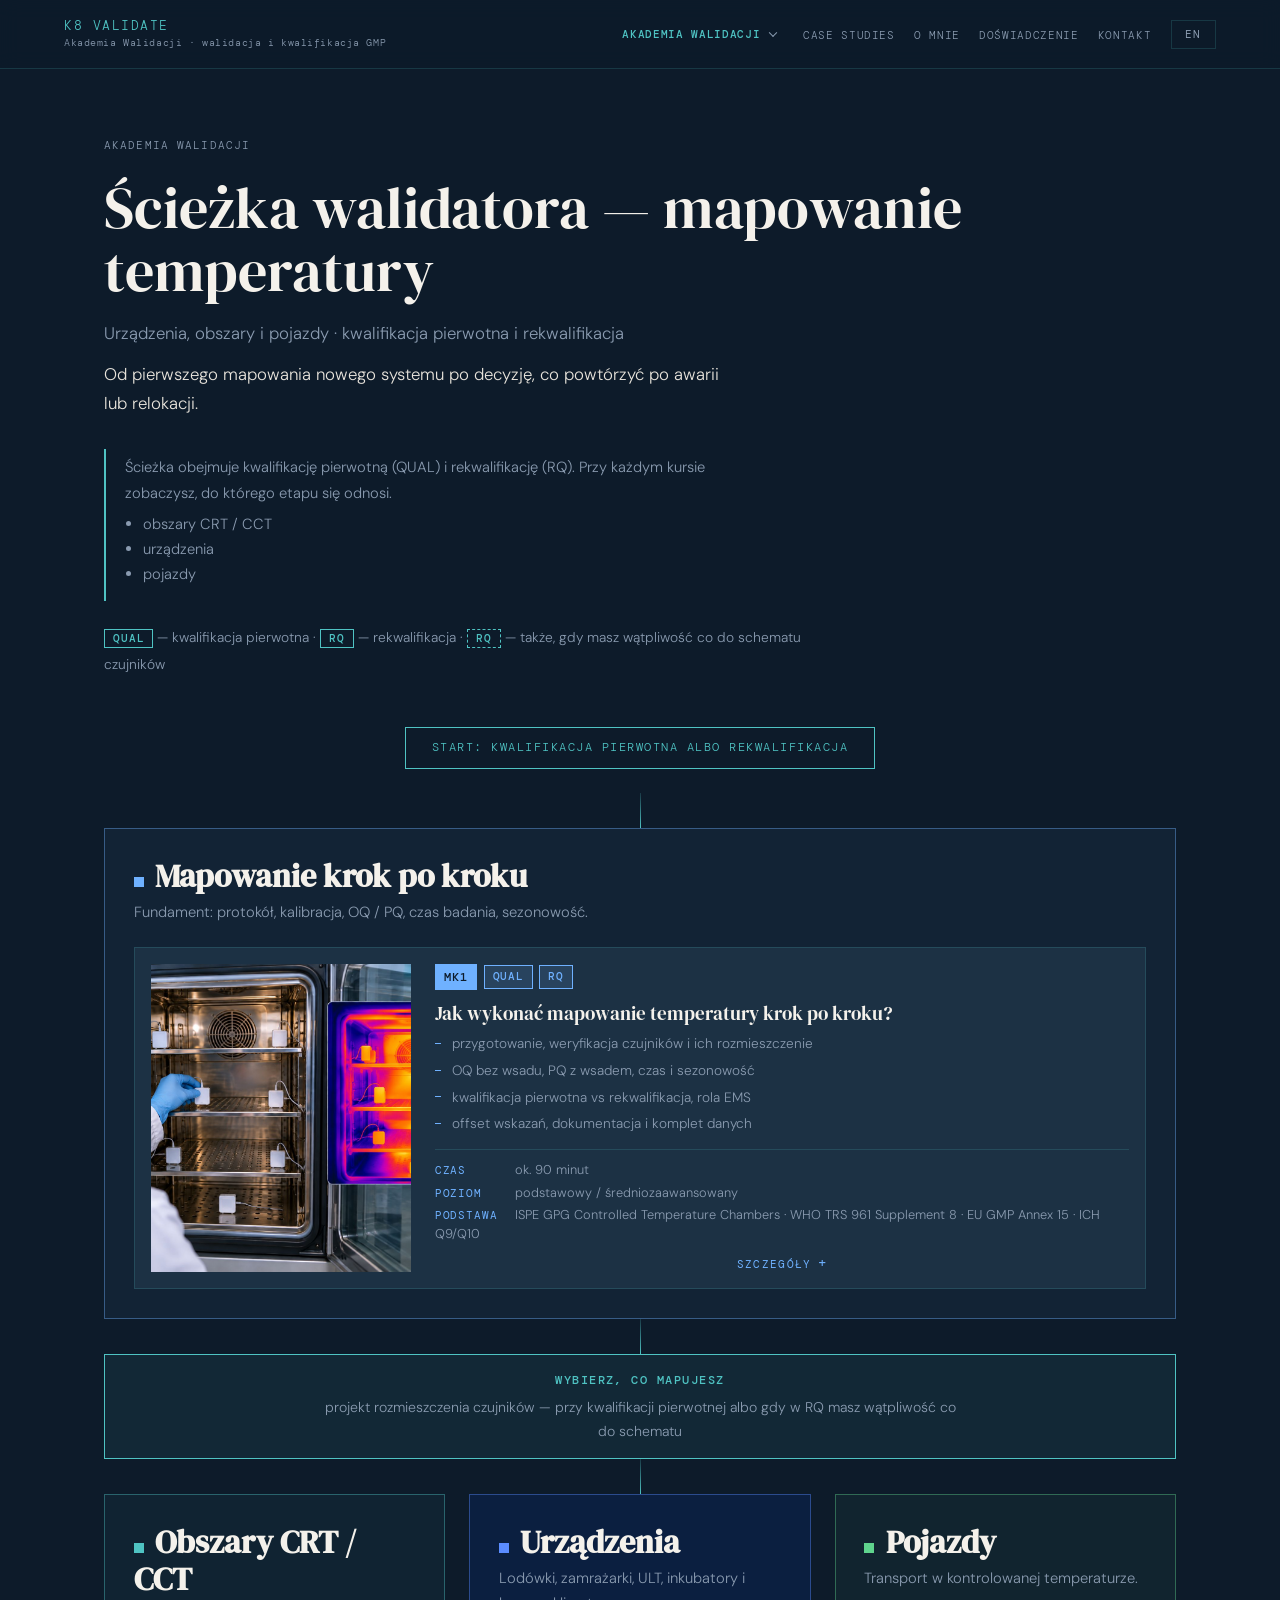
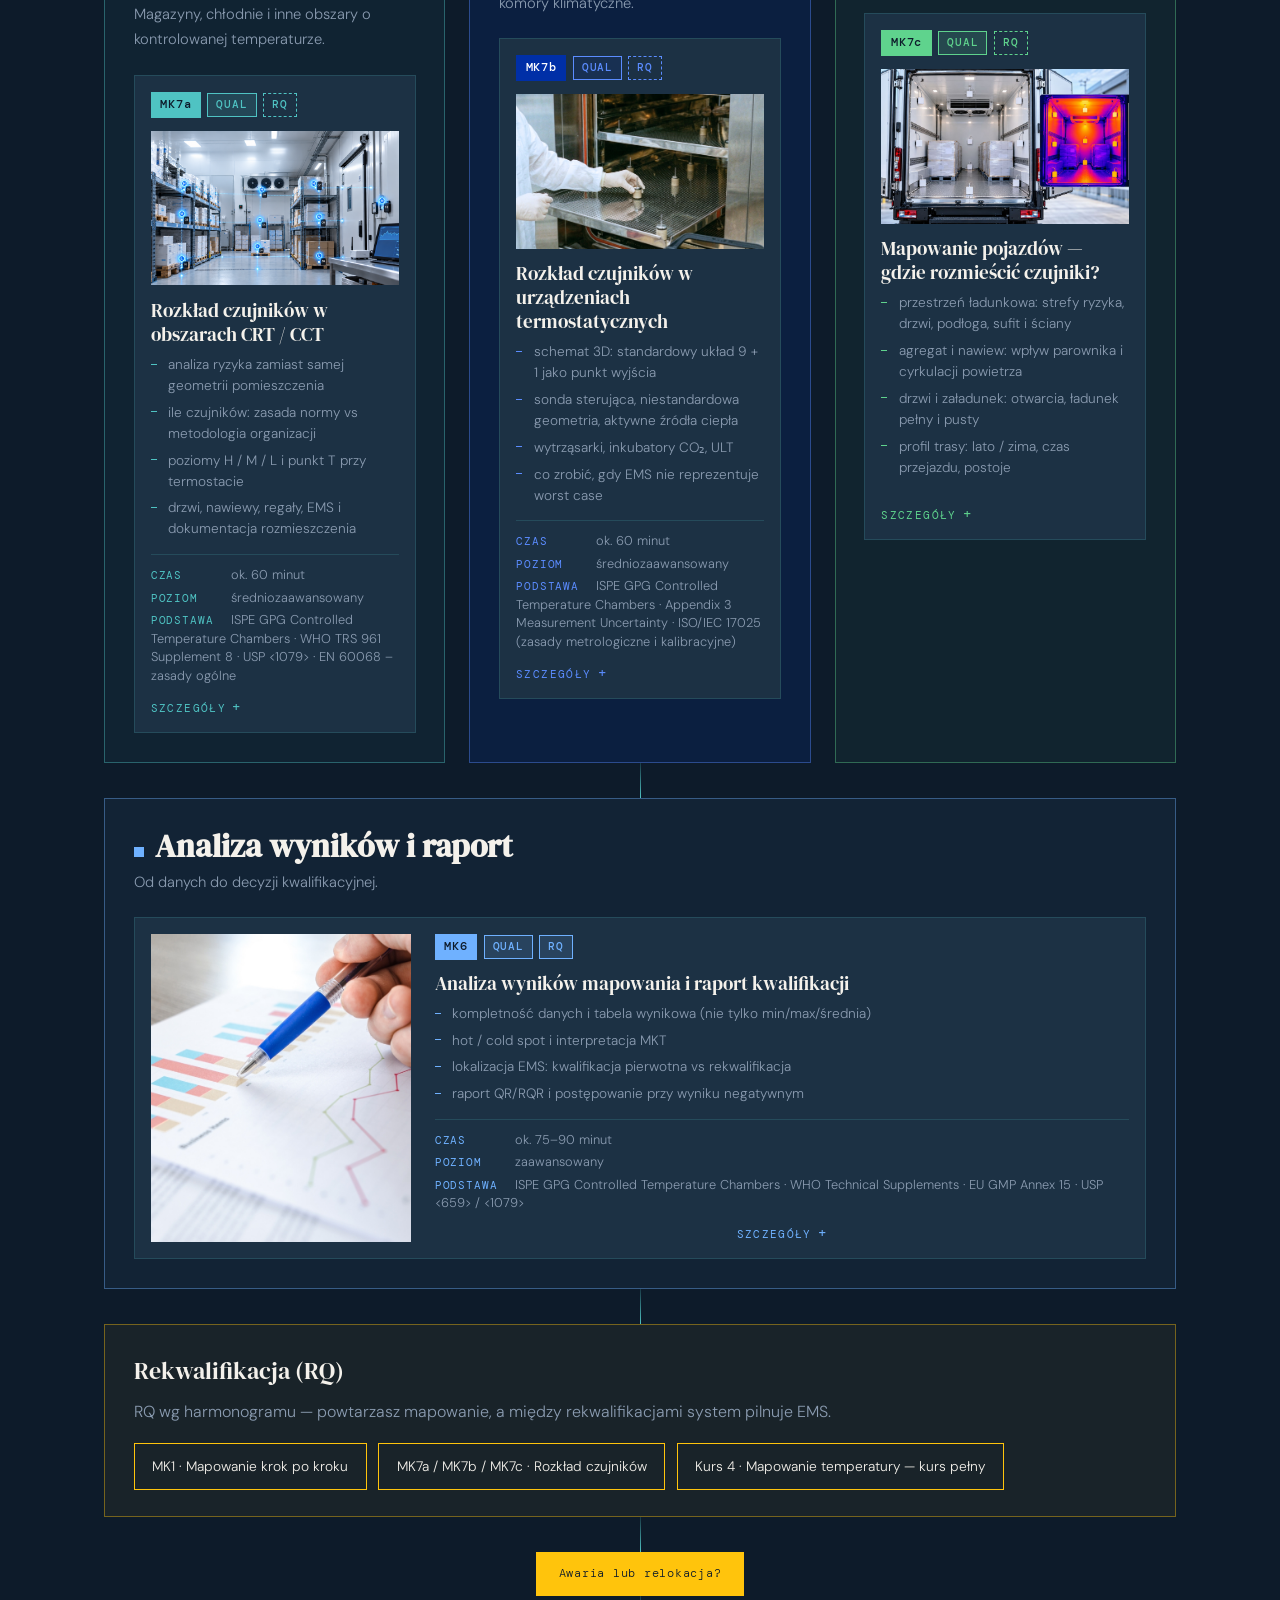
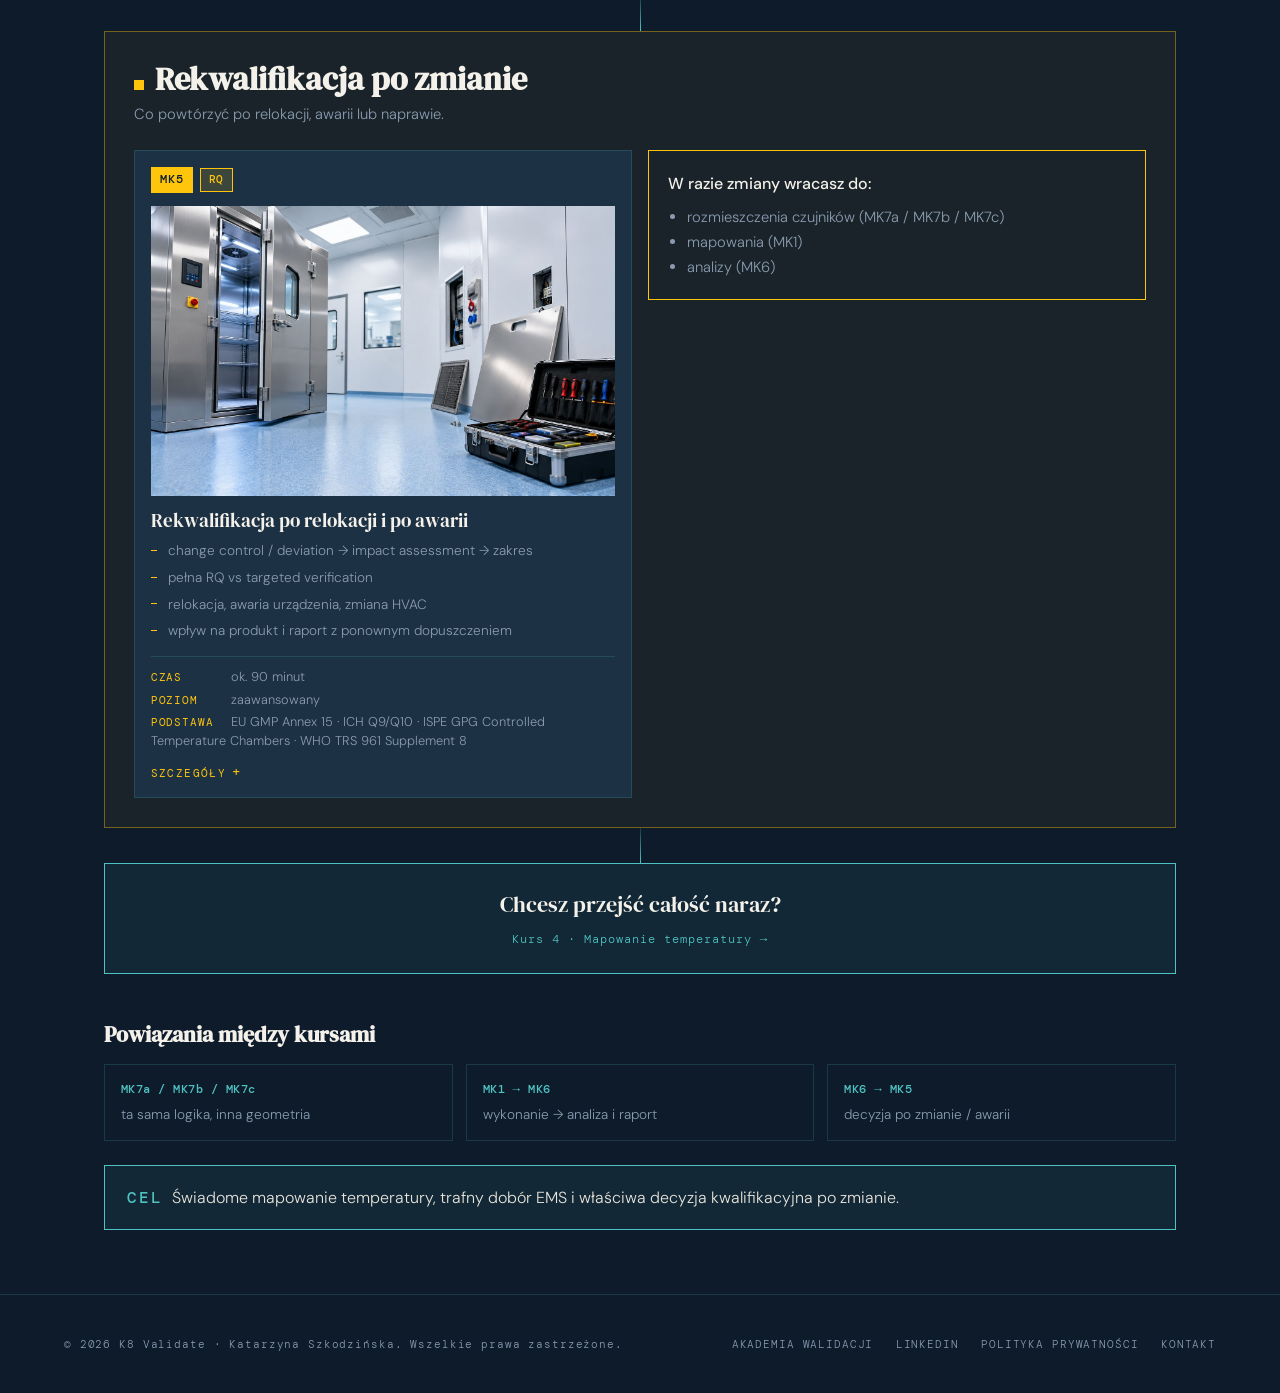
<file: akademiatermostatyki.html>
<!DOCTYPE html>
<html lang="pl">
<head>
  <meta charset="UTF-8" />
  <meta name="viewport" content="width=device-width, initial-scale=1.0"/>
  <title data-en="Temperature mapping of warehouses, equipment and vehicles — qualification and requalification | K8 Validate">Mapowanie temperatury magazynu, urządzeń i pojazdów — kwalifikacja i rekwalifikacja | K8 Validate</title>
  <meta name="description" content="Ścieżka walidatora: mapowanie temperatury krok po kroku, rozmieszczenie czujników w magazynach, urządzeniach i pojazdach, analiza wyników, raport i rekwalifikacja po awarii lub relokacji." data-en="Validator path: temperature mapping step by step, sensor placement in warehouses, equipment and vehicles, data analysis, report and requalification after a failure or relocation.">
  <link rel="canonical" href="https://k8validate.com/akademiatermostatyki.html">
  <meta property="og:type" content="website">
  <meta property="og:site_name" content="K8 Validate">
  <meta property="og:title" content="Mapowanie temperatury magazynu, urządzeń i pojazdów — kwalifikacja i rekwalifikacja | K8 Validate">
  <meta property="og:description" content="Ścieżka walidatora: mapowanie temperatury krok po kroku, rozmieszczenie czujników w magazynach, urządzeniach i pojazdach, analiza wyników, raport i rekwalifikacja po awarii lub relokacji.">
  <meta property="og:url" content="https://k8validate.com/akademiatermostatyki.html">
  <meta property="og:image" content="https://k8validate.com/assets/og-image.jpg">
  <meta name="twitter:card" content="summary_large_image">
  <link rel="preconnect" href="https://fonts.googleapis.com">
  <link href="https://fonts.googleapis.com/css2?family=DM+Serif+Display:ital@0;1&family=DM+Mono:wght@300;400;500&family=DM+Sans:wght@300;400;500&display=swap" rel="stylesheet">
  <link rel="stylesheet" href="style.css?v=7">
  <link rel="stylesheet" href="akademia.css?v=7">
  <link rel="icon" type="image/png" href="assets/favicon.png">
</head>
<body class="ak">
  <nav id="main-nav">
    <a class="nav-logo" href="index.html" aria-label="K8 Validate"><span class="nav-name">K8 VALIDATE</span><span class="nav-role" data-i18n="common.brand_sub">Akademia Walidacji · walidacja i kwalifikacja GMP</span></a>
    <button class="nav-toggle" id="nav-toggle" aria-label="Menu"><span></span><span></span><span></span></button>
    <ul id="nav-links">
      <li class="has-sub">
        <a href="akademia.html" class="nav-accent active" data-i18n="common.nav.akademia" onclick="closeMenu()">Akademia Walidacji</a>
        <button type="button" class="sub-toggle" aria-label="Rozwiń podstrony Akademii Walidacji" aria-expanded="false"></button>
        <ul class="submenu">
          <li><a href="akademiacleanroom.html" data-i18n="common.nav.akademia_cleanroom" onclick="closeMenu()">Cleanroom i komory UDAF / BSC</a></li>
          <li><a href="akademiatermostatyki.html" class="active" data-i18n="common.nav.akademia_mapping" onclick="closeMenu()">Mapowanie temperatury</a></li>
        </ul>
      </li>
      <li><a href="/casestudies" data-i18n="common.nav.casestudies" onclick="closeMenu()">Case Studies</a></li>
      <li><a href="/about" data-i18n="common.nav.about" onclick="closeMenu()">O mnie</a></li>
      <li><a href="index.html#experience" data-i18n="common.nav.experience" onclick="closeMenu()">Doświadczenie</a></li>
      <li><a href="index.html#contact" data-i18n="common.nav.contact" onclick="closeMenu()">Kontakt</a></li>
      <li><button type="button" class="lang-toggle" id="lang-toggle" aria-label="Zmień język / Switch language">EN</button></li>
    </ul>
  </nav>
  <main class="ak-main">
    <div class="pw-head">
      <a class="crumb" data-en="Validation Academy" href="akademia.html">Akademia Walidacji</a>
      <h1 class="pw-title" data-en="Validator path — temperature mapping">Ścieżka walidatora — mapowanie temperatury</h1>
      <p class="pw-sub" data-en="Equipment, areas and vehicles · initial qualification and requalification">Urządzenia, obszary i pojazdy · kwalifikacja pierwotna i rekwalifikacja</p>
      <p class="pw-lead" data-en="From the first mapping of a new system to deciding what to repeat after a failure or relocation.">Od pierwszego mapowania nowego systemu po decyzję, co powtórzyć po awarii lub relokacji.</p>
      <div class="pw-note" data-en="This path covers initial qualification (QUAL) and requalification (RQ). Each course shows which stage it supports.&lt;ul&gt;&lt;li&gt;CRT / CCT areas&lt;/li&gt;&lt;li&gt;equipment&lt;/li&gt;&lt;li&gt;vehicles&lt;/li&gt;&lt;/ul&gt;">Ścieżka obejmuje kwalifikację pierwotną (QUAL) i rekwalifikację (RQ). Przy każdym kursie zobaczysz, do którego etapu się odnosi.<ul><li>obszary CRT / CCT</li><li>urządzenia</li><li>pojazdy</li></ul></div>
      <p class="legend" data-en="&lt;span class=&quot;qr&quot;&gt;QUAL&lt;/span&gt; — initial qualification · &lt;span class=&quot;qr&quot;&gt;RQ&lt;/span&gt; — requalification · &lt;span class=&quot;qr opt&quot;&gt;RQ&lt;/span&gt; — also when the sensor layout is in doubt"><span class="qr">QUAL</span> — kwalifikacja pierwotna · <span class="qr">RQ</span> — rekwalifikacja · <span class="qr opt">RQ</span> — także, gdy masz wątpliwość co do schematu czujników</p>
    </div>
    <div class="pw-body">
      <a class="start" href="#mk-start"><span data-en="Start: initial qualification or requalification">Start: kwalifikacja pierwotna albo rekwalifikacja</span></a>
      <div class="join" aria-hidden="true" id="mk-start"></div>
<div class="branch c1" data-tone="blue">
  <div class="branch-head"><h2 data-en="Mapping step by step">Mapowanie krok po kroku</h2><p data-en="The foundation: protocol, calibration, OQ / PQ, study duration, seasonality.">Fundament: protokół, kalibracja, OQ / PQ, czas badania, sezonowość.</p></div>
  <div class="tiles">
<article class="tile wide" id="t-mk1" data-tone="blue">
  <div class="tile-top"><span class="tile-code">MK1</span><span class="qr">QUAL</span><span class="qr">RQ</span></div>
  <div class="ph" data-ph="Grafika · Image"><img src="assets/akademia/mk1.jpg" alt="" loading="lazy" onerror="this.remove()"></div>
  <div class="tile-body" data-en="&lt;h3&gt;Temperature Mapping Step by Step&lt;/h3&gt;&lt;ul class=pts&gt;&lt;li&gt;unloaded OQ, loaded PQ&lt;/li&gt;&lt;li&gt;logger calibration and accuracy&lt;/li&gt;&lt;li&gt;seasonality and offset&lt;/li&gt;&lt;/ul&gt;&lt;ul class=&quot;meta&quot;&gt;&lt;li&gt;&lt;b&gt;Duration&lt;/b&gt;approx. 90 min&lt;/li&gt;&lt;li&gt;&lt;b&gt;Level&lt;/b&gt;Basic / Intermediate&lt;/li&gt;&lt;li&gt;&lt;b&gt;Based on&lt;/b&gt;ISPE GPG Controlled Temperature Chambers · WHO TRS 961, Supplement 8 · EU GMP Annex 15 · ICH Q9(R1) / Q10&lt;/li&gt;&lt;/ul&gt;">
<h3>Jak wykonać mapowanie temperatury krok po kroku?</h3>
<ul class="pts"><li>przygotowanie, weryfikacja czujników i ich rozmieszczenie</li><li>OQ bez wsadu, PQ z wsadem, czas i sezonowość</li><li>kwalifikacja pierwotna vs rekwalifikacja, rola EMS</li><li>offset wskazań, dokumentacja i komplet danych</li></ul>
<ul class="meta"><li><b>Czas</b>ok. 90 minut</li><li><b>Poziom</b>podstawowy / średniozaawansowany</li><li><b>Podstawa</b>ISPE GPG Controlled Temperature Chambers · WHO TRS 961 Supplement 8 · EU GMP Annex 15 · ICH Q9/Q10</li></ul>
</div>
  <button type="button" class="tile-more" aria-haspopup="dialog"><b data-en="Details" style="font-weight:inherit">Szczegóły</b><span aria-hidden="true">+</span></button>
  <div class="tile-full" data-en="&lt;p class=&quot;dlg-sub&quot;&gt;MK1 · How to Perform Temperature Mapping Step by Step&lt;br&gt;From an approved protocol to a complete data set&lt;/p&gt;
&lt;ul class=&quot;facts&quot;&gt;&lt;li&gt;&lt;b&gt;Duration&lt;/b&gt;approx. 90 min&lt;/li&gt;&lt;li&gt;&lt;b&gt;Level&lt;/b&gt;Basic / Intermediate&lt;/li&gt;&lt;li&gt;&lt;b&gt;Format&lt;/b&gt;Online course · examples · checklists · step-by-step methodology&lt;/li&gt;&lt;li&gt;&lt;b&gt;Based on&lt;/b&gt;ISPE GPG Controlled Temperature Chambers · WHO TRS 961, Supplement 8 · EU GMP Annex 15 · ICH Q9(R1) / Q10&lt;/li&gt;&lt;/ul&gt;
&lt;p&gt;Mapping looks simple: place the loggers → start → wait → download. But the biggest mistakes happen before the first logger starts recording: the wrong calibration range, accuracy left out of the criterion, a layout that misses the worst case, a study that is too short.&lt;/p&gt;
&lt;p&gt;Applies to refrigerators, freezers, ULT freezers, incubators, climatic chambers, CRT warehouses and CCT cold rooms.&lt;/p&gt;
&lt;div class=&quot;dlg-box&quot;&gt;&lt;strong&gt;Mapping is not just placing loggers&lt;/strong&gt;&lt;p&gt;The result is reliable only if the whole study was planned — from calibration and placement through load and recording time to documentation.&lt;/p&gt;&lt;/div&gt;
&lt;h4&gt;What you will learn&lt;/h4&gt;
&lt;ul&gt;&lt;li&gt;what mapping must prove — conditions across the whole product space, not just at the thermostat or EMS sensor&lt;/li&gt;&lt;li&gt;how mapping in initial qualification differs from requalification&lt;/li&gt;&lt;li&gt;how to check logger calibration status and range, and include accuracy in the criterion&lt;/li&gt;&lt;li&gt;how to plan the number and placement of sensors&lt;/li&gt;&lt;li&gt;how to run unloaded OQ and loaded PQ — and check that the file really covers the whole period&lt;/li&gt;&lt;li&gt;how to choose recording time and justify seasonal conditions (“in summer” is not enough)&lt;/li&gt;&lt;li&gt;why the EMS does not replace mapping&lt;/li&gt;&lt;li&gt;display offset: when it corrects a reading and when it only hides a problem&lt;/li&gt;&lt;/ul&gt;
&lt;h4&gt;What’s inside&lt;/h4&gt;
&lt;ul class=checks&gt;&lt;li&gt;step-by-step methodology&lt;/li&gt;&lt;li&gt;checklists&lt;/li&gt;&lt;li&gt;examples from real qualification projects&lt;/li&gt;&lt;/ul&gt;
&lt;h4&gt;Who is it for?&lt;/h4&gt;
&lt;p&gt;Validation / Qualification / C&amp;amp;Q, Engineering, QA, owners of temperature-controlled equipment and areas, laboratories and anyone new to temperature mapping. The best first course in this path.&lt;/p&gt;
&lt;h4&gt;Related courses&lt;/h4&gt;
&lt;ul class=&quot;related&quot;&gt;&lt;li&gt;&lt;a href=&quot;#mk7a&quot; data-open=&quot;MK7a&quot;&gt;MK7a · Mapping Warehouses and Cold Rooms&lt;/a&gt; — how to design logger placement in areas.&lt;/li&gt;&lt;li&gt;&lt;a href=&quot;#mk7b&quot; data-open=&quot;MK7b&quot;&gt;MK7b · Equipment Mapping&lt;/a&gt; — layouts for refrigerators, freezers, ULT freezers and incubators.&lt;/li&gt;&lt;li&gt;&lt;a href=&quot;#mk6&quot; data-open=&quot;MK6&quot;&gt;MK6 · Data Analysis and Report&lt;/a&gt; — you have the data, find hot/cold spots and write the report.&lt;/li&gt;&lt;li&gt;&lt;a href=&quot;#mk5&quot; data-open=&quot;MK5&quot;&gt;MK5 · Requalification After Change&lt;/a&gt; — the same methodology after relocation, repair or failure.&lt;/li&gt;&lt;/ul&gt;
&lt;a class=&quot;btn&quot; href=&quot;index.html?kurs=MK1#contact&quot;&gt;Ask about this course&lt;/a&gt;">
<p class="dlg-sub">Od zatwierdzonego protokołu do kompletnych danych z mapowania</p>
<ul class="facts"><li><b>Czas</b>ok. 90 minut</li><li><b>Poziom</b>podstawowy / średniozaawansowany</li><li><b>Forma</b>kurs online + przykłady + checklisty + metodologia krok po kroku</li></ul>
<p>Mapowanie temperatury często wygląda prosto: rozwieś czujniki → uruchom rejestrację → poczekaj → pobierz dane. Ale największe błędy powstają, zanim pierwszy logger zacznie rejestrować. Czy czujniki mają właściwy zakres kalibracji i czy ich dokładność uwzględniono w kryterium? Czy rozmieszczenie obejmuje potencjalne miejsca worst case? Czy wykonujemy OQ czy PQ, kwalifikację pierwotną czy rekwalifikację? Czy EMS powinien już być zainstalowany? Czy badanie trwa wystarczająco długo?</p>
<p>MK1 prowadzi przez te decyzje w kolejności, w jakiej pojawiają się podczas mapowania. Mapowanie ma odpowiedzieć na praktyczne pytanie: czy w całej przestrzeni, w której może znajdować się produkt, utrzymywane są wymagane warunki — nie tylko obok termostatu, nie tylko w miejscu czujnika EMS i nie tylko przez kilka wybranych godzin.</p>
<div class="dlg-box"><strong>Mapowanie to nie rozwieszenie loggerów.</strong><p>Wynik jest wiarygodny tylko wtedy, gdy właściwie zaplanowano cały test — od kalibracji i rozmieszczenia czujników po wsad, czas rejestracji i dokumentację. MK1 pokazuje cały proces krok po kroku, tak jak wykonuje się go w rzeczywistej kwalifikacji.</p></div>
<h4>Czego nauczysz się podczas kursu?</h4><p>Po ukończeniu kursu będziesz wiedzieć:</p><ul><li>jak przygotować się do mapowania i co ustalić w zatwierdzonym protokole,</li><li>jak sprawdzić status i zakres kalibracji loggerów i uwzględnić dokładność pomiaru przy ocenie kryterium,</li><li>czym różni się mapowanie w kwalifikacji pierwotnej od rekwalifikacji i jaka jest rola czujnika EMS,</li><li>jak zaplanować rozmieszczenie czujników i podejść do liczby punktów,</li><li>jak przeprowadzić mapowanie bez wsadu i z wsadem,</li><li>jak dobrać czas rejestracji i podejść do sezonowości,</li><li>jak dokumentować rzeczywiste warunki badania,</li><li>czym jest offset wskazania urządzenia i kiedy ma sens, a kiedy jedynie maskuje problem,</li><li>jakie dane i załączniki zachować, aby wynik można było później wiarygodnie przeanalizować.</li></ul>
<h4>Wybrane zagadnienia</h4>
<details><summary>Najpierw ustal, gdzie jesteś w cyklu kwalifikacji</summary><p>Kwalifikacja pierwotna ≠ rekwalifikacja. W nowym systemie dopiero poznajemy jego zachowanie i wyznaczamy reprezentatywne lokalizacje. Przy rekwalifikacji mamy już historię, ustawienia, zainstalowany monitoring i wcześniejsze wyniki — ten sam fizyczny test może mieć więc inny cel i dokumentację, zależnie od etapu lifecycle.</p></details>
<details><summary>EMS nie zastępuje mapowania</summary><p>Czujnik monitoringu pokazuje temperaturę w jednej lokalizacji, mapowanie — zachowanie całej użytkowanej przestrzeni. W kwalifikacji pierwotnej wyniki mogą posłużyć do wyboru reprezentatywnej lokalizacji EMS; podczas rekwalifikacji istniejący EMS jest dodatkowym źródłem informacji, a jego trend można porównać z zachowaniem przestrzeni. To przygotowuje do pytania: czy czujnik monitoringu nadal jest w odpowiednim miejscu, jeśli hot spot się zmienił?</p></details>
<details><summary>Ile czujników rozmieścić?</summary><p>MK1 pokazuje logikę doboru, a nie mechaniczne „zawsze dziewięć”. Uwzględniamy wielkość i geometrię przestrzeni, poziomy składowania, źródła ciepła/chłodu, drzwi i nawiewy, sondę sterującą, charakter urządzenia i potencjalne worst case. Szczegóły rozwijają MK7a (obszary CRT/CCT) i MK7b (urządzenia termostatyczne).</p></details>
<details><summary>Bez wsadu — OQ</summary><p>Przebieg: stabilizacja → uruchomienie loggerów → właściwy interwał zapisu → wymagany okres obserwacji → zakończenie testu → pobranie i kontrola kompletności danych. Sprawdzamy, czy pierwszy i ostatni rekord obejmują cały wymagany okres — test może trwać 24 godziny „na zegarku”, a plik nie musi zawierać pełnych 24 godzin danych.</p></details>
<details><summary>Z wsadem — PQ</summary><p>Pusta przestrzeń nie zawsze zachowuje się jak użytkowana: ładunek ma masę termiczną i wpływa na przepływ oraz dynamikę temperatury. Rozdzielamy OQ (zachowanie systemu bez wsadu) od PQ (zachowanie w reprezentatywnych warunkach użytkowania) oraz wsad stosowany w kwalifikacji pierwotnej od warunków możliwych do wykorzystania w rekwalifikacji.</p></details>
<details><summary>Sezonowość — „latem” to za mało</summary><p>Wytyczne odnoszą się do warunków reprezentujących najcieplejszy i najzimniejszy okres, ale nie wyznaczają jednej daty kalendarzowej dla każdej lokalizacji. Organizacja powinna umieć uzasadnić, że badanie reprezentowało właściwy worst case środowiskowy, zamiast polegać na nazwie miesiąca.</p></details>
<details><summary>Offset — korekta czy ukrywanie problemu?</summary><p>Jeśli wyświetlacz różni się od wartości reprezentatywnej dla wnętrza komory, określona korekta może być uzasadniona. Ale offset może korygować wskazanie — nie może naprawić niesprawnego urządzenia. Gdy system nie utrzymuje warunków, właściwą ścieżką jest znalezienie przyczyny i naprawa, a nie „przesuwanie liczby na ekranie”, aż wygląda poprawnie.</p></details>
<details><summary>Od wykonania testu do analizy</summary><p>MK1 kończy etap wykonania: poprawnie przygotowany test, rozmieszczone czujniki, udokumentowany wsad, pełny zakres czasowy i komplet danych. Dalej jest MK6 — analiza wyników i raport kwalifikacji. MK1 uczy poprawnie wygenerować dane, MK6 — poprawnie je zinterpretować.</p></details>
<h4>Dla kogo?</h4><p>Validation / Qualification, C&amp;Q, Engineering, QA, właściciele urządzeń i obszarów termostatycznych, osoby wykonujące mapowania, przygotowujące i zatwierdzające protokoły oraz pracownicy laboratoriów korzystających z lodówek, zamrażarek, inkubatorów i komór klimatycznych. Dobry pierwszy kurs w ścieżce termostatycznej, także dla zaczynających pracę z kwalifikacją. Wiedza z MK1 dotyczy m.in. lodówek farmaceutycznych, zamrażarek, ULT, inkubatorów, komór klimatycznych, magazynów CRT i chłodni CCT.</p>
<h4>Podstawa merytoryczna</h4><p>ISPE Good Practice Guide: Controlled Temperature Chambers · WHO TRS 961 Supplement 8 · EU GMP Annex 15 · ICH Q9/Q10 oraz praktyczne doświadczenia z wykonywania kwalifikacji i mapowań systemów o kontrolowanej temperaturze.</p>
<h4>Powiązane kursy</h4><ul class="related"><li><a data-open="MK7a" href="#mk7a">MK7a · Rozkład czujników w obszarach CRT / CCT</a> — rozwiń temat i naucz się projektować rozmieszczenie loggerów w magazynach i chłodniach.</li><li><a data-open="MK7b" href="#mk7b">MK7b · Rozkład czujników w urządzeniach termostatycznych</a> — szczegółowe schematy dla lodówek, zamrażarek, ULT, inkubatorów i komór klimatycznych.</li><li><a data-open="MK6" href="#mk6">MK6 · Analiza wyników mapowania i raport kwalifikacji</a> — masz już dane z MK1 — naucz się wyznaczać hot/cold spot, interpretować wyniki i przygotować raport.</li><li><a data-open="MK5" href="#mk5">MK5 · Rekwalifikacja po relokacji i po awarii</a> — wykorzystaj tę samą metodologię, gdy system został przeniesiony, naprawiony albo uległ awarii.</li></ul>
<a class="btn" href="index.html?kurs=MK1#contact">Zapytaj o ten kurs</a>
</div>
</article>
  </div>
</div>
      <div class="join" aria-hidden="true"></div>
      <div class="forkbar" id="mk-wybor"><strong data-en="Choose what you map">Wybierz, co mapujesz</strong><span data-en="sensor layout design — for initial qualification, or when you doubt the layout in RQ">projekt rozmieszczenia czujników — przy kwalifikacji pierwotnej albo gdy w RQ masz wątpliwość co do schematu</span></div>
      <div class="join" aria-hidden="true"></div>
      <div class="fork fork3">
<div class="branch " data-tone="teal">
  <div class="branch-head"><h2 data-en="CRT / CCT areas">Obszary CRT / CCT</h2><p data-en="Warehouses, cold rooms and other temperature-controlled areas.">Magazyny, chłodnie i inne obszary o kontrolowanej temperaturze.</p></div>
  <div class="tiles">
<article class="tile" id="t-mk7a" data-tone="teal">
  <div class="tile-top"><span class="tile-code">MK7a</span><span class="qr">QUAL</span><span class="qr opt">RQ</span></div>
  <div class="ph" data-ph="Grafika · Image"><img src="assets/akademia/mk7a.jpg" alt="" loading="lazy" onerror="this.remove()"></div>
  <div class="tile-body" data-en="&lt;h3&gt;Mapping Warehouses and Cold Rooms: Where to Place the Sensors&lt;/h3&gt;&lt;ul class=pts&gt;&lt;li&gt;doors, supply air, racks, windows&lt;/li&gt;&lt;li&gt;L / M / H levels&lt;/li&gt;&lt;li&gt;storage volume vs whole room&lt;/li&gt;&lt;/ul&gt;&lt;ul class=&quot;meta&quot;&gt;&lt;li&gt;&lt;b&gt;Duration&lt;/b&gt;approx. 60 min&lt;/li&gt;&lt;li&gt;&lt;b&gt;Level&lt;/b&gt;Intermediate&lt;/li&gt;&lt;li&gt;&lt;b&gt;Based on&lt;/b&gt;ISPE GPG Controlled Temperature Chambers · WHO TRS 961, Supplement 8 · USP &amp;lt;1079&amp;gt; · EN 60068 (general principles)&lt;/li&gt;&lt;/ul&gt;">
<h3>Rozkład czujników w obszarach CRT / CCT</h3>
<ul class="pts"><li>analiza ryzyka zamiast samej geometrii pomieszczenia</li><li>ile czujników: zasada normy vs metodologia organizacji</li><li>poziomy H / M / L i punkt T przy termostacie</li><li>drzwi, nawiewy, regały, EMS i dokumentacja rozmieszczenia</li></ul>
<ul class="meta"><li><b>Czas</b>ok. 60 minut</li><li><b>Poziom</b>średniozaawansowany</li><li><b>Podstawa</b>ISPE GPG Controlled Temperature Chambers · WHO TRS 961 Supplement 8 · USP &lt;1079&gt; · EN 60068 – zasady ogólne</li></ul>
</div>
  <button type="button" class="tile-more" aria-haspopup="dialog"><b data-en="Details" style="font-weight:inherit">Szczegóły</b><span aria-hidden="true">+</span></button>
  <div class="tile-full" data-en="&lt;p class=&quot;dlg-sub&quot;&gt;MK7a · Sensor Placement in CRT/CCT Areas&lt;br&gt;Warehouses, cold rooms and other controlled-temperature areas&lt;/p&gt;
&lt;ul class=&quot;facts&quot;&gt;&lt;li&gt;&lt;b&gt;Duration&lt;/b&gt;approx. 60 min&lt;/li&gt;&lt;li&gt;&lt;b&gt;Level&lt;/b&gt;Intermediate&lt;/li&gt;&lt;li&gt;&lt;b&gt;Format&lt;/b&gt;Online course · diagrams · calculation examples · risk assessment&lt;/li&gt;&lt;li&gt;&lt;b&gt;Based on&lt;/b&gt;ISPE GPG Controlled Temperature Chambers · WHO TRS 961, Supplement 8 · USP &amp;lt;1079&amp;gt; · EN 60068 (general principles)&lt;/li&gt;&lt;/ul&gt;
&lt;p&gt;Evenly along the walls? One per rack? Next to the supply diffusers? Or just like last time? If no sensor sits where the worst case actually occurs, you get nice charts and a PASS report — but no evidence that the highest-risk location was ever assessed.&lt;/p&gt;
&lt;div class=&quot;dlg-box&quot;&gt;&lt;strong&gt;Don’t just ask: “How many loggers?”&lt;/strong&gt;&lt;p&gt;Ask: does my layout cover the places where the worst case may occur? Thirty poorly placed loggers can still miss the critical spot. Fewer, well-justified sensors give stronger evidence.&lt;/p&gt;&lt;/div&gt;
&lt;h4&gt;What you will learn&lt;/h4&gt;
&lt;ul&gt;&lt;li&gt;how to build the layout from risk assessment: supply and extract air, doors, external walls and windows, racks, heat and cold sources, EMS&lt;/li&gt;&lt;li&gt;why both a corner and the centre of a room can be worst case — for different reasons&lt;/li&gt;&lt;li&gt;where sensor numbers come from: guidance principles vs company methodology (e.g. 10 / 16 / 28 probes) — and why not to say “WHO requires 28” in an audit&lt;/li&gt;&lt;li&gt;when to count the storage volume instead of the whole room, and how to justify it&lt;/li&gt;&lt;li&gt;how to describe vertical positions (L / M / H) and why a point next to the control thermostat matters&lt;/li&gt;&lt;li&gt;why two rooms connected by a door are not automatically one area&lt;/li&gt;&lt;li&gt;how to combine systematic coverage with risk-based points and document placement (photos, second-person check)&lt;/li&gt;&lt;/ul&gt;
&lt;h4&gt;What’s inside&lt;/h4&gt;
&lt;ul class=checks&gt;&lt;li&gt;placement diagrams&lt;/li&gt;&lt;li&gt;calculation examples&lt;/li&gt;&lt;li&gt;list of locations to consider in risk assessment&lt;/li&gt;&lt;/ul&gt;
&lt;h4&gt;Who is it for?&lt;/h4&gt;
&lt;p&gt;Validation / Qualification / C&amp;amp;Q, Engineering / HVAC, QA, owners of CRT warehouses and CCT cold rooms, people performing mapping and designing sensor layouts, EMS owners, and anyone assessing changes to racks, layout or HVAC.&lt;/p&gt;
&lt;h4&gt;Related courses&lt;/h4&gt;
&lt;ul class=&quot;related&quot;&gt;&lt;li&gt;&lt;a href=&quot;#mk1&quot; data-open=&quot;MK1&quot;&gt;MK1 · Temperature Mapping Step by Step&lt;/a&gt; — you have the layout, now run the full OQ/PQ study.&lt;/li&gt;&lt;li&gt;&lt;a href=&quot;#mk6&quot; data-open=&quot;MK6&quot;&gt;MK6 · Data Analysis and Report&lt;/a&gt; — how to derive hot/cold spots and the EMS strategy from results.&lt;/li&gt;&lt;li&gt;&lt;a href=&quot;#mk7b&quot; data-open=&quot;MK7b&quot;&gt;MK7b · Equipment Mapping&lt;/a&gt; — the same worst-case logic in a refrigerator, freezer or incubator.&lt;/li&gt;&lt;li&gt;&lt;a href=&quot;#mk5&quot; data-open=&quot;MK5&quot;&gt;MK5 · Requalification After Change&lt;/a&gt; — when changes to racks, HVAC or location call for a new layout.&lt;/li&gt;&lt;/ul&gt;
&lt;a class=&quot;btn&quot; href=&quot;index.html?kurs=MK7a#contact&quot;&gt;Ask about this course&lt;/a&gt;">
<p class="dlg-sub">Jak zdecydować ile czujników potrzebujesz i gdzie naprawdę powinny się znaleźć?</p>
<ul class="facts"><li><b>Czas</b>ok. 60 minut</li><li><b>Poziom</b>średniozaawansowany</li><li><b>Forma</b>kurs online + schematy + przykłady obliczeniowe + analiza ryzyka</li></ul>
<p>Wyobraź sobie magazyn i 16 loggerów. Gdzie je położyć? Równo przy ścianach, po jednym na regale, przy nawiewnikach, w narożnikach, przy drzwiach — a może wystarczy schemat z poprzedniej kwalifikacji? Tu można przesądzić o jakości całego mapowania: bez czujnika w miejscu worst case dostaniemy ładne wykresy, prawidłową tabelę i raport PASS, a mimo to nie będziemy mieć dowodu, że najbardziej ryzykowna lokalizacja została oceniona.</p>
<p>Celem mapowania nie jest estetyczna siatka, lecz znalezienie lokalizacji reprezentujących najgorsze warunki tam, gdzie znajduje się produkt. Dlatego MK7a zaczyna się od analizy ryzyka.</p>
<div class="dlg-box"><strong>Nie pytaj tylko: „ile loggerów mam użyć?”</strong><p>Zapytaj: „czy mój schemat naprawdę obejmuje miejsca, w których może wystąpić worst case?”. MK7a uczy budować rozmieszczenie czujników z analizy ryzyka, geometrii i rzeczywistego sposobu użytkowania obszaru — zamiast kopiować poprzedni schemat bez zrozumienia.</p></div>
<h4>Czego nauczysz się podczas kursu?</h4><p>Po ukończeniu kursu będziesz wiedzieć:</p><ul><li>jak wyznaczyć liczbę i lokalizację punktów na podstawie analizy ryzyka, a nie samej geometrii pomieszczenia,</li><li>jak uwzględnić drzwi, nawiewy, wyciągi, regały, okna, źródła ciepła i chłodu oraz przeszkody,</li><li>dlaczego narożnik i środek mogą być worst case z różnych powodów,</li><li>czym różni się zasada normy od firmowej metodologii liczby sond,</li><li>kiedy liczyć rzeczywiście wykorzystywaną objętość składowania, a nie całą kubaturę,</li><li>jak opisać pozycję czujnika w pionie (H / M / L) i po co punkt T przy termostacie,</li><li>jak połączyć systematyczne pokrycie przestrzeni z punktami dodatkowymi,</li><li>jak dokumentować rzeczywiste rozmieszczenie i ocenić aktualność schematu po zmianie.</li></ul>
<h4>Wybrane zagadnienia</h4>
<details><summary>Gdzie szukać potencjalnych problemów?</summary><p>Lista wejściowa do analizy ryzyka (nie obowiązkowy zestaw punktów): w pobliżu EMS, przy zewnętrznych ścianach, oknach, suficie i podłodze, w rejonie nawiewników i wyciągów, naprzeciw źródeł ciepła lub chłodu, na regałach, przy przeszkodach tworzących martwe strefy oraz na różnych wysokościach składowania.</p></details>
<details><summary>Narożnik i środek — worst case z różnych powodów</summary><p>Narożnik łączy wpływ kilku przegród zewnętrznych i często ma słabszą cyrkulację. Środek jest najdalej od ścian zewnętrznych, ale może mieć zupełnie inne warunki. Nie zakładamy, że „narożnik zawsze jest hot spotem” — identyfikujemy lokalizacje potencjalnego ryzyka i sprawdzamy je pomiarem.</p></details>
<details><summary>Ile czujników? Norma daje zasadę, organizacja buduje metodologię</summary><p>Nie istnieje jedna uniwersalna liczba czujników. ISPE, WHO i inne źródła dają zasady (worst case, systematyczne pokrycie, poziomy, rozstaw sond), a tabela 10 / 16 / 28 sond to przykład przyjętej metodologii organizacji, nie zapis normy — nie mówimy na audycie „WHO wymaga 28 czujników”. Metoda ma być spójna, udokumentowana i stosowana konsekwentnie, najlepiej w procedurze, a nie wymyślana przy każdym protokole (żeby nie było: 2024 — 16 czujników, 2025 — 11, 2026 — „tyle, ile mieliśmy”).</p></details>
<details><summary>Cała kubatura czy objętość składowania?</summary><p>Duża pusta przestrzeń nad regałami, korytarze i miejsca techniczne nie muszą być objęte tak samo jak przestrzeń składowania, co może zmienić liczbę loggerów. Redukcja musi jednak wynikać z analizy ryzyka — nie wykreślamy strefy, w której stoją agregaty, jest duże okno albo powstaje obszar oddziałujący na przestrzeń przechowywania. Mniej czujników nie znaczy gorzej: 30 źle rozmieszczonych loggerów może ominąć miejsce krytyczne, a mniejsza liczba oparta na analizie ryzyka daje silniejszy dowód. Pytanie brzmi: „czy każdy punkt ma uzasadnienie?”.</p></details>
<details><summary>H / M / L i punkt T</summary><p>Schemat nie jest dwuwymiarową mapą: L — low, M — middle, H — high opisują lokalizacje także w pionie, więc zamiast „czujnik przy regale 3” mamy „przy regale 3 na konkretnej wysokości składowania”. Punkt T przy termostacie sterującym pozwala porównać to, co „widzi” sterowanie HVAC, z tym, czego doświadcza produkt w innych miejscach.</p></details>
<details><summary>Granice mapowania i regularne pokrycie</summary><p>Pomieszczenia rozdzielone ścianą i drzwiami albo o istotnie różnej geometrii mogą wymagać odrębnego podejścia — wspólna instalacja HVAC nie czyni ich jednym obszarem. W dużym magazynie potrzebujemy dwóch warstw: systematycznego pokrycia całej używanej przestrzeni oraz punktów dodatkowych w miejscach ryzyka (podstawa metodyczna + risk-based additions), żeby nie zostawić dużych części przestrzeni bez dowodu.</p></details>
<details><summary>Dokumentacja rozmieszczenia</summary><p>Sam schemat sprzed mapowania nie wystarczy: trzeba wykazać, że logger znalazł się tam, gdzie zakładał protokół — np. przez weryfikację drugiej osoby lub dokumentację fotograficzną. Po kwalifikacji pierwotnej schemat staje się dokumentem referencyjnym dla RQ, a po zmianie regałów, HVAC lub lokalizacji obszaru pozwala ocenić, czy nadal jest aktualny (MK5).</p></details>
<h4>Dla kogo?</h4><p>Validation / Qualification, C&amp;Q, Engineering / HVAC, QA, właściciele magazynów CRT i chłodni CCT, osoby wykonujące temperature mapping, przygotowujące protokoły i projektujące schematy punktów pomiarowych, właściciele EMS oraz oceniający zmiany regałów, layoutu lub HVAC. Dla tych, którzy nie chcą już rozmieszczać loggerów według zasady „tak było w poprzednim protokole”. Kolejność: MK7a — GDZIE mierzyć, MK1 — JAK wykonać test, MK6 — CO oznaczają wyniki, MK5 — CO powtórzyć po zmianie.</p>
<h4>Podstawa merytoryczna</h4><p>ISPE Good Practice Guide: Controlled Temperature Chambers · WHO TRS 961 Supplement 8 · USP &lt;1079&gt; · EN 60068 – zasady ogólne, z rozróżnieniem pomiędzy wymaganiami/guidance a wewnętrzną, uzasadnioną metodologią organizacji.</p>
<h4>Powiązane kursy</h4><ul class="related"><li><span class="rel-tag">NASTĘPNY KROK</span><a data-open="MK1" href="#mk1">MK1 · Jak wykonać mapowanie temperatury krok po kroku?</a> — masz już poprawny schemat czujników — przeprowadź całe mapowanie OQ/PQ zgodnie z metodologią.</li><li><span class="rel-tag">NASTĘPNY KROK</span><a data-open="MK6" href="#mk6">MK6 · Analiza wyników mapowania i raport kwalifikacji</a> — z wyników rozmieszczonych punktów wyznacz reprezentatywny hot/cold spot i strategię EMS.</li><li><span class="rel-tag">PORÓWNAJ</span><a data-open="MK7b" href="#mk7b">MK7b · Rozkład czujników w urządzeniach termostatycznych</a> — ta sama logika worst case, gdy zamiast magazynu mapujesz lodówkę, zamrażarkę, ULT, inkubator lub komorę klimatyczną.</li><li><span class="rel-tag">ZASTOSUJ PO ZMIANIE</span><a data-open="MK5" href="#mk5">MK5 · Rekwalifikacja po relokacji i po awarii</a> — kiedy zmiana regałów, HVAC lub lokalizacji systemu wymaga nowego schematu i ponownego mapowania.</li></ul>
<a class="btn" href="index.html?kurs=MK7a#contact">Zapytaj o ten kurs</a>
</div>
</article>
  </div>
</div>
<div class="branch " data-tone="klein">
  <div class="branch-head"><h2 data-en="Equipment">Urządzenia</h2><p data-en="Refrigerators, freezers, ULT freezers, incubators and climatic chambers.">Lodówki, zamrażarki, ULT, inkubatory i komory klimatyczne.</p></div>
  <div class="tiles">
<article class="tile" id="t-mk7b" data-tone="klein">
  <div class="tile-top"><span class="tile-code">MK7b</span><span class="qr">QUAL</span><span class="qr opt">RQ</span></div>
  <div class="ph" data-ph="Grafika · Image"><img src="assets/akademia/mk7b.jpg" alt="" loading="lazy" onerror="this.remove()"></div>
  <div class="tile-body" data-en="&lt;h3&gt;Mapping Refrigerators, Freezers and Incubators: Where to Place the Sensors&lt;/h3&gt;&lt;ul class=pts&gt;&lt;li&gt;3D layout (e.g. 9 + 1)&lt;/li&gt;&lt;li&gt;ULT freezers, shaking and CO₂ incubators&lt;/li&gt;&lt;li&gt;when the EMS sensor is not the worst case&lt;/li&gt;&lt;/ul&gt;&lt;ul class=&quot;meta&quot;&gt;&lt;li&gt;&lt;b&gt;Duration&lt;/b&gt;approx. 60 min&lt;/li&gt;&lt;li&gt;&lt;b&gt;Level&lt;/b&gt;Intermediate&lt;/li&gt;&lt;li&gt;&lt;b&gt;Based on&lt;/b&gt;ISPE GPG Controlled Temperature Chambers (incl. Appendix 3 — Measurement Uncertainty) · ISO/IEC 17025 (metrological principles)&lt;/li&gt;&lt;/ul&gt;">
<h3>Rozkład czujników w urządzeniach termostatycznych</h3>
<ul class="pts"><li>schemat 3D: standardowy układ 9 + 1 jako punkt wyjścia</li><li>sonda sterująca, niestandardowa geometria, aktywne źródła ciepła</li><li>wytrząsarki, inkubatory CO₂, ULT</li><li>co zrobić, gdy EMS nie reprezentuje worst case</li></ul>
<ul class="meta"><li><b>Czas</b>ok. 60 minut</li><li><b>Poziom</b>średniozaawansowany</li><li><b>Podstawa</b>ISPE GPG Controlled Temperature Chambers · Appendix 3 Measurement Uncertainty · ISO/IEC 17025 (zasady metrologiczne i kalibracyjne)</li></ul>
</div>
  <button type="button" class="tile-more" aria-haspopup="dialog"><b data-en="Details" style="font-weight:inherit">Szczegóły</b><span aria-hidden="true">+</span></button>
  <div class="tile-full" data-en="&lt;p class=&quot;dlg-sub&quot;&gt;MK7b · Sensor Placement in Temperature-Controlled Equipment&lt;br&gt;Refrigerators · freezers · ULT freezers · incubators · climatic chambers · shaking incubators&lt;/p&gt;
&lt;ul class=&quot;facts&quot;&gt;&lt;li&gt;&lt;b&gt;Duration&lt;/b&gt;approx. 60 min&lt;/li&gt;&lt;li&gt;&lt;b&gt;Level&lt;/b&gt;Intermediate&lt;/li&gt;&lt;li&gt;&lt;b&gt;Format&lt;/b&gt;Online course · 3D layouts · case study · risk assessment&lt;/li&gt;&lt;li&gt;&lt;b&gt;Based on&lt;/b&gt;ISPE GPG Controlled Temperature Chambers (incl. Appendix 3 — Measurement Uncertainty) · ISO/IEC 17025 (metrological principles)&lt;/li&gt;&lt;/ul&gt;
&lt;p&gt;A small chamber brings problems a warehouse doesn’t have: the control probe, evaporator, fan, shelves, defrost cycles, irregular geometry and only a few centimetres between product and technical components. A warehouse layout cannot simply be “scaled down”.&lt;/p&gt;
&lt;div class=&quot;dlg-box&quot;&gt;&lt;strong&gt;There is no magic number of sensors&lt;/strong&gt;&lt;p&gt;A 9 + 1 layout for a chamber up to 2 m³ is a starting point, not a rule that “every refrigerator needs 10 loggers”. It has to be challenged against equipment geometry, intended use and risk.&lt;/p&gt;&lt;/div&gt;
&lt;h4&gt;What you will learn&lt;/h4&gt;
&lt;ul&gt;&lt;li&gt;how sensor placement in equipment differs from mapping a CRT/CCT area&lt;/li&gt;&lt;li&gt;how to build 3D coverage of the usable space and where to put the reference point next to the control probe&lt;/li&gt;&lt;li&gt;how to adapt the layout to partial shelves, drawers and recesses&lt;/li&gt;&lt;li&gt;shaking incubators: map the process platform, not the empty enclosure&lt;/li&gt;&lt;li&gt;CO₂ incubators: when temperature mapping alone is not enough&lt;/li&gt;&lt;li&gt;ULT freezers with an active heat source: an extra point, and whether a higher reading means FAIL&lt;/li&gt;&lt;li&gt;when to add points and when (carefully) to reduce them — justified before the study&lt;/li&gt;&lt;li&gt;what to do when mapping shows the existing EMS sensor is not the worst case — and why an offset is not a universal fix&lt;/li&gt;&lt;/ul&gt;
&lt;h4&gt;What’s inside&lt;/h4&gt;
&lt;ul class=checks&gt;&lt;li&gt;3D layouts&lt;/li&gt;&lt;li&gt;case study: an EMS with no prior mapping&lt;/li&gt;&lt;li&gt;photographic documentation of placement&lt;/li&gt;&lt;/ul&gt;
&lt;h4&gt;Who is it for?&lt;/h4&gt;
&lt;p&gt;Validation / Qualification / C&amp;amp;Q, QA, laboratories, owners of refrigerators, freezers, ULT freezers, incubators and climatic chambers, people performing mapping and writing protocols, and EMS owners. For anyone ready to stop placing sensors “one per shelf”.&lt;/p&gt;
&lt;h4&gt;Related courses&lt;/h4&gt;
&lt;ul class=&quot;related&quot;&gt;&lt;li&gt;&lt;a href=&quot;#mk7a&quot; data-open=&quot;MK7a&quot;&gt;MK7a · Mapping Warehouses and Cold Rooms&lt;/a&gt; — the other branch, same logic, different geometry.&lt;/li&gt;&lt;li&gt;&lt;a href=&quot;#mk1&quot; data-open=&quot;MK1&quot;&gt;MK1 · Temperature Mapping Step by Step&lt;/a&gt; — you have the layout, run OQ/PQ and collect reliable data.&lt;/li&gt;&lt;li&gt;&lt;a href=&quot;#mk6&quot; data-open=&quot;MK6&quot;&gt;MK6 · Data Analysis and Report&lt;/a&gt; — hot/cold spots, the existing EMS, location offset and the decision.&lt;/li&gt;&lt;li&gt;&lt;a href=&quot;#mk5&quot; data-open=&quot;MK5&quot;&gt;MK5 · Requalification After Change&lt;/a&gt; — when to repeat mapping after relocation or repair.&lt;/li&gt;&lt;/ul&gt;
&lt;a class=&quot;btn&quot; href=&quot;index.html?kurs=MK7b#contact&quot;&gt;Ask about this course&lt;/a&gt;">
<p class="dlg-sub">Lodówki · zamrażarki · ULT · inkubatory · komory klimatyczne · wytrząsarki</p>
<ul class="facts"><li><b>Czas</b>ok. 60 minut</li><li><b>Poziom</b>średniozaawansowany</li><li><b>Forma</b>kurs online + schematy 3D + case study + analiza ryzyka</li></ul>
<p>W MK7a patrzyliśmy na magazyn: duża przestrzeń, regały, drzwi, HVAC. W MK7b zamykamy się w znacznie mniejszej komorze i pojawiają się inne problemy: sonda sterująca, parownik, wentylator, półki, lokalne źródła ciepła, automatyczne odszranianie, nieregularna geometria i bardzo małe odległości między produktem a elementami technicznymi.</p>
<p>Schematu z magazynu nie można więc „pomniejszyć” — trzeba zbudować go od nowa na podstawie konstrukcji konkretnego urządzenia. Logika jest ta sama (worst case, reprezentatywne pokrycie, analiza ryzyka), ale źródła ryzyka inne; uczysz się adaptować schemat do rzeczywistego sprzętu.</p>
<div class="dlg-box"><strong>Lodówka to nie mały magazyn.</strong><p>Sonda sterująca, półki, parownik, lokalne źródła ciepła i niewielka geometria sprawiają, że rozmieszczenie czujników wymaga osobnej logiki. MK7b uczy zaprojektować schemat 3D tak, żeby mapowanie rzeczywiście znalazło worst case — a nie tylko wypełniło komorę loggerami.</p></div>
<h4>Czego nauczysz się podczas kursu?</h4><p>Po ukończeniu kursu będziesz wiedzieć:</p><ul><li>jak różni się rozmieszczenie czujników w urządzeniu od mapowania obszaru CRT/CCT,</li><li>jak budować trójwymiarowe pokrycie przestrzeni roboczej i gdzie umieścić punkt referencyjny względem sondy sterującej,</li><li>jak zmodyfikować schemat przy niestandardowych półkach lub komorze,</li><li>jak mapować wytrząsarki z inkubacją i podejść do dodatkowych parametrów w inkubatorach CO₂,</li><li>jak uwzględnić aktywne źródło ciepła w ULT,</li><li>kiedy można zwiększyć lub zmniejszyć liczbę punktów i jak udokumentować uzasadnienie risk-based,</li><li>jak dokumentować rozmieszczenie fotograficznie,</li><li>co zrobić, gdy kwalifikacja pokaże, że obecny EMS nie reprezentuje worst case, i jak połączyć to z MK6.</li></ul>
<h4>Wybrane zagadnienia</h4>
<details><summary>Standardowy układ 3D — punkt wyjścia, nie odpowiedź na wszystko</summary><p>Dla małych, regularnych komór dobrze sprawdza się logika: narożniki + środek przestrzeni + punkt odniesienia związany z układem sterowania; dla typowej komory do 2 m³ stosuje się schemat 9 + 1. To metodologia wyjściowa, którą trzeba skonfrontować z geometrią, intended use i ryzykiem — nie „każda lodówka = dokładnie 10 loggerów”. Czujniki obejmują przestrzeń użytkową (nie samą ścianę, półkę czy element konstrukcyjny, jeśli produkt tam nie trafi), a schemat 3D jest tak jednoznaczny, że osoba, która nie widziała urządzenia, odtworzy punkty z dokumentacji.</p></details>
<details><summary>Urządzenie nie jest prostopadłościanem</summary><p>Niepełne półki, kanały powietrzne, szuflady, wnęki i konstrukcje ograniczające cyrkulację: nie wciskamy mechanicznie standardowego schematu, tylko zachowujemy jego cel — pokrycie rzeczywistej przestrzeni roboczej i miejsc potencjalnego worst case. To różnica między „stosuję metodę” a „kopiuję obrazek z procedury”.</p></details>
<details><summary>Wytrząsarka z inkubacją</summary><p>Jeśli proces odbywa się na platformie, to ona jest najważniejszą przestrzenią do oceny: punkty odzwierciedlają rzeczywistą powierzchnię procesową i warunki materiału, a nie całą pustą objętość obudowy. Kwalifikujemy funkcję systemu, nie tylko jego kształt.</p></details>
<details><summary>Inkubator CO₂</summary><p>Jeśli kontrolowanym parametrem jest też CO₂, potrzebna jest strategia weryfikacji tego parametru i odniesienie do czujnika sterującego lub lokalizacji zalecanej przez producenta. Temperatura, wilgotność i CO₂ mogą wymagać różnych czujników, zakresów kalibracji i częstotliwości rejestracji zgodnie z zatwierdzoną metodą.</p></details>
<details><summary>ULT — małe urządzenie, trudne środowisko</summary><p>W niektórych konstrukcjach występują lokalne aktywne źródła ciepła (np. ogrzewane elementy przeciw zamarzaniu). Jeśli konstrukcja na to wskazuje i analiza ryzyka uznaje je za istotne, obejmujemy je dodatkowym punktem. Wyższa temperatura w takim punkcie nie oznacza automatycznie awarii — oceniamy, gdzie jest produkt, jaki obszar pozostaje użytkowy i czy punkt jest elementem oceny użytkowej czy diagnostycznej. Nie „jeden logger przekroczył → FAIL”.</p></details>
<details><summary>Więcej lub mniej czujników?</summary><p>Rozszerzenie schematu przy wykryciu potencjalnego problemu łatwo uzasadnić. Redukcję liczby punktów traktujemy ostrożniej: uzasadnienie powinno powstać przed testem i wykazać, że nie traci się pokrycia worst case. Analiza ryzyka służy do projektowania testu, a nie do usprawiedliwiania po fakcie wykonanego schematu.</p></details>
<details><summary>Dokumentacja fotograficzna</summary><p>W małych urządzeniach kilka centymetrów ma znaczenie. Zdjęcia potwierdzają, gdzie był każdy logger i sonda sterująca oraz jakie elementy konstrukcyjne uwzględniono — i stają się punktem odniesienia przy RQ: czy odtworzyliśmy ten sam układ, czy konstrukcja lub sposób użytkowania się zmieniły.</p></details>
<details><summary>EMS już jest, ale nikt nie zmapował</summary><p>Urządzenie działa od lat, EMS jest zamontowany, ale nie ma mapowania potwierdzającego, że to worst case. „Czujnik zawsze tu był” nie jest dowodem. Gdy nowe dane wskażą inną lokalizację, możliwe działania to zmiana lokalizacji EMS, ograniczenie użytkowania strefy, dodatkowa weryfikacja lub uzasadniona korekta strategii alarmowej — na podstawie rzeczywistego ryzyka i analizy z MK6, a nie samej różnicy temperatur. Offset nie jest uniwersalnym rozwiązaniem: najpierw przyczyna różnicy, measurement uncertainty, relacja lokalizacji i strategia alarmowa.</p></details>
<h4>Dla kogo?</h4><p>Validation / Qualification, C&amp;Q, QA, laboratoria, właściciele urządzeń termostatycznych i EMS, osoby wykonujące temperature mapping i przygotowujące protokoły oraz odpowiedzialne za lodówki, zamrażarki, ULT, inkubatory i komory klimatyczne. Dla znających ogólną metodologię mapowania, którzy chcą przestać rozmieszczać czujniki według zasady „po jednym na każdej półce”. MK7a i MK7b to jedna metodologia, dwie gałęzie: wspólne jest worst case → analiza ryzyka → systematyczne pokrycie → dokumentacja, różne są geometria i źródła ryzyka.</p>
<h4>Podstawa merytoryczna</h4><p>ISPE Good Practice Guide: Controlled Temperature Chambers · Appendix 3 dotyczący measurement uncertainty · zasady metrologiczne ISO/IEC 17025 oraz praktyczne podejście do mapowania urządzeń, dokumentacji, QRM i strategii monitoringu.</p>
<h4>Powiązane kursy</h4><ul class="related"><li><span class="rel-tag">PORÓWNAJ</span><a data-open="MK7a" href="#mk7a">MK7a · Rozkład czujników w obszarach CRT / CCT</a> — druga gałąź metodologii: jak rozmieszczenie zmienia się w magazynach oraz chłodniach.</li><li><span class="rel-tag">NASTĘPNY KROK</span><a data-open="MK1" href="#mk1">MK1 · Jak wykonać mapowanie temperatury krok po kroku?</a> — masz już zaprojektowany schemat — przeprowadź OQ/PQ i zbierz wiarygodne dane.</li><li><span class="rel-tag">NASTĘPNY KROK</span><a data-open="MK6" href="#mk6">MK6 · Analiza wyników mapowania i raport kwalifikacji</a> — ocena hot/cold spot, istniejącego EMS, location offset i końcowej decyzji kwalifikacyjnej.</li><li><span class="rel-tag">ZASTOSUJ PO ZMIANIE</span><a data-open="MK5" href="#mk5">MK5 · Rekwalifikacja po relokacji i po awarii</a> — kiedy po przeniesieniu, naprawie lub zmianie urządzenia trzeba ponownie zweryfikować schemat i wykonać mapowanie.</li></ul>
<a class="btn" href="index.html?kurs=MK7b#contact">Zapytaj o ten kurs</a>
</div>
</article>
  </div>
</div>
<div class="branch " data-tone="green">
  <div class="branch-head"><h2 data-en="Vehicles">Pojazdy</h2><p data-en="Temperature-controlled transport.">Transport w kontrolowanej temperaturze.</p></div>
  <div class="tiles">
<article class="tile" id="t-mk7c" data-tone="green">
  <div class="tile-top"><span class="tile-code">MK7c</span><span class="qr">QUAL</span><span class="qr opt">RQ</span></div>
  <div class="ph" data-ph="Grafika · Image"><img src="assets/akademia/mk7c.jpg" alt="" loading="lazy" onerror="this.remove()"></div>
  <div class="tile-body" data-en="&lt;h3&gt;Vehicle mapping — where to place the sensors?&lt;/h3&gt;&lt;ul class=pts&gt;&lt;li&gt;cargo space: risk zones, doors, floor, ceiling and walls&lt;/li&gt;&lt;li&gt;refrigeration unit and airflow: effect of evaporator position and air circulation&lt;/li&gt;&lt;li&gt;doors and loading: openings, full and empty load&lt;/li&gt;&lt;li&gt;route profile: summer / winter, journey time, stops&lt;/li&gt;&lt;/ul&gt;"><h3>Mapowanie pojazdów — gdzie rozmieścić czujniki?</h3><ul class=pts><li>przestrzeń ładunkowa: strefy ryzyka, drzwi, podłoga, sufit i ściany</li><li>agregat i nawiew: wpływ parownika i cyrkulacji powietrza</li><li>drzwi i załadunek: otwarcia, ładunek pełny i pusty</li><li>profil trasy: lato / zima, czas przejazdu, postoje</li></ul></div>
  <button type="button" class="tile-more" aria-haspopup="dialog"><b data-en="Details" style="font-weight:inherit">Szczegóły</b><span aria-hidden="true">+</span></button>
  <div class="tile-full" data-en="&lt;p class=&quot;dlg-sub&quot;&gt;MK7c · Vehicle Mapping&lt;br&gt;Where to place the sensors in a temperature-controlled transport vehicle?&lt;/p&gt;&lt;ul class=&quot;facts&quot;&gt;&lt;li&gt;&lt;b&gt;Format&lt;/b&gt;online course&lt;/li&gt;&lt;/ul&gt;&lt;p&gt;The third course in the “where to place the sensors?” family, next to MK7a (CRT / CCT areas) and MK7b (equipment). A temperature-controlled vehicle is not a mobile warehouse: it has its own refrigeration unit, doors opened en route and changing ambient conditions — so sensor placement has to be planned from a risk assessment, not copied from the previous protocol.&lt;/p&gt;&lt;h4&gt;Course scope&lt;/h4&gt;&lt;ul&gt;&lt;li&gt;Cargo space — risk zones, points at the doors, floor, ceiling and walls&lt;/li&gt;&lt;li&gt;Refrigeration unit and airflow — how evaporator position and air circulation affect the temperature distribution&lt;/li&gt;&lt;li&gt;Doors and loading — openings, loading time, full and empty load&lt;/li&gt;&lt;li&gt;Route profile — summer / winter conditions, journey time, stops&lt;/li&gt;&lt;li&gt;Vehicle qualification vs route validation — what is what and when you need both&lt;/li&gt;&lt;/ul&gt;&lt;h4&gt;Related courses&lt;/h4&gt;&lt;ul class=&quot;related&quot;&gt;&lt;li&gt;&lt;a href=&quot;#mk1&quot; data-open=&quot;MK1&quot;&gt;MK1 · Temperature Mapping Step by Step&lt;/a&gt; — the OQ / PQ methodology you also apply to a vehicle.&lt;/li&gt;&lt;li&gt;&lt;a href=&quot;#mk7a&quot; data-open=&quot;MK7a&quot;&gt;MK7a · Mapping Warehouses and Cold Rooms&lt;/a&gt; — the same placement logic, different geometry.&lt;/li&gt;&lt;li&gt;&lt;a href=&quot;#mk7b&quot; data-open=&quot;MK7b&quot;&gt;MK7b · Equipment Mapping&lt;/a&gt; — the same placement logic, different geometry.&lt;/li&gt;&lt;li&gt;&lt;a href=&quot;#mk6&quot; data-open=&quot;MK6&quot;&gt;MK6 · Data Analysis and Report&lt;/a&gt; — from vehicle data to a qualification decision.&lt;/li&gt;&lt;/ul&gt;&lt;a class=&quot;btn&quot; href=&quot;index.html?kurs=MK7c#contact&quot;&gt;Ask about this course&lt;/a&gt;"><p class="dlg-sub">MK7c · Mapowanie pojazdów<br>Gdzie rozmieścić czujniki w pojeździe do transportu w kontrolowanej temperaturze?</p><ul class="facts"><li><b>Forma</b>kurs online</li></ul><p>Trzeci kurs z rodziny „gdzie rozmieścić czujniki?”, obok MK7a (obszary CRT / CCT) i MK7b (urządzenia). Pojazd z kontrolowaną temperaturą to nie ruchomy magazyn: ma własny agregat, drzwi otwierane w trasie i zmienne warunki zewnętrzne — dlatego rozmieszczenie czujników trzeba zaplanować na podstawie analizy ryzyka, a nie schematu z poprzedniego protokołu.</p><h4>Zakres kursu</h4><ul><li>Przestrzeń ładunkowa — strefy ryzyka, punkty przy drzwiach, podłodze, suficie i ścianach</li><li>Agregat i nawiew — wpływ położenia parownika i cyrkulacji powietrza na rozkład temperatury</li><li>Drzwi i załadunek — otwarcia, czas załadunku, ładunek pełny i pusty</li><li>Profil trasy — warunki lato / zima, czas przejazdu, postoje</li><li>Kwalifikacja pojazdu a walidacja trasy — co jest czym i kiedy potrzebujesz obu</li></ul><h4>Powiązane kursy</h4><ul class="related"><li><a href="#mk1" data-open="MK1">MK1 · Mapowanie temperatury krok po kroku</a> — metodologia OQ / PQ, którą stosujesz także w pojeździe.</li><li><a href="#mk7a" data-open="MK7a">MK7a · Rozkład czujników w obszarach CRT / CCT</a> — ta sama logika rozmieszczenia, inna geometria.</li><li><a href="#mk7b" data-open="MK7b">MK7b · Rozkład czujników w urządzeniach termostatycznych</a> — ta sama logika rozmieszczenia, inna geometria.</li><li><a href="#mk6" data-open="MK6">MK6 · Analiza wyników mapowania i raport kwalifikacji</a> — od danych z pojazdu do decyzji kwalifikacyjnej.</li></ul><a class="btn" href="index.html?kurs=MK7c#contact">Zapytaj o ten kurs</a></div>
</article>
  </div>
</div>
      </div>
      <div class="join" aria-hidden="true"></div>
<div class="branch c1" data-tone="blue">
  <div class="branch-head"><h2 data-en="Data analysis and report">Analiza wyników i raport</h2><p data-en="From data to a qualification decision.">Od danych do decyzji kwalifikacyjnej.</p></div>
  <div class="tiles">
<article class="tile wide" id="t-mk6" data-tone="blue">
  <div class="tile-top"><span class="tile-code">MK6</span><span class="qr">QUAL</span><span class="qr">RQ</span></div>
  <div class="ph" data-ph="Grafika · Image"><img src="assets/akademia/mk6.jpg" alt="" loading="lazy" onerror="this.remove()"></div>
  <div class="tile-body" data-en="&lt;h3&gt;From Data to Decision: Mapping Analysis and Report&lt;/h3&gt;&lt;ul class=pts&gt;&lt;li&gt;hot / cold spots without picking a “winner”&lt;/li&gt;&lt;li&gt;MKT — a tool, not an excursion eraser&lt;/li&gt;&lt;li&gt;EMS: relocate or not?&lt;/li&gt;&lt;/ul&gt;&lt;ul class=&quot;meta&quot;&gt;&lt;li&gt;&lt;b&gt;Duration&lt;/b&gt;approx. 75–90 min&lt;/li&gt;&lt;li&gt;&lt;b&gt;Level&lt;/b&gt;Advanced&lt;/li&gt;&lt;li&gt;&lt;b&gt;Based on&lt;/b&gt;ISPE GPG Controlled Temperature Chambers · WHO TRS 961, Supplement 8 · EU GMP Annex 15 · USP &amp;lt;659&amp;gt; / &amp;lt;1079&amp;gt;&lt;/li&gt;&lt;/ul&gt;">
<h3>Analiza wyników mapowania i raport kwalifikacji</h3>
<ul class="pts"><li>kompletność danych i tabela wynikowa (nie tylko min/max/średnia)</li><li>hot / cold spot i interpretacja MKT</li><li>lokalizacja EMS: kwalifikacja pierwotna vs rekwalifikacja</li><li>raport QR/RQR i postępowanie przy wyniku negatywnym</li></ul>
<ul class="meta"><li><b>Czas</b>ok. 75–90 minut</li><li><b>Poziom</b>zaawansowany</li><li><b>Podstawa</b>ISPE GPG Controlled Temperature Chambers · WHO Technical Supplements · EU GMP Annex 15 · USP &lt;659&gt; / &lt;1079&gt;</li></ul>
</div>
  <button type="button" class="tile-more" aria-haspopup="dialog"><b data-en="Details" style="font-weight:inherit">Szczegóły</b><span aria-hidden="true">+</span></button>
  <div class="tile-full" data-en="&lt;p class=&quot;dlg-sub&quot;&gt;MK6 · Temperature Mapping Data Analysis and Qualification Report&lt;br&gt;From thousands of records to a decision: PASS, monitoring, EMS and the report&lt;/p&gt;
&lt;ul class=&quot;facts&quot;&gt;&lt;li&gt;&lt;b&gt;Duration&lt;/b&gt;approx. 75–90 min&lt;/li&gt;&lt;li&gt;&lt;b&gt;Level&lt;/b&gt;Advanced&lt;/li&gt;&lt;li&gt;&lt;b&gt;Format&lt;/b&gt;Online course · examples · data analysis · decision scenarios&lt;/li&gt;&lt;li&gt;&lt;b&gt;Based on&lt;/b&gt;ISPE GPG Controlled Temperature Chambers · WHO TRS 961, Supplement 8 · EU GMP Annex 15 · USP &amp;lt;659&amp;gt; / &amp;lt;1079&amp;gt;&lt;/li&gt;&lt;/ul&gt;
&lt;p&gt;Mapping is done: a dozen sensors, a reading every few minutes, several days of testing — and tens of thousands of records. Is min, max and mean enough? Is the highest peak the hot spot? Can MKT “rescue” an out-of-range result? And if the hot spot moved one rack over during RQ — do you relocate the EMS sensor?&lt;/p&gt;
&lt;div class=&quot;dlg-box&quot;&gt;&lt;strong&gt;Data ≠ interpretation ≠ decision&lt;/strong&gt;&lt;p&gt;Thousands of correctly recorded points do not guarantee a correct report. MK6 takes you from raw data through hot/cold spots and EMS assessment to a justified qualification decision.&lt;/p&gt;&lt;/div&gt;
&lt;h4&gt;What you will learn&lt;/h4&gt;
&lt;ul&gt;&lt;li&gt;5 data checks: time span, interval, continuity, metrological status, acceptance criterion&lt;/li&gt;&lt;li&gt;why a min/max/mean table does not replace the time trend&lt;/li&gt;&lt;li&gt;how to identify hot and cold spots from full analysis, not from a single peak&lt;/li&gt;&lt;li&gt;what MKT is and why it does not erase an excursion&lt;/li&gt;&lt;li&gt;how to choose the EMS location in initial qualification — considering product sensitivity&lt;/li&gt;&lt;li&gt;how to assess location offset, measurement uncertainty and alarm strategy in RQ before deciding to relocate&lt;/li&gt;&lt;li&gt;what happens to historical data after an EMS sensor is moved&lt;/li&gt;&lt;li&gt;how to build the QR/RQR report and handle a negative result&lt;/li&gt;&lt;/ul&gt;
&lt;h4&gt;What’s inside&lt;/h4&gt;
&lt;ul class=checks&gt;&lt;li&gt;data analysis examples&lt;/li&gt;&lt;li&gt;decision scenarios: initial qualification and requalification&lt;/li&gt;&lt;li&gt;QR/RQR report structure&lt;/li&gt;&lt;/ul&gt;
&lt;h4&gt;Who is it for?&lt;/h4&gt;
&lt;p&gt;Validation / Qualification / C&amp;amp;Q, QA, authors of QR and RQR, people analysing mapping results, owners of EMS and alarm limits, and anyone deciding after out-of-limit results. For those who can already perform mapping and want to defend the final decision.&lt;/p&gt;
&lt;h4&gt;Related courses&lt;/h4&gt;
&lt;ul class=&quot;related&quot;&gt;&lt;li&gt;&lt;a href=&quot;#mk1&quot; data-open=&quot;MK1&quot;&gt;MK1 · Temperature Mapping Step by Step&lt;/a&gt; — collect reliable data first.&lt;/li&gt;&lt;li&gt;&lt;a href=&quot;#mk5&quot; data-open=&quot;MK5&quot;&gt;MK5 · Requalification After Change&lt;/a&gt; — how data interpretation drives decisions after change and repair.&lt;/li&gt;&lt;li&gt;&lt;a href=&quot;#mk7a&quot; data-open=&quot;MK7a&quot;&gt;MK7a · Mapping Warehouses and Cold Rooms&lt;/a&gt; — sensor and EMS locations in areas.&lt;/li&gt;&lt;li&gt;&lt;a href=&quot;#mk7b&quot; data-open=&quot;MK7b&quot;&gt;MK7b · Equipment Mapping&lt;/a&gt; — how equipment geometry shapes the worst case.&lt;/li&gt;&lt;/ul&gt;
&lt;a class=&quot;btn&quot; href=&quot;index.html?kurs=MK6#contact&quot;&gt;Ask about this course&lt;/a&gt;">
<p class="dlg-sub">Jak przejść od tysięcy rekordów do decyzji: PASS, monitoring, EMS i raport?</p>
<ul class="facts"><li><b>Czas</b>ok. 75–90 minut</li><li><b>Poziom</b>zaawansowany</li><li><b>Forma</b>kurs online + przykłady + analiza danych + scenariusze decyzyjne</li></ul>
<p>Mapowanie zostało zakończone: kilkanaście czujników, zapis co kilka minut, test trwał kilka dni — i zamiast prostego wyniku masz kilkanaście lub kilkadziesiąt tysięcy rekordów. Czy wystarczy wyciągnąć minimum, maksimum i średnią? Który punkt jest hot spotem? Czy najwyższe chwilowe maksimum oznacza miejsce stałego monitoringu? Czy MKT może „uratować” wynik poza zakresem? A jeśli przy rekwalifikacji hot spot przesunął się o jeden regał — czy trzeba od razu przenieść czujnik EMS?</p>
<p>MK1 pokazuje, jak wygenerować dane, MK6 — jak ich nie zepsuć błędną interpretacją. Przez cały kurs oddzielamy trzy poziomy: dane → interpretacja → decyzja kwalifikacyjna.</p>
<div class="dlg-box"><strong>Dane pomiarowe ≠ interpretacja danych ≠ decyzja kwalifikacyjna.</strong><p>Tysiące poprawnie zarejestrowanych punktów nie gwarantują poprawnego raportu. MK6 pokazuje, jak przejść od surowych danych przez hot/cold spot i analizę EMS aż do uzasadnionej decyzji kwalifikacyjnej — to coś więcej niż szkolenie „jak zrobić tabelę z mapowania”.</p></div>
<h4>Czego nauczysz się podczas kursu?</h4><p>Po ukończeniu kursu będziesz wiedzieć:</p><ul><li>jak zweryfikować kompletność i jakość danych przed analizą,</li><li>jak przygotować tabelę wynikową i wrócić do przebiegu w czasie,</li><li>jak wyznaczyć hot spot i cold spot,</li><li>jak interpretować MKT i dlaczego nie „wymazuje” excursion,</li><li>jak ocenić lokalizację EMS w kwalifikacji pierwotnej i w rekwalifikacji,</li><li>kiedy relokacja czujnika jest naprawdę potrzebna (location offset, niepewność pomiaru, strategia alarmowa),</li><li>jak rozstrzygnąć, czy krytyczny jest hot spot, cold spot czy oba,</li><li>jak zamknąć proces raportem QR / RQR i postąpić przy wyniku negatywnym.</li></ul>
<h4>Wybrane zagadnienia</h4>
<details><summary>Najpierw sprawdź, czy dane nadają się do analizy</summary><p>Pięć kontroli: zakres czasowy, interwał zapisu, ciągłość danych, status metrologiczny czujników i zgodność z kryterium akceptacji. Luka w danych nie zawsze oznacza nieważny test, ale nie wolno jej ignorować — inaczej oceniamy krótką przerwę w stabilnym punkcie, a inaczej kilka godzin braków w lokalizacji potencjalnego worst case.</p></details>
<details><summary>Tabela wynikowa nie zastępuje trendu</summary><p>Przy min. 3,1°C, max. 5,8°C i średniej 4,5°C nadal nie wiemy, czy temperatura była stabilna, czy występowały cykle, czy maksimum trwało dwie minuty czy trzy godziny i co działo się w momencie zmiany. Dlatego wracamy do przebiegu temperatury w czasie.</p></details>
<details><summary>Hot spot i cold spot — nie szukamy „zwycięzcy”</summary><p>Nie wybieramy hot spotu tylko dlatego, że jeden czujnik zanotował najwyższy pik, ale nie opieramy się też na samej średniej. Średnia wskazuje lokalizację konsekwentnie cieplejszą lub chłodniejszą, maksimum i minimum — rzeczywiste ekstremum, trend — jak długo i w jakich okolicznościach występowało. Dopiero razem budują interpretację.</p></details>
<details><summary>MKT — narzędzie pomocnicze, nie gumka do excursion</summary><p>MKT może być przydatna do oceny ekspozycji cieplnej w odpowiednim kontekście, ale nie zastępuje twardych limitów i nie wymazuje excursion. Stwierdzenie „temperatura wyszła poza zakres, ale MKT jest dobra” nie czyni wyniku akceptowalnym — rzeczywiste przekroczenie miało miejsce. Ważne także w MK5 przy ocenie wpływu awarii na produkt.</p></details>
<details><summary>EMS w kwalifikacji pierwotnej</summary><p>Po PQ mamy przestrzenny obraz temperatury i dopiero wtedy budujemy strategię stałego monitoringu. Hot i cold spot są ważne, ale uwzględniamy też charakter produktu, rzeczywiste miejsca składowania, reprezentatywność warunków oraz możliwość montażu i ochrony czujnika (temat MK7a i MK7b).</p></details>
<details><summary>Rekwalifikacja — nowy hot spot ≠ „przenieś EMS”</summary><p>Czujnik EMS już istnieje i mamy lata danych historycznych. Nowe mapowanie może wskazać inne ekstremum, ale sama różnica temperatur nie jest decyzją o relokacji. Analizujemy location offset, measurement uncertainty, strategię alarmową, stan techniczny systemu i ryzyko dla materiału. Znana, udokumentowana różnica lokalizacyjna może być uwzględniona w limitach ostrzegawczych lub alarmowych — pod warunkiem formalnej analizy ryzyka i uzasadnienia, a nie jako „sztuczka” pozwalająca uniknąć relokacji.</p></details>
<details><summary>Hot, cold czy oba — decyduje produkt</summary><p>Produkt może być wrażliwszy na temperaturę wysoką, niską albo obie granice, więc decyzja nie wynika wyłącznie z matematyki mapowania: uwzględnia specyfikację, dane stabilnościowe i konsekwencje przekroczenia konkretnej granicy. To przejście od „gdzie jest najcieplej?” do „który worst case ma znaczenie dla tego materiału?”.</p></details>
<details><summary>QR i RQR, dane historyczne, wynik negatywny</summary><p>Raport ma pokazać ciąg: dane kompletne → wyniki ocenione → warunki skrajne zidentyfikowane → monitoring oceniony → defekty rozpatrzone → decyzja o statusie systemu. Przy przeniesieniu EMS RQR dokumentuje też wpływ na interpretację dotychczasowego monitoringu (nowy punkt może być systematycznie cieplejszy lub chłodniejszy). Przy wyniku negatywnym: odchylenie → analiza przyczyny → ocena wpływu → działania → ocena możliwości dalszego procedowania → wniosek protokołu. Nie każda niezgodność kończy kwalifikację, ale nie wolno iść dalej, jakby nic się nie wydarzyło.</p></details>
<h4>Dla kogo?</h4><p>Validation / Qualification, C&amp;Q, QA, właściciele urządzeń i obszarów termostatycznych oraz systemów EMS, osoby przygotowujące QR i RQR, analizujące wyniki temperature mapping, odpowiedzialne za limity alarmowe, wykonujące rekwalifikację i podejmujące decyzje po wynikach poza kryterium. Szczególnie dla kogoś, kto potrafi wykonać mapowanie, ale chce poprawnie interpretować dane i bronić decyzji kwalifikacyjnej. MK1 i MK6 tworzą jeden proces: MK1 — wygeneruj wiarygodne dane, MK6 — wyciągnij z nich wiarygodny wniosek.</p>
<h4>Podstawa merytoryczna</h4><p>ISPE Good Practice Guide: Controlled Temperature Chambers — Mapping and Monitoring · WHO Technical Supplements · EU GMP Annex 15 · USP &lt;659&gt; / &lt;1079&gt;, z wyraźnym rozdzieleniem wymagań/guidance od praktycznej metodologii i osądu inżynierskiego.</p>
<h4>Powiązane kursy</h4><ul class="related"><li><span class="rel-tag">NAJPIERW</span><a data-open="MK1" href="#mk1">MK1 · Jak wykonać mapowanie temperatury krok po kroku?</a> — naucz się poprawnie wykonać test i zebrać dane, które później analizujesz w MK6.</li><li><span class="rel-tag">ZASTOSUJ W PRAKTYCE</span><a data-open="MK5" href="#mk5">MK5 · Rekwalifikacja po relokacji i po awarii</a> — zobacz, jak interpretacja wyników wpływa na decyzje po zmianie, naprawie i ponownym dopuszczeniu systemu.</li><li><span class="rel-tag">ROZWIŃ TEMAT</span><a data-open="MK7a" href="#mk7a">MK7a · Rozkład czujników w obszarach CRT / CCT</a> — lokalizacja punktów kwalifikacyjnych i EMS w magazynach oraz chłodniach.</li><li><span class="rel-tag">ROZWIŃ TEMAT</span><a data-open="MK7b" href="#mk7b">MK7b · Rozkład czujników w urządzeniach termostatycznych</a> — jak geometria lodówki, zamrażarki, ULT czy inkubatora wpływa na rozmieszczenie czujników i interpretację worst case.</li></ul>
<a class="btn" href="index.html?kurs=MK6#contact">Zapytaj o ten kurs</a>
</div>
</article>
  </div>
</div>
      <div class="join" aria-hidden="true"></div>
      <div class="rq-block" data-tone="gold">
        <h3 data-en="Requalification (RQ)">Rekwalifikacja (RQ)</h3><p data-en="RQ on schedule — you repeat the mapping, and between requalifications the EMS keeps watch.">RQ wg harmonogramu — powtarzasz mapowanie, a między rekwalifikacjami system pilnuje EMS.</p>
        <div class="rq-btns"><a class="rq-btn" href="#mk1" data-open="MK1"><span data-en="MK1 · Mapping step by step">MK1 · Mapowanie krok po kroku</span></a><a class="rq-btn" href="#mk-wybor"><span data-en="MK7a / MK7b / MK7c · Sensor placement">MK7a / MK7b / MK7c · Rozkład czujników</span></a><a class="rq-btn" href="akademia.html#kurs-4"><span data-en="Course 4 · Temperature Mapping — full course">Kurs 4 · Mapowanie temperatury — kurs pełny</span></a></div>
      </div>
      <div class="join" aria-hidden="true"></div>
      <div class="decision" data-en="Failure or relocation?">Awaria lub relokacja?</div>
      <div class="join" aria-hidden="true"></div>
<div class="branch c2" data-tone="gold">
  <div class="branch-head"><h2 data-en="Requalification after a change">Rekwalifikacja po zmianie</h2><p data-en="What to repeat after a relocation, failure or repair.">Co powtórzyć po relokacji, awarii lub naprawie.</p></div>
  <div class="tiles">
<article class="tile" id="t-mk5" data-tone="gold">
  <div class="tile-top"><span class="tile-code">MK5</span><span class="qr">RQ</span></div>
  <div class="ph" data-ph="Grafika · Image"><img src="assets/akademia/mk5.jpg" alt="" loading="lazy" onerror="this.remove()"></div>
  <div class="tile-body" data-en="&lt;h3&gt;Requalification After Relocation, Failure or Repair&lt;/h3&gt;&lt;ul class=pts&gt;&lt;li&gt;change control, deviation, impact assessment&lt;/li&gt;&lt;li&gt;full RQ or targeted verification?&lt;/li&gt;&lt;li&gt;system failure ≠ product excursion&lt;/li&gt;&lt;/ul&gt;&lt;ul class=&quot;meta&quot;&gt;&lt;li&gt;&lt;b&gt;Duration&lt;/b&gt;approx. 90 min&lt;/li&gt;&lt;li&gt;&lt;b&gt;Level&lt;/b&gt;Advanced&lt;/li&gt;&lt;li&gt;&lt;b&gt;Based on&lt;/b&gt;EU GMP Annex 15 · ICH Q9(R1) / Q10 · ISPE GPG Controlled Temperature Chambers · WHO TRS 961, Supplement 8&lt;/li&gt;&lt;/ul&gt;">
<h3>Rekwalifikacja po relokacji i po awarii</h3>
<ul class="pts"><li>change control / deviation → impact assessment → zakres</li><li>pełna RQ vs targeted verification</li><li>relokacja, awaria urządzenia, zmiana HVAC</li><li>wpływ na produkt i raport z ponownym dopuszczeniem</li></ul>
<ul class="meta"><li><b>Czas</b>ok. 90 minut</li><li><b>Poziom</b>zaawansowany</li><li><b>Podstawa</b>EU GMP Annex 15 · ICH Q9/Q10 · ISPE GPG Controlled Temperature Chambers · WHO TRS 961 Supplement 8</li></ul>
</div>
  <button type="button" class="tile-more" aria-haspopup="dialog"><b data-en="Details" style="font-weight:inherit">Szczegóły</b><span aria-hidden="true">+</span></button>
  <div class="tile-full" data-en="&lt;p class=&quot;dlg-sub&quot;&gt;MK5 · Requalification After Relocation and Failure&lt;br&gt;How to set the scope after a change, repair or loss of conditions&lt;/p&gt;
&lt;ul class=&quot;facts&quot;&gt;&lt;li&gt;&lt;b&gt;Duration&lt;/b&gt;approx. 90 min&lt;/li&gt;&lt;li&gt;&lt;b&gt;Level&lt;/b&gt;Advanced&lt;/li&gt;&lt;li&gt;&lt;b&gt;Format&lt;/b&gt;Online course · case studies · risk assessment · decision scenarios&lt;/li&gt;&lt;li&gt;&lt;b&gt;Based on&lt;/b&gt;EU GMP Annex 15 · ICH Q9(R1) / Q10 · ISPE GPG Controlled Temperature Chambers · WHO TRS 961, Supplement 8&lt;/li&gt;&lt;/ul&gt;
&lt;p&gt;After a change, the hardest question is not “how do we perform mapping?” but “what do we need to confirm again to have evidence that the system is still qualified?”. And the answer is not always “let’s repeat everything”.&lt;/p&gt;
&lt;div class=&quot;dlg-box&quot;&gt;&lt;strong&gt;“It works after the move” ≠ “we proved it works”&lt;/strong&gt;&lt;p&gt;After a failure, don’t jump to “do we need full RQ?”. First ask: what could have changed, and what evidence do we need before we can trust the system again?&lt;/p&gt;&lt;/div&gt;
&lt;h4&gt;What you will learn&lt;/h4&gt;
&lt;ul&gt;&lt;li&gt;how to move from change control / deviation and impact assessment to a test scope&lt;/li&gt;&lt;li&gt;how to treat relocation, compressor replacement, controller change, HVAC modification, a new rack, minor repair, a false EMS alarm or a power cut differently&lt;/li&gt;&lt;li&gt;relocation as a process — and why “before” data matters&lt;/li&gt;&lt;li&gt;why the hot spot can move after a change and the EMS sensor may no longer represent the worst case&lt;/li&gt;&lt;li&gt;failure: secure the product first, then repair and decide on return to service&lt;/li&gt;&lt;li&gt;why equipment failure and product excursion are two separate decision streams&lt;/li&gt;&lt;li&gt;how to base impact assessment on data, not on “the product probably wasn’t affected”&lt;/li&gt;&lt;li&gt;what the report must close after a change or failure&lt;/li&gt;&lt;/ul&gt;
&lt;h4&gt;What’s inside&lt;/h4&gt;
&lt;ul class=checks&gt;&lt;li&gt;case study: relocation without change assessment&lt;/li&gt;&lt;li&gt;decision scenarios&lt;/li&gt;&lt;li&gt;risk assessment&lt;/li&gt;&lt;/ul&gt;
&lt;h4&gt;Who is it for?&lt;/h4&gt;
&lt;p&gt;Validation / Qualification / C&amp;amp;Q, QA, Engineering / Maintenance, owners of equipment and CRT/CCT warehouses, people running change control, deviations and impact assessments, those approving return to service after repair, and EMS owners.&lt;/p&gt;
&lt;h4&gt;Related courses&lt;/h4&gt;
&lt;ul class=&quot;related&quot;&gt;&lt;li&gt;&lt;a href=&quot;#mk1&quot; data-open=&quot;MK1&quot;&gt;MK1 · Temperature Mapping Step by Step&lt;/a&gt; — the OQ/PQ methodology you apply after a change.&lt;/li&gt;&lt;li&gt;&lt;a href=&quot;#mk6&quot; data-open=&quot;MK6&quot;&gt;MK6 · Data Analysis and Report&lt;/a&gt; — assess new hot/cold spots and close with a formal report.&lt;/li&gt;&lt;li&gt;&lt;a href=&quot;#mk7a&quot; data-open=&quot;MK7a&quot;&gt;MK7a · Mapping Warehouses and Cold Rooms&lt;/a&gt; — after HVAC changes, warehouse reorganisation or EMS relocation.&lt;/li&gt;&lt;li&gt;&lt;a href=&quot;#mk7b&quot; data-open=&quot;MK7b&quot;&gt;MK7b · Equipment Mapping&lt;/a&gt; — when relocating refrigerators, freezers, ULT freezers and incubators.&lt;/li&gt;&lt;/ul&gt;
&lt;a class=&quot;btn&quot; href=&quot;index.html?kurs=MK5#contact&quot;&gt;Ask about this course&lt;/a&gt;">
<p class="dlg-sub">Jak ustalić właściwy zakres po zmianie, naprawie lub utracie warunków?</p>
<ul class="facts"><li><b>Czas</b>ok. 90 minut</li><li><b>Poziom</b>zaawansowany</li><li><b>Forma</b>kurs online + case studies + analiza ryzyka + scenariusze decyzyjne</li></ul>
<p>Lodówka działała poprawnie przez trzy lata, została przeniesiona do innego pokoju — to nadal ta sama lodówka. Czy trzeba ją ponownie kwalifikować? Albo: zamrażarka miała awarię agregatu, została naprawiona i znów osiąga prawidłową temperaturę — czy można od razu włożyć do niej produkt?</p>
<p>Po zmianie lub awarii najtrudniejsze pytanie nie brzmi „jak wykonać mapowanie?” (to MK1), lecz: co musimy ponownie potwierdzić, żeby mieć wystarczający dowód, że system nadal jest w stanie kwalifikowanym? Nie zawsze odpowiedzią jest „zróbmy wszystko jeszcze raz”.</p>
<div class="dlg-box"><strong>Po awarii nie pytaj od razu: „czy robimy pełną RQ?”</strong><p>Najpierw zapytaj: co mogło zostać zmienione i jaki dowód jest potrzebny, żeby ponownie zaufać systemowi? MK5 uczy dobrać zakres rekwalifikacji do rzeczywistego wpływu relokacji, naprawy lub awarii — zamiast automatycznie powtarzać wszystkie testy albo zrobić ich za mało.</p></div>
<h4>Czego nauczysz się podczas kursu?</h4><p>Po ukończeniu kursu będziesz wiedzieć:</p><ul><li>jak przejść od change control / deviation i impact assessment do właściwego zakresu weryfikacji,</li><li>kiedy potrzebna jest pełna rekwalifikacja, a kiedy wystarczy podejście targeted,</li><li>jak przeprowadzić relokację jako proces — od oceny nowej lokalizacji po decyzję o ponownym dopuszczeniu,</li><li>dlaczego warto mieć dane „przed” zmianą jako punkt odniesienia,</li><li>jak ocenić, czy hot spot się zmienił i czy EMS nadal reprezentuje worst case,</li><li>jak postępować po awarii: zabezpieczenie produktu, deviation, naprawa, testy, decyzja,</li><li>jak rozdzielić problem kwalifikacyjny urządzenia od jakościowego problemu produktu,</li><li>jak ocenić wpływ zmiany HVAC w obszarze CRT/CCT i co powinien zamykać raport rekwalifikacji.</li></ul>
<h4>Wybrane zagadnienia</h4>
<details><summary>Najpierw decyzja, potem test</summary><p>Zakres testów wynika z oceny wpływu zdarzenia. Przy zmianie planowanej (relokacja, modyfikacja instalacji) ocena powinna zacząć się przed wykonaniem zmiany. Przy nieplanowanej (awaria) najpierw jest deviation, zabezpieczenie produktu i ocena sytuacji, a dopiero potem ustalamy działania techniczne i kwalifikacyjne. Nie zaczynamy od gotowej listy testów, tylko od pytania: co mogło zostać zmienione lub utracone?</p></details>
<details><summary>Pełna RQ czy targeted verification?</summary><p>Inaczej potraktujemy relokację, wymianę agregatu, zmianę kontrolera, modyfikację HVAC, nowy regał wpływający na cyrkulację, drobną naprawę, fałszywy alarm EMS czy krótką przerwę zasilania. MK5 pokazuje, jak przejść od rodzaju zmiany do uzasadnionego zakresu — zakres ma odpowiadać wpływowi zmiany, a nie przyzwyczajeniu.</p></details>
<details><summary>Relokacja — „to samo urządzenie” ≠ „te same warunki”</summary><p>Nowa lokalizacja może oznaczać inne nasłonecznienie, temperaturę otoczenia, klimatyzator skierowany na urządzenie, wentylację, źródła ciepła, zasilanie lub organizację przestrzeni. Proces: ocena nowej lokalizacji → formalna ocena zmiany → stan urządzenia przed przeniesieniem → przeniesienie i instalacja → mapowanie w nowych warunkach → analiza wyników → decyzja o ponownym dopuszczeniu.</p></details>
<details><summary>Dane „przed” i zmiana hot spotu</summary><p>Wiedza o zachowaniu systemu przed relokacją tworzy punkt odniesienia: jeśli po przeniesieniu zmienia się hot spot, pojawia się nowa chłodniejsza strefa albo zmienia się relacja do EMS, możemy porównać przed vs po — to silniejszy dowód niż ocena nowej lokalizacji bez stanu wyjściowego. Nie zakładamy, że EMS „wisiał tu wcześniej, więc ma tu zostać” — po mapowaniu oceniamy, czy punkt monitoringu nadal reprezentuje worst case (MK6, MK7a/MK7b).</p></details>
<details><summary>Awaria — najpierw zabezpiecz produkt</summary><p>Tok działania: alarm / excursion → zabezpieczenie materiału → dokumentacja czasu i temperatury → deviation → naprawa → ocena wpływu naprawy → wymagane testy → decyzja o ponownym użyciu systemu. Dopiero potem ustalamy, czy potrzebna jest pełna rekwalifikacja, czy ograniczona weryfikacja konkretnego elementu.</p></details>
<details><summary>Awaria urządzenia ≠ excursion produktu</summary><p>Dwa równoległe pytania: czy SYSTEM nadal działa prawidłowo (problem kwalifikacyjny) i czy PRODUKT został narażony na nieakceptowalne warunki (problem jakościowy). Naprawione urządzenie może działać poprawnie, a ocena wpływu na materiał nadal być otwarta — i odwrotnie. Impact assessment wymaga danych: czasu excursion, temperatury, historii EMS, charakteru materiału, danych stabilnościowych i wymagań jakościowych. MKT może wspierać analizę, ale nie „kasuje” rzeczywistego przekroczenia (MK6).</p></details>
<details><summary>Zmiana HVAC w obszarze CRT/CCT</summary><p>Oceniamy, które strefy mogły zostać dotknięte, czy rozkład temperatury może się zmienić, czy układ EMS nadal reprezentuje właściwe punkty, czy zmiana wpływa na sezonowość i worst case oraz jaki zakres mapowania jest potrzebny (połączenie z MK7a).</p></details>
<details><summary>Raport rekwalifikacji — nie tylko PASS/FAIL</summary><p>Raport powinien pozwolić odtworzyć: co się wydarzyło, dlaczego wykonano taki zakres testów, jakie były wyniki, czy zmienił się hot/cold spot, czy trzeba zmienić monitoring i dlaczego system został ponownie dopuszczony. Cały lifecycle: zdarzenie → ocena → test → wynik → decyzja.</p></details>
<details><summary>Case study — relokacja bez oceny zmiany</summary><p>Lodówka 2–8°C przeniesiona do nowego pokoju bez wcześniejszej oceny przez kilkanaście dni wygląda na sprawną, a dopiero później EMS pokazuje lokalny problem związany z nowym otoczeniem. „Działa po przeniesieniu” to nie to samo co „udowodniliśmy, że działa prawidłowo po przeniesieniu”.</p></details>
<h4>Dla kogo?</h4><p>Validation / Qualification, C&amp;Q, QA, Engineering / Maintenance, właściciele urządzeń termostatycznych i magazynów CRT/CCT, osoby prowadzące change control, deviation i impact assessment, zatwierdzające ponowne użycie urządzeń po naprawach oraz odpowiedzialne za EMS. Kurs dla tych, którzy potrafią już wykonać mapowanie, ale chcą podejmować decyzje o jego zakresie po realnych zdarzeniach. Naturalna mikrościeżka: MK1 → MK5 → MK6.</p>
<h4>Podstawa merytoryczna</h4><p>EU GMP Annex 15 · ICH Q9/Q10 · ISPE Good Practice Guide: Controlled Temperature Chambers · WHO TRS 961 Supplement 8 oraz praktyczne podejście do change control, deviation management, impact assessment i lifecycle qualification.</p>
<h4>Powiązane kursy</h4><ul class="related"><li><span class="rel-tag">NAJPIERW</span><a data-open="MK1" href="#mk1">MK1 · Jak wykonać mapowanie temperatury krok po kroku?</a> — poznaj metodologię OQ/PQ, którą później wykorzystujesz podczas rekwalifikacji po zmianie.</li><li><span class="rel-tag">NASTĘPNY KROK</span><a data-open="MK6" href="#mk6">MK6 · Analiza wyników mapowania i raport kwalifikacji</a> — naucz się ocenić nowe hot/cold spoty, dane po zmianie i zamknąć proces formalnym raportem.</li><li><span class="rel-tag">ROZWIŃ TEMAT</span><a data-open="MK7a" href="#mk7a">MK7a · Rozkład czujników w obszarach CRT / CCT</a> — szczególnie przydatny przy zmianie HVAC, reorganizacji magazynu lub zmianie lokalizacji EMS.</li><li><span class="rel-tag">ROZWIŃ TEMAT</span><a data-open="MK7b" href="#mk7b">MK7b · Rozkład czujników w urządzeniach termostatycznych</a> — przydatny przy relokacji lodówek, zamrażarek, ULT, inkubatorów i innych komór.</li></ul>
<a class="btn" href="index.html?kurs=MK5#contact">Zapytaj o ten kurs</a>
</div>
</article>
<div class="loop"><strong data-en="When something changes, go back to:">W razie zmiany wracasz do:</strong><ul data-en="&lt;li&gt;sensor placement (MK7a / MK7b / MK7c)&lt;/li&gt;&lt;li&gt;mapping (MK1)&lt;/li&gt;&lt;li&gt;analysis (MK6)&lt;/li&gt;"><li>rozmieszczenia czujników (MK7a / MK7b / MK7c)</li><li>mapowania (MK1)</li><li>analizy (MK6)</li></ul></div>
  </div>
</div>
      <div class="join" aria-hidden="true"></div>
      <a class="endcard" href="akademia.html#kurs-4">
        <strong data-en="Want to go through everything at once?">Chcesz przejść całość naraz?</strong><span data-en="Course 4 · Temperature Mapping →">Kurs 4 · Mapowanie temperatury →</span>
      </a>
      <div class="pw-links">
        <h2 data-en="Links between courses">Powiązania między kursami</h2>
        <div class="chips"><div class="chip" data-en="&lt;strong&gt;MK7a / MK7b / MK7c&lt;/strong&gt;same logic, different geometry"><strong>MK7a / MK7b / MK7c</strong>ta sama logika, inna geometria</div><div class="chip" data-en="&lt;strong&gt;MK1 → MK6&lt;/strong&gt;performing → analysis and report"><strong>MK1 → MK6</strong>wykonanie → analiza i raport</div><div class="chip" data-en="&lt;strong&gt;MK6 → MK5&lt;/strong&gt;decision after a change / failure"><strong>MK6 → MK5</strong>decyzja po zmianie / awarii</div></div>
        <div class="goal" data-en="&lt;strong&gt;GOAL&lt;/strong&gt;Deliberate temperature mapping, well-chosen EMS locations and the right qualification decision after a change."><strong>CEL</strong>Świadome mapowanie temperatury, trafny dobór EMS i właściwa decyzja kwalifikacyjna po zmianie.</div>
      </div>
    </div>
  </main>
  <dialog id="tile-dialog" aria-labelledby="dlg-title">
    <div class="dlg-head">
      <span class="tile-code" id="dlg-code"></span>
      <h3 id="dlg-title"></h3>
      <button type="button" class="dlg-close" aria-label="Zamknij">&times;</button>
    </div>
    <div class="dlg-body" id="dlg-body"></div>
  </dialog>

  <footer>
    <p data-i18n="common.footer">© 2026 K8 Validate · Katarzyna Szkodzińska. Wszelkie prawa zastrzeżone.</p>
    <p class="foot-links"><a href="akademia.html" data-i18n="common.nav.akademia">Akademia Walidacji</a><a href="https://www.linkedin.com/in/katarzyna-szkodzi%C5%84ska-644b66b4/" target="_blank" rel="noopener">LinkedIn</a><a href="polityka-prywatnosci.html" data-i18n="common.privacy">Polityka prywatności</a><a href="index.html#contact" data-i18n="common.nav.contact">Kontakt</a></p>
  </footer>

  <script src="assets/i18n.js?v=7"></script>
  <script src="akademia.js?v=7"></script>
</body>
</html>
</file>
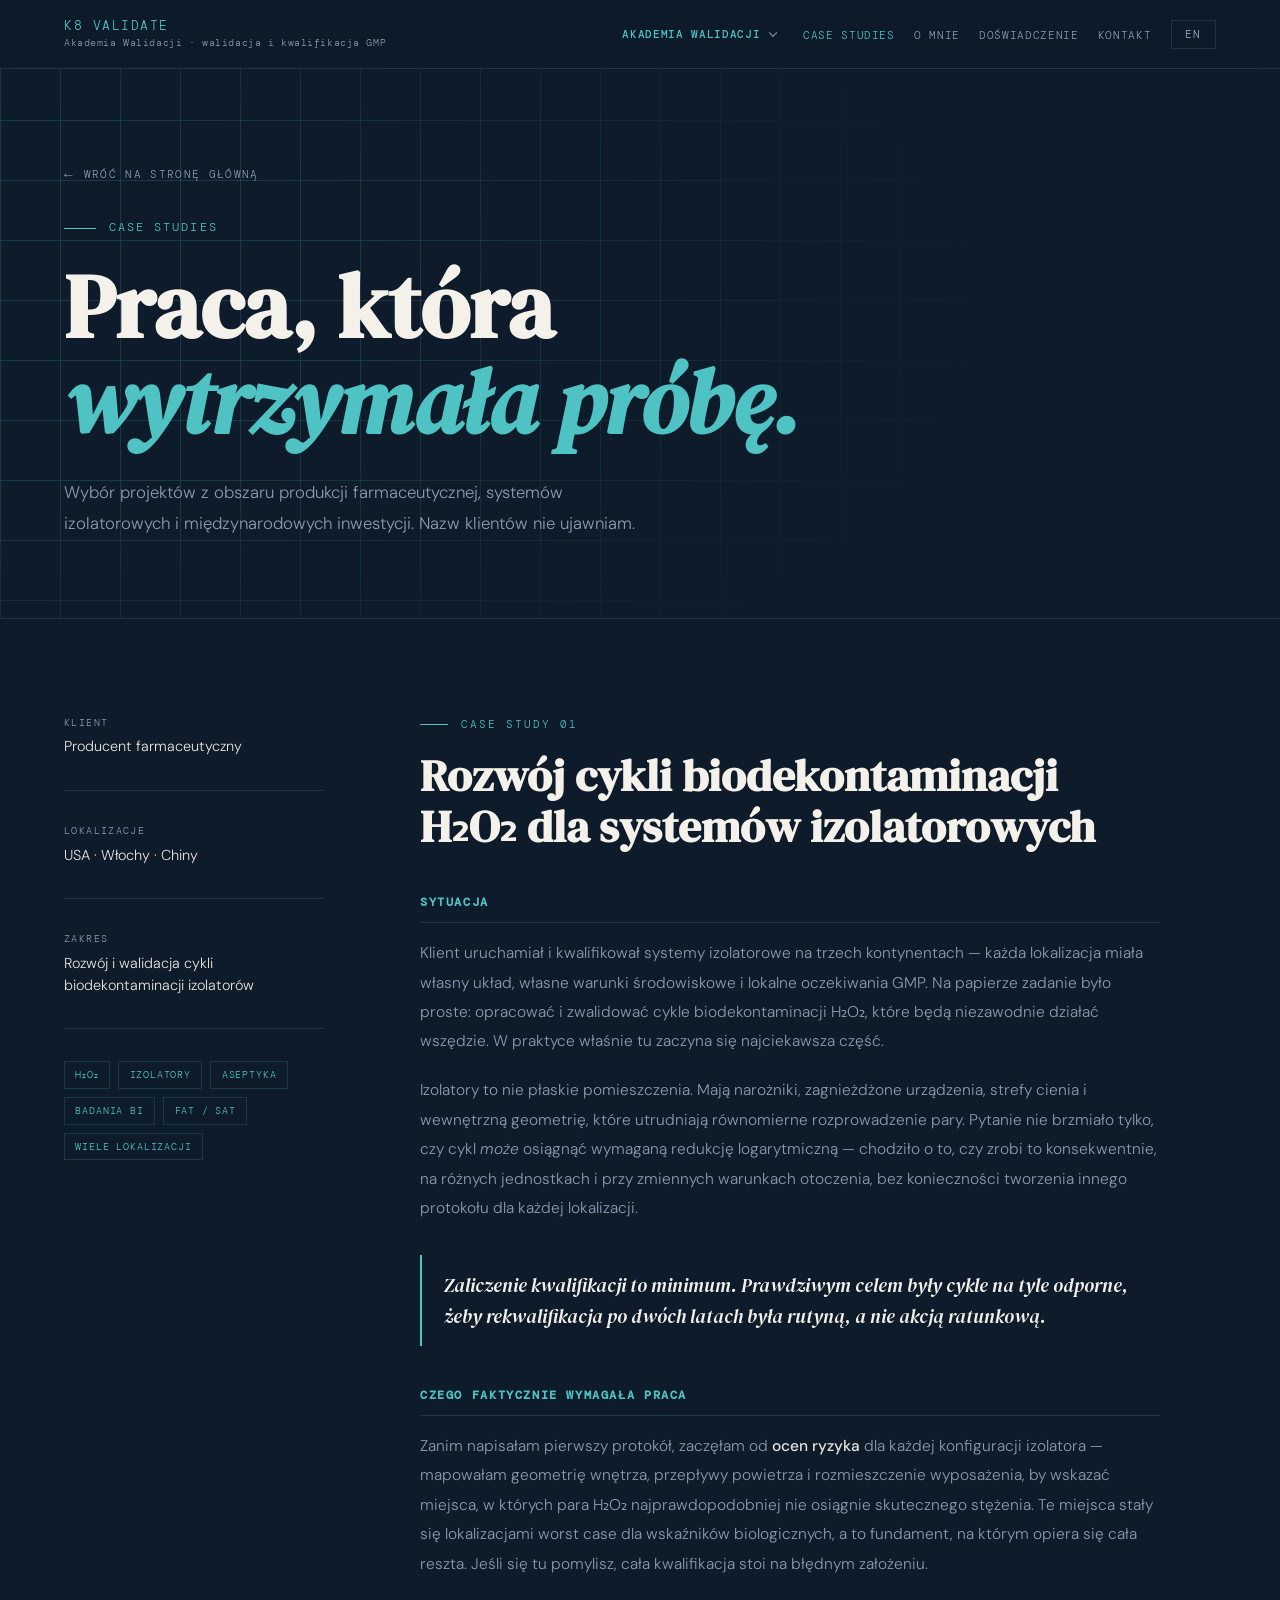
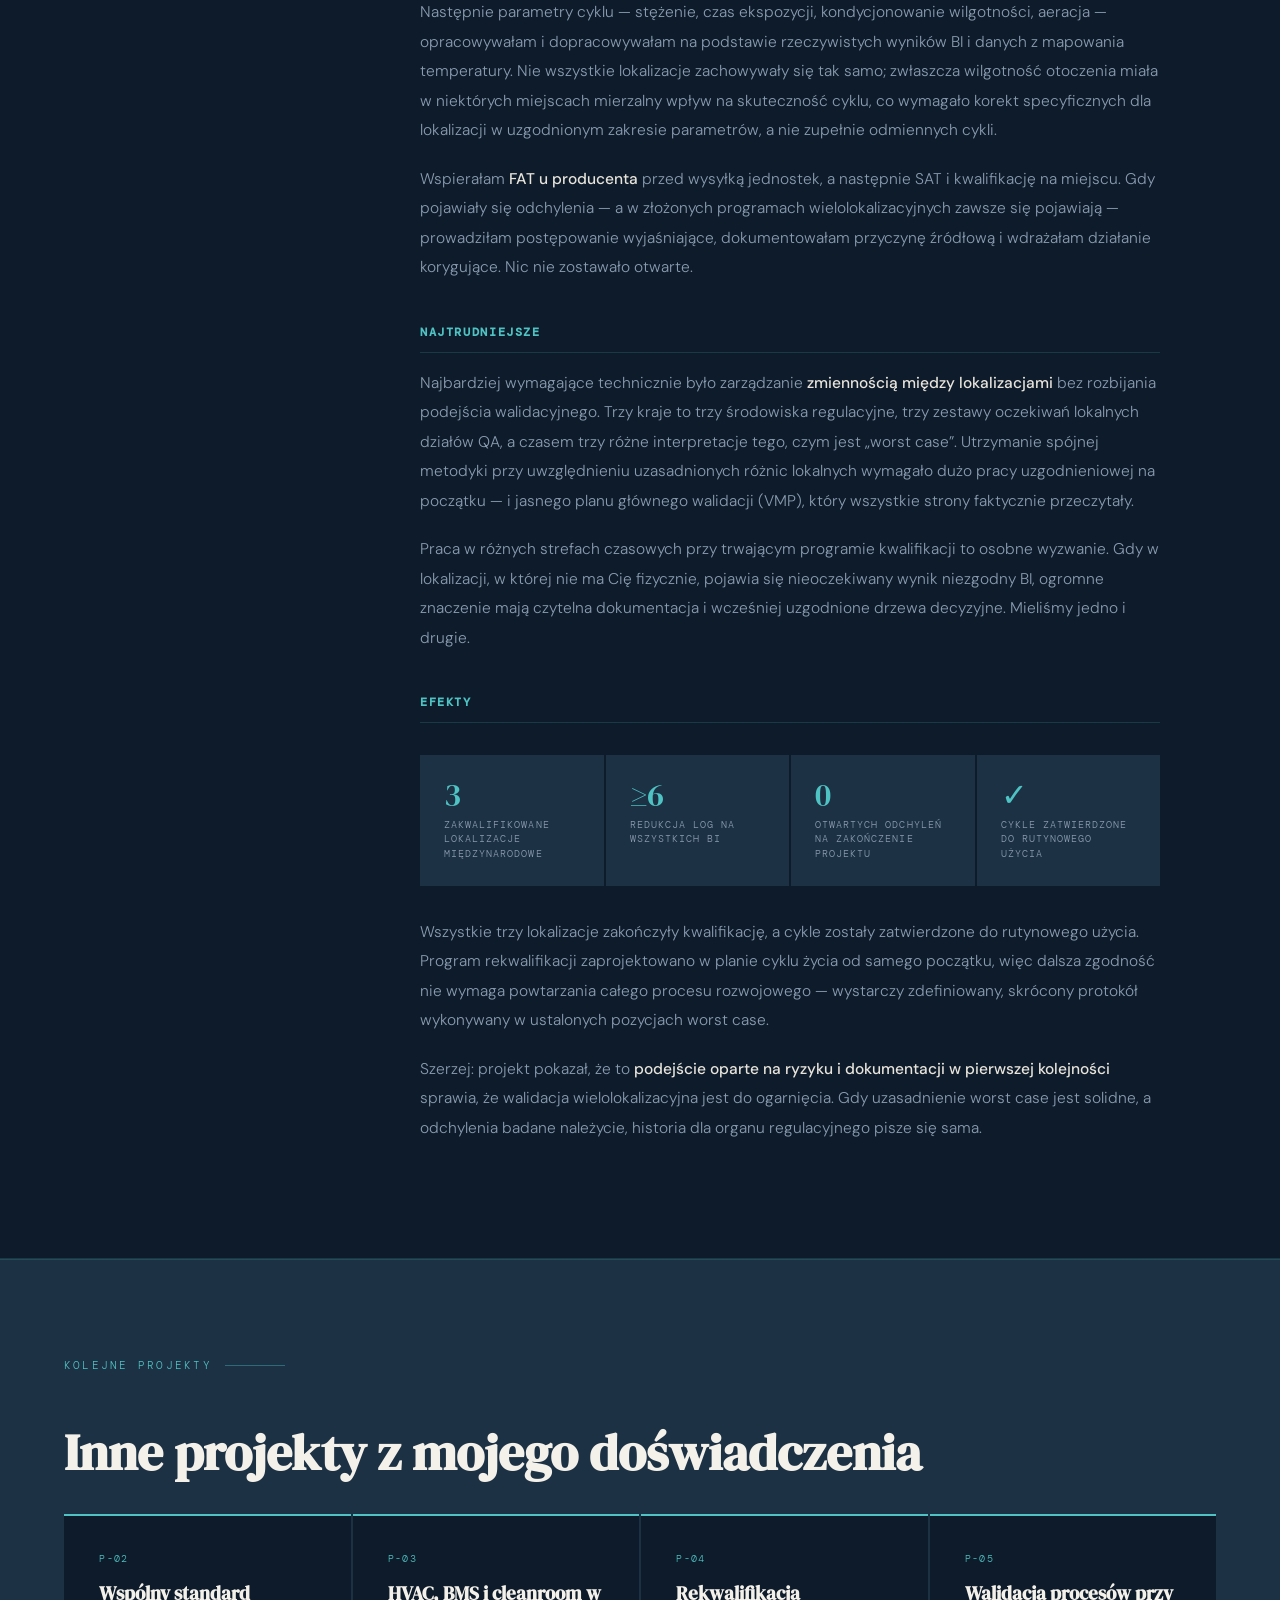
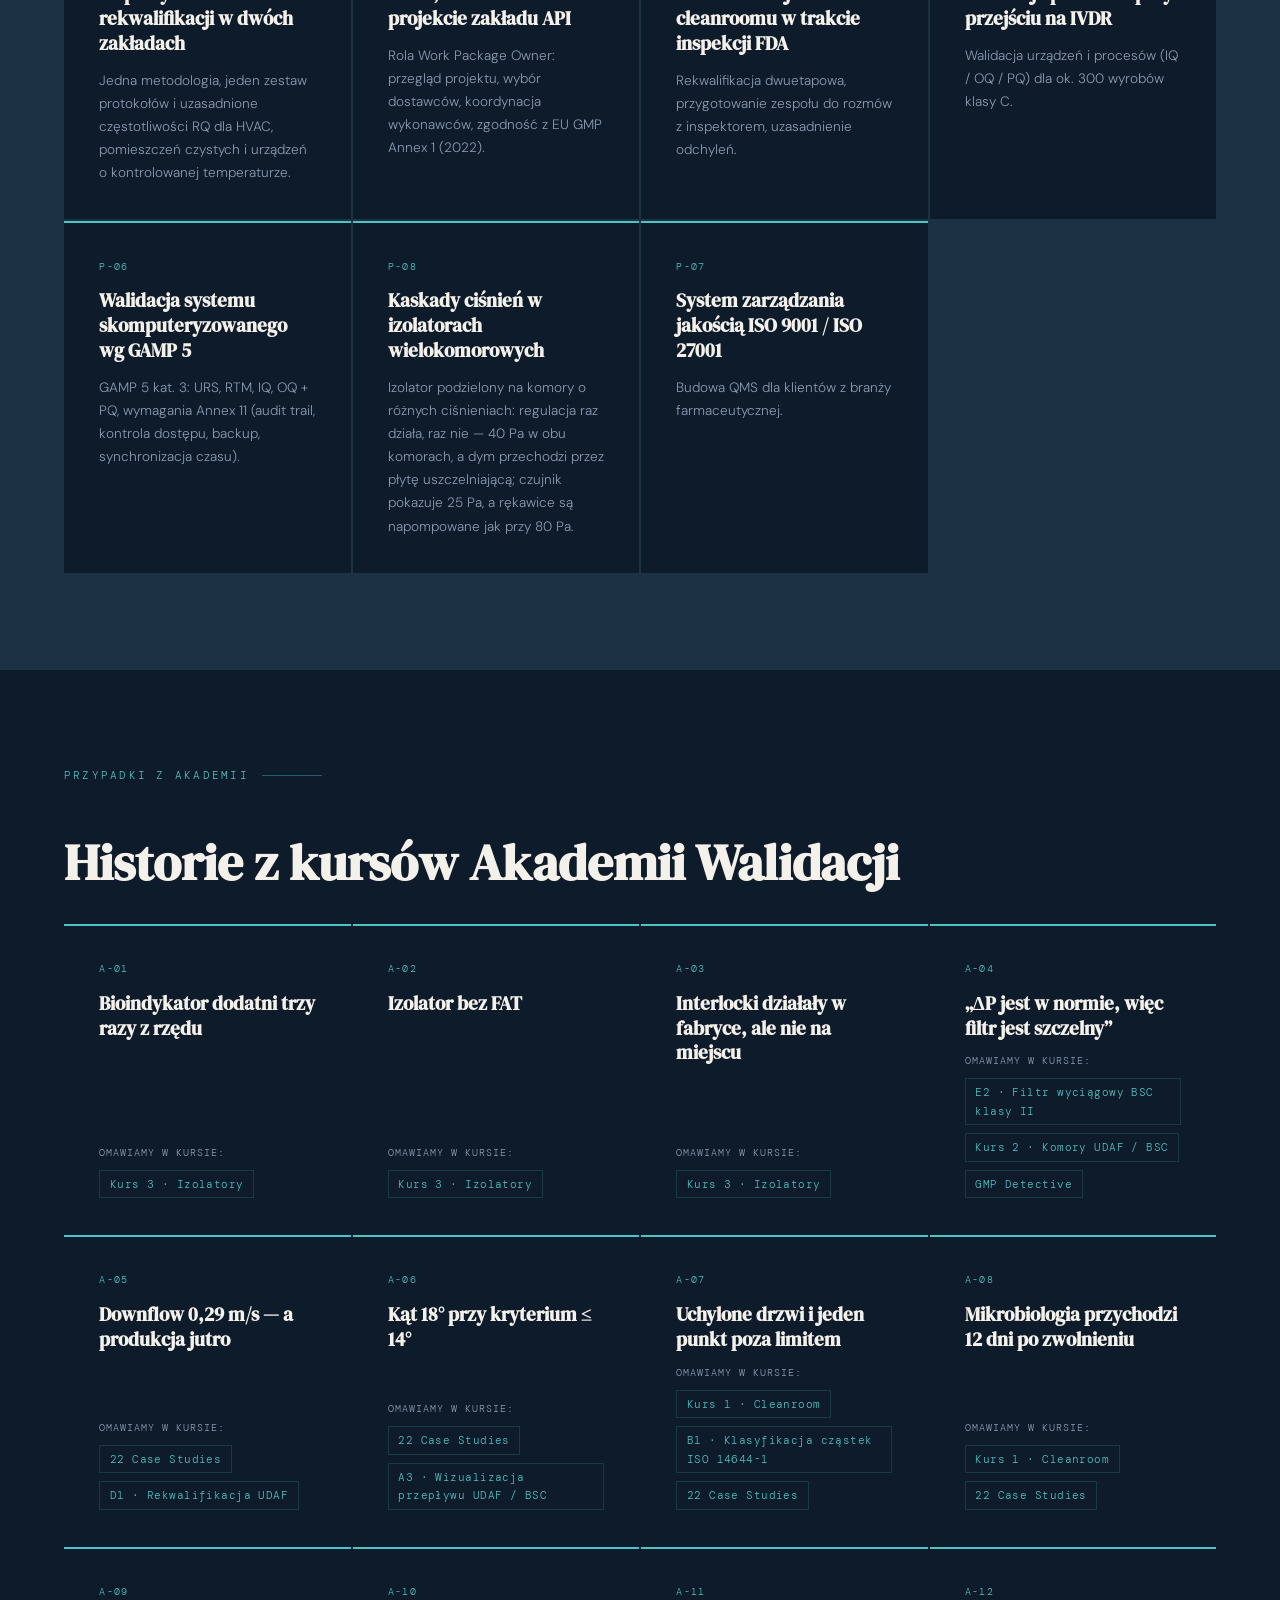
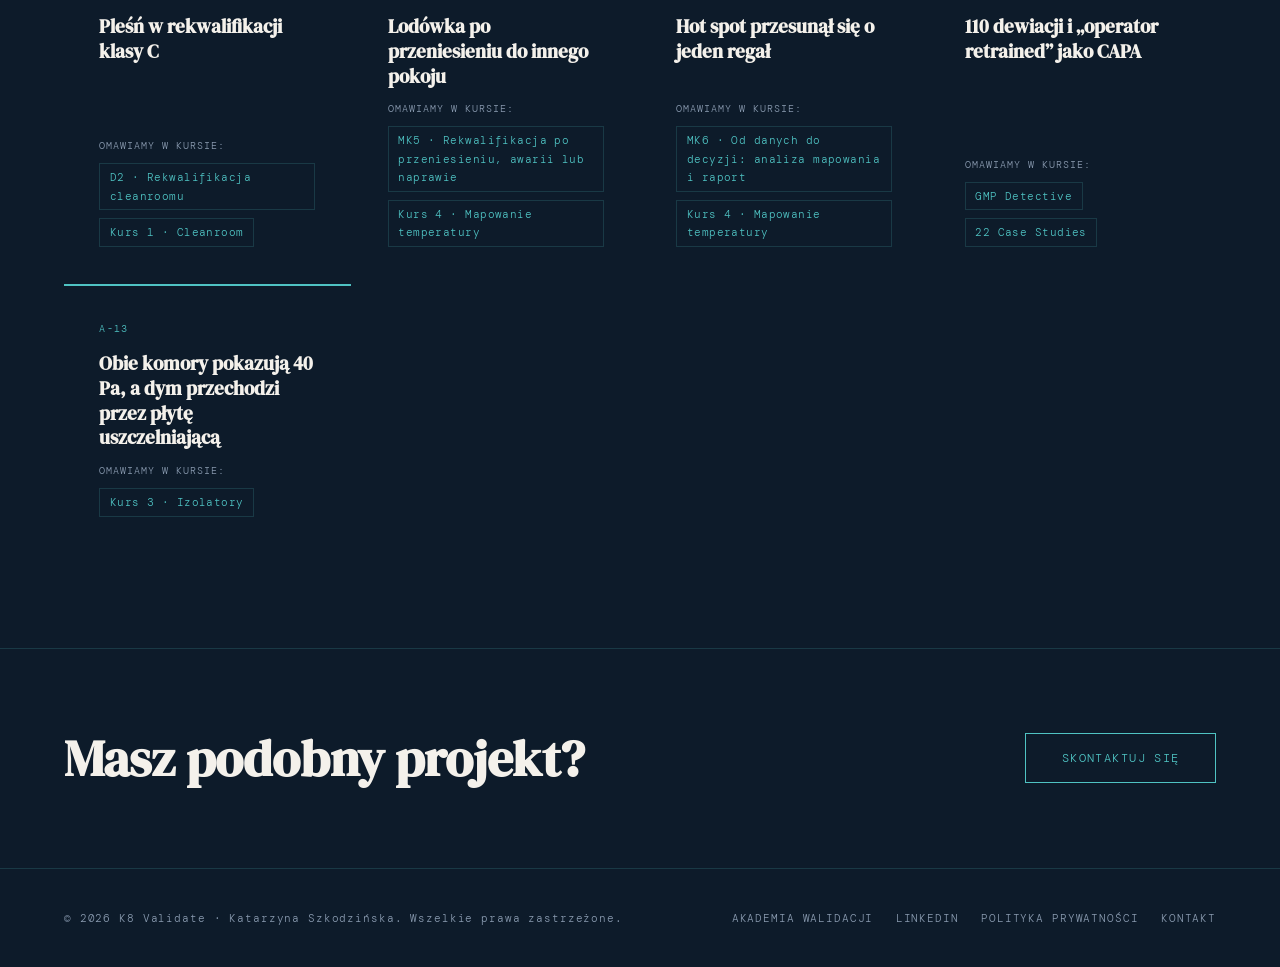
<file: casestudies.html>
<!DOCTYPE html>
<html lang="pl">
<head>
<meta charset="utf-8"/>
<meta content="width=device-width, initial-scale=1.0" name="viewport"/>
<title data-en="Case Studies — K8 Validate">Case Studies — K8 Validate</title>
<link href="https://fonts.googleapis.com" rel="preconnect"/>
<link href="https://fonts.googleapis.com/css2?family=DM+Serif+Display:ital@0;1&amp;family=DM+Mono:wght@300;400;500&amp;family=DM+Sans:wght@300;400;500&amp;display=swap" rel="stylesheet"/>
<link href="style.css?v=7" rel="stylesheet"/>
<link href="assets/favicon.png" rel="icon" type="image/png"/>
<style>

    /* ── PAGE HERO ── */
    .page-hero {
      padding: 10rem 5vw 5rem;
      position: relative;
      overflow: hidden;
      border-bottom: 1px solid var(--rule);
    }

    .page-hero .hero-grid-bg {
      position: absolute;
      inset: 0;
      background-image:
        linear-gradient(var(--rule) 1px, transparent 1px),
        linear-gradient(90deg, var(--rule) 1px, transparent 1px);
      background-size: 60px 60px;
      mask-image: radial-gradient(ellipse 100% 100% at 0% 50%, black 30%, transparent 80%);
      -webkit-mask-image: radial-gradient(ellipse 100% 100% at 0% 50%, black 30%, transparent 80%);
    }

    .page-hero-content { position: relative; max-width: 820px; }

    .back-link {
      display: inline-flex;
      align-items: center;
      gap: 0.6rem;
      font-family: 'DM Mono', monospace;
      font-size: 0.7rem;
      letter-spacing: 0.12em;
      text-transform: uppercase;
      color: var(--muted);
      text-decoration: none;
      margin-bottom: 2rem;
      transition: color 0.2s;
    }

    .back-link:hover { color: var(--accent); }
    .back-link::before { content: '←'; font-size: 0.9rem; }

    .page-hero p {
      color: var(--muted);
      font-size: 1.05rem;
      max-width: 580px;
      margin-top: 1.2rem;
      line-height: 1.8;
    }

    /* ── CASE STUDY LAYOUT ── */
    .case-study {
      display: grid;
      grid-template-columns: 260px 1fr;
      gap: 6rem;
      align-items: start;
      padding: 6rem 5vw;
      border-bottom: 1px solid var(--rule);
    }

    /* Sidebar */
    .cs-sidebar {
      position: sticky;
      top: 6rem;
      display: flex;
      flex-direction: column;
      gap: 2rem;
    }

    .cs-meta-block {
      display: flex;
      flex-direction: column;
      gap: 0.3rem;
    }

    .cs-meta-label {
      font-family: 'DM Mono', monospace;
      font-size: 0.62rem;
      letter-spacing: 0.14em;
      text-transform: uppercase;
      color: var(--muted);
    }

    .cs-meta-value {
      font-size: 0.9rem;
      color: var(--text);
      line-height: 1.5;
    }

    .cs-divider {
      width: 100%;
      height: 1px;
      background: var(--rule);
    }

    .cs-tags {
      display: flex;
      flex-wrap: wrap;
      gap: 0.5rem;
    }

    /* Main content */
    .cs-body { max-width: 740px; }

    .cs-kicker {
      font-family: 'DM Mono', monospace;
      font-size: 0.7rem;
      letter-spacing: 0.18em;
      text-transform: uppercase;
      color: var(--accent);
      margin-bottom: 1rem;
      display: flex;
      align-items: center;
      gap: 0.8rem;
    }

    .cs-kicker::before {
      content: '';
      display: inline-block;
      width: 28px;
      height: 1px;
      background: var(--accent);
    }

    .cs-body h2 {
      font-size: clamp(1.8rem, 3.5vw, 2.8rem);
      margin-bottom: 2rem;
    }

    .cs-body h3 {
      font-family: 'DM Mono', monospace;
      font-size: 0.72rem;
      letter-spacing: 0.14em;
      text-transform: uppercase;
      color: var(--accent);
      margin: 2.5rem 0 1rem;
      padding-bottom: 0.6rem;
      border-bottom: 1px solid var(--rule);
    }

    .cs-body p {
      color: var(--muted);
      font-size: 0.97rem;
      line-height: 1.9;
      margin-bottom: 1.2rem;
    }

    .cs-body p strong {
      color: var(--text);
      font-weight: 500;
    }

    .cs-body blockquote {
      border-left: 2px solid var(--accent);
      padding: 0.9rem 1.4rem;
      margin: 2rem 0;
      font-family: 'DM Serif Display', serif;
      font-size: 1.2rem;
      font-style: italic;
      color: var(--offwhite);
      line-height: 1.6;
    }

    .cs-list {
      list-style: none;
      padding: 0;
      display: flex;
      flex-direction: column;
      gap: 0.55rem;
      margin-bottom: 1.2rem;
    }

    .cs-list li {
      color: var(--muted);
      font-size: 0.93rem;
      padding-left: 1.2rem;
      position: relative;
      line-height: 1.7;
    }

    .cs-list li::before {
      content: '—';
      position: absolute;
      left: 0;
      color: var(--accent);
      opacity: 0.6;
    }

    /* Results band */
    .cs-results {
      display: grid;
      grid-template-columns: repeat(auto-fit, minmax(160px, 1fr));
      gap: 2px;
      margin: 2rem 0;
    }

    .cs-result-item {
      background: var(--steel);
      padding: 1.5rem;
      display: flex;
      flex-direction: column;
      gap: 0.4rem;
    }

    .cs-result-number {
      font-family: 'DM Serif Display', serif;
      font-size: 2rem;
      color: var(--accent);
      line-height: 1;
    }

    .cs-result-label {
      font-family: 'DM Mono', monospace;
      font-size: 0.65rem;
      letter-spacing: 0.1em;
      text-transform: uppercase;
      color: var(--muted);
      line-height: 1.4;
    }

    /* ── MORE CASES PLACEHOLDER ── */
    .more-cases {
      padding: 6rem 5vw;
      background: var(--steel);
    }

    .more-cases-grid {
      display: grid;
      grid-template-columns: repeat(auto-fit, minmax(280px, 1fr));
      gap: 2px;
      margin-top: 2rem;
    }

    .more-case-card {
      background: var(--navy);
      padding: 2.2rem;
      display: flex;
      flex-direction: column;
      gap: 0.8rem;
      opacity: 0.5;
      position: relative;
    }

    .coming-soon {
      font-family: 'DM Mono', monospace;
      font-size: 0.62rem;
      letter-spacing: 0.14em;
      text-transform: uppercase;
      color: var(--accent);
    }

    .more-case-card h3 {
      font-family: 'DM Serif Display', serif;
      font-size: 1.2rem;
      color: var(--offwhite);
      line-height: 1.3;
    }

    .more-case-card p {
      font-size: 0.85rem;
      color: var(--muted);
    }

    /* ── CTA ── */
    .cta-band {
      padding: 5rem 5vw;
      display: flex;
      justify-content: space-between;
      align-items: center;
      gap: 2rem;
      flex-wrap: wrap;
      border-top: 1px solid var(--rule);
    }

    .cta-band h2 { margin-bottom: 0; }

    /* ── RESPONSIVE ── */
    @media (max-width: 900px) {
      .case-study {
        grid-template-columns: 1fr;
        gap: 3rem;
      }

      .cs-sidebar {
        position: static;
        display: grid;
        grid-template-columns: repeat(auto-fit, minmax(160px, 1fr));
        gap: 1.5rem;
      }

      .cs-divider { display: none; }
    }

    @media (max-width: 640px) {
      .page-hero { padding: 8rem 5vw 3.5rem; }

      .cs-results {
        grid-template-columns: 1fr 1fr;
      }

      .cta-band {
        flex-direction: column;
        align-items: flex-start;
      }

      .cta-band .btn { width: 100%; text-align: center; }
    }
  
    .more-case-card.proj { opacity: 1; border-top: 2px solid var(--accent); }
    .more-cases.alt { background: var(--navy); border-top: 1px solid var(--rule); }
    .more-cases > .lead { color: var(--muted); max-width: 640px; margin-top: 1rem; }
    .acad-links { display: flex; flex-wrap: wrap; gap: 0.5rem; margin-top: auto; align-items: center; }
    .acad-links .lbl { font-family: 'DM Mono', monospace; font-size: 0.62rem; letter-spacing: 0.1em; text-transform: uppercase; color: var(--muted); width: 100%; }
    .acad-links a { font-family: 'DM Mono', monospace; font-size: 0.68rem; letter-spacing: 0.04em; color: var(--accent); border: 1px solid var(--rule); padding: 0.25rem 0.6rem; text-decoration: none; transition: background 0.2s; }
    .acad-links a:hover { background: color-mix(in srgb, var(--accent) 14%, transparent); }
</style>
</head>
<body>
<!-- NAV -->
 <nav id="main-nav">
<a aria-label="K8 Validate" class="nav-logo" href="index.html"><span class="nav-name">K8 VALIDATE</span><span class="nav-role" data-i18n="common.brand_sub">Akademia Walidacji · walidacja i kwalifikacja GMP</span></a>
<button aria-label="Menu" class="nav-toggle" id="nav-toggle"><span></span><span></span><span></span></button>
<ul id="nav-links">
<li class="has-sub">
<a class="nav-accent" data-i18n="common.nav.akademia" href="akademia.html" onclick="closeMenu()">Akademia Walidacji</a>
<button aria-expanded="false" aria-label="Rozwiń podstrony Akademii Walidacji" class="sub-toggle" type="button"></button>
<ul class="submenu">
<li><a data-i18n="common.nav.akademia_cleanroom" href="akademiacleanroom.html" onclick="closeMenu()">Cleanroom i komory UDAF / BSC</a></li>
<li><a data-i18n="common.nav.akademia_mapping" href="akademiatermostatyki.html" onclick="closeMenu()">Mapowanie temperatury</a></li>
</ul>
</li>
<li><a class="active" data-i18n="common.nav.casestudies" href="/casestudies" onclick="closeMenu()">Case Studies</a></li>
<li><a data-i18n="common.nav.about" href="/about" onclick="closeMenu()">O mnie</a></li>
<li><a data-i18n="common.nav.experience" href="index.html#experience" onclick="closeMenu()">Doświadczenie</a></li>
<li><a data-i18n="common.nav.contact" href="index.html#contact" onclick="closeMenu()">Kontakt</a></li>
<li><button aria-label="Zmień język / Switch language" class="lang-toggle" id="lang-toggle" type="button">EN</button></li>
</ul>
</nav>
<!-- PAGE HERO -->
<div class="page-hero">
<div class="hero-grid-bg"></div>
<div class="page-hero-content">
<a class="back-link" data-en="Back to Home" href="index.html">Wróć na stronę główną</a>
<div class="hero-tag" data-en="Case Studies">Case Studies</div>
<h1 data-en="Work that&lt;br/&gt;&lt;em&gt;held up.&lt;/em&gt;">Praca, która<br/><em>wytrzymała próbę.</em></h1>
<p data-en="A selection of projects across pharmaceutical manufacturing, isolator systems, and international facility builds. Client names are not disclosed.">Wybór projektów z obszaru produkcji farmaceutycznej, systemów izolatorowych i międzynarodowych inwestycji. Nazw klientów nie ujawniam.</p>
</div>
</div>
<!-- CASE STUDY 01 -->
<div class="case-study">
<aside class="cs-sidebar fade-in">
<div class="cs-meta-block">
<span class="cs-meta-label" data-en="Client">Klient</span>
<span class="cs-meta-value" data-en="Pharmaceutical manufacturer">Producent farmaceutyczny</span>
</div>
<div class="cs-divider"></div>
<div class="cs-meta-block">
<span class="cs-meta-label" data-en="Locations">Lokalizacje</span>
<span class="cs-meta-value" data-en="USA · Italy · China">USA · Włochy · Chiny</span>
</div>
<div class="cs-divider"></div>
<div class="cs-meta-block">
<span class="cs-meta-label" data-en="Focus">Zakres</span>
<span class="cs-meta-value" data-en="Isolator bio-decontamination cycle development &amp;amp; validation">Rozwój i walidacja cykli biodekontaminacji izolatorów</span>
</div>
<div class="cs-divider"></div>
<div class="cs-tags">
<span class="tag">H₂O₂</span>
<span class="tag" data-en="Isolators">Izolatory</span>
<span class="tag" data-en="Aseptic">Aseptyka</span>
<span class="tag" data-en="BI Studies">Badania BI</span>
<span class="tag">FAT / SAT</span>
<span class="tag" data-en="Multi-site">Wiele lokalizacji</span>
</div>
</aside>
<div class="cs-body fade-in">
<div class="cs-kicker" data-en="Case Study 01">Case Study 01</div>
<h2 data-en="H₂O₂ Bio-Decontamination Cycle Development for Isolator Systems">Rozwój cykli biodekontaminacji H₂O₂ dla systemów izolatorowych</h2>
<h3 data-en="The Situation">Sytuacja</h3>
<p data-en="The client was commissioning and qualifying isolator systems across three continents - each site with its own layout, environmental baseline, and local GMP expectations. The brief was straightforward on paper: develop and validate H₂O₂ bio-decontamination cycles that would work reliably across all of them. In practice, that's where things get interesting.">Klient uruchamiał i kwalifikował systemy izolatorowe na trzech kontynentach — każda lokalizacja miała własny układ, własne warunki środowiskowe i lokalne oczekiwania GMP. Na papierze zadanie było proste: opracować i zwalidować cykle biodekontaminacji H₂O₂, które będą niezawodnie działać wszędzie. W praktyce właśnie tu zaczyna się najciekawsza część.</p>
<p data-en="Isolators aren't flat rooms. They have corners, nested equipment, shadow zones, and internal geometries that make uniform vapour distribution genuinely difficult. The question wasn't just whether a cycle &lt;em&gt;could&lt;/em&gt; achieve the required log reduction - it was whether it would do so consistently, across different units, under varying ambient conditions, without needing a different protocol for every site.">Izolatory to nie płaskie pomieszczenia. Mają narożniki, zagnieżdżone urządzenia, strefy cienia i wewnętrzną geometrię, które utrudniają równomierne rozprowadzenie pary. Pytanie nie brzmiało tylko, czy cykl <em>może</em> osiągnąć wymaganą redukcję logarytmiczną — chodziło o to, czy zrobi to konsekwentnie, na różnych jednostkach i przy zmiennych warunkach otoczenia, bez konieczności tworzenia innego protokołu dla każdej lokalizacji.</p>
<blockquote data-en="Passing qualification is the minimum. The real objective was cycles robust enough that requalification two years later would be routine, not a rescue mission.">Zaliczenie kwalifikacji to minimum. Prawdziwym celem były cykle na tyle odporne, żeby rekwalifikacja po dwóch latach była rutyną, a nie akcją ratunkową.</blockquote>
<h3 data-en="What the Work Actually Involved">Czego faktycznie wymagała praca</h3>
<p data-en="Before writing a single protocol, I started with &lt;strong&gt;risk assessments&lt;/strong&gt; on each isolator configuration - mapping internal geometry, airflow patterns, and equipment placement to identify where H₂O₂ vapour was least likely to reach effective concentration. These became the worst-case locations for biological indicator placement, which is the foundation everything else sits on. Get that wrong and the whole qualification is built on a bad assumption.">Zanim napisałam pierwszy protokół, zaczęłam od <strong>ocen ryzyka</strong> dla każdej konfiguracji izolatora — mapowałam geometrię wnętrza, przepływy powietrza i rozmieszczenie wyposażenia, by wskazać miejsca, w których para H₂O₂ najprawdopodobniej nie osiągnie skutecznego stężenia. Te miejsca stały się lokalizacjami worst case dla wskaźników biologicznych, a to fundament, na którym opiera się cała reszta. Jeśli się tu pomylisz, cała kwalifikacja stoi na błędnym założeniu.</p>
<p data-en="From there, cycle parameters - concentration, exposure time, humidity conditioning, aeration — were developed and iterated against actual BI results and temperature mapping data. Not all sites behaved the same way; ambient humidity in particular had a measurable effect on cycle performance in some locations, which required site-specific adjustments within an agreed parameter range rather than entirely different cycles.">Następnie parametry cyklu — stężenie, czas ekspozycji, kondycjonowanie wilgotności, aeracja — opracowywałam i dopracowywałam na podstawie rzeczywistych wyników BI i danych z mapowania temperatury. Nie wszystkie lokalizacje zachowywały się tak samo; zwłaszcza wilgotność otoczenia miała w niektórych miejscach mierzalny wpływ na skuteczność cyklu, co wymagało korekt specyficznych dla lokalizacji w uzgodnionym zakresie parametrów, a nie zupełnie odmiennych cykli.</p>
<p data-en="I supported &lt;strong&gt;FAT activities at the manufacturer&lt;/strong&gt; before the units shipped, then followed through to SAT and qualification on-site. Where deviations occurred — and they did, as they always do in complex multi-site programmes - I led the investigation, documented the root cause, and implemented the corrective action. Nothing left open.">Wspierałam <strong>FAT u producenta</strong> przed wysyłką jednostek, a następnie SAT i kwalifikację na miejscu. Gdy pojawiały się odchylenia — a w złożonych programach wielolokalizacyjnych zawsze się pojawiają — prowadziłam postępowanie wyjaśniające, dokumentowałam przyczynę źródłową i wdrażałam działanie korygujące. Nic nie zostawało otwarte.</p>
<h3 data-en="The Harder Parts">Najtrudniejsze</h3>
<p data-en='The most technically demanding aspect was managing &lt;strong&gt;variability between sites&lt;/strong&gt; without fragmenting the validation approach. Three different countries means three different regulatory environments, three sets of site QA expectations, and in some cases three different interpretations of what "worst-case" means. Keeping the core methodology consistent while accommodating legitimate local differences required a lot of alignment work up front - and a clear validation master plan that all parties had actually read.'>Najbardziej wymagające technicznie było zarządzanie <strong>zmiennością między lokalizacjami</strong> bez rozbijania podejścia walidacyjnego. Trzy kraje to trzy środowiska regulacyjne, trzy zestawy oczekiwań lokalnych działów QA, a czasem trzy różne interpretacje tego, czym jest „worst case”. Utrzymanie spójnej metodyki przy uwzględnieniu uzasadnionych różnic lokalnych wymagało dużo pracy uzgodnieniowej na początku — i jasnego planu głównego walidacji (VMP), który wszystkie strony faktycznie przeczytały.</p>
<p data-en="Working across time zones on a live qualification programme is its own kind of challenge. When an unexpected BI failure appears at a site you're not physically present at, clear documentation and pre-agreed decision trees matter enormously. We had both.">Praca w różnych strefach czasowych przy trwającym programie kwalifikacji to osobne wyzwanie. Gdy w lokalizacji, w której nie ma Cię fizycznie, pojawia się nieoczekiwany wynik niezgodny BI, ogromne znaczenie mają czytelna dokumentacja i wcześniej uzgodnione drzewa decyzyjne. Mieliśmy jedno i drugie.</p>
<h3 data-en="Outcomes">Efekty</h3>
<div class="cs-results">
<div class="cs-result-item">
<div class="cs-result-number">3</div>
<div class="cs-result-label" data-en="International sites qualified">Zakwalifikowane lokalizacje międzynarodowe</div>
</div>
<div class="cs-result-item">
<div class="cs-result-number">≥6</div>
<div class="cs-result-label" data-en="Log reduction achieved on all BIs">Redukcja log na wszystkich BI</div>
</div>
<div class="cs-result-item">
<div class="cs-result-number">0</div>
<div class="cs-result-label" data-en="Open deviations at project close">Otwartych odchyleń na zakończenie projektu</div>
</div>
<div class="cs-result-item">
<div class="cs-result-number">✓</div>
<div class="cs-result-label" data-en="Cycles approved for routine use">Cykle zatwierdzone do rutynowego użycia</div>
</div>
</div>
<p data-en="All three sites completed qualification with cycles approved for routine use. The requalification programme was designed into the lifecycle plan from the start, so ongoing compliance doesn't depend on repeating the full development exercise - just running a defined reduced protocol against the established worst-case positions.">Wszystkie trzy lokalizacje zakończyły kwalifikację, a cykle zostały zatwierdzone do rutynowego użycia. Program rekwalifikacji zaprojektowano w planie cyklu życia od samego początku, więc dalsza zgodność nie wymaga powtarzania całego procesu rozwojowego — wystarczy zdefiniowany, skrócony protokół wykonywany w ustalonych pozycjach worst case.</p>
<p data-en="More broadly, the project demonstrated that a &lt;strong&gt;risk-based, documentation-first approach&lt;/strong&gt; is what makes multi-site validation manageable. When your worst-case rationale is solid and your deviations are investigated properly, the regulatory story writes itself.">Szerzej: projekt pokazał, że to <strong>podejście oparte na ryzyku i dokumentacji w pierwszej kolejności</strong> sprawia, że walidacja wielolokalizacyjna jest do ogarnięcia. Gdy uzasadnienie worst case jest solidne, a odchylenia badane należycie, historia dla organu regulacyjnego pisze się sama.</p>
</div>
</div>
<!-- MORE CASES -->
<section class="more-cases">
<div class="section-label" data-en="More projects">Kolejne projekty</div>
<h2 class="fade-in" data-en="Other projects from my experience">Inne projekty z mojego doświadczenia</h2>
<div class="more-cases-grid">
<div class="more-case-card proj fade-in">
<span class="coming-soon">P-02</span>
<h3 data-en="A common requalification standard across two sites">Wspólny standard rekwalifikacji w dwóch zakładach</h3>
<p data-en="One methodology, one set of protocols and justified RQ frequencies for HVAC, cleanrooms and temperature-controlled equipment.">Jedna metodologia, jeden zestaw protokołów i uzasadnione częstotliwości RQ dla HVAC, pomieszczeń czystych i urządzeń o kontrolowanej temperaturze.</p>
</div>
<div class="more-case-card proj fade-in">
<span class="coming-soon">P-03</span>
<h3 data-en="HVAC, BMS and cleanroom in an API plant project">HVAC, BMS i cleanroom w projekcie zakładu API</h3>
<p data-en="Work Package Owner role: design review, supplier selection, contractor coordination, compliance with EU GMP Annex 1 (2022).">Rola Work Package Owner: przegląd projektu, wybór dostawców, koordynacja wykonawców, zgodność z EU GMP Annex 1 (2022).</p>
</div>
<div class="more-case-card proj fade-in">
<span class="coming-soon">P-04</span>
<h3 data-en="Cleanroom requalification during an FDA inspection">Rekwalifikacja cleanroomu w trakcie inspekcji FDA</h3>
<p data-en="Two-stage requalification, preparing the team for talks with the inspector, justification of deviations.">Rekwalifikacja dwuetapowa, przygotowanie zespołu do rozmów z inspektorem, uzasadnienie odchyleń.</p>
</div>
<div class="more-case-card proj fade-in">
<span class="coming-soon">P-05</span>
<h3 data-en="Process validation during the transition to IVDR">Walidacja procesów przy przejściu na IVDR</h3>
<p data-en="Validation of equipment and processes (IQ / OQ / PQ) for about 300 class C devices.">Walidacja urządzeń i procesów (IQ / OQ / PQ) dla ok. 300 wyrobów klasy C.</p>
</div>
<div class="more-case-card proj fade-in">
<span class="coming-soon">P-06</span>
<h3 data-en="Computerised system validation per GAMP 5">Walidacja systemu skomputeryzowanego wg GAMP 5</h3>
<p data-en="GAMP 5 category 3: URS, RTM, IQ, OQ + PQ, Annex 11 requirements (audit trail, access control, backup, time synchronisation).">GAMP 5 kat. 3: URS, RTM, IQ, OQ + PQ, wymagania Annex 11 (audit trail, kontrola dostępu, backup, synchronizacja czasu).</p>
</div>
<div class="more-case-card proj fade-in">
<span class="coming-soon">P-08</span>
<h3 data-en="Pressure cascades in multi-chamber isolators">Kaskady ciśnień w izolatorach wielokomorowych</h3>
<p data-en="An isolator divided into chambers at different pressures: the control works one day and not the next — 40 Pa in both chambers, yet smoke passes through the sealing plate; the sensor shows 25 Pa while the gloves are inflated as at 80 Pa.">Izolator podzielony na komory o różnych ciśnieniach: regulacja raz działa, raz nie — 40 Pa w obu komorach, a dym przechodzi przez płytę uszczelniającą; czujnik pokazuje 25 Pa, a rękawice są napompowane jak przy 80 Pa.</p>
</div>
<div class="more-case-card proj fade-in">
<span class="coming-soon">P-07</span>
<h3 data-en="ISO 9001 / ISO 27001 quality management system">System zarządzania jakością ISO 9001 / ISO 27001</h3>
<p data-en="Building a QMS for clients from the pharmaceutical industry.">Budowa QMS dla klientów z branży farmaceutycznej.</p>
</div>
</div>
</section>
<section class="more-cases alt">
<div class="section-label" data-en="Cases from the Academy">Przypadki z Akademii</div>
<h2 class="fade-in" data-en="Stories from the Validation Academy courses">Historie z kursów Akademii Walidacji</h2>
<div class="more-cases-grid">
<div class="more-case-card proj fade-in">
<span class="coming-soon">A-01</span>
<h3 data-en="Biological indicator positive three times in a row">Bioindykator dodatni trzy razy z rzędu</h3>
<div class="acad-links"><span class="lbl" data-en="Discussed in the course:">Omawiamy w kursie:</span><a data-en="Course 3 · Isolators" href="akademia.html#kurs-3">Kurs 3 · Izolatory</a></div>
</div>
<div class="more-case-card proj fade-in">
<span class="coming-soon">A-02</span>
<h3 data-en="Isolator without FAT">Izolator bez FAT</h3>
<div class="acad-links"><span class="lbl" data-en="Discussed in the course:">Omawiamy w kursie:</span><a data-en="Course 3 · Isolators" href="akademia.html#kurs-3">Kurs 3 · Izolatory</a></div>
</div>
<div class="more-case-card proj fade-in">
<span class="coming-soon">A-03</span>
<h3 data-en="Interlocks worked at the factory, but not on site">Interlocki działały w fabryce, ale nie na miejscu</h3>
<div class="acad-links"><span class="lbl" data-en="Discussed in the course:">Omawiamy w kursie:</span><a data-en="Course 3 · Isolators" href="akademia.html#kurs-3">Kurs 3 · Izolatory</a></div>
</div>
<div class="more-case-card proj fade-in">
<span class="coming-soon">A-04</span>
<h3 data-en="“ΔP is within limits, so the filter is leak-tight”">„ΔP jest w normie, więc filtr jest szczelny”</h3>
<div class="acad-links"><span class="lbl" data-en="Discussed in the course:">Omawiamy w kursie:</span><a data-en="E2 · Class II BSC Exhaust HEPA Filter" href="akademiacleanroom.html#e2">E2 · Filtr wyciągowy BSC klasy II</a><a data-en="Course 2 · UDAF / Class II BSC" href="akademia.html#kurs-2">Kurs 2 · Komory UDAF / BSC</a><a data-en="GMP Detective" href="akademiacleanroom.html#gd">GMP Detective</a></div>
</div>
<div class="more-case-card proj fade-in">
<span class="coming-soon">A-05</span>
<h3 data-en="Downflow 0.29 m/s — and production is tomorrow">Downflow 0,29 m/s — a produkcja jutro</h3>
<div class="acad-links"><span class="lbl" data-en="Discussed in the course:">Omawiamy w kursie:</span><a data-en="22 Case Studies" href="akademiacleanroom.html#cs">22 Case Studies</a><a data-en="D1 · UDAF Requalification" href="akademiacleanroom.html#d1">D1 · Rekwalifikacja UDAF</a></div>
</div>
<div class="more-case-card proj fade-in">
<span class="coming-soon">A-06</span>
<h3 data-en="18° angle against a ≤ 14° criterion">Kąt 18° przy kryterium ≤ 14°</h3>
<div class="acad-links"><span class="lbl" data-en="Discussed in the course:">Omawiamy w kursie:</span><a data-en="22 Case Studies" href="akademiacleanroom.html#cs">22 Case Studies</a><a data-en="A3 · Airflow Visualization in UDAF / Class II BSC" href="akademiacleanroom.html#a3">A3 · Wizualizacja przepływu UDAF / BSC</a></div>
</div>
<div class="more-case-card proj fade-in">
<span class="coming-soon">A-07</span>
<h3 data-en="Door ajar and one point out of limit">Uchylone drzwi i jeden punkt poza limitem</h3>
<div class="acad-links"><span class="lbl" data-en="Discussed in the course:">Omawiamy w kursie:</span><a data-en="Course 1 · Cleanroom" href="akademia.html#kurs-1">Kurs 1 · Cleanroom</a><a data-en="B1 · Airborne Particle Classification (ISO 14644-1)" href="akademiacleanroom.html#b1">B1 · Klasyfikacja cząstek ISO 14644-1</a><a data-en="22 Case Studies" href="akademiacleanroom.html#cs">22 Case Studies</a></div>
</div>
<div class="more-case-card proj fade-in">
<span class="coming-soon">A-08</span>
<h3 data-en="Microbiology arrives 12 days after release">Mikrobiologia przychodzi 12 dni po zwolnieniu</h3>
<div class="acad-links"><span class="lbl" data-en="Discussed in the course:">Omawiamy w kursie:</span><a data-en="Course 1 · Cleanroom" href="akademia.html#kurs-1">Kurs 1 · Cleanroom</a><a data-en="22 Case Studies" href="akademiacleanroom.html#cs">22 Case Studies</a></div>
</div>
<div class="more-case-card proj fade-in">
<span class="coming-soon">A-09</span>
<h3 data-en="Mould in a Grade C requalification">Pleśń w rekwalifikacji klasy C</h3>
<div class="acad-links"><span class="lbl" data-en="Discussed in the course:">Omawiamy w kursie:</span><a data-en="D2 · Cleanroom Requalification" href="akademiacleanroom.html#d2">D2 · Rekwalifikacja cleanroomu</a><a data-en="Course 1 · Cleanroom" href="akademia.html#kurs-1">Kurs 1 · Cleanroom</a></div>
</div>
<div class="more-case-card proj fade-in">
<span class="coming-soon">A-10</span>
<h3 data-en="Refrigerator after relocation to another room">Lodówka po przeniesieniu do innego pokoju</h3>
<div class="acad-links"><span class="lbl" data-en="Discussed in the course:">Omawiamy w kursie:</span><a data-en="MK5 · Requalification After Relocation, Failure or Repair" href="akademiatermostatyki.html#mk5">MK5 · Rekwalifikacja po przeniesieniu, awarii lub naprawie</a><a data-en="Course 4 · Temperature Mapping" href="akademia.html#kurs-4">Kurs 4 · Mapowanie temperatury</a></div>
</div>
<div class="more-case-card proj fade-in">
<span class="coming-soon">A-11</span>
<h3 data-en="The hot spot moved by one rack">Hot spot przesunął się o jeden regał</h3>
<div class="acad-links"><span class="lbl" data-en="Discussed in the course:">Omawiamy w kursie:</span><a data-en="MK6 · From Data to Decision: Mapping Analysis and Report" href="akademiatermostatyki.html#mk6">MK6 · Od danych do decyzji: analiza mapowania i raport</a><a data-en="Course 4 · Temperature Mapping" href="akademia.html#kurs-4">Kurs 4 · Mapowanie temperatury</a></div>
</div>
<div class="more-case-card proj fade-in">
<span class="coming-soon">A-12</span>
<h3 data-en="110 deviations and “operator retrained” as CAPA">110 dewiacji i „operator retrained” jako CAPA</h3>
<div class="acad-links"><span class="lbl" data-en="Discussed in the course:">Omawiamy w kursie:</span><a data-en="GMP Detective" href="akademiacleanroom.html#gd">GMP Detective</a><a data-en="22 Case Studies" href="akademiacleanroom.html#cs">22 Case Studies</a></div>
</div>
<div class="more-case-card proj fade-in">
<span class="coming-soon">A-13</span>
<h3 data-en="Both chambers show 40 Pa, yet smoke crosses the sealing plate">Obie komory pokazują 40 Pa, a dym przechodzi przez płytę uszczelniającą</h3>
<div class="acad-links"><span class="lbl" data-en="Discussed in the course:">Omawiamy w kursie:</span><a data-en="Course 3 · Isolators" href="akademia.html#kurs-3">Kurs 3 · Izolatory</a></div>
</div>
</div>
</section>
<!-- CTA -->
<div class="cta-band fade-in">
<h2 data-en="Have a similar project?">Masz podobny projekt?</h2>
<a class="btn" data-en="Get in Touch" href="index.html#contact">Skontaktuj się</a>
</div>
<!-- FOOTER -->
 <footer>
<p data-i18n="common.footer">© 2026 K8 Validate · Katarzyna Szkodzińska. Wszelkie prawa zastrzeżone.</p>
<p class="foot-links"><a data-i18n="common.nav.akademia" href="akademia.html">Akademia Walidacji</a><a href="https://www.linkedin.com/in/katarzyna-szkodzi%C5%84ska-644b66b4/" rel="noopener" target="_blank">LinkedIn</a><a data-i18n="common.privacy" href="polityka-prywatnosci.html">Polityka prywatności</a><a data-i18n="common.nav.contact" href="index.html#contact">Kontakt</a></p>
</footer>


<script src="assets/i18n.js?v=7"></script>
<script src="akademia.js?v=7"></script>
<script>
    const observer = new IntersectionObserver((entries) => {
      entries.forEach(el => { if (el.isIntersecting) el.target.classList.add('visible'); });
    }, { threshold: 0.1 });
    document.querySelectorAll('.fade-in').forEach(el => observer.observe(el));
  </script>
</body>
</html>
</file>
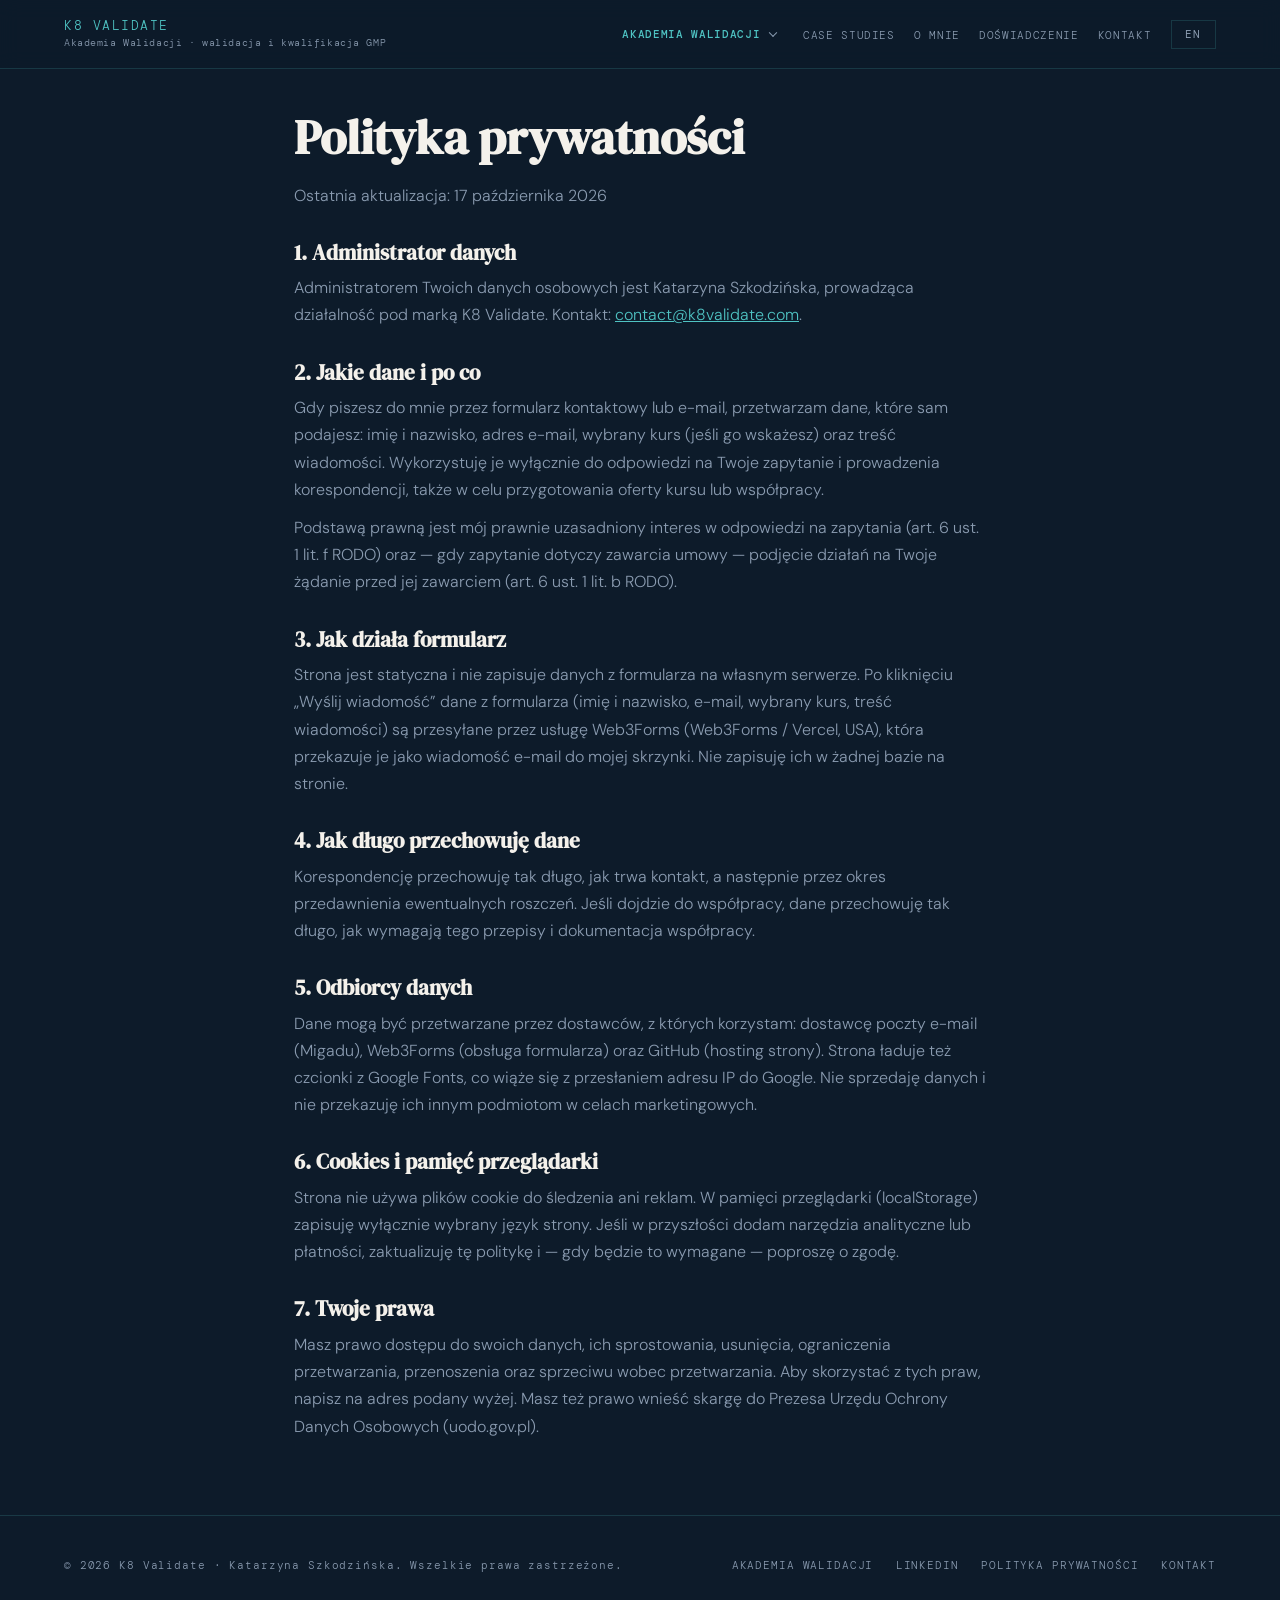
<file: polityka-prywatnosci.html>
<!DOCTYPE html>
<html lang="pl">
<head>
  <meta charset="UTF-8" />
  <meta name="viewport" content="width=device-width, initial-scale=1.0"/>
  <title data-en="Privacy Policy | K8 Validate">Polityka prywatności | K8 Validate</title>
  <meta name="description" content="Informacja o przetwarzaniu danych osobowych przez K8 Validate: formularz kontaktowy, cookies i prawa osób, których dane dotyczą." data-en="How K8 Validate processes personal data: contact form, cookies and your rights.">
  <link rel="canonical" href="https://k8validate.com/polityka-prywatnosci.html">
  <meta property="og:type" content="website">
  <meta property="og:site_name" content="K8 Validate">
  <meta property="og:title" content="Polityka prywatności | K8 Validate">
  <meta property="og:description" content="Informacja o przetwarzaniu danych osobowych przez K8 Validate: formularz kontaktowy, cookies i prawa osób, których dane dotyczą.">
  <meta property="og:url" content="https://k8validate.com/polityka-prywatnosci.html">
  <meta property="og:image" content="https://k8validate.com/assets/og-image.jpg">
  <meta name="twitter:card" content="summary_large_image">
  <link rel="preconnect" href="https://fonts.googleapis.com">
  <link href="https://fonts.googleapis.com/css2?family=DM+Serif+Display:ital@0;1&family=DM+Mono:wght@300;400;500&family=DM+Sans:wght@300;400;500&display=swap" rel="stylesheet">
  <link rel="stylesheet" href="style.css?v=7">
  <link rel="stylesheet" href="akademia.css?v=7">
  <link rel="icon" type="image/png" href="assets/favicon.png">
</head>
<body>
<!-- Wersja robocza tekstu — przed publikacją warto ją sprawdzić prawnie (dane administratora, podstawy prawne, narzędzia zewnętrzne). -->
  <nav id="main-nav">
    <a class="nav-logo" href="index.html" aria-label="K8 Validate"><span class="nav-name">K8 VALIDATE</span><span class="nav-role" data-i18n="common.brand_sub">Akademia Walidacji · walidacja i kwalifikacja GMP</span></a>
    <button class="nav-toggle" id="nav-toggle" aria-label="Menu"><span></span><span></span><span></span></button>
    <ul id="nav-links">
      <li class="has-sub">
        <a href="akademia.html" class="nav-accent" data-i18n="common.nav.akademia" onclick="closeMenu()">Akademia Walidacji</a>
        <button type="button" class="sub-toggle" aria-label="Rozwiń podstrony Akademii Walidacji" aria-expanded="false"></button>
        <ul class="submenu">
          <li><a href="akademiacleanroom.html" data-i18n="common.nav.akademia_cleanroom" onclick="closeMenu()">Cleanroom i komory UDAF / BSC</a></li>
          <li><a href="akademiatermostatyki.html" data-i18n="common.nav.akademia_mapping" onclick="closeMenu()">Mapowanie temperatury</a></li>
        </ul>
      </li>
      <li><a href="/casestudies" data-i18n="common.nav.casestudies" onclick="closeMenu()">Case Studies</a></li>
      <li><a href="/about" data-i18n="common.nav.about" onclick="closeMenu()">O mnie</a></li>
      <li><a href="index.html#experience" data-i18n="common.nav.experience" onclick="closeMenu()">Doświadczenie</a></li>
      <li><a href="index.html#contact" data-i18n="common.nav.contact" onclick="closeMenu()">Kontakt</a></li>
      <li><button type="button" class="lang-toggle" id="lang-toggle" aria-label="Zmień język / Switch language">EN</button></li>
    </ul>
  </nav>
  <main class="legal">
    <h1 data-en="Privacy Policy">Polityka prywatności</h1>
    <p data-en="Last updated: 17 October 2026">Ostatnia aktualizacja: 17 października 2026</p>
    <h2 data-en="1. Data controller">1. Administrator danych</h2><div data-en="&lt;p&gt;The controller of your personal data is Katarzyna Szkodzińska, operating under the K8 Validate brand. Contact: &lt;a href=&quot;mailto:contact@k8validate.com&quot;&gt;contact@k8validate.com&lt;/a&gt;.&lt;/p&gt;"><p>Administratorem Twoich danych osobowych jest Katarzyna Szkodzińska, prowadząca działalność pod marką K8 Validate. Kontakt: <a href="mailto:contact@k8validate.com">contact@k8validate.com</a>.</p></div>
    <h2 data-en="2. What data and why">2. Jakie dane i po co</h2><div data-en="&lt;p&gt;When you write to me through the contact form or by e-mail, I process the data you provide yourself: name, e-mail address, the course you select (if any) and the content of your message. I use it only to reply to your enquiry and to correspond with you, including preparing an offer for a course or cooperation.&lt;/p&gt;&lt;p&gt;The legal basis is my legitimate interest in answering enquiries (Art. 6(1)(f) GDPR) and, where the enquiry concerns entering into a contract, taking steps at your request before the contract is concluded (Art. 6(1)(b) GDPR).&lt;/p&gt;"><p>Gdy piszesz do mnie przez formularz kontaktowy lub e-mail, przetwarzam dane, które sam podajesz: imię i nazwisko, adres e-mail, wybrany kurs (jeśli go wskażesz) oraz treść wiadomości. Wykorzystuję je wyłącznie do odpowiedzi na Twoje zapytanie i prowadzenia korespondencji, także w celu przygotowania oferty kursu lub współpracy.</p><p>Podstawą prawną jest mój prawnie uzasadniony interes w odpowiedzi na zapytania (art. 6 ust. 1 lit. f RODO) oraz — gdy zapytanie dotyczy zawarcia umowy — podjęcie działań na Twoje żądanie przed jej zawarciem (art. 6 ust. 1 lit. b RODO).</p></div>
    <h2 data-en="3. How the form works">3. Jak działa formularz</h2><div data-en="&lt;p&gt;The site is static and does not store form data on its own server. After you click “Send message”, the form data (name, e-mail, selected course, message) is sent through the Web3Forms service (Web3Forms / Vercel, USA), which forwards it as an e-mail to my mailbox. I do not store it in any database on the site.&lt;/p&gt;"><p>Strona jest statyczna i nie zapisuje danych z formularza na własnym serwerze. Po kliknięciu „Wyślij wiadomość” dane z formularza (imię i nazwisko, e-mail, wybrany kurs, treść wiadomości) są przesyłane przez usługę Web3Forms (Web3Forms / Vercel, USA), która przekazuje je jako wiadomość e-mail do mojej skrzynki. Nie zapisuję ich w żadnej bazie na stronie.</p></div>
    <h2 data-en="4. How long I keep data">4. Jak długo przechowuję dane</h2><div data-en="&lt;p&gt;I keep correspondence for as long as we are in contact, and afterwards for the limitation period of any claims. If we work together, I keep data as long as the law and the documentation of our cooperation require.&lt;/p&gt;"><p>Korespondencję przechowuję tak długo, jak trwa kontakt, a następnie przez okres przedawnienia ewentualnych roszczeń. Jeśli dojdzie do współpracy, dane przechowuję tak długo, jak wymagają tego przepisy i dokumentacja współpracy.</p></div>
    <h2 data-en="5. Recipients">5. Odbiorcy danych</h2><div data-en="&lt;p&gt;Data may be processed by providers I use: my e-mail provider (Migadu), Web3Forms (form handling) and GitHub (site hosting). The site also loads fonts from Google Fonts, which involves sending your IP address to Google. I do not sell data or pass it to others for marketing purposes.&lt;/p&gt;"><p>Dane mogą być przetwarzane przez dostawców, z których korzystam: dostawcę poczty e-mail (Migadu), Web3Forms (obsługa formularza) oraz GitHub (hosting strony). Strona ładuje też czcionki z Google Fonts, co wiąże się z przesłaniem adresu IP do Google. Nie sprzedaję danych i nie przekazuję ich innym podmiotom w celach marketingowych.</p></div>
    <h2 data-en="6. Cookies and browser storage">6. Cookies i pamięć przeglądarki</h2><div data-en="&lt;p&gt;The site does not use cookies for tracking or advertising. In browser storage (localStorage) I save only your chosen site language. If I add analytics or payment tools in future, I will update this policy and, where required, ask for your consent.&lt;/p&gt;"><p>Strona nie używa plików cookie do śledzenia ani reklam. W pamięci przeglądarki (localStorage) zapisuję wyłącznie wybrany język strony. Jeśli w przyszłości dodam narzędzia analityczne lub płatności, zaktualizuję tę politykę i — gdy będzie to wymagane — poproszę o zgodę.</p></div>
    <h2 data-en="7. Your rights">7. Twoje prawa</h2><div data-en="&lt;p&gt;You have the right to access your data, have it rectified or erased, restrict or object to its processing, and to data portability. To exercise these rights, write to the address above. You also have the right to lodge a complaint with the Polish data protection authority (UODO, uodo.gov.pl) or your local supervisory authority.&lt;/p&gt;"><p>Masz prawo dostępu do swoich danych, ich sprostowania, usunięcia, ograniczenia przetwarzania, przenoszenia oraz sprzeciwu wobec przetwarzania. Aby skorzystać z tych praw, napisz na adres podany wyżej. Masz też prawo wnieść skargę do Prezesa Urzędu Ochrony Danych Osobowych (uodo.gov.pl).</p></div>
  </main>

  <footer>
    <p data-i18n="common.footer">© 2026 K8 Validate · Katarzyna Szkodzińska. Wszelkie prawa zastrzeżone.</p>
    <p class="foot-links"><a href="akademia.html" data-i18n="common.nav.akademia">Akademia Walidacji</a><a href="https://www.linkedin.com/in/katarzyna-szkodzi%C5%84ska-644b66b4/" target="_blank" rel="noopener">LinkedIn</a><a href="polityka-prywatnosci.html" data-i18n="common.privacy">Polityka prywatności</a><a href="index.html#contact" data-i18n="common.nav.contact">Kontakt</a></p>
  </footer>

  <script src="assets/i18n.js?v=7"></script>
  <script src="akademia.js?v=7"></script>
</body>
</html>
</file>
<file: style.css>
/* ============================================
   KATARZYNA SZKODZINSKA — VALIDATION CONSULTANT
   style.css
   ============================================ */

/* ── VARIABLES ── */
:root {
  --navy:    #0d1b2a;
  --steel:   #1c3144;
  --accent:  #4fc3c3;
  --accent2: #c8f0ef;
  --offwhite:#f4f1eb;
  --text:    #e8e4dc;
  --muted:   #8a9bb0;
  --rule:    rgba(78,195,195,0.18);
}

/* ── RESET ── */
*, *::before, *::after {
  box-sizing: border-box;
  margin: 0;
  padding: 0;
}

html { scroll-behavior: smooth; }

body {
  background-color: var(--navy);
  color: var(--text);
  font-family: 'DM Sans', sans-serif;
  font-weight: 300;
  line-height: 1.7;
  overflow-x: hidden;
}

/* ── NAV ── */
nav {
  position: fixed;
  top: 0; left: 0; right: 0;
  z-index: 100;
  display: flex;
  justify-content: space-between;
  align-items: center;
  padding: 1.2rem 5vw;
  background: rgba(13,27,42,0.92);
  backdrop-filter: blur(10px);
  border-bottom: 1px solid var(--rule);
}

.nav-logo {
  display: flex;
  flex-direction: column;
  gap: 0.2rem;
  line-height: 1.15;
  white-space: nowrap;
  flex-shrink: 0;
  margin-right: 1.5rem;
}

.nav-name {
  font-family: 'DM Mono', monospace;
  font-size: 0.8rem;
  letter-spacing: 0.12em;
  color: var(--accent);
  text-transform: uppercase;
}

.nav-role {
  font-family: 'DM Mono', monospace;
  font-size: 0.6rem;
  letter-spacing: 0.06em;
  color: var(--muted);
}

nav ul {
  list-style: none;
  display: flex;
  gap: clamp(0.8rem, 1.5vw, 1.7rem);
  align-items: center;
}

nav a {
  font-family: 'DM Mono', monospace;
  font-size: 0.68rem;
  letter-spacing: 0.06em;
  white-space: nowrap;
  text-transform: uppercase;
  color: var(--muted);
  text-decoration: none;
  transition: color 0.2s;
}

nav a:hover,
nav a.active { color: var(--accent); }
nav a.nav-accent { color: var(--accent); font-weight: 500; }
nav a.nav-logo { text-transform: none; text-decoration: none; }

/* ── NAV DROPDOWN (Akademia Walidacji) ── */
nav .has-sub { position: relative; display: flex; align-items: center; gap: 0.1rem; }

.sub-toggle {
  position: relative;
  width: 22px; height: 22px;
  background: none; border: 0;
  cursor: pointer;
  color: var(--muted);
}

.sub-toggle::before {
  content: '';
  position: absolute;
  left: 50%; top: 50%;
  width: 6px; height: 6px;
  border-right: 1.5px solid currentColor;
  border-bottom: 1.5px solid currentColor;
  transform: translate(-50%, -70%) rotate(45deg);
  transition: transform 0.2s;
}

.has-sub:hover .sub-toggle,
.has-sub:has(:focus-visible) .sub-toggle,
.has-sub.open .sub-toggle { color: var(--accent); }

.has-sub:hover .sub-toggle::before,
.has-sub.open .sub-toggle::before { transform: translate(-50%, -30%) rotate(-135deg); }

nav ul.submenu {
  position: absolute;
  top: calc(100% + 1.4rem);
  left: -1rem;
  min-width: 270px;
  display: flex;
  flex-direction: column;
  align-items: stretch;
  gap: 0;
  padding: 0.4rem 0;
  background: rgba(13,27,42,0.98);
  border: 1px solid var(--rule);
  border-top: 2px solid var(--accent);
  box-shadow: 0 14px 30px rgba(0,0,0,0.35);
  opacity: 0;
  visibility: hidden;
  transform: translateY(6px);
  transition: opacity 0.18s, transform 0.18s, visibility 0.18s;
}

/* niewidzialny mostek, żeby menu nie znikało przy zjeżdżaniu myszką */
nav ul.submenu::before { content: ''; position: absolute; left: 0; right: 0; top: -2rem; height: 2rem; }

.has-sub:hover > ul.submenu,
.has-sub:has(:focus-visible) > ul.submenu,
.has-sub.open > ul.submenu { opacity: 1; visibility: visible; transform: none; }

nav ul.submenu a { display: block; padding: 0.75rem 1.2rem; white-space: nowrap; }
nav ul.submenu a:hover,
nav ul.submenu a.active { background: rgba(79,195,195,0.08); color: var(--accent); }

/* ── LANGUAGE TOGGLE ── */
.lang-toggle {
  font-family: 'DM Mono', monospace;
  font-size: 0.7rem;
  letter-spacing: 0.1em;
  text-transform: uppercase;
  color: var(--muted);
  background: transparent;
  border: 1px solid var(--rule);
  padding: 0.4rem 0.85rem;
  cursor: pointer;
  transition: color 0.2s, border-color 0.2s;
}

.lang-toggle:hover {
  color: var(--accent);
  border-color: var(--accent);
}

/* Hamburger — hidden on desktop */
.nav-toggle {
  display: none;
  flex-direction: column;
  gap: 5px;
  cursor: pointer;
  padding: 4px;
  background: none;
  border: none;
}

.nav-toggle span {
  display: block;
  width: 24px;
  height: 2px;
  background: var(--accent);
  transition: transform 0.3s, opacity 0.3s;
}

/* ── HERO ── */
#hero {
  min-height: 100vh;
  display: flex;
  align-items: center;
  padding: 6rem 5vw 4rem;
  position: relative;
  overflow: hidden;
}

.hero-grid-bg {
  position: absolute;
  inset: 0;
  background-image:
    linear-gradient(var(--rule) 1px, transparent 1px),
    linear-gradient(90deg, var(--rule) 1px, transparent 1px);
  background-size: 60px 60px;
  mask-image: radial-gradient(ellipse 80% 80% at 50% 50%, black 40%, transparent 100%);
  -webkit-mask-image: radial-gradient(ellipse 80% 80% at 50% 50%, black 40%, transparent 100%);
}

.hero-accent-line {
  position: absolute;
  top: 38%;
  right: -80px;
  width: 420px;
  height: 1px;
  background: linear-gradient(90deg, transparent, var(--accent), transparent);
  opacity: 0.5;
}

.hero-content {
  position: relative;
  max-width: 820px;
}

.hero-tag {
  font-family: 'DM Mono', monospace;
  font-size: 0.72rem;
  letter-spacing: 0.18em;
  text-transform: uppercase;
  color: var(--accent);
  margin-bottom: 1.4rem;
  display: flex;
  align-items: center;
  gap: 0.8rem;
}

.hero-tag::before {
  content: '';
  display: inline-block;
  width: 32px;
  height: 1px;
  background: var(--accent);
  flex-shrink: 0;
}

h1 {
  font-family: 'DM Serif Display', serif;
  font-size: clamp(3rem, 7vw, 6.5rem);
  line-height: 1.05;
  color: var(--offwhite);
  margin-bottom: 1.8rem;
}

h1 em {
  font-style: italic;
  color: var(--accent);
}

.hero-sub {
  font-size: 1.05rem;
  color: var(--muted);
  max-width: 540px;
  margin-bottom: 2.8rem;
  line-height: 1.8;
}

.hero-buttons {
  display: flex;
  flex-wrap: wrap;
  gap: 1rem;
}

/* ── BUTTONS ── */
.btn {
  display: inline-block;
  padding: 0.85rem 2.2rem;
  font-family: 'DM Mono', monospace;
  font-size: 0.75rem;
  letter-spacing: 0.12em;
  text-transform: uppercase;
  text-decoration: none;
  border: 1px solid var(--accent);
  color: var(--accent);
  transition: background 0.2s, color 0.2s;
  cursor: pointer;
  background: transparent;
}

.btn:hover {
  background: var(--accent);
  color: var(--navy);
}

.btn-ghost {
  border-color: var(--muted);
  color: var(--muted);
}

.btn-ghost:hover {
  background: var(--muted);
  color: var(--navy);
}

/* ── SECTIONS SHARED ── */
section {
  padding: 7rem 5vw;
  border-top: 1px solid var(--rule);
}

.section-label {
  font-family: 'DM Mono', monospace;
  font-size: 0.7rem;
  letter-spacing: 0.2em;
  text-transform: uppercase;
  color: var(--accent);
  margin-bottom: 3rem;
  display: flex;
  align-items: center;
  gap: 0.8rem;
}

.section-label::after {
  content: '';
  flex: 1;
  max-width: 60px;
  height: 1px;
  background: var(--accent);
  opacity: 0.4;
}

h2 {
  font-family: 'DM Serif Display', serif;
  font-size: clamp(2rem, 4vw, 3.2rem);
  line-height: 1.15;
  color: var(--offwhite);
  margin-bottom: 1.5rem;
}

/* ── ABOUT ── */
.about-layout {
  display: grid;
  grid-template-columns: 1fr 1fr;
  gap: 6rem;
  align-items: start;
}

.about-text p {
  color: var(--muted);
  margin-bottom: 1.2rem;
  font-size: 1rem;
}

.about-text p strong {
  color: var(--text);
  font-weight: 500;
}

.about-stats {
  display: grid;
  grid-template-columns: 1fr 1fr;
  gap: 2rem;
  padding-top: 1rem;
}

.stat {
  border-left: 2px solid var(--accent);
  padding-left: 1.2rem;
}

.stat-number {
  font-family: 'DM Serif Display', serif;
  font-size: 2.6rem;
  color: var(--offwhite);
  line-height: 1;
}

.stat-label {
  font-family: 'DM Mono', monospace;
  font-size: 0.68rem;
  letter-spacing: 0.1em;
  text-transform: uppercase;
  color: var(--muted);
  margin-top: 0.3rem;
}

/* ── SERVICES ── */
#services { background: var(--steel); }

.services-grid {
  display: grid;
  grid-template-columns: repeat(auto-fit, minmax(260px, 1fr));
  gap: 2px;
  margin-top: 1rem;
}

.service-card {
  background: var(--navy);
  padding: 2.5rem;
  position: relative;
  overflow: hidden;
  transition: transform 0.2s;
}

.service-card:hover { transform: translateY(-4px); }

.service-card::before {
  content: '';
  position: absolute;
  top: 0; left: 0; right: 0;
  height: 2px;
  background: linear-gradient(90deg, var(--accent), transparent);
  opacity: 0;
  transition: opacity 0.2s;
}

.service-card:hover::before { opacity: 1; }

.service-icon {
  font-size: 1.8rem;
  margin-bottom: 1.2rem;
}

.service-card h3 {
  font-family: 'DM Serif Display', serif;
  font-size: 1.35rem;
  color: var(--offwhite);
  margin-bottom: 0.8rem;
}

.service-card p {
  font-size: 0.9rem;
  color: var(--muted);
  line-height: 1.75;
}

/* ── EXPERIENCE ── */
.timeline {
  max-width: 720px;
}

.timeline-item {
  display: grid;
  grid-template-columns: 160px 1fr;
  gap: 2.5rem;
  padding-bottom: 3rem;
  position: relative;
}

.timeline-item::after {
  content: '';
  position: absolute;
  left: 159px;
  top: 8px;
  bottom: 0;
  width: 1px;
  background: var(--rule);
}

.timeline-item:last-child::after { display: none; }

.timeline-date {
  font-family: 'DM Mono', monospace;
  font-size: 0.72rem;
  letter-spacing: 0.08em;
  color: var(--accent);
  text-align: right;
  padding-top: 0.2rem;
  line-height: 1.5;
}

.timeline-dot {
  position: absolute;
  left: 153px;
  top: 7px;
  width: 13px;
  height: 13px;
  border-radius: 50%;
  border: 2px solid var(--accent);
  background: var(--navy);
  flex-shrink: 0;
}

.timeline-body h3 {
  font-family: 'DM Sans', sans-serif;
  font-weight: 500;
  font-size: 1rem;
  color: var(--offwhite);
  margin-bottom: 0.2rem;
}

.timeline-company {
  font-family: 'DM Mono', monospace;
  font-size: 0.72rem;
  color: var(--muted);
  letter-spacing: 0.06em;
  margin-bottom: 0.7rem;
}

.timeline-body p {
  font-size: 0.9rem;
  color: var(--muted);
  line-height: 1.75;
}

.tags {
  display: flex;
  flex-wrap: wrap;
  gap: 0.5rem;
  margin-top: 0.8rem;
}

.tag {
  font-family: 'DM Mono', monospace;
  font-size: 0.65rem;
  letter-spacing: 0.08em;
  text-transform: uppercase;
  color: var(--accent);
  border: 1px solid var(--rule);
  padding: 0.25rem 0.65rem;
}

/* ── CONTACT ── */
#contact { background: var(--steel); }

.contact-layout {
  display: grid;
  grid-template-columns: 1fr 1fr;
  gap: 6rem;
  align-items: start;
}

.contact-info p {
  color: var(--muted);
  font-size: 0.95rem;
  margin-bottom: 2rem;
  line-height: 1.8;
}

.contact-links {
  display: flex;
  flex-direction: column;
  gap: 1rem;
}

.contact-link {
  display: flex;
  align-items: center;
  gap: 1rem;
  text-decoration: none;
  color: var(--muted);
  font-size: 0.9rem;
  transition: color 0.2s;
  word-break: break-all;
}

.contact-link:hover { color: var(--accent); }

.contact-link-icon {
  width: 36px;
  height: 36px;
  border: 1px solid var(--rule);
  display: flex;
  align-items: center;
  justify-content: center;
  font-size: 1rem;
  flex-shrink: 0;
}

.contact-form {
  display: flex;
  flex-direction: column;
  gap: 1.2rem;
}

.form-group {
  display: flex;
  flex-direction: column;
  gap: 0.4rem;
}

label {
  font-family: 'DM Mono', monospace;
  font-size: 0.68rem;
  letter-spacing: 0.12em;
  text-transform: uppercase;
  color: var(--muted);
}

input, textarea {
  background: var(--navy);
  border: 1px solid var(--rule);
  color: var(--text);
  font-family: 'DM Sans', sans-serif;
  font-size: 0.9rem;
  padding: 0.8rem 1rem;
  outline: none;
  transition: border-color 0.2s;
  resize: vertical;
  width: 100%;
  /* Prevent iOS zoom on input focus */
  font-size: 16px;
}

input:focus, textarea:focus {
  border-color: var(--accent);
}

textarea { min-height: 120px; }

/* ── FOOTER ── */
footer {
  padding: 2.5rem 5vw;
  border-top: 1px solid var(--rule);
  display: flex;
  justify-content: space-between;
  align-items: center;
  flex-wrap: wrap;
  gap: 0.8rem;
}

footer .foot-links { display: flex; flex-wrap: wrap; gap: 0.4rem 1.4rem; }
footer .foot-links a { font-family: 'DM Mono', monospace; font-size: 0.68rem; letter-spacing: 0.08em; color: var(--muted); text-decoration: none; text-transform: uppercase; }
footer .foot-links a:hover { color: var(--accent); }

footer p {
  font-family: 'DM Mono', monospace;
  font-size: 0.68rem;
  letter-spacing: 0.08em;
  color: var(--muted);
}

/* ── FADE IN ANIMATION ── */
.fade-in {
  opacity: 0;
  transform: translateY(24px);
  transition: opacity 0.6s ease, transform 0.6s ease;
}

.fade-in.visible {
  opacity: 1;
  transform: none;
}

/* ============================================
   NAV — HAMBURGER (max 1200px)
   Polish labels are long, so the full menu only fits on wide screens.
   ============================================ */
@media (max-width: 1200px) {
  .nav-toggle {
    display: flex;
    position: relative;
    z-index: 101;
  }

  nav ul {
    display: none;
    position: fixed;
    top: 0; left: 0; right: 0; bottom: 0;
    background: rgba(13,27,42,0.98);
    flex-direction: column;
    align-items: center;
    justify-content: center;
    gap: 1.8rem;
    z-index: 99;
  }

  nav ul.open { display: flex; }

  nav ul li a {
    font-size: 1.05rem;
    letter-spacing: 0.15em;
  }

  /* Akademia: podmenu rozwija się w dół pod linkiem */
  nav .has-sub { position: static; flex-wrap: wrap; justify-content: center; gap: 0.2rem; }
  .sub-toggle { width: 36px; height: 36px; }

  nav ul.submenu {
    position: static;
    display: none;
    flex-basis: 100%;
    min-width: 0;
    padding: 0.7rem 0 0;
    align-items: center;
    gap: 1.1rem;
    background: none;
    border: 0;
    box-shadow: none;
    opacity: 1;
    visibility: visible;
    transform: none;
    z-index: auto;
  }

  nav ul.submenu::before { display: none; }
  nav .has-sub.open > ul.submenu { display: flex; }

  nav ul.submenu a {
    padding: 0;
    font-size: 0.82rem;
    letter-spacing: 0.1em;
    text-align: center;
    white-space: normal;
  }

  nav ul.submenu a:hover,
  nav ul.submenu a.active { background: none; }

  /* backdrop-filter would trap the fixed menu inside the 60px bar */
  nav.open { backdrop-filter: none; }
  nav.open .nav-logo { position: relative; z-index: 101; }

  nav.open .nav-toggle span:nth-child(1) { transform: translateY(7px) rotate(45deg); }
  nav.open .nav-toggle span:nth-child(2) { opacity: 0; }
  nav.open .nav-toggle span:nth-child(3) { transform: translateY(-7px) rotate(-45deg); }
}

/* ============================================
   RESPONSIVE — TABLET (max 900px)
   ============================================ */
@media (max-width: 900px) {
  .about-layout {
    grid-template-columns: 1fr;
    gap: 3.5rem;
  }

  .contact-layout {
    grid-template-columns: 1fr;
    gap: 3.5rem;
  }
}

/* ============================================
   RESPONSIVE — MOBILE (max 640px)
   ============================================ */
@media (max-width: 640px) {

  nav { padding: 0.9rem 5vw; }
  .nav-logo { margin-right: 0.8rem; }
  .nav-name { font-size: 0.72rem; letter-spacing: 0.08em; }
  .nav-role { font-size: 0.56rem; letter-spacing: 0.03em; }

  /* Hero */
  #hero {
    padding: 7rem 5vw 4rem;
    min-height: 100svh;
  }

  .hero-tag { font-size: 0.65rem; }

  .hero-sub { font-size: 0.95rem; }

  .hero-buttons {
    flex-direction: column;
    align-items: flex-start;
  }

  .btn { width: 100%; text-align: center; }

  /* Sections */
  section { padding: 4.5rem 5vw; }

  /* About stats — 2 col still works fine on mobile */
  .about-stats { gap: 1.5rem; }

  .stat-number { font-size: 2rem; }

  /* Timeline — stack vertically */
  .timeline-item {
    grid-template-columns: 1fr;
    gap: 0.4rem;
    padding-bottom: 2.5rem;
    padding-left: 1.2rem;
    border-left: 1px solid var(--rule);
  }

  .timeline-item::after { display: none; }

  .timeline-dot {
    display: block;
    position: absolute;
    left: -7px;
    top: 4px;
    width: 12px;
    height: 12px;
  }

  .timeline-date {
    text-align: left;
    font-size: 0.68rem;
  }

  /* Footer */
  footer {
    flex-direction: column;
    align-items: flex-start;
    gap: 0.4rem;
  }

  /* Language toggle sits with the nav links inside the mobile menu */
  nav ul li .lang-toggle {
    font-size: 0.9rem;
  }
}

/* ── Wersja 6: marka K8 Validate, hero, „Kim jestem", formularz, strona prawna ── */
#hero { min-height: 88vh; }
.btn-solid { background: var(--accent); color: var(--navy); }
.btn-solid:hover { background: var(--accent2); border-color: var(--accent2); color: var(--navy); }
.hero-lead { font-family: 'DM Serif Display', serif; font-size: clamp(1.2rem, 2.2vw, 1.6rem); line-height: 1.4; color: var(--offwhite); max-width: 640px; margin-bottom: 1.2rem; }
.hero-sub { margin-bottom: 1.4rem; }
.hero-badges { font-family: 'DM Mono', monospace; font-size: 0.74rem; letter-spacing: 0.06em; color: var(--accent2); margin-bottom: 2.4rem; line-height: 1.9; }
#whoami { padding: 0 5vw 4rem; margin-top: -1rem; }
.whoami { display: flex; align-items: center; gap: 1.8rem; max-width: 980px; margin: 0 auto; padding: 1.6rem 1.8rem; border: 1px solid var(--rule); background: var(--steel); }
.whoami-photo { position: relative; flex-shrink: 0; width: 96px; height: 96px; border-radius: 50%; overflow: hidden; background: linear-gradient(135deg, color-mix(in srgb, var(--accent) 30%, var(--steel)), var(--navy)); display: flex; align-items: center; justify-content: center; border: 1px solid var(--accent); }
.whoami-photo span { font-family: 'DM Serif Display', serif; font-size: 1.8rem; color: var(--offwhite); }
.whoami-photo img { position: absolute; inset: 0; width: 100%; height: 100%; object-fit: cover; object-position: center 18%; z-index: 1; }
.whoami-photo:not(.no-img) span { visibility: hidden; }
.whoami-text { flex: 1; min-width: 0; }
.whoami-label { font-family: 'DM Mono', monospace; font-size: 0.66rem; letter-spacing: 0.16em; text-transform: uppercase; color: var(--accent); margin-bottom: 0.3rem; }
.whoami-text h2 { font-size: 1.6rem; margin-bottom: 0.1rem; color: var(--offwhite); }
.whoami-role { color: var(--accent2); font-size: 0.95rem; margin-bottom: 0.5rem; }
.whoami-text p:last-child { color: var(--muted); font-size: 0.92rem; max-width: 560px; }
.stat-number.compact { font-size: 1.5rem; padding-top: 0.5rem; }
select { background: var(--navy); border: 1px solid var(--rule); color: var(--text); font-family: 'DM Sans', sans-serif; font-size: 16px; padding: 0.8rem 1rem; width: 100%; outline: none; transition: border-color 0.2s; }
select:focus { border-color: var(--accent); }
.form-note { font-size: 0.78rem; line-height: 1.6; color: var(--muted); }
.form-note a { color: var(--accent); }
.legal { max-width: 820px; margin: 0 auto; padding: 7rem 5vw 4rem; }
.legal h1 { font-size: clamp(2rem, 4.5vw, 3rem); margin-bottom: 1.2rem; }
.legal h2 { font-size: 1.3rem; margin: 2rem 0 0.6rem; color: var(--offwhite); }
.legal p, .legal li { color: var(--muted); margin-bottom: 0.7rem; }
.legal ul { margin: 0 0 1rem 1.3rem; }
.legal a { color: var(--accent); }
@media (max-width: 640px) {
  .whoami { flex-direction: column; text-align: center; align-items: center; padding: 1.4rem 1.2rem; }
  .whoami-text p:last-child { margin: 0 auto; }
  .hero-badges { font-size: 0.68rem; }
  #hero { min-height: 0; }
}

/* ---- Contact form status ---- */
.form-status { min-height: 1.2em; margin: 0; font-size: 0.9rem; line-height: 1.5; }
.form-status.ok { color: #1f7a4d; font-weight: 600; }
.form-status.err { color: #b3261e; font-weight: 600; }
#send-btn:disabled { opacity: .6; cursor: progress; }
</file>
<file: akademia.css>
/* ============================================
   AKADEMIA WALIDACJI — wspólne style podstron
   (akademia.html, akademiacleanroom.html, akademiatermostatyki.html)
   Ładuj PO style.css
   ============================================ */

/* --tone = kolor wypełnień; --tone-text = wersja do tekstu, ramek i markerów (czytelna na granacie);
   --on-tone = kolor tekstu na plakietce; --tint/--tint2 = siła zabarwienia tła paneli */
body.ak { --tone: var(--accent); }
body.ak, [data-tone] { --tone-text: var(--tone); --on-tone: var(--navy); --tint: 5%; --tint2: 10%; }
[data-tone="teal"] { --tone: #4fc3c3; }
[data-tone="blue"] { --tone: #6fb1ff; }
[data-tone="gold"] { --tone: #ffc40c; }
[data-tone="green"] { --tone: #5fd38d; }
[data-tone="klein"] { --tone: #002FA7; --tone-text: #5b8cff; --on-tone: #fff; --tint: 18%; --tint2: 32%; }

.ak-main { padding-top: 4.6rem; }
.ak-block { padding: 5rem 5vw; border-top: 1px solid var(--rule); }
.ak-main > .ak-block:first-child { border-top: 0; }

a:focus-visible, button:focus-visible { outline: 2px solid var(--tone-text, var(--accent)); outline-offset: 3px; }

/* ── Placeholder na zdjęcia (obraz opcjonalny: znika sam, gdy brak pliku) ── */
.ph {
  position: relative;
  overflow: hidden;
  aspect-ratio: 16 / 9;
  background:
    linear-gradient(var(--rule) 1px, transparent 1px) 0 0 / 28px 28px,
    linear-gradient(90deg, var(--rule) 1px, transparent 1px) 0 0 / 28px 28px,
    linear-gradient(135deg, color-mix(in srgb, var(--tone) 22%, var(--steel)), var(--steel));
  display: flex; align-items: center; justify-content: center;
}
.ph::after {
  content: attr(data-ph);
  font-family: 'DM Mono', monospace; font-size: 0.62rem; letter-spacing: 0.1em;
  text-transform: uppercase; color: var(--muted); opacity: 0.8; text-align: center; padding: 0 1rem;
}
.ph img { position: absolute; inset: 0; width: 100%; height: 100%; object-fit: cover; z-index: 1; }

/* ── Banner Akademii ── */
.ak-banner { position: relative; overflow: hidden; text-align: center; padding: 5rem 5vw 4.5rem; border-bottom: 1px solid var(--rule); }
.ak-banner-inner { position: relative; max-width: 760px; margin: 0 auto; }
.ak-logo img { display: block; margin: 0 auto 1.6rem; max-height: 120px; max-width: min(440px, 85%); }
.ak-wordmark { font-family: 'DM Serif Display', serif; font-weight: 400; font-size: clamp(2.6rem, 6.5vw, 4.8rem); line-height: 1.05; color: var(--offwhite); margin-bottom: 1.2rem; }
.ak-wordmark em { font-style: italic; color: var(--accent); }
.ak-logo:not(.no-img) .ak-wordmark { position: absolute; width: 1px; height: 1px; overflow: hidden; clip-path: inset(50%); margin: 0; }
.ak-lead { color: var(--muted); font-size: 1.05rem; max-width: 560px; margin: 0 auto; line-height: 1.8; }

/* ── Karty ścieżek ── */
.paths { display: grid; grid-template-columns: 1fr 1fr; gap: 1.5rem; }
.path-card {
  display: flex; flex-direction: column; color: inherit; text-decoration: none;
  border: 1px solid color-mix(in srgb, var(--tone-text) 35%, transparent);
  background: color-mix(in srgb, var(--tone) var(--tint), var(--navy));
  transition: border-color 0.2s, transform 0.2s;
}
.path-card:hover { border-color: var(--tone-text); transform: translateY(-3px); }
.path-body { padding: 1.8rem; display: flex; flex-direction: column; gap: 0.9rem; flex: 1; }
.path-body h3 { font-family: 'DM Serif Display', serif; font-weight: 400; font-size: 1.7rem; line-height: 1.2; color: var(--offwhite); }
.path-body p { color: var(--muted); font-size: 0.95rem; }
.pts { list-style: none; display: grid; gap: 0.35rem; }
.pts li { position: relative; padding-left: 1.1rem; font-size: 0.88rem; color: var(--muted); line-height: 1.55; }
.pts li::before { content: ''; position: absolute; left: 0; top: 0.7em; width: 6px; height: 1px; background: var(--tone-text); }
.cta { margin-top: auto; padding-top: 0.6rem; font-family: 'DM Mono', monospace; font-size: 0.72rem; letter-spacing: 0.12em; text-transform: uppercase; color: var(--tone-text); }
.path-card:hover .cta { text-decoration: underline; text-underline-offset: 6px; }

/* ── O Akademii ── */
.about2 { display: grid; grid-template-columns: 1fr 1fr; gap: 5rem; align-items: start; }
.about2 p { color: var(--muted); margin-bottom: 1.1rem; }
.benefits { display: grid; gap: 1.6rem; }
.benefit { border-left: 2px solid var(--accent); padding-left: 1.2rem; }
.benefit h3 { font-family: 'DM Sans', sans-serif; font-weight: 500; font-size: 1rem; color: var(--offwhite); margin-bottom: 0.2rem; }
.benefit p { font-size: 0.9rem; margin: 0; }

/* ── Pozostałe kursy ── */
.courses { display: grid; grid-template-columns: repeat(3, 1fr); gap: 1.5rem; }
.course { display: flex; flex-direction: column; background: var(--steel); border: 1px solid var(--rule); color: inherit; text-decoration: none; transition: border-color 0.2s; }
.course:hover { border-color: var(--accent); }
.course .ph { aspect-ratio: 3 / 2; }
.course-body { padding: 1.4rem; display: flex; flex-direction: column; gap: 0.6rem; flex: 1; }
.course-body h3 { font-family: 'DM Serif Display', serif; font-weight: 400; font-size: 1.3rem; color: var(--offwhite); }
.course-body p { font-size: 0.88rem; color: var(--muted); }
.course-body .tag { align-self: flex-start; }

/* ── Podstrona ścieżki ── */
.pw-head { padding: 3.5rem 5vw 2.5rem; max-width: 1200px; margin: 0 auto; }
.crumb { font-family: 'DM Mono', monospace; font-size: 0.7rem; letter-spacing: 0.1em; text-transform: uppercase; color: var(--muted); text-decoration: none; }
.crumb:hover { color: var(--accent); }
.pw-title { font-family: 'DM Serif Display', serif; font-weight: 400; font-size: clamp(2rem, 4.6vw, 3.6rem); line-height: 1.1; color: var(--offwhite); margin: 1.2rem 0 1rem; }
.pw-sub { color: var(--muted); font-size: 1.05rem; max-width: 640px; }
.pw-note { margin-top: 2rem; max-width: 640px; border-left: 2px solid var(--accent); padding: 0.4rem 0 0.4rem 1.2rem; font-size: 0.92rem; color: var(--muted); }
.pw-note strong { color: var(--offwhite); font-weight: 500; }
.pw-note ul { margin: 0.4rem 0 0.5rem 1.1rem; }
.pw-body { max-width: 1200px; margin: 0 auto; padding: 0 5vw 4rem; }

.start { display: flex; justify-content: center; margin: 0.5rem 0 1.5rem; }
.start span { font-family: 'DM Mono', monospace; font-size: 0.78rem; letter-spacing: 0.12em; text-transform: uppercase; border: 1px solid var(--accent); color: var(--accent); padding: 0.6rem 1.6rem; }
.join { width: 1px; height: 2.2rem; margin: 0 auto; background: linear-gradient(var(--rule), var(--accent)); }

.branch { --c: 3; border: 1px solid color-mix(in srgb, var(--tone-text) 40%, transparent); background: color-mix(in srgb, var(--tone) var(--tint), var(--navy)); padding: 1.8rem; }
.branch-head { margin-bottom: 1.4rem; }
.branch-head h2 { font-size: clamp(1.5rem, 2.6vw, 2rem); margin-bottom: 0.3rem; color: var(--offwhite); }
.branch-head h2::before { content: ''; display: inline-block; width: 10px; height: 10px; background: var(--tone-text); margin-right: 0.7rem; }
.branch-head p { color: var(--muted); font-size: 0.92rem; }
.branch.c4 { --c: 4; }
.branch.c1 { --c: 1; }
.branch.c2 { --c: 2; }
.fork { display: grid; grid-template-columns: 1fr 1fr; gap: 1.5rem; }
.fork .branch { --c: 1; }

.tiles { display: grid; grid-template-columns: repeat(var(--c), minmax(0, 1fr)); gap: 1rem; }
.effect { margin-top: 1.2rem; padding: 0.8rem 1rem; font-size: 0.9rem; color: var(--muted); background: color-mix(in srgb, var(--tone) var(--tint2), transparent); border-left: 2px solid var(--tone-text); }
.effect strong { color: var(--offwhite); font-weight: 500; margin-right: 0.4rem; }
.stage-note { color: var(--muted); font-size: 0.95rem; margin: -0.6rem 0 1.4rem; max-width: 560px; }

/* kafelek */
.tile { position: relative; isolation: isolate; cursor: pointer; display: flex; flex-direction: column; gap: 0.8rem; padding: 1rem; background: var(--steel); border: 1px solid var(--rule); transition: border-color 0.2s, transform 0.2s; }
.tile:hover, .tile:focus-within { border-color: var(--tone-text); transform: translateY(-3px); }
.tile-code { align-self: flex-start; font-family: 'DM Mono', monospace; font-size: 0.78rem; font-weight: 500; letter-spacing: 0.06em; background: var(--tone); color: var(--on-tone); padding: 0.15rem 0.6rem; }
.tile .ph { aspect-ratio: 16 / 10; }
.tile h3 { font-family: 'DM Serif Display', serif; font-weight: 400; font-size: 1.2rem; line-height: 1.25; color: var(--offwhite); margin-bottom: 0.5rem; }
.tile-more { margin-top: auto; align-self: flex-start; background: none; border: 0; padding: 0; cursor: pointer; font-family: 'DM Mono', monospace; font-size: 0.7rem; letter-spacing: 0.12em; text-transform: uppercase; color: var(--tone-text); }
.tile-more::after { content: ''; position: absolute; inset: 0; z-index: 2; } /* cały kafelek jest klikalny */
.tile-more span { margin-left: 0.4rem; font-size: 0.9rem; }
.tile-full { display: none; }

.tile.wide { display: grid; grid-template-columns: 260px 1fr; grid-template-areas: "img top" "img body" "img more"; grid-template-rows: auto 1fr auto; column-gap: 1.5rem; row-gap: 0.7rem; }
.tile.wide .tile-code { grid-area: top; }
.tile.wide .ph { grid-area: img; aspect-ratio: auto; min-height: 150px; }
.tile.wide .tile-body { grid-area: body; }
.tile.wide .tile-more { grid-area: more; }

.stages { max-width: 860px; margin: 0 auto; }
.stage { --c: 1; border: 1px solid color-mix(in srgb, var(--tone-text) 40%, transparent); background: color-mix(in srgb, var(--tone) var(--tint), var(--navy)); padding: 1.2rem; }
.stage .tile { background: var(--steel); }
.ems { display: flex; flex-wrap: wrap; align-items: center; gap: 0.6rem 2rem; padding: 1.1rem 1.4rem; border: 1px dashed var(--rule); }
.ems h3 { font-family: 'DM Serif Display', serif; font-weight: 400; font-size: 1.2rem; color: var(--offwhite); }
.ems .pts { grid-auto-flow: column; gap: 1.4rem; }
.decision { text-align: center; margin: 0 auto; font-family: 'DM Mono', monospace; font-size: 0.78rem; letter-spacing: 0.06em; color: var(--navy); background: #ffc40c; padding: 0.7rem 1.4rem; max-width: max-content; }
.loop { margin: 1.5rem auto 0; max-width: 860px; border: 1px solid #ffc40c; padding: 1.2rem 1.5rem; }
.loop strong { color: var(--offwhite); font-weight: 500; }
.loop ul { margin: 0.5rem 0 0 1.2rem; color: var(--muted); font-size: 0.92rem; }

.pw-links { margin-top: 3rem; }
.pw-links h2 { font-size: 1.4rem; margin-bottom: 1rem; }
.chips { display: grid; grid-template-columns: repeat(auto-fit, minmax(210px, 1fr)); gap: 0.8rem; }
.chip { padding: 0.9rem 1rem; border: 1px solid var(--rule); font-size: 0.85rem; color: var(--muted); }
.chip strong { display: block; color: var(--accent); font-family: 'DM Mono', monospace; font-weight: 500; font-size: 0.78rem; letter-spacing: 0.04em; margin-bottom: 0.15rem; }
.goal { margin-top: 1.5rem; padding: 1.1rem 1.4rem; border: 1px solid var(--accent); background: color-mix(in srgb, var(--accent) 8%, transparent); color: var(--text); }
.goal strong { color: var(--accent); font-family: 'DM Mono', monospace; letter-spacing: 0.1em; margin-right: 0.6rem; font-weight: 500; }

/* ── Okno ze szczegółami kafelka ── */
#tile-dialog { margin: auto; padding: 0; width: min(780px, 92vw); max-height: 86vh; background: var(--navy); color: var(--text); border: 1px solid var(--tone-text); flex-direction: column; overflow: hidden; }
#tile-dialog[open] { display: flex; animation: dlg-in 0.22s ease; }
#tile-dialog::backdrop { background: rgba(5, 12, 20, 0.82); backdrop-filter: blur(3px); }
@keyframes dlg-in { from { opacity: 0; transform: translateY(14px); } to { opacity: 1; transform: none; } }
.dlg-head { display: flex; align-items: center; gap: 1rem; padding: 1.1rem 1.4rem; border-bottom: 1px solid var(--rule); background: var(--steel); flex-shrink: 0; }
.dlg-head h3 { flex: 1; font-family: 'DM Serif Display', serif; font-weight: 400; font-size: 1.4rem; line-height: 1.2; color: var(--offwhite); }
.dlg-close { width: 40px; height: 40px; flex-shrink: 0; background: none; border: 1px solid var(--rule); color: var(--text); font-size: 1.4rem; line-height: 1; cursor: pointer; }
.dlg-close:hover { border-color: var(--tone-text); color: var(--tone-text); }
.dlg-body { overflow-y: auto; overscroll-behavior: contain; padding: 1.6rem 1.4rem 2rem; -webkit-overflow-scrolling: touch; }
.dlg-body h4 { font-family: 'DM Sans', sans-serif; font-weight: 500; font-size: 1.05rem; color: var(--offwhite); margin: 1.6rem 0 0.5rem; }
.dlg-body h4:first-child { margin-top: 0; }
.dlg-body p { color: var(--muted); margin-bottom: 0.9rem; max-width: 68ch; }
.dlg-body ul { margin: 0 0 1rem 1.2rem; color: var(--muted); }
.dlg-body .btn { margin-top: 1rem; }

.fork .tiles { max-width: 400px; }
.tiles .loop { margin: 0; max-width: none; padding: 1.2rem; }
.effect + .effect { margin-top: 0.6rem; }

/* ── Treść kursu: opis na kafelku i w oknie ── */
.tile-desc { font-size: 0.88rem; color: var(--muted); line-height: 1.6; margin-bottom: 0.8rem; }
.meta { list-style: none; display: grid; gap: 0.25rem; padding-top: 0.7rem; border-top: 1px solid var(--rule); font-size: 0.8rem; color: var(--muted); line-height: 1.45; }
.meta b, .facts b { display: inline-block; min-width: 4.6rem; margin-right: 0.4rem; font-family: 'DM Mono', monospace; font-weight: 400; font-size: 0.66rem; letter-spacing: 0.08em; text-transform: uppercase; color: var(--tone-text); }
.dlg-body .dlg-sub { font-family: 'DM Mono', monospace; font-size: 0.78rem; letter-spacing: 0.03em; line-height: 1.6; color: var(--tone-text); margin-bottom: 1.1rem; }
.dlg-body .facts { list-style: none; margin: 0 0 1.5rem; padding: 0.9rem 1rem; display: grid; gap: 0.3rem; font-size: 0.9rem; color: var(--muted); border-left: 2px solid var(--tone-text); background: color-mix(in srgb, var(--tone) var(--tint2), transparent); }
.dlg-body li { margin-bottom: 0.35rem; line-height: 1.6; }
.dlg-body .checks { list-style: none; margin-left: 0; }
.dlg-body .checks li { position: relative; padding-left: 1.5rem; }
.dlg-body .checks li::before { content: '✓'; position: absolute; left: 0; color: var(--tone-text); }

/* ── Okno kursu: box, zagadnienia, powiązane kursy ── */
.tile .pts { margin-bottom: 0.9rem; }
.tile .pts li { font-size: 0.85rem; }
.dlg-body .dlg-box { margin: 1.4rem 0; padding: 1rem 1.2rem; border: 1px solid var(--tone-text); background: color-mix(in srgb, var(--tone) var(--tint2), transparent); }
.dlg-body .dlg-box strong { display: block; margin-bottom: 0.4rem; font-family: 'DM Serif Display', serif; font-weight: 400; font-size: 1.2rem; line-height: 1.3; color: var(--offwhite); }
.dlg-body .dlg-box p { margin: 0; color: var(--text); }
.dlg-body details { border-top: 1px solid var(--rule); }
.dlg-body details:last-of-type { border-bottom: 1px solid var(--rule); }
.dlg-body summary { display: flex; justify-content: space-between; align-items: center; gap: 1rem; padding: 0.85rem 0; cursor: pointer; list-style: none; font-weight: 500; color: var(--offwhite); }
.dlg-body summary::-webkit-details-marker { display: none; }
.dlg-body summary::after { content: '+'; flex-shrink: 0; font-size: 1.3rem; line-height: 1; color: var(--tone-text); }
.dlg-body details[open] summary::after { content: '\2013'; }
.dlg-body details > p, .dlg-body details > ul { margin-bottom: 1rem; }
.dlg-body .related { list-style: none; margin-left: 0; }
.dlg-body .related li { padding: 0.7rem 0; border-top: 1px solid var(--rule); color: var(--muted); font-size: 0.92rem; }
.dlg-body .related a { color: var(--tone-text); font-weight: 500; text-decoration: none; }
.dlg-body .related a:hover { text-decoration: underline; text-underline-offset: 4px; }
.dlg-body .dlg-soon { margin-top: 2rem; padding: 1.2rem; border: 1px dashed var(--tone-text); }
.dlg-body .dlg-soon strong { display: block; margin-bottom: 0.3rem; color: var(--offwhite); }
.dlg-body .dlg-soon p { margin-bottom: 0.5rem; }

/* ── Responsive ── */
@media (max-width: 1000px) {
  .branch, .branch.c4 { --c: 2; }
  .fork { grid-template-columns: 1fr; }
}
@media (max-width: 900px) {
  .paths, .about2 { grid-template-columns: 1fr; }
  .about2 { gap: 3rem; }
}
@media (max-width: 800px) {
  .courses { grid-template-columns: 1fr; }
  .tile.wide { grid-template-columns: 1fr; grid-template-areas: "top" "img" "body" "more"; }
  .tile.wide .ph { aspect-ratio: 16 / 10; min-height: 0; }
  .ems .pts { grid-auto-flow: row; gap: 0.35rem; }
}
@media (max-width: 640px) {
  .ak-main { padding-top: 4rem; }
  .ak-block { padding: 3.5rem 5vw; }
  .ak-banner { padding: 3.5rem 5vw 3rem; }
  .pw-head { padding: 2.2rem 5vw 1.8rem; }
  .pw-body { padding-bottom: 3rem; }
  .branch, .branch.c4, .branch.c2 { --c: 1; padding: 1.1rem; }
  .stage { padding: 0.9rem; }
  .path-body { padding: 1.3rem; }
  /* okno jako arkusz od dołu, prawie na cały ekran */
  #tile-dialog { margin: auto 0 0; width: 100%; max-width: 100%; max-height: 92dvh; border-left: 0; border-right: 0; border-bottom: 0; }
  .dlg-head { padding: 0.9rem 1rem; }
  .dlg-head h3 { font-size: 1.2rem; }
  .dlg-body { padding: 1.3rem 1rem 2.5rem; }
  .btn { width: 100%; text-align: center; }
}
@media (prefers-reduced-motion: reduce) {
  #tile-dialog[open] { animation: none; }
  .tile, .path-card { transition: none; }
}

/* ── Dodatki: wersja 6 ── */
.tile-top { display: flex; flex-wrap: wrap; align-items: center; gap: 0.4rem; }
.tile.wide .tile-top { grid-area: top; }
.qr { font-family: 'DM Mono', monospace; font-size: 0.66rem; font-weight: 500; letter-spacing: 0.08em; padding: 0.12rem 0.5rem; border: 1px solid var(--tone-text); color: var(--tone-text); background: color-mix(in srgb, var(--tone) 14%, transparent); }
.qr.opt { border-style: dashed; background: none; }
.legend { margin-top: 1.4rem; max-width: 760px; font-size: 0.86rem; color: var(--muted); line-height: 2; }
.legend .qr { color: var(--accent); border-color: var(--accent); background: none; }
.pw-lead { color: var(--text); font-size: 1.05rem; max-width: 640px; margin-top: 0.8rem; }
.legend-line { font-family: 'DM Mono', monospace; font-size: 0.72rem; letter-spacing: 0.04em; line-height: 1.8; border-top: 1px solid var(--rule); padding-top: 1rem; margin-top: 1.4rem; }
a.start { text-decoration: none; }
a.start:hover span { background: var(--accent); color: var(--navy); }
.forkbar { display: flex; flex-direction: column; align-items: center; gap: 0.3rem; text-align: center; padding: 0.9rem 1.2rem; border: 1px solid var(--accent); background: color-mix(in srgb, var(--accent) 8%, transparent); }
.forkbar strong { font-family: 'DM Mono', monospace; font-size: 0.78rem; letter-spacing: 0.12em; text-transform: uppercase; font-weight: 500; color: var(--accent); }
.forkbar span { font-size: 0.88rem; color: var(--muted); max-width: 640px; }
.fork3 { grid-template-columns: repeat(3, minmax(0, 1fr)); }
.fork3 .tiles { max-width: none; }
.rq-block { border: 1px solid color-mix(in srgb, var(--tone-text) 40%, transparent); background: color-mix(in srgb, var(--tone) var(--tint), var(--navy)); padding: 1.6rem 1.8rem; }
.rq-block h3 { font-family: 'DM Serif Display', serif; font-weight: 400; font-size: 1.5rem; color: var(--offwhite); margin-bottom: 0.4rem; }
.rq-block p { color: var(--muted); margin-bottom: 1.1rem; }
.rq-btns { display: flex; flex-wrap: wrap; gap: 0.7rem; }
.rq-btn { display: inline-block; padding: 0.7rem 1.1rem; border: 1px solid var(--tone-text); color: var(--offwhite); text-decoration: none; font-size: 0.86rem; transition: background 0.2s, color 0.2s; }
.rq-btn:hover { background: var(--tone); color: var(--navy); }
.endcard { display: flex; flex-direction: column; align-items: center; gap: 0.3rem; text-align: center; text-decoration: none; padding: 1.4rem; border: 1px solid var(--accent); background: color-mix(in srgb, var(--accent) 8%, transparent); transition: background 0.2s; }
.endcard:hover { background: color-mix(in srgb, var(--accent) 16%, transparent); }
.endcard strong { font-family: 'DM Serif Display', serif; font-weight: 400; font-size: 1.4rem; color: var(--offwhite); }
.endcard span { font-family: 'DM Mono', monospace; font-size: 0.78rem; letter-spacing: 0.08em; color: var(--accent); }
.tiles4 { --c: 4; }
.tiles2 { --c: 2; }
.ak-block > h2 { margin-bottom: 0.8rem; }
.cta-band { text-align: center; }
.cta-band p { color: var(--muted); max-width: 520px; margin: 0 auto 1.6rem; }
@media (max-width: 1000px) {
  .tiles4 { --c: 2; }
  .fork3 { grid-template-columns: 1fr; }
  .fork3 .tiles { max-width: 460px; }
}
@media (max-width: 640px) {
  .tiles4, .tiles2 { --c: 1; }
  .rq-block { padding: 1.2rem; }
  .rq-btn { width: 100%; text-align: center; }
}

.tiles .loop { align-self: start; }
</file>
